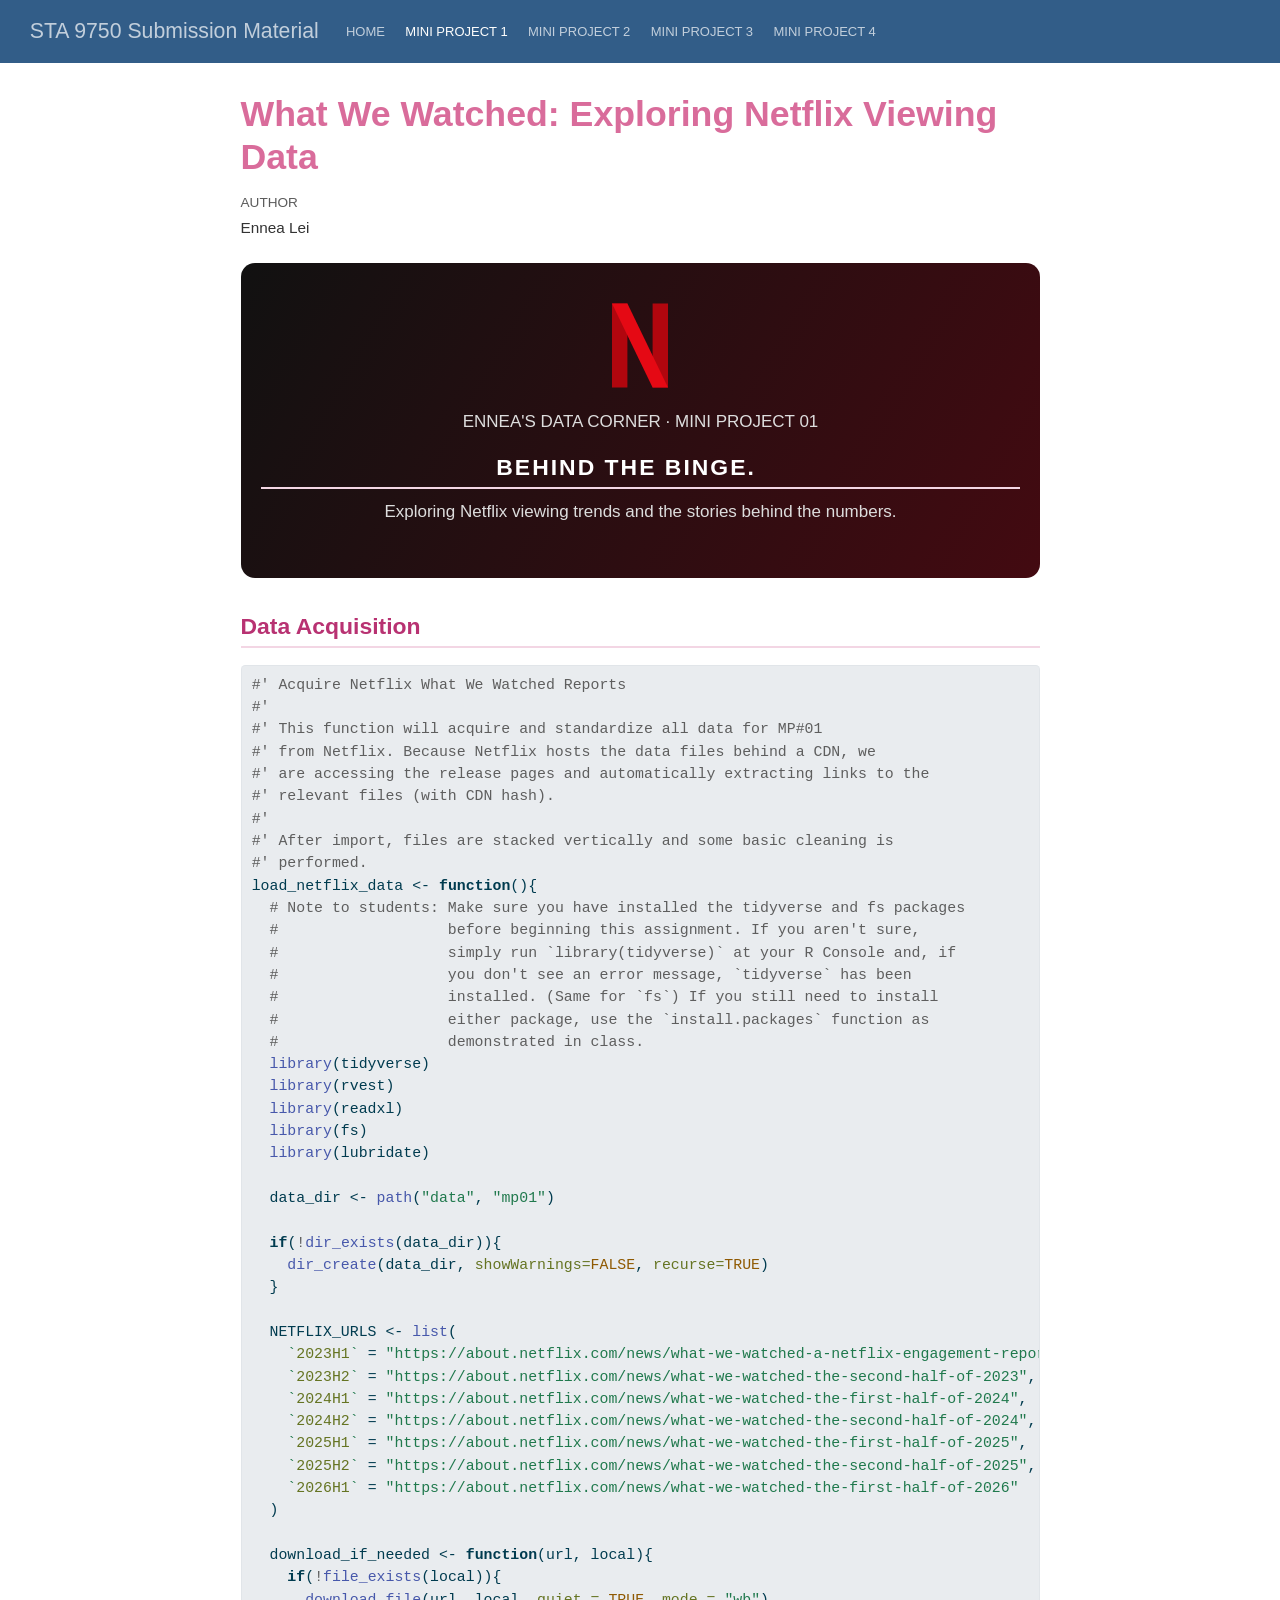
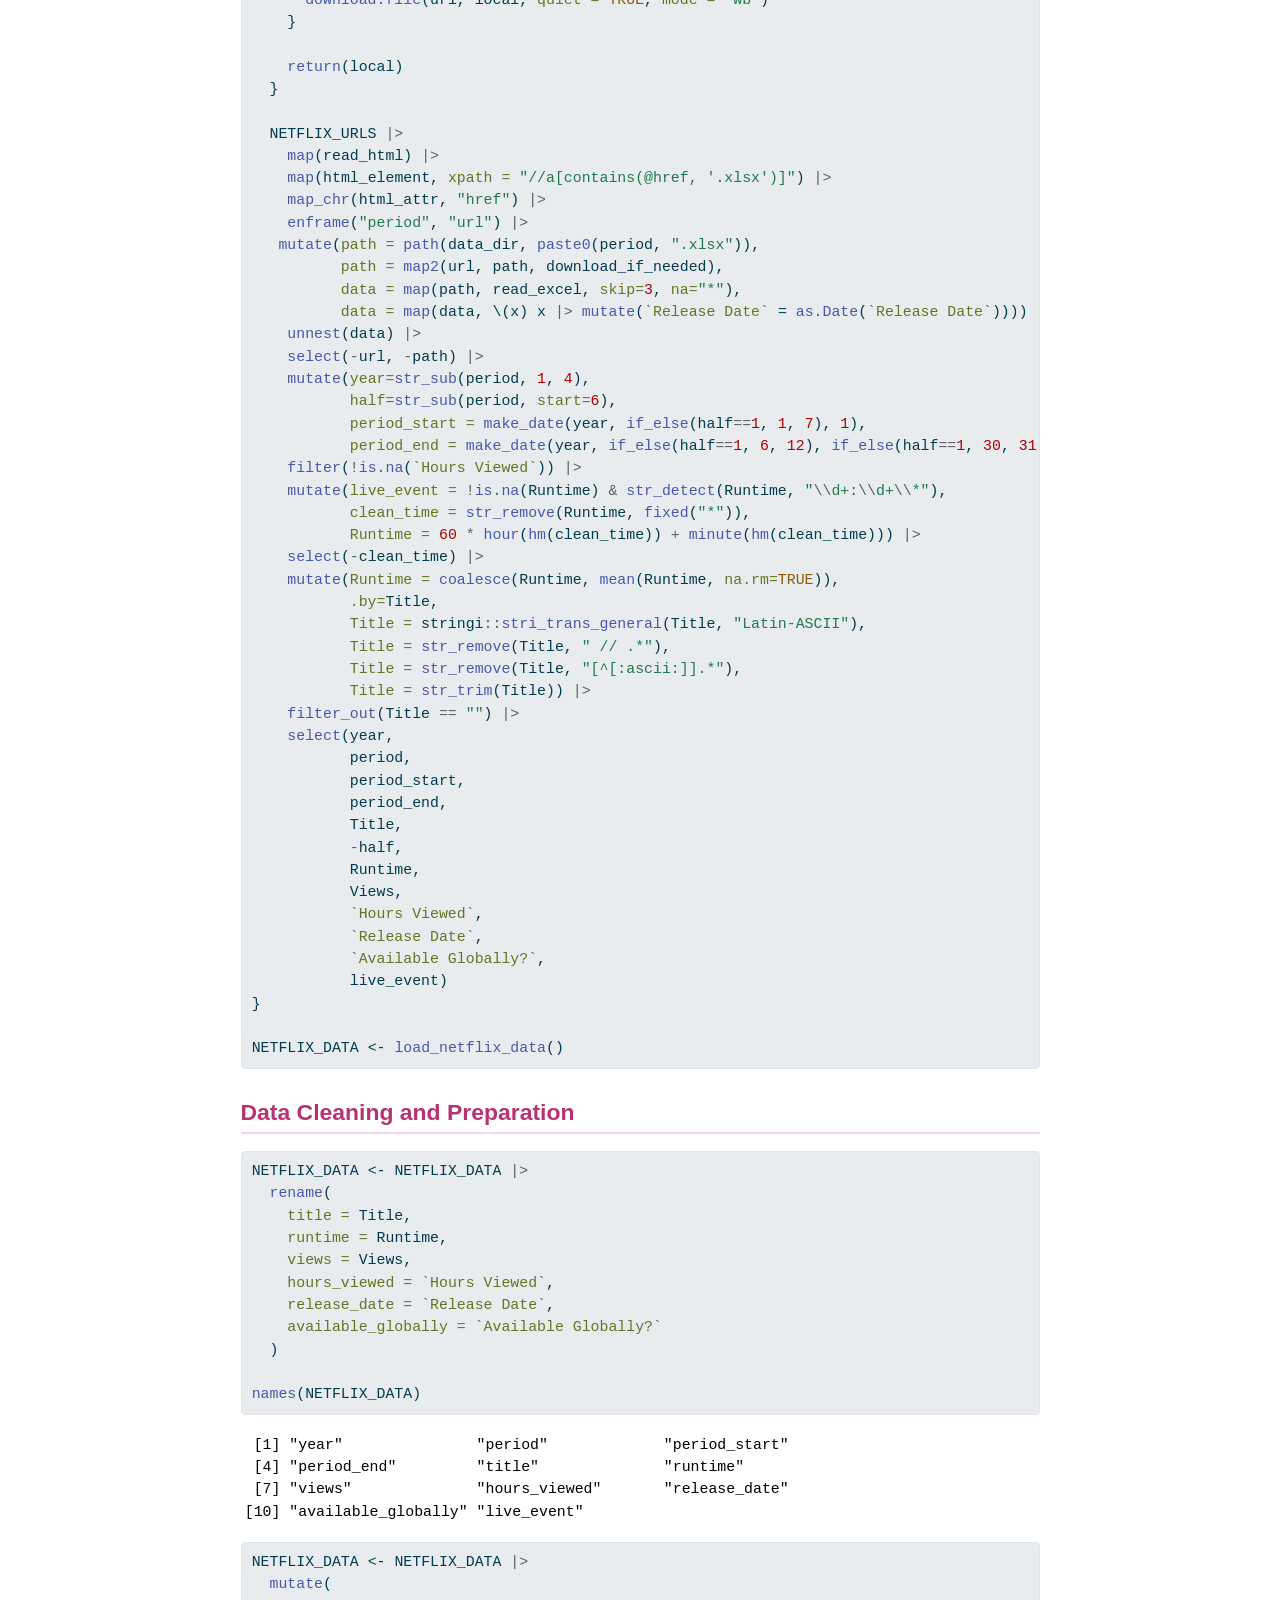
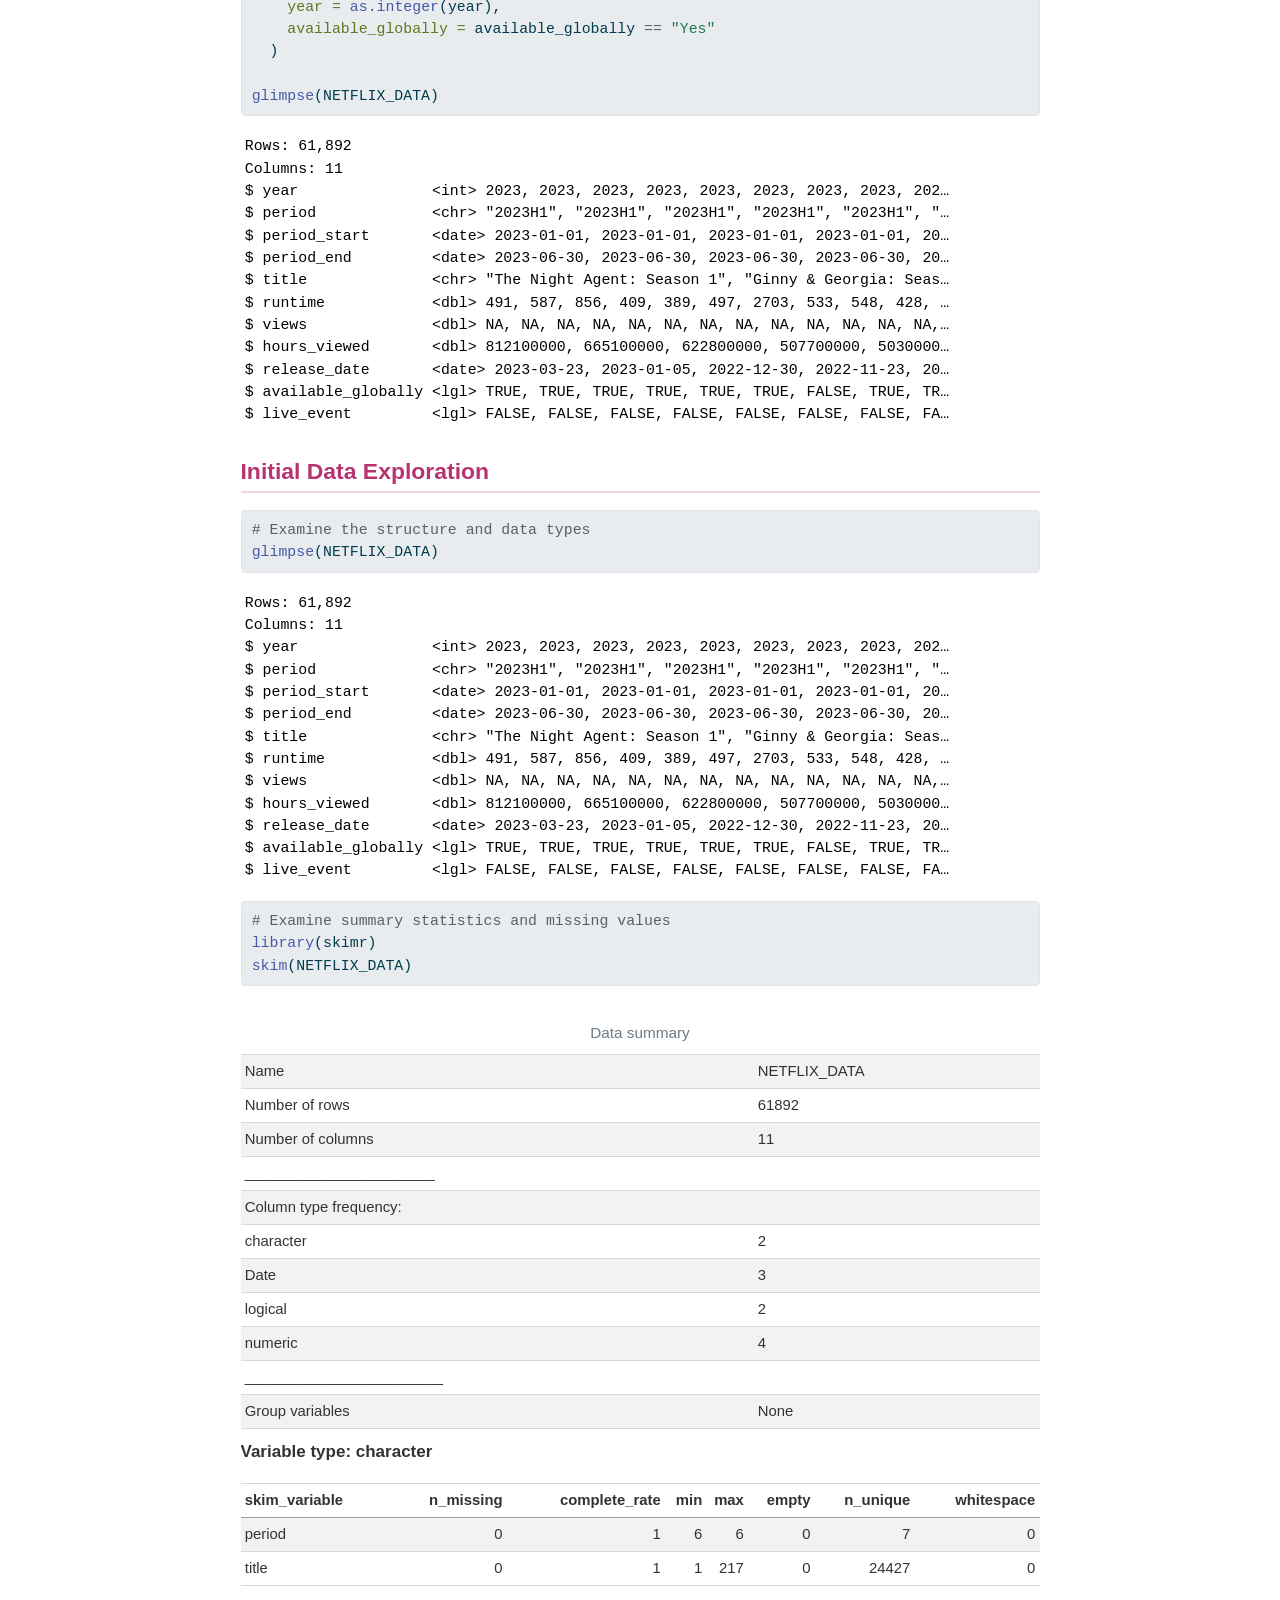
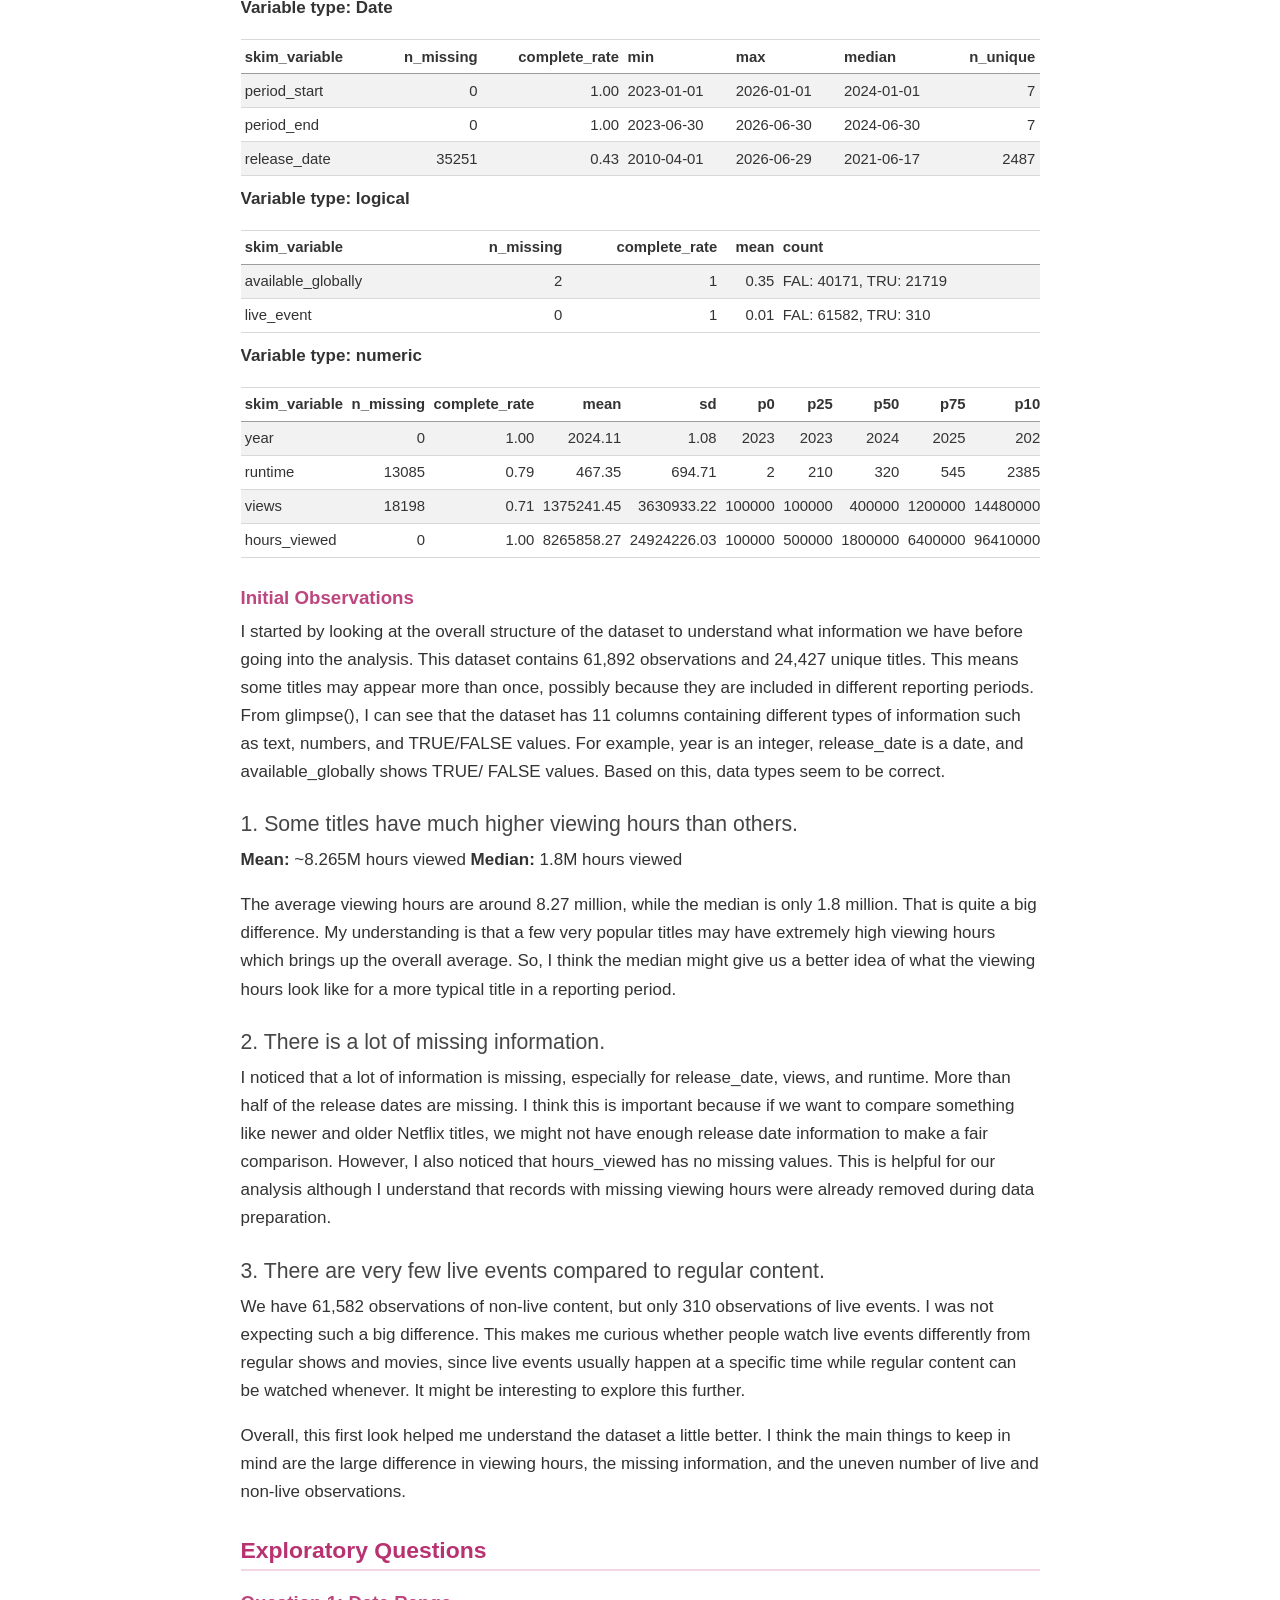
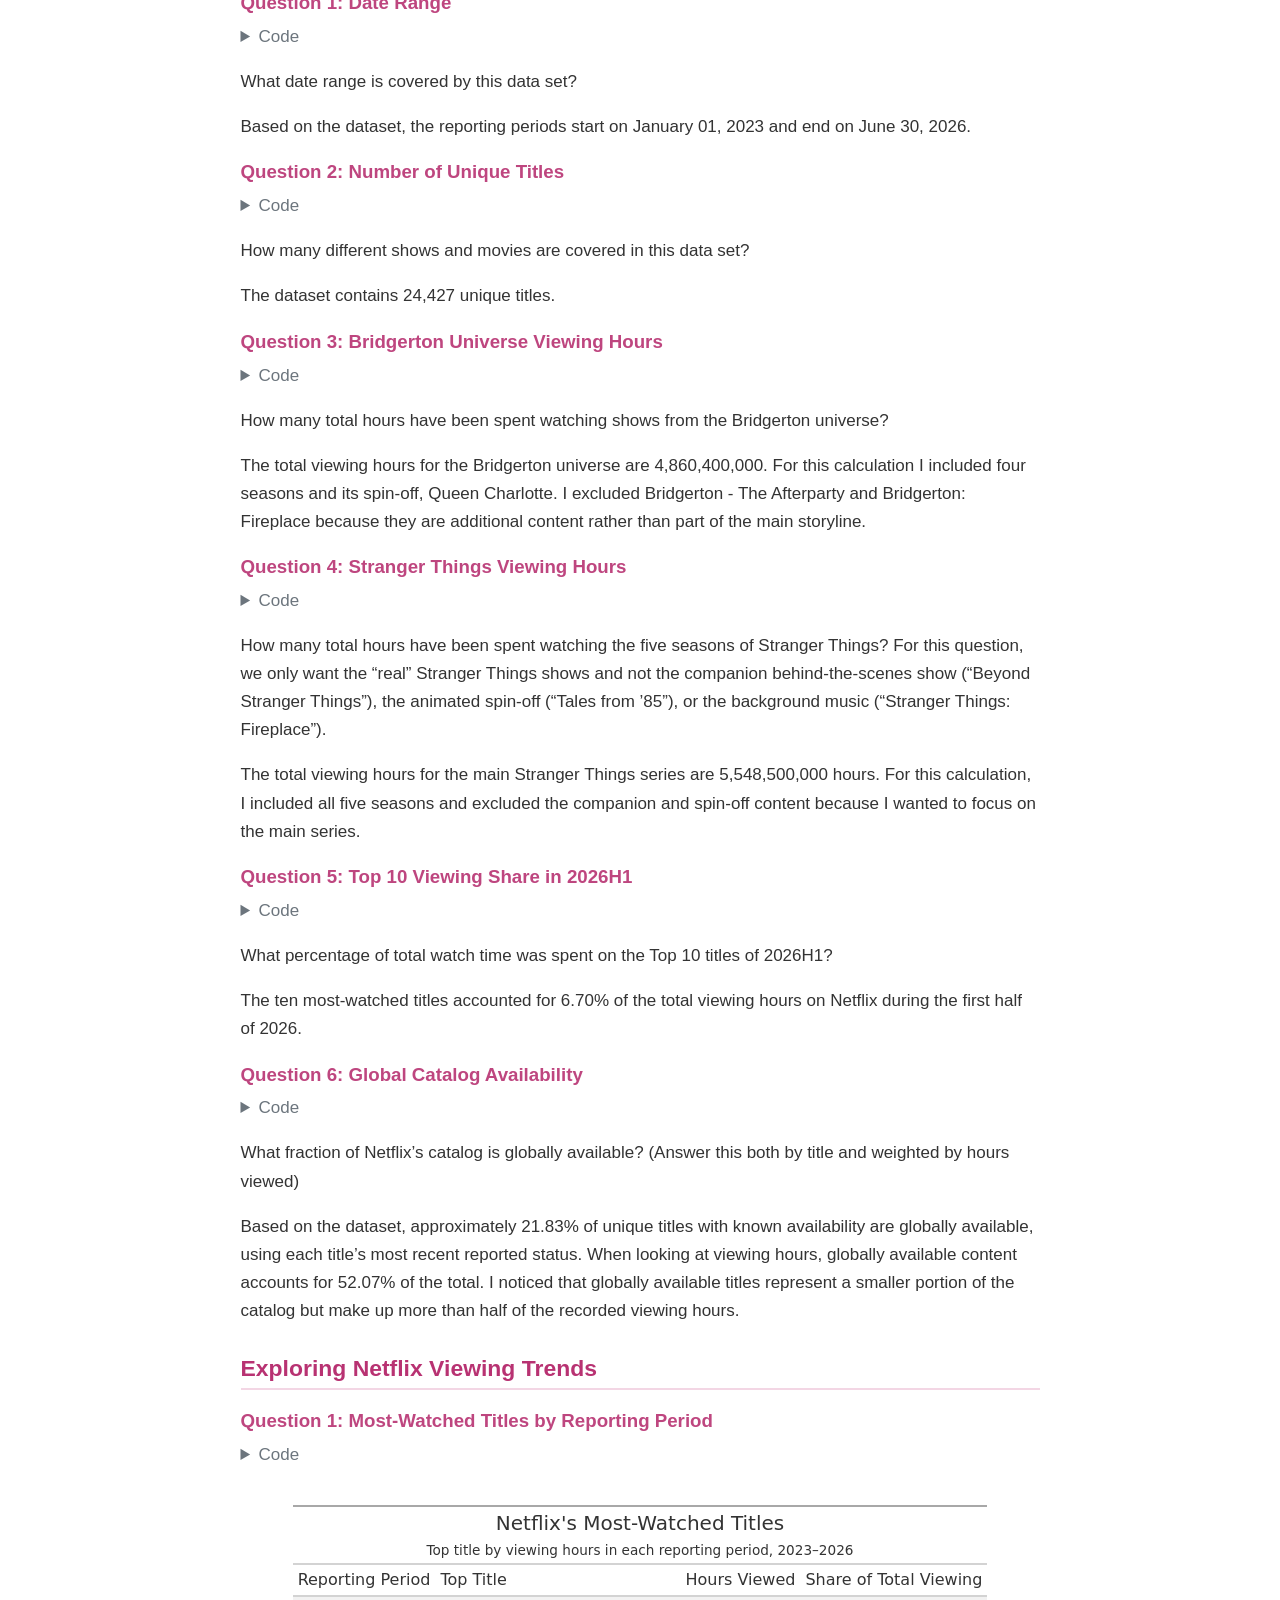
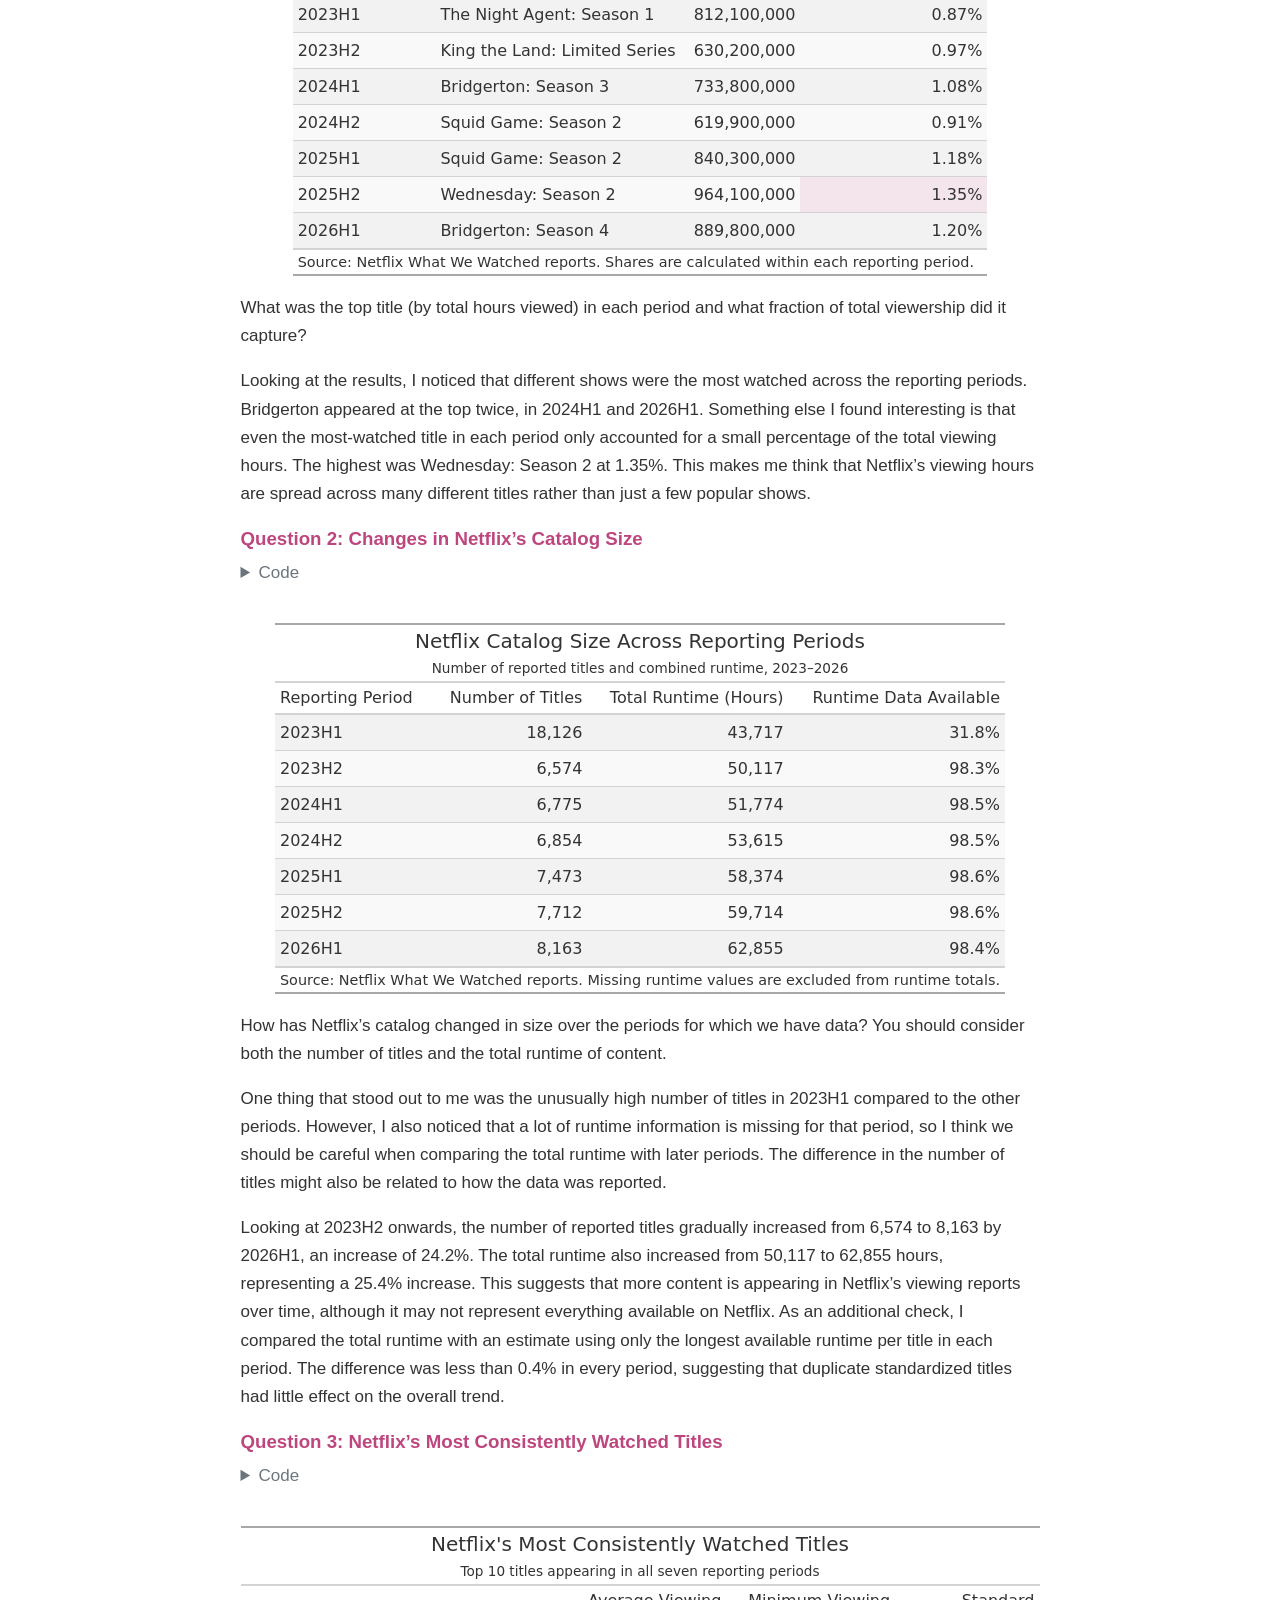
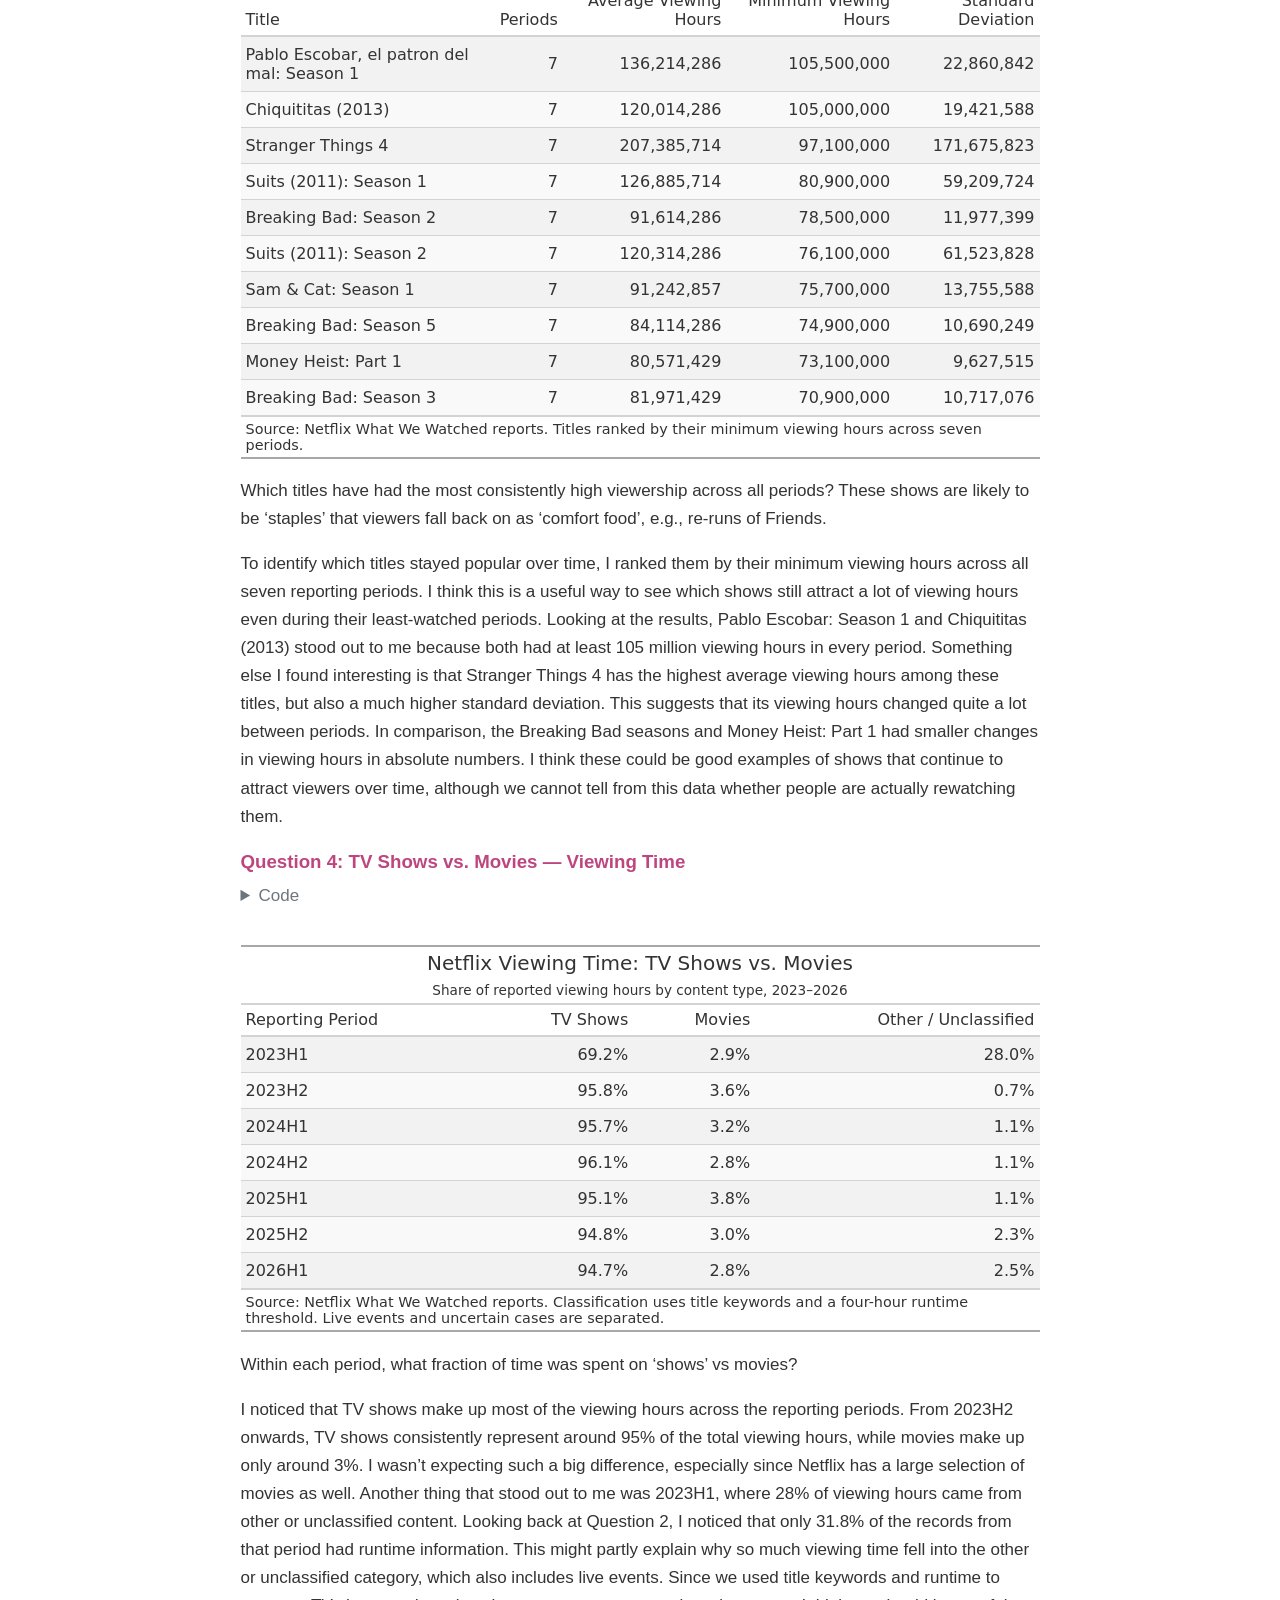
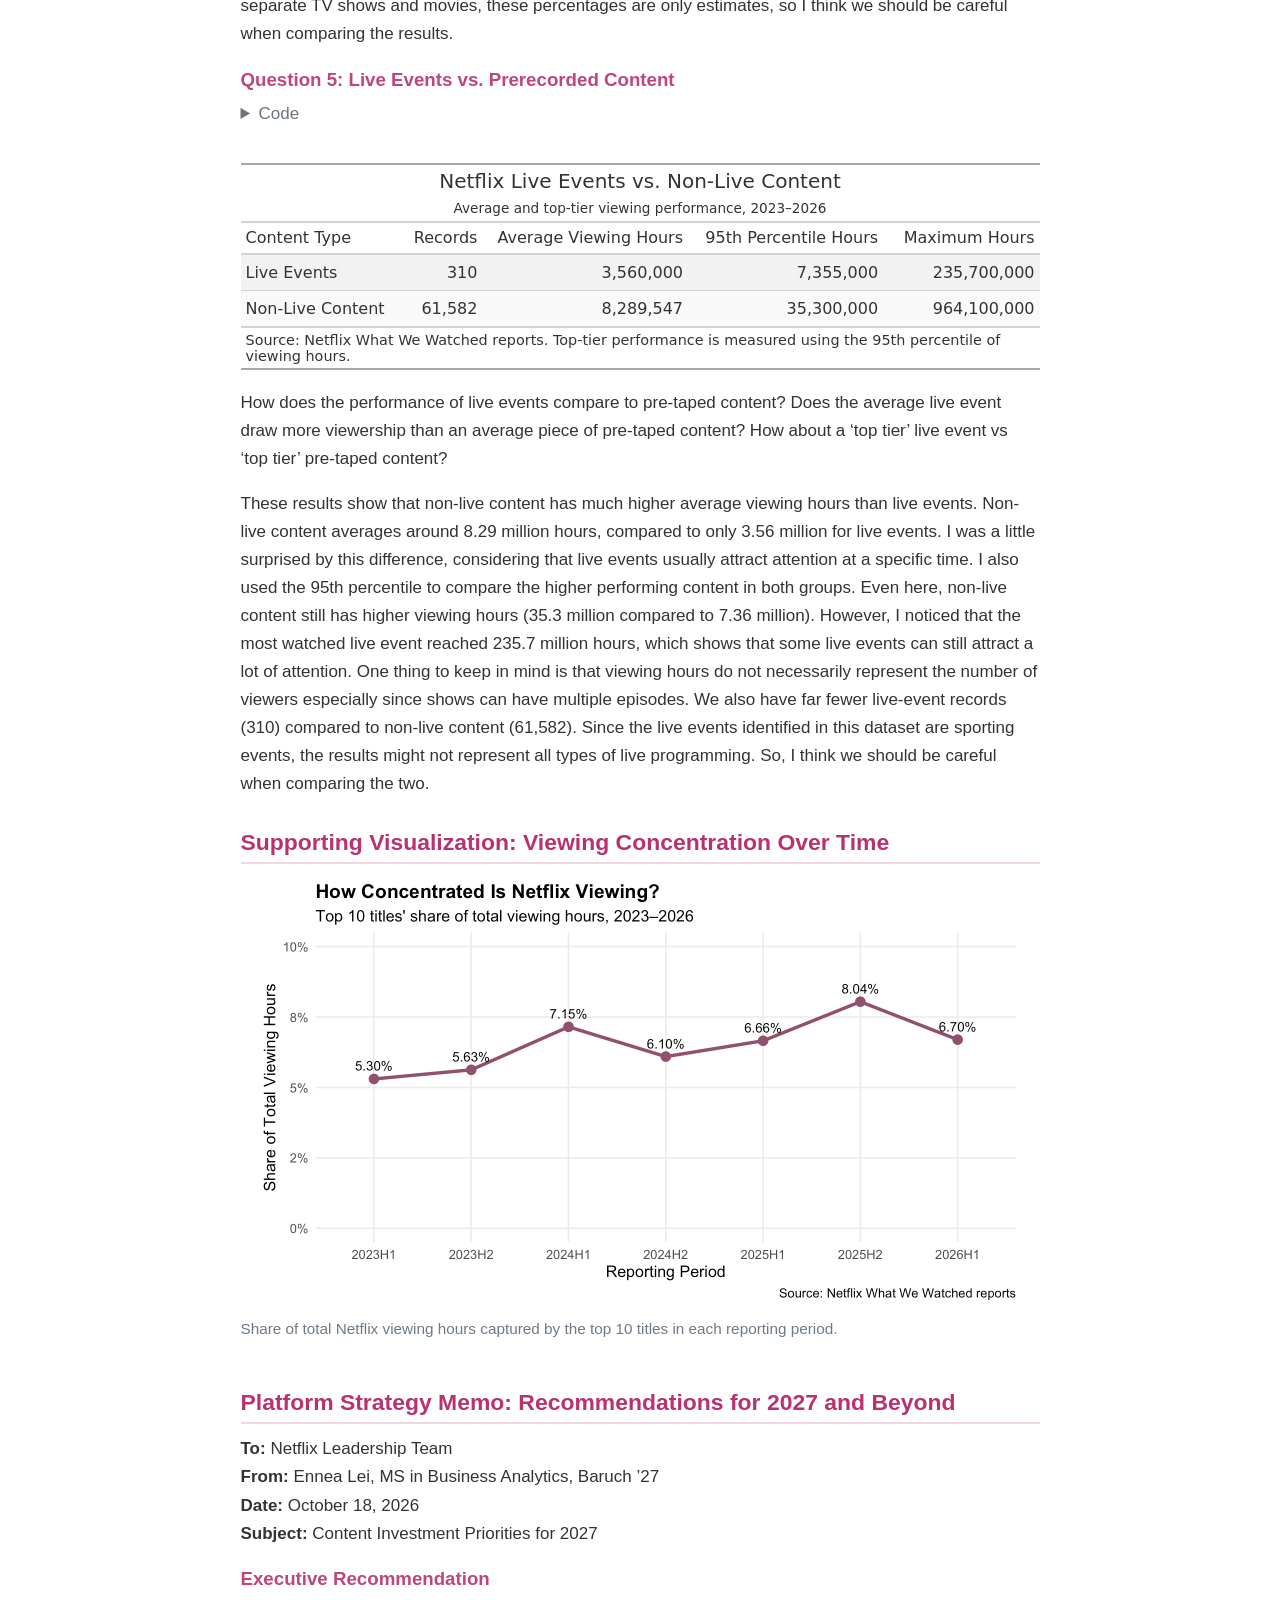
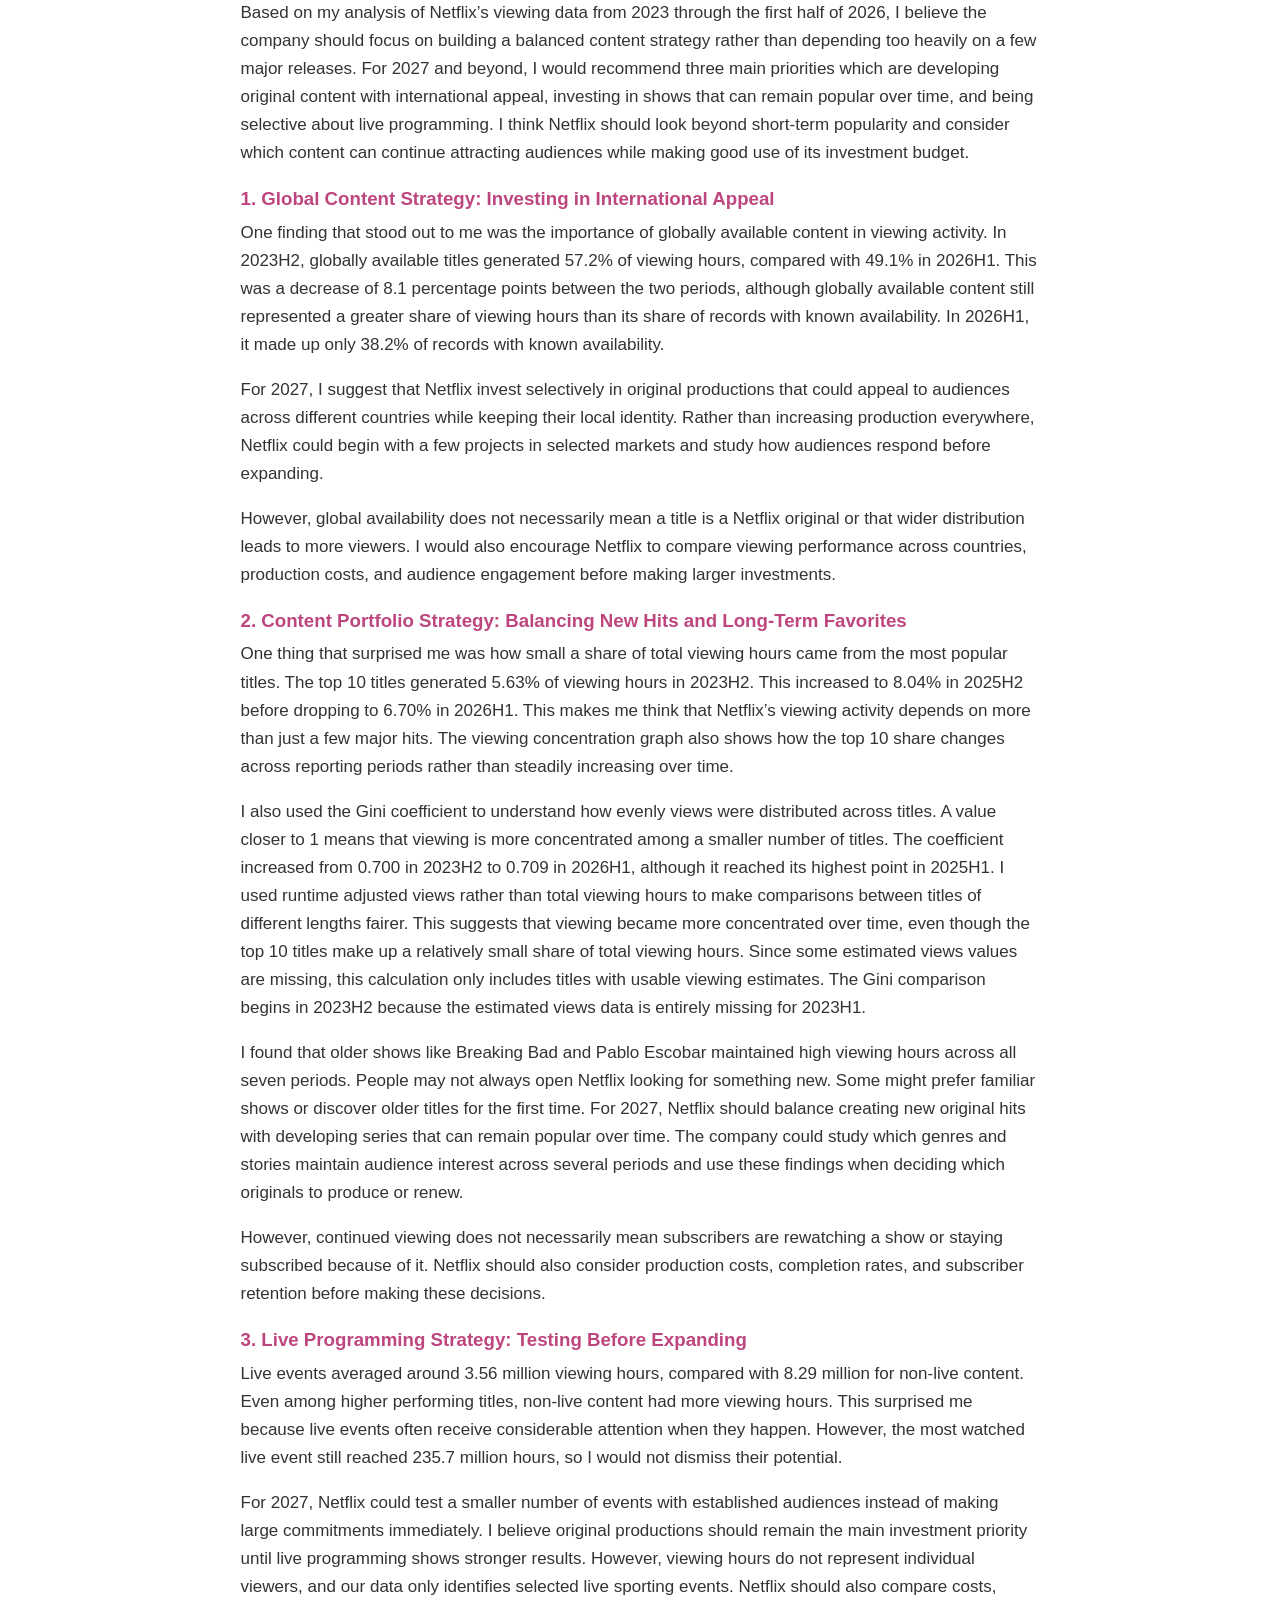
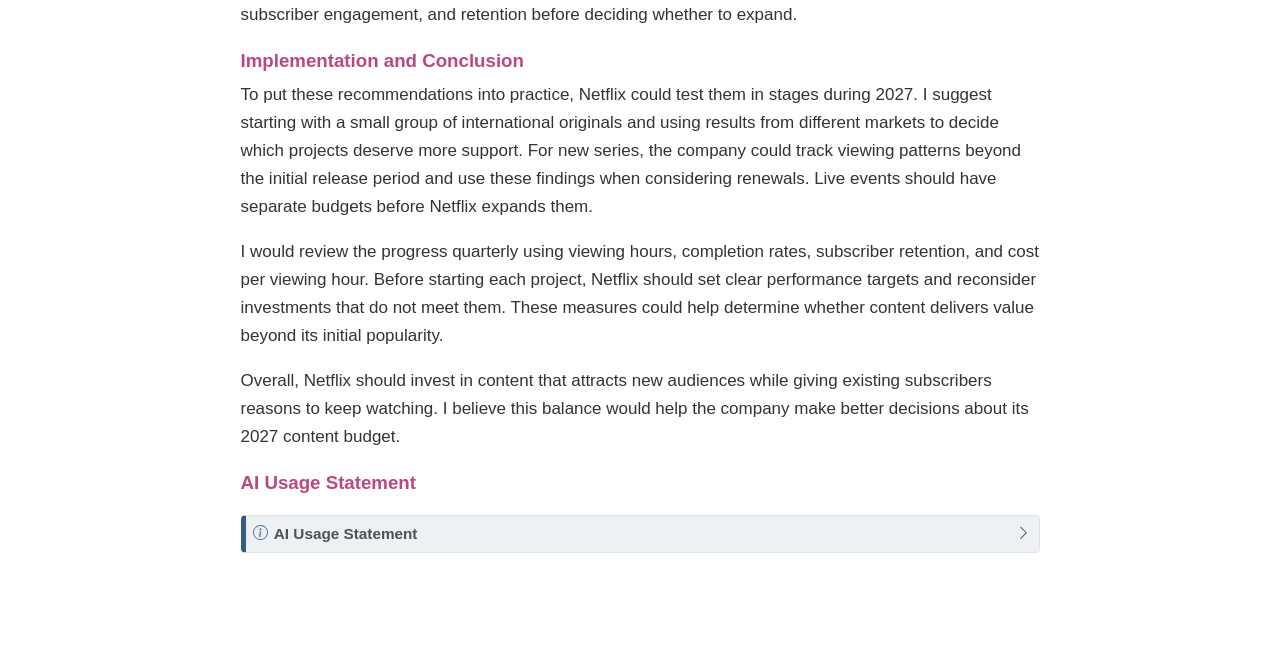
<file: docs/mp01.html>
<!DOCTYPE html>
<html xmlns="http://www.w3.org/1999/xhtml" lang="en" xml:lang="en"><head>

<meta charset="utf-8">
<meta name="generator" content="quarto-1.10.18">

<meta name="viewport" content="width=device-width, initial-scale=1.0, user-scalable=yes">

<meta name="author" content="Ennea Lei">

<title>What We Watched: Exploring Netflix Viewing Data – STA 9750 Submission Material</title>
<style>
/* Default styles provided by pandoc.
** See https://pandoc.org/MANUAL.html#variables-for-html for config info.
*/
span.smallcaps{font-variant: small-caps;}
div.columns{display: flex; gap: 1.5em;}
div.column{flex: auto;}
@media screen {
div.columns{gap: min(4vw, 1.5em);}
div.column{overflow-x: auto;}
}
div.hanging-indent{margin-left: 1.5em; text-indent: -1.5em;}
ul.task-list{list-style: none;}
ul.task-list li input[type="checkbox"] {
  width: 0.8em;
  margin: 0 0.8em 0.2em -1em; /* quarto-specific, see https://github.com/quarto-dev/quarto-cli/issues/4556 */ 
  vertical-align: middle;
}
/* CSS for syntax highlighting */
html { -webkit-text-size-adjust: 100%; }
pre > code.sourceCode { white-space: pre; position: relative; }
pre > code.sourceCode > span { display: inline-block; line-height: 1.25; }
pre > code.sourceCode > span:empty { height: 1.2em; }
.sourceCode { overflow: visible; }
code.sourceCode > span { color: inherit; text-decoration: inherit; }
div.sourceCode { margin: 1em 0; }
pre.sourceCode { margin: 0; }
@media screen {
div.sourceCode { overflow: auto; }
}
@media print {
pre > code.sourceCode { white-space: pre-wrap; }
pre > code.sourceCode > span { text-indent: -5em; padding-left: 5em; }
}
pre.numberSource code
  { counter-reset: source-line 0; }
pre.numberSource code > span
  { position: relative; left: -4em; counter-increment: source-line; }
pre.numberSource code > span > a:first-child::before
  { content: counter(source-line);
    position: relative; left: -1em; text-align: right; vertical-align: baseline;
    border: none; display: inline-block;
    -webkit-touch-callout: none; -webkit-user-select: none;
    -khtml-user-select: none; -moz-user-select: none;
    -ms-user-select: none; user-select: none;
    padding: 0 4px; width: 4em;
  }
pre.numberSource { margin-left: 3em;  padding-left: 4px; }
div.sourceCode
  {   }
@media screen {
pre > code.sourceCode > span > a:first-child::before { text-decoration: underline; }
}
</style>


<script src="site_libs/quarto-nav/quarto-nav.js"></script>
<script src="site_libs/quarto-nav/headroom.min.js"></script>
<script src="site_libs/clipboard/clipboard.min.js"></script>
<script src="site_libs/quarto-search/autocomplete.umd.js"></script>
<script src="site_libs/quarto-search/fuse.min.js"></script>
<script src="site_libs/quarto-search/quarto-search.js"></script>
<meta name="quarto:offset" content="./">
<script src="site_libs/quarto-html/quarto.js" type="module"></script>
<script src="site_libs/quarto-html/tabsets/tabsets.js" type="module"></script>
<script src="site_libs/quarto-html/popper.min.js"></script>
<script src="site_libs/quarto-html/tippy.umd.min.js"></script>
<script src="site_libs/quarto-html/anchor.min.js"></script>
<link href="site_libs/quarto-html/tippy.css" rel="stylesheet">
<link href="site_libs/quarto-html/quarto-syntax-highlighting-64a204ab8560d761af7679ceaba22944.css" rel="stylesheet" id="quarto-text-highlighting-styles">
<script src="site_libs/bootstrap/bootstrap.min.js"></script>
<link href="site_libs/bootstrap/bootstrap-icons.css" rel="stylesheet">
<link href="site_libs/bootstrap/bootstrap-ecffb29ab86c51f33a5c8b4be15da6e0.min.css" rel="stylesheet" append-hash="true" id="quarto-bootstrap" data-mode="light">
<script id="quarto-search-options" type="application/json">{
  "location": "navbar",
  "copy-button": false,
  "collapse-after": 3,
  "panel-placement": "end",
  "type": "overlay",
  "limit": 50,
  "keyboard-shortcut": [
    "f",
    "/",
    "s"
  ],
  "show-item-context": false,
  "language": {
    "search-no-results-text": "No results",
    "search-matching-documents-text": "matching documents",
    "search-copy-link-title": "Copy link to search",
    "search-hide-matches-text": "Hide additional matches",
    "search-more-match-text": "more match in this document",
    "search-more-matches-text": "more matches in this document",
    "search-clear-button-title": "Clear",
    "search-text-placeholder": "",
    "search-detached-cancel-button-title": "Cancel",
    "search-submit-button-title": "Submit",
    "search-label": "Search"
  }
}</script>


<link rel="stylesheet" href="styles.css">
</head>

<body class="nav-fixed fullcontent quarto-light">

<div id="quarto-search-results"></div>
  <header id="quarto-header" class="headroom fixed-top">
    <nav class="navbar navbar-expand-lg " data-bs-theme="dark">
      <div class="navbar-container container-fluid">
      <div class="navbar-brand-container mx-auto">
    <a class="navbar-brand" href="./index.html">
    <span class="navbar-title">STA 9750 Submission Material</span>
    </a>
  </div>
          <button class="navbar-toggler" type="button" data-bs-toggle="collapse" data-bs-target="#navbarCollapse" aria-controls="navbarCollapse" role="menu" aria-expanded="false" aria-label="Toggle navigation" onclick="if (window.quartoToggleHeadroom) { window.quartoToggleHeadroom(); }">
  <span class="navbar-toggler-icon"></span>
</button>
          <div class="collapse navbar-collapse" id="navbarCollapse">
            <ul class="navbar-nav navbar-nav-scroll me-auto">
  <li class="nav-item">
    <a class="nav-link" href="./index.html"> 
<span class="menu-text">Home</span></a>
  </li>  
  <li class="nav-item">
    <a class="nav-link active" href="./mp01.html" aria-current="page"> 
<span class="menu-text">Mini Project 1</span></a>
  </li>  
  <li class="nav-item">
    <a class="nav-link" href="./mp02.html"> 
<span class="menu-text">Mini Project 2</span></a>
  </li>  
  <li class="nav-item">
    <a class="nav-link" href="./mp03.html"> 
<span class="menu-text">Mini Project 3</span></a>
  </li>  
  <li class="nav-item">
    <a class="nav-link" href="./mp04.html"> 
<span class="menu-text">Mini Project 4</span></a>
  </li>  
</ul>
          </div> <!-- /navcollapse -->
            <div class="quarto-navbar-tools">
</div>
      </div> <!-- /container-fluid -->
    </nav>
</header>
<!-- content -->
<div id="quarto-content" class="quarto-container page-columns page-rows-contents page-layout-article page-navbar">
<!-- sidebar -->
<!-- margin-sidebar -->
    
<!-- main -->
<main class="content" id="quarto-document-content">

<header id="title-block-header" class="quarto-title-block default">
<div class="quarto-title">
<h1 class="title">What We Watched: Exploring Netflix Viewing Data</h1>
</div>



<div class="quarto-title-meta">

    <div>
    <div class="quarto-title-meta-heading">Author</div>
    <div class="quarto-title-meta-contents">
             <p>Ennea Lei </p>
          </div>
  </div>
    
  
    
  </div>
  


</header>


<style>
.netflix-hero {
  background: linear-gradient(120deg, #111111, #430a11);
  color: white;
  text-align: center;
  padding: 35px 20px;
  border-radius: 14px;
  margin: 22px 0 35px;
  overflow: hidden;
}

.netflix-n {
  width: 70px;
  height: 95px;
  margin-bottom: 15px;
  animation: netflix-reveal 1.3s ease-out both;
}

.netflix-hero h2 {
  color: white;
  font-weight: 800;
  letter-spacing: 2px;
  margin: 10px 0;
  animation: netflix-reveal 1s ease-out .6s both;
}

.netflix-hero p {
  color: #ddd;
  animation: netflix-reveal 1s ease-out 1s both;
}

@keyframes netflix-reveal {
  from {
    opacity: 0;
    transform: scale(.7) translateY(15px);
  }
  to {
    opacity: 1;
    transform: scale(1) translateY(0);
  }
}

@media (prefers-reduced-motion: reduce), print {
  .netflix-hero * { animation: none !important; }
}
</style>

<div class="netflix-hero">
  <svg class="netflix-n" viewbox="0 0 100 130" role="img" aria-label="Red letter N">
    <path d="M10 5 H32 V125 H10 Z" fill="#B1060E"></path>
    <path d="M68 5 H90 V125 H68 Z" fill="#B1060E"></path>
    <path d="M10 5 H32 L90 125 H68 Z" fill="#E50914"></path>
  </svg>
  <p>ENNEA'S DATA CORNER · MINI PROJECT 01</p>
  <h2 class="anchored">BEHIND THE BINGE.</h2>
  <p>Exploring Netflix viewing trends and the stories behind the numbers.</p>
</div>
<section id="data-acquisition" class="level2">
<h2 class="anchored" data-anchor-id="data-acquisition">Data Acquisition</h2>
<div class="cell">
<div class="code-copy-outer-scaffold"><div class="sourceCode cell-code" id="cb1"><pre class="sourceCode r code-with-copy"><code class="sourceCode r"><span id="cb1-1"><a href="#cb1-1" aria-hidden="true" tabindex="-1"></a><span class="co">#' Acquire Netflix What We Watched Reports</span></span>
<span id="cb1-2"><a href="#cb1-2" aria-hidden="true" tabindex="-1"></a><span class="co">#' </span></span>
<span id="cb1-3"><a href="#cb1-3" aria-hidden="true" tabindex="-1"></a><span class="co">#' This function will acquire and standardize all data for MP#01</span></span>
<span id="cb1-4"><a href="#cb1-4" aria-hidden="true" tabindex="-1"></a><span class="co">#' from Netflix. Because Netflix hosts the data files behind a CDN, we</span></span>
<span id="cb1-5"><a href="#cb1-5" aria-hidden="true" tabindex="-1"></a><span class="co">#' are accessing the release pages and automatically extracting links to the</span></span>
<span id="cb1-6"><a href="#cb1-6" aria-hidden="true" tabindex="-1"></a><span class="co">#' relevant files (with CDN hash). </span></span>
<span id="cb1-7"><a href="#cb1-7" aria-hidden="true" tabindex="-1"></a><span class="co">#' </span></span>
<span id="cb1-8"><a href="#cb1-8" aria-hidden="true" tabindex="-1"></a><span class="co">#' After import, files are stacked vertically and some basic cleaning is</span></span>
<span id="cb1-9"><a href="#cb1-9" aria-hidden="true" tabindex="-1"></a><span class="co">#' performed. </span></span>
<span id="cb1-10"><a href="#cb1-10" aria-hidden="true" tabindex="-1"></a>load_netflix_data <span class="ot">&lt;-</span> <span class="cf">function</span>(){</span>
<span id="cb1-11"><a href="#cb1-11" aria-hidden="true" tabindex="-1"></a>  <span class="co"># Note to students: Make sure you have installed the tidyverse and fs packages</span></span>
<span id="cb1-12"><a href="#cb1-12" aria-hidden="true" tabindex="-1"></a>  <span class="co">#                   before beginning this assignment. If you aren't sure,</span></span>
<span id="cb1-13"><a href="#cb1-13" aria-hidden="true" tabindex="-1"></a>  <span class="co">#                   simply run `library(tidyverse)` at your R Console and, if</span></span>
<span id="cb1-14"><a href="#cb1-14" aria-hidden="true" tabindex="-1"></a>  <span class="co">#                   you don't see an error message, `tidyverse` has been </span></span>
<span id="cb1-15"><a href="#cb1-15" aria-hidden="true" tabindex="-1"></a>  <span class="co">#                   installed. (Same for `fs`) If you still need to install</span></span>
<span id="cb1-16"><a href="#cb1-16" aria-hidden="true" tabindex="-1"></a>  <span class="co">#                   either package, use the `install.packages` function as </span></span>
<span id="cb1-17"><a href="#cb1-17" aria-hidden="true" tabindex="-1"></a>  <span class="co">#                   demonstrated in class.</span></span>
<span id="cb1-18"><a href="#cb1-18" aria-hidden="true" tabindex="-1"></a>  <span class="fu">library</span>(tidyverse)</span>
<span id="cb1-19"><a href="#cb1-19" aria-hidden="true" tabindex="-1"></a>  <span class="fu">library</span>(rvest)</span>
<span id="cb1-20"><a href="#cb1-20" aria-hidden="true" tabindex="-1"></a>  <span class="fu">library</span>(readxl)</span>
<span id="cb1-21"><a href="#cb1-21" aria-hidden="true" tabindex="-1"></a>  <span class="fu">library</span>(fs)</span>
<span id="cb1-22"><a href="#cb1-22" aria-hidden="true" tabindex="-1"></a>  <span class="fu">library</span>(lubridate)</span>
<span id="cb1-23"><a href="#cb1-23" aria-hidden="true" tabindex="-1"></a>  </span>
<span id="cb1-24"><a href="#cb1-24" aria-hidden="true" tabindex="-1"></a>  data_dir <span class="ot">&lt;-</span> <span class="fu">path</span>(<span class="st">"data"</span>, <span class="st">"mp01"</span>)</span>
<span id="cb1-25"><a href="#cb1-25" aria-hidden="true" tabindex="-1"></a>    </span>
<span id="cb1-26"><a href="#cb1-26" aria-hidden="true" tabindex="-1"></a>  <span class="cf">if</span>(<span class="sc">!</span><span class="fu">dir_exists</span>(data_dir)){</span>
<span id="cb1-27"><a href="#cb1-27" aria-hidden="true" tabindex="-1"></a>    <span class="fu">dir_create</span>(data_dir, <span class="at">showWarnings=</span><span class="cn">FALSE</span>, <span class="at">recurse=</span><span class="cn">TRUE</span>)</span>
<span id="cb1-28"><a href="#cb1-28" aria-hidden="true" tabindex="-1"></a>  }</span>
<span id="cb1-29"><a href="#cb1-29" aria-hidden="true" tabindex="-1"></a>  </span>
<span id="cb1-30"><a href="#cb1-30" aria-hidden="true" tabindex="-1"></a>  NETFLIX_URLS <span class="ot">&lt;-</span> <span class="fu">list</span>(</span>
<span id="cb1-31"><a href="#cb1-31" aria-hidden="true" tabindex="-1"></a>    <span class="st">`</span><span class="at">2023H1</span><span class="st">`</span> <span class="ot">=</span> <span class="st">"https://about.netflix.com/news/what-we-watched-a-netflix-engagement-report"</span>,</span>
<span id="cb1-32"><a href="#cb1-32" aria-hidden="true" tabindex="-1"></a>    <span class="st">`</span><span class="at">2023H2</span><span class="st">`</span> <span class="ot">=</span> <span class="st">"https://about.netflix.com/news/what-we-watched-the-second-half-of-2023"</span>,</span>
<span id="cb1-33"><a href="#cb1-33" aria-hidden="true" tabindex="-1"></a>    <span class="st">`</span><span class="at">2024H1</span><span class="st">`</span> <span class="ot">=</span> <span class="st">"https://about.netflix.com/news/what-we-watched-the-first-half-of-2024"</span>,</span>
<span id="cb1-34"><a href="#cb1-34" aria-hidden="true" tabindex="-1"></a>    <span class="st">`</span><span class="at">2024H2</span><span class="st">`</span> <span class="ot">=</span> <span class="st">"https://about.netflix.com/news/what-we-watched-the-second-half-of-2024"</span>,</span>
<span id="cb1-35"><a href="#cb1-35" aria-hidden="true" tabindex="-1"></a>    <span class="st">`</span><span class="at">2025H1</span><span class="st">`</span> <span class="ot">=</span> <span class="st">"https://about.netflix.com/news/what-we-watched-the-first-half-of-2025"</span>,</span>
<span id="cb1-36"><a href="#cb1-36" aria-hidden="true" tabindex="-1"></a>    <span class="st">`</span><span class="at">2025H2</span><span class="st">`</span> <span class="ot">=</span> <span class="st">"https://about.netflix.com/news/what-we-watched-the-second-half-of-2025"</span>,</span>
<span id="cb1-37"><a href="#cb1-37" aria-hidden="true" tabindex="-1"></a>    <span class="st">`</span><span class="at">2026H1</span><span class="st">`</span> <span class="ot">=</span> <span class="st">"https://about.netflix.com/news/what-we-watched-the-first-half-of-2026"</span></span>
<span id="cb1-38"><a href="#cb1-38" aria-hidden="true" tabindex="-1"></a>  )</span>
<span id="cb1-39"><a href="#cb1-39" aria-hidden="true" tabindex="-1"></a>  </span>
<span id="cb1-40"><a href="#cb1-40" aria-hidden="true" tabindex="-1"></a>  download_if_needed <span class="ot">&lt;-</span> <span class="cf">function</span>(url, local){</span>
<span id="cb1-41"><a href="#cb1-41" aria-hidden="true" tabindex="-1"></a>    <span class="cf">if</span>(<span class="sc">!</span><span class="fu">file_exists</span>(local)){</span>
<span id="cb1-42"><a href="#cb1-42" aria-hidden="true" tabindex="-1"></a>      <span class="fu">download.file</span>(url, local, <span class="at">quiet =</span> <span class="cn">TRUE</span>, <span class="at">mode =</span> <span class="st">"wb"</span>)</span>
<span id="cb1-43"><a href="#cb1-43" aria-hidden="true" tabindex="-1"></a>    }</span>
<span id="cb1-44"><a href="#cb1-44" aria-hidden="true" tabindex="-1"></a>    </span>
<span id="cb1-45"><a href="#cb1-45" aria-hidden="true" tabindex="-1"></a>    <span class="fu">return</span>(local)</span>
<span id="cb1-46"><a href="#cb1-46" aria-hidden="true" tabindex="-1"></a>  }</span>
<span id="cb1-47"><a href="#cb1-47" aria-hidden="true" tabindex="-1"></a>    </span>
<span id="cb1-48"><a href="#cb1-48" aria-hidden="true" tabindex="-1"></a>  NETFLIX_URLS <span class="sc">|&gt;</span> </span>
<span id="cb1-49"><a href="#cb1-49" aria-hidden="true" tabindex="-1"></a>    <span class="fu">map</span>(read_html) <span class="sc">|&gt;</span> </span>
<span id="cb1-50"><a href="#cb1-50" aria-hidden="true" tabindex="-1"></a>    <span class="fu">map</span>(html_element, <span class="at">xpath =</span> <span class="st">"//a[contains(@href, '.xlsx')]"</span>) <span class="sc">|&gt;</span> </span>
<span id="cb1-51"><a href="#cb1-51" aria-hidden="true" tabindex="-1"></a>    <span class="fu">map_chr</span>(html_attr, <span class="st">"href"</span>) <span class="sc">|&gt;</span> </span>
<span id="cb1-52"><a href="#cb1-52" aria-hidden="true" tabindex="-1"></a>    <span class="fu">enframe</span>(<span class="st">"period"</span>, <span class="st">"url"</span>) <span class="sc">|&gt;</span> </span>
<span id="cb1-53"><a href="#cb1-53" aria-hidden="true" tabindex="-1"></a>   <span class="fu">mutate</span>(<span class="at">path =</span> <span class="fu">path</span>(data_dir, <span class="fu">paste0</span>(period, <span class="st">".xlsx"</span>)), </span>
<span id="cb1-54"><a href="#cb1-54" aria-hidden="true" tabindex="-1"></a>          <span class="at">path =</span> <span class="fu">map2</span>(url, path, download_if_needed), </span>
<span id="cb1-55"><a href="#cb1-55" aria-hidden="true" tabindex="-1"></a>          <span class="at">data =</span> <span class="fu">map</span>(path, read_excel, <span class="at">skip=</span><span class="dv">3</span>, <span class="at">na=</span><span class="st">"*"</span>), </span>
<span id="cb1-56"><a href="#cb1-56" aria-hidden="true" tabindex="-1"></a>          <span class="at">data =</span> <span class="fu">map</span>(data, \(x) x <span class="sc">|&gt;</span> <span class="fu">mutate</span>(<span class="st">`</span><span class="at">Release Date</span><span class="st">`</span> <span class="ot">=</span> <span class="fu">as.Date</span>(<span class="st">`</span><span class="at">Release Date</span><span class="st">`</span>)))) <span class="sc">|&gt;</span></span>
<span id="cb1-57"><a href="#cb1-57" aria-hidden="true" tabindex="-1"></a>    <span class="fu">unnest</span>(data) <span class="sc">|&gt;</span> </span>
<span id="cb1-58"><a href="#cb1-58" aria-hidden="true" tabindex="-1"></a>    <span class="fu">select</span>(<span class="sc">-</span>url, <span class="sc">-</span>path) <span class="sc">|&gt;</span> </span>
<span id="cb1-59"><a href="#cb1-59" aria-hidden="true" tabindex="-1"></a>    <span class="fu">mutate</span>(<span class="at">year=</span><span class="fu">str_sub</span>(period, <span class="dv">1</span>, <span class="dv">4</span>), </span>
<span id="cb1-60"><a href="#cb1-60" aria-hidden="true" tabindex="-1"></a>           <span class="at">half=</span><span class="fu">str_sub</span>(period, <span class="at">start=</span><span class="dv">6</span>), </span>
<span id="cb1-61"><a href="#cb1-61" aria-hidden="true" tabindex="-1"></a>           <span class="at">period_start =</span> <span class="fu">make_date</span>(year, <span class="fu">if_else</span>(half<span class="sc">==</span><span class="dv">1</span>, <span class="dv">1</span>, <span class="dv">7</span>), <span class="dv">1</span>), </span>
<span id="cb1-62"><a href="#cb1-62" aria-hidden="true" tabindex="-1"></a>           <span class="at">period_end =</span> <span class="fu">make_date</span>(year, <span class="fu">if_else</span>(half<span class="sc">==</span><span class="dv">1</span>, <span class="dv">6</span>, <span class="dv">12</span>), <span class="fu">if_else</span>(half<span class="sc">==</span><span class="dv">1</span>, <span class="dv">30</span>, <span class="dv">31</span>))) <span class="sc">|&gt;</span> </span>
<span id="cb1-63"><a href="#cb1-63" aria-hidden="true" tabindex="-1"></a>    <span class="fu">filter</span>(<span class="sc">!</span><span class="fu">is.na</span>(<span class="st">`</span><span class="at">Hours Viewed</span><span class="st">`</span>)) <span class="sc">|&gt;</span> </span>
<span id="cb1-64"><a href="#cb1-64" aria-hidden="true" tabindex="-1"></a>    <span class="fu">mutate</span>(<span class="at">live_event =</span> <span class="sc">!</span><span class="fu">is.na</span>(Runtime) <span class="sc">&amp;</span> <span class="fu">str_detect</span>(Runtime, <span class="st">"</span><span class="sc">\\</span><span class="st">d+:</span><span class="sc">\\</span><span class="st">d+</span><span class="sc">\\</span><span class="st">*"</span>), </span>
<span id="cb1-65"><a href="#cb1-65" aria-hidden="true" tabindex="-1"></a>           <span class="at">clean_time =</span> <span class="fu">str_remove</span>(Runtime, <span class="fu">fixed</span>(<span class="st">"*"</span>)),</span>
<span id="cb1-66"><a href="#cb1-66" aria-hidden="true" tabindex="-1"></a>           <span class="at">Runtime =</span> <span class="dv">60</span> <span class="sc">*</span> <span class="fu">hour</span>(<span class="fu">hm</span>(clean_time)) <span class="sc">+</span> <span class="fu">minute</span>(<span class="fu">hm</span>(clean_time))) <span class="sc">|&gt;</span></span>
<span id="cb1-67"><a href="#cb1-67" aria-hidden="true" tabindex="-1"></a>    <span class="fu">select</span>(<span class="sc">-</span>clean_time) <span class="sc">|&gt;</span></span>
<span id="cb1-68"><a href="#cb1-68" aria-hidden="true" tabindex="-1"></a>    <span class="fu">mutate</span>(<span class="at">Runtime =</span> <span class="fu">coalesce</span>(Runtime, <span class="fu">mean</span>(Runtime, <span class="at">na.rm=</span><span class="cn">TRUE</span>)), </span>
<span id="cb1-69"><a href="#cb1-69" aria-hidden="true" tabindex="-1"></a>           <span class="at">.by=</span>Title, </span>
<span id="cb1-70"><a href="#cb1-70" aria-hidden="true" tabindex="-1"></a>           <span class="at">Title =</span> stringi<span class="sc">::</span><span class="fu">stri_trans_general</span>(Title, <span class="st">"Latin-ASCII"</span>),</span>
<span id="cb1-71"><a href="#cb1-71" aria-hidden="true" tabindex="-1"></a>           <span class="at">Title =</span> <span class="fu">str_remove</span>(Title, <span class="st">" // .*"</span>), </span>
<span id="cb1-72"><a href="#cb1-72" aria-hidden="true" tabindex="-1"></a>           <span class="at">Title =</span> <span class="fu">str_remove</span>(Title, <span class="st">"[^[:ascii:]].*"</span>), </span>
<span id="cb1-73"><a href="#cb1-73" aria-hidden="true" tabindex="-1"></a>           <span class="at">Title =</span> <span class="fu">str_trim</span>(Title)) <span class="sc">|&gt;</span></span>
<span id="cb1-74"><a href="#cb1-74" aria-hidden="true" tabindex="-1"></a>    <span class="fu">filter_out</span>(Title <span class="sc">==</span> <span class="st">""</span>) <span class="sc">|&gt;</span></span>
<span id="cb1-75"><a href="#cb1-75" aria-hidden="true" tabindex="-1"></a>    <span class="fu">select</span>(year, </span>
<span id="cb1-76"><a href="#cb1-76" aria-hidden="true" tabindex="-1"></a>           period, </span>
<span id="cb1-77"><a href="#cb1-77" aria-hidden="true" tabindex="-1"></a>           period_start, </span>
<span id="cb1-78"><a href="#cb1-78" aria-hidden="true" tabindex="-1"></a>           period_end, </span>
<span id="cb1-79"><a href="#cb1-79" aria-hidden="true" tabindex="-1"></a>           Title, </span>
<span id="cb1-80"><a href="#cb1-80" aria-hidden="true" tabindex="-1"></a>           <span class="sc">-</span>half, </span>
<span id="cb1-81"><a href="#cb1-81" aria-hidden="true" tabindex="-1"></a>           Runtime, </span>
<span id="cb1-82"><a href="#cb1-82" aria-hidden="true" tabindex="-1"></a>           Views, </span>
<span id="cb1-83"><a href="#cb1-83" aria-hidden="true" tabindex="-1"></a>           <span class="st">`</span><span class="at">Hours Viewed</span><span class="st">`</span>, </span>
<span id="cb1-84"><a href="#cb1-84" aria-hidden="true" tabindex="-1"></a>           <span class="st">`</span><span class="at">Release Date</span><span class="st">`</span>,</span>
<span id="cb1-85"><a href="#cb1-85" aria-hidden="true" tabindex="-1"></a>           <span class="st">`</span><span class="at">Available Globally?</span><span class="st">`</span>, </span>
<span id="cb1-86"><a href="#cb1-86" aria-hidden="true" tabindex="-1"></a>           live_event)</span>
<span id="cb1-87"><a href="#cb1-87" aria-hidden="true" tabindex="-1"></a>}</span>
<span id="cb1-88"><a href="#cb1-88" aria-hidden="true" tabindex="-1"></a></span>
<span id="cb1-89"><a href="#cb1-89" aria-hidden="true" tabindex="-1"></a>NETFLIX_DATA <span class="ot">&lt;-</span> <span class="fu">load_netflix_data</span>()</span></code></pre></div><button title="Copy to Clipboard" class="code-copy-button"><i class="bi"></i></button></div>
</div>
</section>
<section id="data-cleaning-and-preparation" class="level2">
<h2 class="anchored" data-anchor-id="data-cleaning-and-preparation">Data Cleaning and Preparation</h2>
<div class="cell">
<div class="code-copy-outer-scaffold"><div class="sourceCode cell-code" id="cb2"><pre class="sourceCode r code-with-copy"><code class="sourceCode r"><span id="cb2-1"><a href="#cb2-1" aria-hidden="true" tabindex="-1"></a>NETFLIX_DATA <span class="ot">&lt;-</span> NETFLIX_DATA <span class="sc">|&gt;</span></span>
<span id="cb2-2"><a href="#cb2-2" aria-hidden="true" tabindex="-1"></a>  <span class="fu">rename</span>(</span>
<span id="cb2-3"><a href="#cb2-3" aria-hidden="true" tabindex="-1"></a>    <span class="at">title =</span> Title,</span>
<span id="cb2-4"><a href="#cb2-4" aria-hidden="true" tabindex="-1"></a>    <span class="at">runtime =</span> Runtime,</span>
<span id="cb2-5"><a href="#cb2-5" aria-hidden="true" tabindex="-1"></a>    <span class="at">views =</span> Views,</span>
<span id="cb2-6"><a href="#cb2-6" aria-hidden="true" tabindex="-1"></a>    <span class="at">hours_viewed =</span> <span class="st">`</span><span class="at">Hours Viewed</span><span class="st">`</span>,</span>
<span id="cb2-7"><a href="#cb2-7" aria-hidden="true" tabindex="-1"></a>    <span class="at">release_date =</span> <span class="st">`</span><span class="at">Release Date</span><span class="st">`</span>,</span>
<span id="cb2-8"><a href="#cb2-8" aria-hidden="true" tabindex="-1"></a>    <span class="at">available_globally =</span> <span class="st">`</span><span class="at">Available Globally?</span><span class="st">`</span></span>
<span id="cb2-9"><a href="#cb2-9" aria-hidden="true" tabindex="-1"></a>  )</span>
<span id="cb2-10"><a href="#cb2-10" aria-hidden="true" tabindex="-1"></a></span>
<span id="cb2-11"><a href="#cb2-11" aria-hidden="true" tabindex="-1"></a><span class="fu">names</span>(NETFLIX_DATA)</span></code></pre></div><button title="Copy to Clipboard" class="code-copy-button"><i class="bi"></i></button></div>
<div class="cell-output cell-output-stdout">
<pre><code> [1] "year"               "period"             "period_start"      
 [4] "period_end"         "title"              "runtime"           
 [7] "views"              "hours_viewed"       "release_date"      
[10] "available_globally" "live_event"        </code></pre>
</div>
</div>
<div class="cell">
<div class="code-copy-outer-scaffold"><div class="sourceCode cell-code" id="cb4"><pre class="sourceCode r code-with-copy"><code class="sourceCode r"><span id="cb4-1"><a href="#cb4-1" aria-hidden="true" tabindex="-1"></a>NETFLIX_DATA <span class="ot">&lt;-</span> NETFLIX_DATA <span class="sc">|&gt;</span></span>
<span id="cb4-2"><a href="#cb4-2" aria-hidden="true" tabindex="-1"></a>  <span class="fu">mutate</span>(</span>
<span id="cb4-3"><a href="#cb4-3" aria-hidden="true" tabindex="-1"></a>    <span class="at">year =</span> <span class="fu">as.integer</span>(year),</span>
<span id="cb4-4"><a href="#cb4-4" aria-hidden="true" tabindex="-1"></a>    <span class="at">available_globally =</span> available_globally <span class="sc">==</span> <span class="st">"Yes"</span></span>
<span id="cb4-5"><a href="#cb4-5" aria-hidden="true" tabindex="-1"></a>  )</span>
<span id="cb4-6"><a href="#cb4-6" aria-hidden="true" tabindex="-1"></a></span>
<span id="cb4-7"><a href="#cb4-7" aria-hidden="true" tabindex="-1"></a><span class="fu">glimpse</span>(NETFLIX_DATA)</span></code></pre></div><button title="Copy to Clipboard" class="code-copy-button"><i class="bi"></i></button></div>
<div class="cell-output cell-output-stdout">
<pre><code>Rows: 61,892
Columns: 11
$ year               &lt;int&gt; 2023, 2023, 2023, 2023, 2023, 2023, 2023, 2023, 202…
$ period             &lt;chr&gt; "2023H1", "2023H1", "2023H1", "2023H1", "2023H1", "…
$ period_start       &lt;date&gt; 2023-01-01, 2023-01-01, 2023-01-01, 2023-01-01, 20…
$ period_end         &lt;date&gt; 2023-06-30, 2023-06-30, 2023-06-30, 2023-06-30, 20…
$ title              &lt;chr&gt; "The Night Agent: Season 1", "Ginny &amp; Georgia: Seas…
$ runtime            &lt;dbl&gt; 491, 587, 856, 409, 389, 497, 2703, 533, 548, 428, …
$ views              &lt;dbl&gt; NA, NA, NA, NA, NA, NA, NA, NA, NA, NA, NA, NA, NA,…
$ hours_viewed       &lt;dbl&gt; 812100000, 665100000, 622800000, 507700000, 5030000…
$ release_date       &lt;date&gt; 2023-03-23, 2023-01-05, 2022-12-30, 2022-11-23, 20…
$ available_globally &lt;lgl&gt; TRUE, TRUE, TRUE, TRUE, TRUE, TRUE, FALSE, TRUE, TR…
$ live_event         &lt;lgl&gt; FALSE, FALSE, FALSE, FALSE, FALSE, FALSE, FALSE, FA…</code></pre>
</div>
</div>
</section>
<section id="initial-data-exploration" class="level2">
<h2 class="anchored" data-anchor-id="initial-data-exploration">Initial Data Exploration</h2>
<div class="cell">
<div class="code-copy-outer-scaffold"><div class="sourceCode cell-code" id="cb6"><pre class="sourceCode r code-with-copy"><code class="sourceCode r"><span id="cb6-1"><a href="#cb6-1" aria-hidden="true" tabindex="-1"></a><span class="co"># Examine the structure and data types</span></span>
<span id="cb6-2"><a href="#cb6-2" aria-hidden="true" tabindex="-1"></a><span class="fu">glimpse</span>(NETFLIX_DATA)</span></code></pre></div><button title="Copy to Clipboard" class="code-copy-button"><i class="bi"></i></button></div>
<div class="cell-output cell-output-stdout">
<pre><code>Rows: 61,892
Columns: 11
$ year               &lt;int&gt; 2023, 2023, 2023, 2023, 2023, 2023, 2023, 2023, 202…
$ period             &lt;chr&gt; "2023H1", "2023H1", "2023H1", "2023H1", "2023H1", "…
$ period_start       &lt;date&gt; 2023-01-01, 2023-01-01, 2023-01-01, 2023-01-01, 20…
$ period_end         &lt;date&gt; 2023-06-30, 2023-06-30, 2023-06-30, 2023-06-30, 20…
$ title              &lt;chr&gt; "The Night Agent: Season 1", "Ginny &amp; Georgia: Seas…
$ runtime            &lt;dbl&gt; 491, 587, 856, 409, 389, 497, 2703, 533, 548, 428, …
$ views              &lt;dbl&gt; NA, NA, NA, NA, NA, NA, NA, NA, NA, NA, NA, NA, NA,…
$ hours_viewed       &lt;dbl&gt; 812100000, 665100000, 622800000, 507700000, 5030000…
$ release_date       &lt;date&gt; 2023-03-23, 2023-01-05, 2022-12-30, 2022-11-23, 20…
$ available_globally &lt;lgl&gt; TRUE, TRUE, TRUE, TRUE, TRUE, TRUE, FALSE, TRUE, TR…
$ live_event         &lt;lgl&gt; FALSE, FALSE, FALSE, FALSE, FALSE, FALSE, FALSE, FA…</code></pre>
</div>
<div class="code-copy-outer-scaffold"><div class="sourceCode cell-code" id="cb8"><pre class="sourceCode r code-with-copy"><code class="sourceCode r"><span id="cb8-1"><a href="#cb8-1" aria-hidden="true" tabindex="-1"></a><span class="co"># Examine summary statistics and missing values</span></span>
<span id="cb8-2"><a href="#cb8-2" aria-hidden="true" tabindex="-1"></a><span class="fu">library</span>(skimr)</span>
<span id="cb8-3"><a href="#cb8-3" aria-hidden="true" tabindex="-1"></a><span class="fu">skim</span>(NETFLIX_DATA)</span></code></pre></div><button title="Copy to Clipboard" class="code-copy-button"><i class="bi"></i></button></div>
<div class="cell-output-display">
<table class="caption-top table table-sm table-striped small">
<caption>Data summary</caption>
<tbody>
<tr class="odd">
<td style="text-align: left;">Name</td>
<td style="text-align: left;">NETFLIX_DATA</td>
</tr>
<tr class="even">
<td style="text-align: left;">Number of rows</td>
<td style="text-align: left;">61892</td>
</tr>
<tr class="odd">
<td style="text-align: left;">Number of columns</td>
<td style="text-align: left;">11</td>
</tr>
<tr class="even">
<td style="text-align: left;">_______________________</td>
<td style="text-align: left;"></td>
</tr>
<tr class="odd">
<td style="text-align: left;">Column type frequency:</td>
<td style="text-align: left;"></td>
</tr>
<tr class="even">
<td style="text-align: left;">character</td>
<td style="text-align: left;">2</td>
</tr>
<tr class="odd">
<td style="text-align: left;">Date</td>
<td style="text-align: left;">3</td>
</tr>
<tr class="even">
<td style="text-align: left;">logical</td>
<td style="text-align: left;">2</td>
</tr>
<tr class="odd">
<td style="text-align: left;">numeric</td>
<td style="text-align: left;">4</td>
</tr>
<tr class="even">
<td style="text-align: left;">________________________</td>
<td style="text-align: left;"></td>
</tr>
<tr class="odd">
<td style="text-align: left;">Group variables</td>
<td style="text-align: left;">None</td>
</tr>
</tbody>
</table>
<p><strong>Variable type: character</strong></p>
<table class="caption-top table table-sm table-striped small">
<colgroup>
<col style="width: 19%">
<col style="width: 13%">
<col style="width: 19%">
<col style="width: 5%">
<col style="width: 5%">
<col style="width: 8%">
<col style="width: 12%">
<col style="width: 15%">
</colgroup>
<thead>
<tr class="header">
<th style="text-align: left;">skim_variable</th>
<th style="text-align: right;">n_missing</th>
<th style="text-align: right;">complete_rate</th>
<th style="text-align: right;">min</th>
<th style="text-align: right;">max</th>
<th style="text-align: right;">empty</th>
<th style="text-align: right;">n_unique</th>
<th style="text-align: right;">whitespace</th>
</tr>
</thead>
<tbody>
<tr class="odd">
<td style="text-align: left;">period</td>
<td style="text-align: right;">0</td>
<td style="text-align: right;">1</td>
<td style="text-align: right;">6</td>
<td style="text-align: right;">6</td>
<td style="text-align: right;">0</td>
<td style="text-align: right;">7</td>
<td style="text-align: right;">0</td>
</tr>
<tr class="even">
<td style="text-align: left;">title</td>
<td style="text-align: right;">0</td>
<td style="text-align: right;">1</td>
<td style="text-align: right;">1</td>
<td style="text-align: right;">217</td>
<td style="text-align: right;">0</td>
<td style="text-align: right;">24427</td>
<td style="text-align: right;">0</td>
</tr>
</tbody>
</table>
<p><strong>Variable type: Date</strong></p>
<table class="caption-top table table-sm table-striped small">
<colgroup>
<col style="width: 17%">
<col style="width: 12%">
<col style="width: 17%">
<col style="width: 13%">
<col style="width: 13%">
<col style="width: 13%">
<col style="width: 11%">
</colgroup>
<thead>
<tr class="header">
<th style="text-align: left;">skim_variable</th>
<th style="text-align: right;">n_missing</th>
<th style="text-align: right;">complete_rate</th>
<th style="text-align: left;">min</th>
<th style="text-align: left;">max</th>
<th style="text-align: left;">median</th>
<th style="text-align: right;">n_unique</th>
</tr>
</thead>
<tbody>
<tr class="odd">
<td style="text-align: left;">period_start</td>
<td style="text-align: right;">0</td>
<td style="text-align: right;">1.00</td>
<td style="text-align: left;">2023-01-01</td>
<td style="text-align: left;">2026-01-01</td>
<td style="text-align: left;">2024-01-01</td>
<td style="text-align: right;">7</td>
</tr>
<tr class="even">
<td style="text-align: left;">period_end</td>
<td style="text-align: right;">0</td>
<td style="text-align: right;">1.00</td>
<td style="text-align: left;">2023-06-30</td>
<td style="text-align: left;">2026-06-30</td>
<td style="text-align: left;">2024-06-30</td>
<td style="text-align: right;">7</td>
</tr>
<tr class="odd">
<td style="text-align: left;">release_date</td>
<td style="text-align: right;">35251</td>
<td style="text-align: right;">0.43</td>
<td style="text-align: left;">2010-04-01</td>
<td style="text-align: left;">2026-06-29</td>
<td style="text-align: left;">2021-06-17</td>
<td style="text-align: right;">2487</td>
</tr>
</tbody>
</table>
<p><strong>Variable type: logical</strong></p>
<table class="caption-top table table-sm table-striped small">
<colgroup>
<col style="width: 26%">
<col style="width: 14%">
<col style="width: 19%">
<col style="width: 7%">
<col style="width: 32%">
</colgroup>
<thead>
<tr class="header">
<th style="text-align: left;">skim_variable</th>
<th style="text-align: right;">n_missing</th>
<th style="text-align: right;">complete_rate</th>
<th style="text-align: right;">mean</th>
<th style="text-align: left;">count</th>
</tr>
</thead>
<tbody>
<tr class="odd">
<td style="text-align: left;">available_globally</td>
<td style="text-align: right;">2</td>
<td style="text-align: right;">1</td>
<td style="text-align: right;">0.35</td>
<td style="text-align: left;">FAL: 40171, TRU: 21719</td>
</tr>
<tr class="even">
<td style="text-align: left;">live_event</td>
<td style="text-align: right;">0</td>
<td style="text-align: right;">1</td>
<td style="text-align: right;">0.01</td>
<td style="text-align: left;">FAL: 61582, TRU: 310</td>
</tr>
</tbody>
</table>
<p><strong>Variable type: numeric</strong></p>
<table class="caption-top table table-sm table-striped small">
<colgroup>
<col style="width: 13%">
<col style="width: 9%">
<col style="width: 13%">
<col style="width: 10%">
<col style="width: 11%">
<col style="width: 6%">
<col style="width: 6%">
<col style="width: 7%">
<col style="width: 7%">
<col style="width: 9%">
<col style="width: 5%">
</colgroup>
<thead>
<tr class="header">
<th style="text-align: left;">skim_variable</th>
<th style="text-align: right;">n_missing</th>
<th style="text-align: right;">complete_rate</th>
<th style="text-align: right;">mean</th>
<th style="text-align: right;">sd</th>
<th style="text-align: right;">p0</th>
<th style="text-align: right;">p25</th>
<th style="text-align: right;">p50</th>
<th style="text-align: right;">p75</th>
<th style="text-align: right;">p100</th>
<th style="text-align: left;">hist</th>
</tr>
</thead>
<tbody>
<tr class="odd">
<td style="text-align: left;">year</td>
<td style="text-align: right;">0</td>
<td style="text-align: right;">1.00</td>
<td style="text-align: right;">2024.11</td>
<td style="text-align: right;">1.08</td>
<td style="text-align: right;">2023</td>
<td style="text-align: right;">2023</td>
<td style="text-align: right;">2024</td>
<td style="text-align: right;">2025</td>
<td style="text-align: right;">2026</td>
<td style="text-align: left;">▇▅▁▅▂</td>
</tr>
<tr class="even">
<td style="text-align: left;">runtime</td>
<td style="text-align: right;">13085</td>
<td style="text-align: right;">0.79</td>
<td style="text-align: right;">467.35</td>
<td style="text-align: right;">694.71</td>
<td style="text-align: right;">2</td>
<td style="text-align: right;">210</td>
<td style="text-align: right;">320</td>
<td style="text-align: right;">545</td>
<td style="text-align: right;">23853</td>
<td style="text-align: left;">▇▁▁▁▁</td>
</tr>
<tr class="odd">
<td style="text-align: left;">views</td>
<td style="text-align: right;">18198</td>
<td style="text-align: right;">0.71</td>
<td style="text-align: right;">1375241.45</td>
<td style="text-align: right;">3630933.22</td>
<td style="text-align: right;">100000</td>
<td style="text-align: right;">100000</td>
<td style="text-align: right;">400000</td>
<td style="text-align: right;">1200000</td>
<td style="text-align: right;">144800000</td>
<td style="text-align: left;">▇▁▁▁▁</td>
</tr>
<tr class="even">
<td style="text-align: left;">hours_viewed</td>
<td style="text-align: right;">0</td>
<td style="text-align: right;">1.00</td>
<td style="text-align: right;">8265858.27</td>
<td style="text-align: right;">24924226.03</td>
<td style="text-align: right;">100000</td>
<td style="text-align: right;">500000</td>
<td style="text-align: right;">1800000</td>
<td style="text-align: right;">6400000</td>
<td style="text-align: right;">964100000</td>
<td style="text-align: left;">▇▁▁▁▁</td>
</tr>
</tbody>
</table>
</div>
</div>
<section id="initial-observations" class="level3">
<h3 class="anchored" data-anchor-id="initial-observations">Initial Observations</h3>
<p>I started by looking at the overall structure of the dataset to understand what information we have before going into the analysis. This dataset contains 61,892 observations and 24,427 unique titles. This means some titles may appear more than once, possibly because they are included in different reporting periods. From glimpse(), I can see that the dataset has 11 columns containing different types of information such as text, numbers, and TRUE/FALSE values. For example, year is an integer, release_date is a date, and available_globally shows TRUE/ FALSE values. Based on this, data types seem to be correct.</p>
<section id="some-titles-have-much-higher-viewing-hours-than-others." class="level4">
<h4 class="anchored" data-anchor-id="some-titles-have-much-higher-viewing-hours-than-others.">1. Some titles have much higher viewing hours than others.</h4>
<p><strong>Mean:</strong> ~8.265M hours viewed <strong>Median:</strong> 1.8M hours viewed</p>
<p>The average viewing hours are around 8.27 million, while the median is only 1.8 million. That is quite a big difference. My understanding is that a few very popular titles may have extremely high viewing hours which brings up the overall average. So, I think the median might give us a better idea of what the viewing hours look like for a more typical title in a reporting period.</p>
</section>
<section id="there-is-a-lot-of-missing-information." class="level4">
<h4 class="anchored" data-anchor-id="there-is-a-lot-of-missing-information.">2. There is a lot of missing information.</h4>
<p>I noticed that a lot of information is missing, especially for release_date, views, and runtime. More than half of the release dates are missing. I think this is important because if we want to compare something like newer and older Netflix titles, we might not have enough release date information to make a fair comparison. However, I also noticed that hours_viewed has no missing values. This is helpful for our analysis although I understand that records with missing viewing hours were already removed during data preparation.</p>
</section>
<section id="there-are-very-few-live-events-compared-to-regular-content." class="level4">
<h4 class="anchored" data-anchor-id="there-are-very-few-live-events-compared-to-regular-content.">3. There are very few live events compared to regular content.</h4>
<p>We have 61,582 observations of non-live content, but only 310 observations of live events. I was not expecting such a big difference. This makes me curious whether people watch live events differently from regular shows and movies, since live events usually happen at a specific time while regular content can be watched whenever. It might be interesting to explore this further.</p>
<p>Overall, this first look helped me understand the dataset a little better. I think the main things to keep in mind are the large difference in viewing hours, the missing information, and the uneven number of live and non-live observations.</p>
</section>
</section>
</section>
<section id="exploratory-questions" class="level2">
<h2 class="anchored" data-anchor-id="exploratory-questions">Exploratory Questions</h2>
<section id="question-1-date-range" class="level3">
<h3 class="anchored" data-anchor-id="question-1-date-range">Question 1: Date Range</h3>
<div class="cell">
<details class="code-fold">
<summary>Code</summary>
<div class="code-copy-outer-scaffold"><div class="sourceCode cell-code" id="cb9"><pre class="sourceCode r code-with-copy"><code class="sourceCode r"><span id="cb9-1"><a href="#cb9-1" aria-hidden="true" tabindex="-1"></a><span class="co"># Calculate the earliest and latest reporting dates</span></span>
<span id="cb9-2"><a href="#cb9-2" aria-hidden="true" tabindex="-1"></a>date_range <span class="ot">&lt;-</span> NETFLIX_DATA <span class="sc">|&gt;</span></span>
<span id="cb9-3"><a href="#cb9-3" aria-hidden="true" tabindex="-1"></a>  <span class="fu">summarise</span>(</span>
<span id="cb9-4"><a href="#cb9-4" aria-hidden="true" tabindex="-1"></a>    <span class="at">start_date =</span> <span class="fu">min</span>(period_start),</span>
<span id="cb9-5"><a href="#cb9-5" aria-hidden="true" tabindex="-1"></a>    <span class="at">end_date =</span> <span class="fu">max</span>(period_end)</span>
<span id="cb9-6"><a href="#cb9-6" aria-hidden="true" tabindex="-1"></a>  )</span></code></pre></div><button title="Copy to Clipboard" class="code-copy-button"><i class="bi"></i></button></div>
</details>
</div>
<p>What date range is covered by this data set?</p>
<p>Based on the dataset, the reporting periods start on January 01, 2023 and end on June 30, 2026.</p>
</section>
<section id="question-2-number-of-unique-titles" class="level3">
<h3 class="anchored" data-anchor-id="question-2-number-of-unique-titles">Question 2: Number of Unique Titles</h3>
<div class="cell">
<details class="code-fold">
<summary>Code</summary>
<div class="code-copy-outer-scaffold"><div class="sourceCode cell-code" id="cb10"><pre class="sourceCode r code-with-copy"><code class="sourceCode r"><span id="cb10-1"><a href="#cb10-1" aria-hidden="true" tabindex="-1"></a><span class="co"># Count the number of unique Netflix titles</span></span>
<span id="cb10-2"><a href="#cb10-2" aria-hidden="true" tabindex="-1"></a>unique_titles <span class="ot">&lt;-</span> NETFLIX_DATA <span class="sc">|&gt;</span></span>
<span id="cb10-3"><a href="#cb10-3" aria-hidden="true" tabindex="-1"></a>  <span class="fu">summarise</span>(<span class="at">n_titles =</span> <span class="fu">n_distinct</span>(title)) <span class="sc">|&gt;</span></span>
<span id="cb10-4"><a href="#cb10-4" aria-hidden="true" tabindex="-1"></a>  <span class="fu">pull</span>(n_titles)</span></code></pre></div><button title="Copy to Clipboard" class="code-copy-button"><i class="bi"></i></button></div>
</details>
</div>
<p>How many different shows and movies are covered in this data set?</p>
<p>The dataset contains 24,427 unique titles.</p>
</section>
<section id="question-3-bridgerton-universe-viewing-hours" class="level3">
<h3 class="anchored" data-anchor-id="question-3-bridgerton-universe-viewing-hours">Question 3: Bridgerton Universe Viewing Hours</h3>
<div class="cell">
<details class="code-fold">
<summary>Code</summary>
<div class="code-copy-outer-scaffold"><div class="sourceCode cell-code" id="cb11"><pre class="sourceCode r code-with-copy"><code class="sourceCode r"><span id="cb11-1"><a href="#cb11-1" aria-hidden="true" tabindex="-1"></a>bridgerton_titles <span class="ot">&lt;-</span> NETFLIX_DATA <span class="sc">|&gt;</span></span>
<span id="cb11-2"><a href="#cb11-2" aria-hidden="true" tabindex="-1"></a>  <span class="fu">filter</span>(</span>
<span id="cb11-3"><a href="#cb11-3" aria-hidden="true" tabindex="-1"></a>    <span class="fu">str_detect</span>(title, <span class="st">"^Bridgerton: Season [1-4]$"</span>) <span class="sc">|</span></span>
<span id="cb11-4"><a href="#cb11-4" aria-hidden="true" tabindex="-1"></a>      title <span class="sc">==</span> <span class="st">"Queen Charlotte: A Bridgerton Story"</span></span>
<span id="cb11-5"><a href="#cb11-5" aria-hidden="true" tabindex="-1"></a>  )</span>
<span id="cb11-6"><a href="#cb11-6" aria-hidden="true" tabindex="-1"></a></span>
<span id="cb11-7"><a href="#cb11-7" aria-hidden="true" tabindex="-1"></a><span class="co"># Check which titles are included</span></span>
<span id="cb11-8"><a href="#cb11-8" aria-hidden="true" tabindex="-1"></a>bridgerton_titles <span class="sc">|&gt;</span></span>
<span id="cb11-9"><a href="#cb11-9" aria-hidden="true" tabindex="-1"></a>  <span class="fu">distinct</span>(title) <span class="sc">|&gt;</span></span>
<span id="cb11-10"><a href="#cb11-10" aria-hidden="true" tabindex="-1"></a>  <span class="fu">arrange</span>(title)</span>
<span id="cb11-11"><a href="#cb11-11" aria-hidden="true" tabindex="-1"></a></span>
<span id="cb11-12"><a href="#cb11-12" aria-hidden="true" tabindex="-1"></a><span class="co"># Calculate total viewing hours</span></span>
<span id="cb11-13"><a href="#cb11-13" aria-hidden="true" tabindex="-1"></a>bridgerton_hours <span class="ot">&lt;-</span> bridgerton_titles <span class="sc">|&gt;</span></span>
<span id="cb11-14"><a href="#cb11-14" aria-hidden="true" tabindex="-1"></a>  <span class="fu">summarise</span>(<span class="at">total_hours =</span> <span class="fu">sum</span>(hours_viewed)) <span class="sc">|&gt;</span></span>
<span id="cb11-15"><a href="#cb11-15" aria-hidden="true" tabindex="-1"></a>  <span class="fu">pull</span>(total_hours)</span>
<span id="cb11-16"><a href="#cb11-16" aria-hidden="true" tabindex="-1"></a></span>
<span id="cb11-17"><a href="#cb11-17" aria-hidden="true" tabindex="-1"></a>bridgerton_hours</span></code></pre></div><button title="Copy to Clipboard" class="code-copy-button"><i class="bi"></i></button></div>
</details>
</div>
<p>How many total hours have been spent watching shows from the Bridgerton universe?</p>
<p>The total viewing hours for the Bridgerton universe are 4,860,400,000. For this calculation I included four seasons and its spin-off, Queen Charlotte. I excluded Bridgerton - The Afterparty and Bridgerton: Fireplace because they are additional content rather than part of the main storyline.</p>
</section>
<section id="question-4-stranger-things-viewing-hours" class="level3">
<h3 class="anchored" data-anchor-id="question-4-stranger-things-viewing-hours">Question 4: Stranger Things Viewing Hours</h3>
<div class="cell">
<details class="code-fold">
<summary>Code</summary>
<div class="code-copy-outer-scaffold"><div class="sourceCode cell-code" id="cb12"><pre class="sourceCode r code-with-copy"><code class="sourceCode r"><span id="cb12-1"><a href="#cb12-1" aria-hidden="true" tabindex="-1"></a>NETFLIX_DATA <span class="sc">|&gt;</span></span>
<span id="cb12-2"><a href="#cb12-2" aria-hidden="true" tabindex="-1"></a>  <span class="fu">filter</span>(<span class="fu">str_detect</span>(</span>
<span id="cb12-3"><a href="#cb12-3" aria-hidden="true" tabindex="-1"></a>    title,</span>
<span id="cb12-4"><a href="#cb12-4" aria-hidden="true" tabindex="-1"></a>    <span class="fu">regex</span>(<span class="st">"Stranger Things"</span>, <span class="at">ignore_case =</span> <span class="cn">TRUE</span>)</span>
<span id="cb12-5"><a href="#cb12-5" aria-hidden="true" tabindex="-1"></a>  )) <span class="sc">|&gt;</span></span>
<span id="cb12-6"><a href="#cb12-6" aria-hidden="true" tabindex="-1"></a>  <span class="fu">distinct</span>(title) <span class="sc">|&gt;</span></span>
<span id="cb12-7"><a href="#cb12-7" aria-hidden="true" tabindex="-1"></a>  <span class="fu">arrange</span>(title) <span class="sc">|&gt;</span></span>
<span id="cb12-8"><a href="#cb12-8" aria-hidden="true" tabindex="-1"></a>  <span class="fu">print</span>()</span>
<span id="cb12-9"><a href="#cb12-9" aria-hidden="true" tabindex="-1"></a></span>
<span id="cb12-10"><a href="#cb12-10" aria-hidden="true" tabindex="-1"></a><span class="co"># Select Stranger Things titles</span></span>
<span id="cb12-11"><a href="#cb12-11" aria-hidden="true" tabindex="-1"></a>stranger_things_titles <span class="ot">&lt;-</span> NETFLIX_DATA <span class="sc">|&gt;</span></span>
<span id="cb12-12"><a href="#cb12-12" aria-hidden="true" tabindex="-1"></a>  <span class="fu">filter</span>(<span class="fu">str_detect</span>(title, <span class="st">"Stranger Things"</span>)) <span class="sc">|&gt;</span></span>
<span id="cb12-13"><a href="#cb12-13" aria-hidden="true" tabindex="-1"></a>  <span class="fu">filter_out</span>(<span class="fu">str_detect</span>(title, <span class="st">"Beyond Stranger Things"</span>)) <span class="sc">|&gt;</span></span>
<span id="cb12-14"><a href="#cb12-14" aria-hidden="true" tabindex="-1"></a>  <span class="fu">filter_out</span>(<span class="fu">str_detect</span>(title, <span class="st">"Fireplace"</span>)) <span class="sc">|&gt;</span></span>
<span id="cb12-15"><a href="#cb12-15" aria-hidden="true" tabindex="-1"></a>  <span class="fu">filter_out</span>(<span class="fu">str_detect</span>(</span>
<span id="cb12-16"><a href="#cb12-16" aria-hidden="true" tabindex="-1"></a>  title,</span>
<span id="cb12-17"><a href="#cb12-17" aria-hidden="true" tabindex="-1"></a>  <span class="fu">regex</span>(<span class="st">"Tales from"</span>, <span class="at">ignore_case =</span> <span class="cn">TRUE</span>)</span>
<span id="cb12-18"><a href="#cb12-18" aria-hidden="true" tabindex="-1"></a>))</span>
<span id="cb12-19"><a href="#cb12-19" aria-hidden="true" tabindex="-1"></a></span>
<span id="cb12-20"><a href="#cb12-20" aria-hidden="true" tabindex="-1"></a><span class="co"># Check the remaining titles</span></span>
<span id="cb12-21"><a href="#cb12-21" aria-hidden="true" tabindex="-1"></a>stranger_things_titles <span class="sc">|&gt;</span></span>
<span id="cb12-22"><a href="#cb12-22" aria-hidden="true" tabindex="-1"></a>  <span class="fu">distinct</span>(title) <span class="sc">|&gt;</span></span>
<span id="cb12-23"><a href="#cb12-23" aria-hidden="true" tabindex="-1"></a>  <span class="fu">arrange</span>(title) <span class="sc">|&gt;</span></span>
<span id="cb12-24"><a href="#cb12-24" aria-hidden="true" tabindex="-1"></a>  <span class="fu">print</span>()</span>
<span id="cb12-25"><a href="#cb12-25" aria-hidden="true" tabindex="-1"></a></span>
<span id="cb12-26"><a href="#cb12-26" aria-hidden="true" tabindex="-1"></a><span class="co"># Calculate total viewing hours</span></span>
<span id="cb12-27"><a href="#cb12-27" aria-hidden="true" tabindex="-1"></a>stranger_things_hours <span class="ot">&lt;-</span> stranger_things_titles <span class="sc">|&gt;</span></span>
<span id="cb12-28"><a href="#cb12-28" aria-hidden="true" tabindex="-1"></a>  <span class="fu">summarise</span>(<span class="at">total_hours =</span> <span class="fu">sum</span>(hours_viewed)) <span class="sc">|&gt;</span></span>
<span id="cb12-29"><a href="#cb12-29" aria-hidden="true" tabindex="-1"></a>  <span class="fu">pull</span>(total_hours)</span>
<span id="cb12-30"><a href="#cb12-30" aria-hidden="true" tabindex="-1"></a></span>
<span id="cb12-31"><a href="#cb12-31" aria-hidden="true" tabindex="-1"></a>stranger_things_hours</span></code></pre></div><button title="Copy to Clipboard" class="code-copy-button"><i class="bi"></i></button></div>
</details>
</div>
<p>How many total hours have been spent watching the five seasons of Stranger Things? For this question, we only want the “real” Stranger Things shows and not the companion behind-the-scenes show (“Beyond Stranger Things”), the animated spin-off (“Tales from ’85”), or the background music (“Stranger Things: Fireplace”).</p>
<p>The total viewing hours for the main Stranger Things series are 5,548,500,000 hours. For this calculation, I included all five seasons and excluded the companion and spin-off content because I wanted to focus on the main series.</p>
</section>
<section id="question-5-top-10-viewing-share-in-2026h1" class="level3">
<h3 class="anchored" data-anchor-id="question-5-top-10-viewing-share-in-2026h1">Question 5: Top 10 Viewing Share in 2026H1</h3>
<div class="cell">
<details class="code-fold">
<summary>Code</summary>
<div class="code-copy-outer-scaffold"><div class="sourceCode cell-code" id="cb13"><pre class="sourceCode r code-with-copy"><code class="sourceCode r"><span id="cb13-1"><a href="#cb13-1" aria-hidden="true" tabindex="-1"></a><span class="co"># Select Netflix viewing data for the first half of 2026</span></span>
<span id="cb13-2"><a href="#cb13-2" aria-hidden="true" tabindex="-1"></a>data_2026h1 <span class="ot">&lt;-</span> NETFLIX_DATA <span class="sc">|&gt;</span></span>
<span id="cb13-3"><a href="#cb13-3" aria-hidden="true" tabindex="-1"></a>  <span class="fu">filter</span>(period <span class="sc">==</span> <span class="st">"2026H1"</span>)</span>
<span id="cb13-4"><a href="#cb13-4" aria-hidden="true" tabindex="-1"></a></span>
<span id="cb13-5"><a href="#cb13-5" aria-hidden="true" tabindex="-1"></a><span class="co"># Calculate the total viewing hours for all titles</span></span>
<span id="cb13-6"><a href="#cb13-6" aria-hidden="true" tabindex="-1"></a>total_hours_2026h1 <span class="ot">&lt;-</span> data_2026h1 <span class="sc">|&gt;</span></span>
<span id="cb13-7"><a href="#cb13-7" aria-hidden="true" tabindex="-1"></a>  <span class="fu">summarise</span>(<span class="at">total =</span> <span class="fu">sum</span>(hours_viewed)) <span class="sc">|&gt;</span></span>
<span id="cb13-8"><a href="#cb13-8" aria-hidden="true" tabindex="-1"></a>  <span class="fu">pull</span>(total)</span>
<span id="cb13-9"><a href="#cb13-9" aria-hidden="true" tabindex="-1"></a></span>
<span id="cb13-10"><a href="#cb13-10" aria-hidden="true" tabindex="-1"></a><span class="co"># Identify the 10 titles with the most viewing hours</span></span>
<span id="cb13-11"><a href="#cb13-11" aria-hidden="true" tabindex="-1"></a>top10_2026h1 <span class="ot">&lt;-</span> data_2026h1 <span class="sc">|&gt;</span></span>
<span id="cb13-12"><a href="#cb13-12" aria-hidden="true" tabindex="-1"></a>  <span class="fu">slice_max</span>(<span class="at">order_by =</span> hours_viewed, <span class="at">n =</span> <span class="dv">10</span>, <span class="at">with_ties =</span> <span class="cn">FALSE</span>)</span>
<span id="cb13-13"><a href="#cb13-13" aria-hidden="true" tabindex="-1"></a></span>
<span id="cb13-14"><a href="#cb13-14" aria-hidden="true" tabindex="-1"></a><span class="co"># Calculate viewing hours for these top 10 titles</span></span>
<span id="cb13-15"><a href="#cb13-15" aria-hidden="true" tabindex="-1"></a>top10_hours <span class="ot">&lt;-</span> top10_2026h1 <span class="sc">|&gt;</span></span>
<span id="cb13-16"><a href="#cb13-16" aria-hidden="true" tabindex="-1"></a>  <span class="fu">summarise</span>(<span class="at">total =</span> <span class="fu">sum</span>(hours_viewed)) <span class="sc">|&gt;</span></span>
<span id="cb13-17"><a href="#cb13-17" aria-hidden="true" tabindex="-1"></a>  <span class="fu">pull</span>(total)</span>
<span id="cb13-18"><a href="#cb13-18" aria-hidden="true" tabindex="-1"></a></span>
<span id="cb13-19"><a href="#cb13-19" aria-hidden="true" tabindex="-1"></a><span class="co"># Calculate the proportion of total watch time</span></span>
<span id="cb13-20"><a href="#cb13-20" aria-hidden="true" tabindex="-1"></a>top10_share <span class="ot">&lt;-</span> top10_hours <span class="sc">/</span> total_hours_2026h1</span>
<span id="cb13-21"><a href="#cb13-21" aria-hidden="true" tabindex="-1"></a></span>
<span id="cb13-22"><a href="#cb13-22" aria-hidden="true" tabindex="-1"></a>top10_share</span>
<span id="cb13-23"><a href="#cb13-23" aria-hidden="true" tabindex="-1"></a></span>
<span id="cb13-24"><a href="#cb13-24" aria-hidden="true" tabindex="-1"></a>top10_2026h1 <span class="sc">|&gt;</span></span>
<span id="cb13-25"><a href="#cb13-25" aria-hidden="true" tabindex="-1"></a>  <span class="fu">select</span>(title, hours_viewed) <span class="sc">|&gt;</span></span>
<span id="cb13-26"><a href="#cb13-26" aria-hidden="true" tabindex="-1"></a>  <span class="fu">arrange</span>(<span class="fu">desc</span>(hours_viewed))</span>
<span id="cb13-27"><a href="#cb13-27" aria-hidden="true" tabindex="-1"></a></span>
<span id="cb13-28"><a href="#cb13-28" aria-hidden="true" tabindex="-1"></a>scales<span class="sc">::</span><span class="fu">percent</span>(top10_share, <span class="at">accuracy =</span> <span class="fl">0.01</span>)</span>
<span id="cb13-29"><a href="#cb13-29" aria-hidden="true" tabindex="-1"></a></span>
<span id="cb13-30"><a href="#cb13-30" aria-hidden="true" tabindex="-1"></a><span class="fu">n_distinct</span>(top10_2026h1<span class="sc">$</span>title)</span></code></pre></div><button title="Copy to Clipboard" class="code-copy-button"><i class="bi"></i></button></div>
</details>
</div>
<p>What percentage of total watch time was spent on the Top 10 titles of 2026H1?</p>
<p>The ten most-watched titles accounted for 6.70% of the total viewing hours on Netflix during the first half of 2026.</p>
</section>
<section id="question-6-global-catalog-availability" class="level3">
<h3 class="anchored" data-anchor-id="question-6-global-catalog-availability">Question 6: Global Catalog Availability</h3>
<div class="cell">
<details class="code-fold">
<summary>Code</summary>
<div class="code-copy-outer-scaffold"><div class="sourceCode cell-code" id="cb14"><pre class="sourceCode r code-with-copy"><code class="sourceCode r"><span id="cb14-1"><a href="#cb14-1" aria-hidden="true" tabindex="-1"></a><span class="co"># Exclude records with unknown global availability</span></span>
<span id="cb14-2"><a href="#cb14-2" aria-hidden="true" tabindex="-1"></a>global_data <span class="ot">&lt;-</span> NETFLIX_DATA <span class="sc">|&gt;</span></span>
<span id="cb14-3"><a href="#cb14-3" aria-hidden="true" tabindex="-1"></a>  <span class="fu">filter</span>(<span class="sc">!</span><span class="fu">is.na</span>(available_globally))</span>
<span id="cb14-4"><a href="#cb14-4" aria-hidden="true" tabindex="-1"></a></span>
<span id="cb14-5"><a href="#cb14-5" aria-hidden="true" tabindex="-1"></a><span class="co"># Calculate global availability in two ways</span></span>
<span id="cb14-6"><a href="#cb14-6" aria-hidden="true" tabindex="-1"></a>global_share <span class="ot">&lt;-</span> global_data <span class="sc">|&gt;</span></span>
<span id="cb14-7"><a href="#cb14-7" aria-hidden="true" tabindex="-1"></a>  <span class="fu">summarise</span>(</span>
<span id="cb14-8"><a href="#cb14-8" aria-hidden="true" tabindex="-1"></a>    <span class="at">by_title =</span> <span class="fu">mean</span>(available_globally),</span>
<span id="cb14-9"><a href="#cb14-9" aria-hidden="true" tabindex="-1"></a>    <span class="at">by_hours =</span> <span class="fu">sum</span>(hours_viewed[available_globally]) <span class="sc">/</span></span>
<span id="cb14-10"><a href="#cb14-10" aria-hidden="true" tabindex="-1"></a>               <span class="fu">sum</span>(hours_viewed)</span>
<span id="cb14-11"><a href="#cb14-11" aria-hidden="true" tabindex="-1"></a>  )</span>
<span id="cb14-12"><a href="#cb14-12" aria-hidden="true" tabindex="-1"></a></span>
<span id="cb14-13"><a href="#cb14-13" aria-hidden="true" tabindex="-1"></a>global_share</span>
<span id="cb14-14"><a href="#cb14-14" aria-hidden="true" tabindex="-1"></a></span>
<span id="cb14-15"><a href="#cb14-15" aria-hidden="true" tabindex="-1"></a><span class="co"># Calculate global availability by unique title</span></span>
<span id="cb14-16"><a href="#cb14-16" aria-hidden="true" tabindex="-1"></a>unique_title_availability <span class="ot">&lt;-</span> NETFLIX_DATA <span class="sc">|&gt;</span></span>
<span id="cb14-17"><a href="#cb14-17" aria-hidden="true" tabindex="-1"></a>  <span class="fu">filter</span>(<span class="sc">!</span><span class="fu">is.na</span>(available_globally)) <span class="sc">|&gt;</span></span>
<span id="cb14-18"><a href="#cb14-18" aria-hidden="true" tabindex="-1"></a>  <span class="fu">arrange</span>(title, <span class="fu">desc</span>(period)) <span class="sc">|&gt;</span></span>
<span id="cb14-19"><a href="#cb14-19" aria-hidden="true" tabindex="-1"></a>  <span class="fu">distinct</span>(title, <span class="at">.keep_all =</span> <span class="cn">TRUE</span>)</span>
<span id="cb14-20"><a href="#cb14-20" aria-hidden="true" tabindex="-1"></a></span>
<span id="cb14-21"><a href="#cb14-21" aria-hidden="true" tabindex="-1"></a>global_title_share <span class="ot">&lt;-</span> unique_title_availability <span class="sc">|&gt;</span></span>
<span id="cb14-22"><a href="#cb14-22" aria-hidden="true" tabindex="-1"></a>  <span class="fu">summarise</span>(</span>
<span id="cb14-23"><a href="#cb14-23" aria-hidden="true" tabindex="-1"></a>    <span class="at">share =</span> <span class="fu">mean</span>(available_globally)</span>
<span id="cb14-24"><a href="#cb14-24" aria-hidden="true" tabindex="-1"></a>  ) <span class="sc">|&gt;</span></span>
<span id="cb14-25"><a href="#cb14-25" aria-hidden="true" tabindex="-1"></a>  <span class="fu">pull</span>(share)</span></code></pre></div><button title="Copy to Clipboard" class="code-copy-button"><i class="bi"></i></button></div>
</details>
</div>
<p>What fraction of Netflix’s catalog is globally available? (Answer this both by title and weighted by hours viewed)</p>
<p>Based on the dataset, approximately 21.83% of unique titles with known availability are globally available, using each title’s most recent reported status. When looking at viewing hours, globally available content accounts for 52.07% of the total. I noticed that globally available titles represent a smaller portion of the catalog but make up more than half of the recorded viewing hours.</p>
</section>
</section>
<section id="exploring-netflix-viewing-trends" class="level2">
<h2 class="anchored" data-anchor-id="exploring-netflix-viewing-trends">Exploring Netflix Viewing Trends</h2>
<section id="question-1-most-watched-titles-by-reporting-period" class="level3">
<h3 class="anchored" data-anchor-id="question-1-most-watched-titles-by-reporting-period">Question 1: Most-Watched Titles by Reporting Period</h3>
<div class="cell">
<details class="code-fold">
<summary>Code</summary>
<div class="code-copy-outer-scaffold"><div class="sourceCode cell-code" id="cb15"><pre class="sourceCode r code-with-copy"><code class="sourceCode r"><span id="cb15-1"><a href="#cb15-1" aria-hidden="true" tabindex="-1"></a><span class="fu">library</span>(gt)</span>
<span id="cb15-2"><a href="#cb15-2" aria-hidden="true" tabindex="-1"></a></span>
<span id="cb15-3"><a href="#cb15-3" aria-hidden="true" tabindex="-1"></a><span class="co"># Calculate total viewing hours within each reporting period</span></span>
<span id="cb15-4"><a href="#cb15-4" aria-hidden="true" tabindex="-1"></a>period_totals <span class="ot">&lt;-</span> NETFLIX_DATA <span class="sc">|&gt;</span></span>
<span id="cb15-5"><a href="#cb15-5" aria-hidden="true" tabindex="-1"></a>  <span class="fu">group_by</span>(period) <span class="sc">|&gt;</span></span>
<span id="cb15-6"><a href="#cb15-6" aria-hidden="true" tabindex="-1"></a>  <span class="fu">summarise</span>(</span>
<span id="cb15-7"><a href="#cb15-7" aria-hidden="true" tabindex="-1"></a>    <span class="at">period_total =</span> <span class="fu">sum</span>(hours_viewed),</span>
<span id="cb15-8"><a href="#cb15-8" aria-hidden="true" tabindex="-1"></a>    <span class="at">.groups =</span> <span class="st">"drop"</span></span>
<span id="cb15-9"><a href="#cb15-9" aria-hidden="true" tabindex="-1"></a>  )</span>
<span id="cb15-10"><a href="#cb15-10" aria-hidden="true" tabindex="-1"></a></span>
<span id="cb15-11"><a href="#cb15-11" aria-hidden="true" tabindex="-1"></a><span class="co"># Calculate viewing hours for each title in each period</span></span>
<span id="cb15-12"><a href="#cb15-12" aria-hidden="true" tabindex="-1"></a>title_totals <span class="ot">&lt;-</span> NETFLIX_DATA <span class="sc">|&gt;</span></span>
<span id="cb15-13"><a href="#cb15-13" aria-hidden="true" tabindex="-1"></a>  <span class="fu">group_by</span>(period, title) <span class="sc">|&gt;</span></span>
<span id="cb15-14"><a href="#cb15-14" aria-hidden="true" tabindex="-1"></a>  <span class="fu">summarise</span>(</span>
<span id="cb15-15"><a href="#cb15-15" aria-hidden="true" tabindex="-1"></a>    <span class="at">hours_viewed =</span> <span class="fu">sum</span>(hours_viewed),</span>
<span id="cb15-16"><a href="#cb15-16" aria-hidden="true" tabindex="-1"></a>    <span class="at">.groups =</span> <span class="st">"drop"</span></span>
<span id="cb15-17"><a href="#cb15-17" aria-hidden="true" tabindex="-1"></a>  )</span>
<span id="cb15-18"><a href="#cb15-18" aria-hidden="true" tabindex="-1"></a></span>
<span id="cb15-19"><a href="#cb15-19" aria-hidden="true" tabindex="-1"></a><span class="co"># Identify the highest-viewed title in each period</span></span>
<span id="cb15-20"><a href="#cb15-20" aria-hidden="true" tabindex="-1"></a>top_titles_by_period <span class="ot">&lt;-</span> title_totals <span class="sc">|&gt;</span></span>
<span id="cb15-21"><a href="#cb15-21" aria-hidden="true" tabindex="-1"></a>  <span class="fu">left_join</span>(period_totals, <span class="at">by =</span> <span class="st">"period"</span>) <span class="sc">|&gt;</span></span>
<span id="cb15-22"><a href="#cb15-22" aria-hidden="true" tabindex="-1"></a>  <span class="fu">mutate</span>(</span>
<span id="cb15-23"><a href="#cb15-23" aria-hidden="true" tabindex="-1"></a>    <span class="at">viewing_share =</span> hours_viewed <span class="sc">/</span> period_total</span>
<span id="cb15-24"><a href="#cb15-24" aria-hidden="true" tabindex="-1"></a>  ) <span class="sc">|&gt;</span></span>
<span id="cb15-25"><a href="#cb15-25" aria-hidden="true" tabindex="-1"></a>  <span class="fu">group_by</span>(period) <span class="sc">|&gt;</span></span>
<span id="cb15-26"><a href="#cb15-26" aria-hidden="true" tabindex="-1"></a>  <span class="fu">slice_max</span>(</span>
<span id="cb15-27"><a href="#cb15-27" aria-hidden="true" tabindex="-1"></a>    <span class="at">order_by =</span> hours_viewed,</span>
<span id="cb15-28"><a href="#cb15-28" aria-hidden="true" tabindex="-1"></a>    <span class="at">n =</span> <span class="dv">1</span>,</span>
<span id="cb15-29"><a href="#cb15-29" aria-hidden="true" tabindex="-1"></a>    <span class="at">with_ties =</span> <span class="cn">FALSE</span></span>
<span id="cb15-30"><a href="#cb15-30" aria-hidden="true" tabindex="-1"></a>  ) <span class="sc">|&gt;</span></span>
<span id="cb15-31"><a href="#cb15-31" aria-hidden="true" tabindex="-1"></a>  <span class="fu">ungroup</span>() <span class="sc">|&gt;</span></span>
<span id="cb15-32"><a href="#cb15-32" aria-hidden="true" tabindex="-1"></a>  <span class="fu">arrange</span>(period)</span>
<span id="cb15-33"><a href="#cb15-33" aria-hidden="true" tabindex="-1"></a></span>
<span id="cb15-34"><a href="#cb15-34" aria-hidden="true" tabindex="-1"></a><span class="co"># Create a publication-quality table</span></span>
<span id="cb15-35"><a href="#cb15-35" aria-hidden="true" tabindex="-1"></a>top_titles_by_period <span class="sc">|&gt;</span></span>
<span id="cb15-36"><a href="#cb15-36" aria-hidden="true" tabindex="-1"></a>  <span class="fu">select</span>(period, title, hours_viewed, viewing_share) <span class="sc">|&gt;</span></span>
<span id="cb15-37"><a href="#cb15-37" aria-hidden="true" tabindex="-1"></a>  <span class="fu">gt</span>() <span class="sc">|&gt;</span></span>
<span id="cb15-38"><a href="#cb15-38" aria-hidden="true" tabindex="-1"></a>  <span class="fu">tab_header</span>(</span>
<span id="cb15-39"><a href="#cb15-39" aria-hidden="true" tabindex="-1"></a>    <span class="at">title =</span> <span class="st">"Netflix's Most-Watched Titles"</span>,</span>
<span id="cb15-40"><a href="#cb15-40" aria-hidden="true" tabindex="-1"></a>    <span class="at">subtitle =</span> <span class="st">"Top title by viewing hours in each reporting period, 2023–2026"</span></span>
<span id="cb15-41"><a href="#cb15-41" aria-hidden="true" tabindex="-1"></a>  ) <span class="sc">|&gt;</span></span>
<span id="cb15-42"><a href="#cb15-42" aria-hidden="true" tabindex="-1"></a>  <span class="fu">cols_label</span>(</span>
<span id="cb15-43"><a href="#cb15-43" aria-hidden="true" tabindex="-1"></a>    <span class="at">period =</span> <span class="st">"Reporting Period"</span>,</span>
<span id="cb15-44"><a href="#cb15-44" aria-hidden="true" tabindex="-1"></a>    <span class="at">title =</span> <span class="st">"Top Title"</span>,</span>
<span id="cb15-45"><a href="#cb15-45" aria-hidden="true" tabindex="-1"></a>    <span class="at">hours_viewed =</span> <span class="st">"Hours Viewed"</span>,</span>
<span id="cb15-46"><a href="#cb15-46" aria-hidden="true" tabindex="-1"></a>    <span class="at">viewing_share =</span> <span class="st">"Share of Total Viewing"</span></span>
<span id="cb15-47"><a href="#cb15-47" aria-hidden="true" tabindex="-1"></a>  ) <span class="sc">|&gt;</span></span>
<span id="cb15-48"><a href="#cb15-48" aria-hidden="true" tabindex="-1"></a>  <span class="fu">fmt_number</span>(</span>
<span id="cb15-49"><a href="#cb15-49" aria-hidden="true" tabindex="-1"></a>    <span class="at">columns =</span> hours_viewed,</span>
<span id="cb15-50"><a href="#cb15-50" aria-hidden="true" tabindex="-1"></a>    <span class="at">decimals =</span> <span class="dv">0</span></span>
<span id="cb15-51"><a href="#cb15-51" aria-hidden="true" tabindex="-1"></a>  ) <span class="sc">|&gt;</span></span>
<span id="cb15-52"><a href="#cb15-52" aria-hidden="true" tabindex="-1"></a>  <span class="fu">fmt_percent</span>(</span>
<span id="cb15-53"><a href="#cb15-53" aria-hidden="true" tabindex="-1"></a>    <span class="at">columns =</span> viewing_share,</span>
<span id="cb15-54"><a href="#cb15-54" aria-hidden="true" tabindex="-1"></a>    <span class="at">decimals =</span> <span class="dv">2</span></span>
<span id="cb15-55"><a href="#cb15-55" aria-hidden="true" tabindex="-1"></a>  ) <span class="sc">|&gt;</span></span>
<span id="cb15-56"><a href="#cb15-56" aria-hidden="true" tabindex="-1"></a>  <span class="fu">opt_row_striping</span>() <span class="sc">|&gt;</span></span>
<span id="cb15-57"><a href="#cb15-57" aria-hidden="true" tabindex="-1"></a><span class="fu">tab_style</span>(</span>
<span id="cb15-58"><a href="#cb15-58" aria-hidden="true" tabindex="-1"></a>  <span class="at">style =</span> <span class="fu">cell_fill</span>(<span class="at">color =</span> <span class="st">"#F4E4EB"</span>),</span>
<span id="cb15-59"><a href="#cb15-59" aria-hidden="true" tabindex="-1"></a>  <span class="at">locations =</span> <span class="fu">cells_body</span>(</span>
<span id="cb15-60"><a href="#cb15-60" aria-hidden="true" tabindex="-1"></a>    <span class="at">columns =</span> viewing_share,</span>
<span id="cb15-61"><a href="#cb15-61" aria-hidden="true" tabindex="-1"></a>    <span class="at">rows =</span> period <span class="sc">==</span> <span class="st">"2025H2"</span></span>
<span id="cb15-62"><a href="#cb15-62" aria-hidden="true" tabindex="-1"></a>  )</span>
<span id="cb15-63"><a href="#cb15-63" aria-hidden="true" tabindex="-1"></a>) <span class="sc">|&gt;</span></span>
<span id="cb15-64"><a href="#cb15-64" aria-hidden="true" tabindex="-1"></a><span class="fu">tab_source_note</span>(</span>
<span id="cb15-65"><a href="#cb15-65" aria-hidden="true" tabindex="-1"></a>    <span class="at">source_note =</span> <span class="st">"Source: Netflix What We Watched reports. Shares are calculated within each reporting period."</span></span>
<span id="cb15-66"><a href="#cb15-66" aria-hidden="true" tabindex="-1"></a>  )</span></code></pre></div><button title="Copy to Clipboard" class="code-copy-button"><i class="bi"></i></button></div>
</details>
<div class="cell-output-display">
<div id="bkxqyttdyl" style="padding-left:0px;padding-right:0px;padding-top:10px;padding-bottom:10px;overflow-x:auto;overflow-y:auto;width:auto;height:auto;">
<style>#bkxqyttdyl table {
  font-family: system-ui, 'Segoe UI', Roboto, Helvetica, Arial, sans-serif, 'Apple Color Emoji', 'Segoe UI Emoji', 'Segoe UI Symbol', 'Noto Color Emoji';
  -webkit-font-smoothing: antialiased;
  -moz-osx-font-smoothing: grayscale;
}

#bkxqyttdyl thead, #bkxqyttdyl tbody, #bkxqyttdyl tfoot, #bkxqyttdyl tr, #bkxqyttdyl td, #bkxqyttdyl th {
  border-style: none;
}

#bkxqyttdyl p {
  margin: 0;
  padding: 0;
}

#bkxqyttdyl .gt_table {
  display: table;
  border-collapse: collapse;
  line-height: normal;
  margin-left: auto;
  margin-right: auto;
  color: #333333;
  font-size: 16px;
  font-weight: normal;
  font-style: normal;
  background-color: #FFFFFF;
  width: auto;
  border-top-style: solid;
  border-top-width: 2px;
  border-top-color: #A8A8A8;
  border-right-style: none;
  border-right-width: 2px;
  border-right-color: #D3D3D3;
  border-bottom-style: solid;
  border-bottom-width: 2px;
  border-bottom-color: #A8A8A8;
  border-left-style: none;
  border-left-width: 2px;
  border-left-color: #D3D3D3;
}

#bkxqyttdyl .gt_caption {
  padding-top: 4px;
  padding-bottom: 4px;
}

#bkxqyttdyl .gt_title {
  color: #333333;
  font-size: 125%;
  font-weight: initial;
  padding-top: 4px;
  padding-bottom: 4px;
  padding-left: 5px;
  padding-right: 5px;
  border-bottom-color: #FFFFFF;
  border-bottom-width: 0;
}

#bkxqyttdyl .gt_subtitle {
  color: #333333;
  font-size: 85%;
  font-weight: initial;
  padding-top: 3px;
  padding-bottom: 5px;
  padding-left: 5px;
  padding-right: 5px;
  border-top-color: #FFFFFF;
  border-top-width: 0;
}

#bkxqyttdyl .gt_heading {
  background-color: #FFFFFF;
  text-align: center;
  border-bottom-color: #FFFFFF;
  border-left-style: none;
  border-left-width: 1px;
  border-left-color: #D3D3D3;
  border-right-style: none;
  border-right-width: 1px;
  border-right-color: #D3D3D3;
}

#bkxqyttdyl .gt_bottom_border {
  border-bottom-style: solid;
  border-bottom-width: 2px;
  border-bottom-color: #D3D3D3;
}

#bkxqyttdyl .gt_col_headings {
  border-top-style: solid;
  border-top-width: 2px;
  border-top-color: #D3D3D3;
  border-bottom-style: solid;
  border-bottom-width: 2px;
  border-bottom-color: #D3D3D3;
  border-left-style: none;
  border-left-width: 1px;
  border-left-color: #D3D3D3;
  border-right-style: none;
  border-right-width: 1px;
  border-right-color: #D3D3D3;
}

#bkxqyttdyl .gt_col_heading {
  color: #333333;
  background-color: #FFFFFF;
  font-size: 100%;
  font-weight: normal;
  text-transform: inherit;
  border-left-style: none;
  border-left-width: 1px;
  border-left-color: #D3D3D3;
  border-right-style: none;
  border-right-width: 1px;
  border-right-color: #D3D3D3;
  vertical-align: bottom;
  padding-top: 5px;
  padding-bottom: 6px;
  padding-left: 5px;
  padding-right: 5px;
  overflow-x: hidden;
}

#bkxqyttdyl .gt_column_spanner_outer {
  color: #333333;
  background-color: #FFFFFF;
  font-size: 100%;
  font-weight: normal;
  text-transform: inherit;
  padding-top: 0;
  padding-bottom: 0;
  padding-left: 4px;
  padding-right: 4px;
}

#bkxqyttdyl .gt_column_spanner_outer:first-child {
  padding-left: 0;
}

#bkxqyttdyl .gt_column_spanner_outer:last-child {
  padding-right: 0;
}

#bkxqyttdyl .gt_column_spanner {
  border-bottom-style: solid;
  border-bottom-width: 2px;
  border-bottom-color: #D3D3D3;
  vertical-align: bottom;
  padding-top: 5px;
  padding-bottom: 5px;
  overflow-x: hidden;
  display: inline-block;
  width: 100%;
}

#bkxqyttdyl .gt_spanner_row {
  border-bottom-style: hidden;
}

#bkxqyttdyl .gt_group_heading {
  padding-top: 8px;
  padding-bottom: 8px;
  padding-left: 5px;
  padding-right: 5px;
  color: #333333;
  background-color: #FFFFFF;
  font-size: 100%;
  font-weight: initial;
  text-transform: inherit;
  border-top-style: solid;
  border-top-width: 2px;
  border-top-color: #D3D3D3;
  border-bottom-style: solid;
  border-bottom-width: 2px;
  border-bottom-color: #D3D3D3;
  border-left-style: none;
  border-left-width: 1px;
  border-left-color: #D3D3D3;
  border-right-style: none;
  border-right-width: 1px;
  border-right-color: #D3D3D3;
  vertical-align: middle;
  text-align: left;
}

#bkxqyttdyl .gt_empty_group_heading {
  padding: 0.5px;
  color: #333333;
  background-color: #FFFFFF;
  font-size: 100%;
  font-weight: initial;
  border-top-style: solid;
  border-top-width: 2px;
  border-top-color: #D3D3D3;
  border-bottom-style: solid;
  border-bottom-width: 2px;
  border-bottom-color: #D3D3D3;
  vertical-align: middle;
}

#bkxqyttdyl .gt_from_md > :first-child {
  margin-top: 0;
}

#bkxqyttdyl .gt_from_md > :last-child {
  margin-bottom: 0;
}

#bkxqyttdyl .gt_row {
  padding-top: 8px;
  padding-bottom: 8px;
  padding-left: 5px;
  padding-right: 5px;
  margin: 10px;
  border-top-style: solid;
  border-top-width: 1px;
  border-top-color: #D3D3D3;
  border-left-style: none;
  border-left-width: 1px;
  border-left-color: #D3D3D3;
  border-right-style: none;
  border-right-width: 1px;
  border-right-color: #D3D3D3;
  vertical-align: middle;
  overflow-x: hidden;
}

#bkxqyttdyl .gt_stub {
  color: #333333;
  background-color: #FFFFFF;
  font-size: 100%;
  font-weight: initial;
  text-transform: inherit;
  border-right-style: solid;
  border-right-width: 2px;
  border-right-color: #D3D3D3;
  padding-left: 5px;
  padding-right: 5px;
}

#bkxqyttdyl .gt_stub_row_group {
  color: #333333;
  background-color: #FFFFFF;
  font-size: 100%;
  font-weight: initial;
  text-transform: inherit;
  border-right-style: solid;
  border-right-width: 2px;
  border-right-color: #D3D3D3;
  padding-left: 5px;
  padding-right: 5px;
  vertical-align: top;
}

#bkxqyttdyl .gt_row_group_first td {
  border-top-width: 2px;
}

#bkxqyttdyl .gt_row_group_first th {
  border-top-width: 2px;
}

#bkxqyttdyl .gt_summary_row {
  color: #333333;
  background-color: #FFFFFF;
  text-transform: inherit;
  padding-top: 8px;
  padding-bottom: 8px;
  padding-left: 5px;
  padding-right: 5px;
}

#bkxqyttdyl .gt_first_summary_row {
  border-top-style: solid;
  border-top-color: #D3D3D3;
}

#bkxqyttdyl .gt_first_summary_row.thick {
  border-top-width: 2px;
}

#bkxqyttdyl .gt_last_summary_row {
  padding-top: 8px;
  padding-bottom: 8px;
  padding-left: 5px;
  padding-right: 5px;
  border-bottom-style: solid;
  border-bottom-width: 2px;
  border-bottom-color: #D3D3D3;
}

#bkxqyttdyl .gt_grand_summary_row {
  color: #333333;
  background-color: #FFFFFF;
  text-transform: inherit;
  padding-top: 8px;
  padding-bottom: 8px;
  padding-left: 5px;
  padding-right: 5px;
}

#bkxqyttdyl .gt_first_grand_summary_row {
  padding-top: 8px;
  padding-bottom: 8px;
  padding-left: 5px;
  padding-right: 5px;
  border-top-style: double;
  border-top-width: 6px;
  border-top-color: #D3D3D3;
}

#bkxqyttdyl .gt_last_grand_summary_row_top {
  padding-top: 8px;
  padding-bottom: 8px;
  padding-left: 5px;
  padding-right: 5px;
  border-bottom-style: double;
  border-bottom-width: 6px;
  border-bottom-color: #D3D3D3;
}

#bkxqyttdyl .gt_striped {
  background-color: rgba(128, 128, 128, 0.05);
}

#bkxqyttdyl .gt_table_body {
  border-top-style: solid;
  border-top-width: 2px;
  border-top-color: #D3D3D3;
  border-bottom-style: solid;
  border-bottom-width: 2px;
  border-bottom-color: #D3D3D3;
}

#bkxqyttdyl .gt_footnotes {
  color: #333333;
  background-color: #FFFFFF;
  border-bottom-style: none;
  border-bottom-width: 2px;
  border-bottom-color: #D3D3D3;
  border-left-style: none;
  border-left-width: 2px;
  border-left-color: #D3D3D3;
  border-right-style: none;
  border-right-width: 2px;
  border-right-color: #D3D3D3;
}

#bkxqyttdyl .gt_footnote {
  margin: 0px;
  font-size: 90%;
  padding-top: 4px;
  padding-bottom: 4px;
  padding-left: 5px;
  padding-right: 5px;
}

#bkxqyttdyl .gt_sourcenotes {
  color: #333333;
  background-color: #FFFFFF;
  border-bottom-style: none;
  border-bottom-width: 2px;
  border-bottom-color: #D3D3D3;
  border-left-style: none;
  border-left-width: 2px;
  border-left-color: #D3D3D3;
  border-right-style: none;
  border-right-width: 2px;
  border-right-color: #D3D3D3;
}

#bkxqyttdyl .gt_sourcenote {
  font-size: 90%;
  padding-top: 4px;
  padding-bottom: 4px;
  padding-left: 5px;
  padding-right: 5px;
}

#bkxqyttdyl .gt_left {
  text-align: left;
}

#bkxqyttdyl .gt_center {
  text-align: center;
}

#bkxqyttdyl .gt_right {
  text-align: right;
  font-variant-numeric: tabular-nums;
}

#bkxqyttdyl .gt_font_normal {
  font-weight: normal;
}

#bkxqyttdyl .gt_font_bold {
  font-weight: bold;
}

#bkxqyttdyl .gt_font_italic {
  font-style: italic;
}

#bkxqyttdyl .gt_super {
  font-size: 65%;
}

#bkxqyttdyl .gt_footnote_marks {
  font-size: 75%;
  vertical-align: 0.4em;
  position: initial;
}

#bkxqyttdyl .gt_asterisk {
  font-size: 100%;
  vertical-align: 0;
}

#bkxqyttdyl .gt_indent_1 {
  text-indent: 5px;
}

#bkxqyttdyl .gt_indent_2 {
  text-indent: 10px;
}

#bkxqyttdyl .gt_indent_3 {
  text-indent: 15px;
}

#bkxqyttdyl .gt_indent_4 {
  text-indent: 20px;
}

#bkxqyttdyl .gt_indent_5 {
  text-indent: 25px;
}

#bkxqyttdyl .katex-display {
  display: inline-flex !important;
  margin-bottom: 0.75em !important;
}

#bkxqyttdyl div.Reactable > div.rt-table > div.rt-thead > div.rt-tr.rt-tr-group-header > div.rt-th-group:after {
  height: 0px !important;
}
</style>

<table class="gt_table caption-top table table-sm table-striped small" data-quarto-bootstrap="false">
<thead>
<tr class="gt_heading header">
<td colspan="4" class="gt_heading gt_title gt_font_normal">Netflix's Most-Watched Titles</td>
</tr>
<tr class="gt_heading even">
<td colspan="4" class="gt_heading gt_subtitle gt_font_normal gt_bottom_border">Top title by viewing hours in each reporting period, 2023–2026</td>
</tr>
<tr class="gt_col_headings header">
<th id="period" class="gt_col_heading gt_columns_bottom_border gt_left" data-quarto-table-cell-role="th" scope="col">Reporting Period</th>
<th id="title" class="gt_col_heading gt_columns_bottom_border gt_left" data-quarto-table-cell-role="th" scope="col">Top Title</th>
<th id="hours_viewed" class="gt_col_heading gt_columns_bottom_border gt_right" data-quarto-table-cell-role="th" scope="col">Hours Viewed</th>
<th id="viewing_share" class="gt_col_heading gt_columns_bottom_border gt_right" data-quarto-table-cell-role="th" scope="col">Share of Total Viewing</th>
</tr>
</thead>
<tbody class="gt_table_body">
<tr class="odd">
<td class="gt_row gt_left" headers="period">2023H1</td>
<td class="gt_row gt_left" headers="title">The Night Agent: Season 1</td>
<td class="gt_row gt_right" headers="hours_viewed">812,100,000</td>
<td class="gt_row gt_right" headers="viewing_share">0.87%</td>
</tr>
<tr class="even">
<td class="gt_row gt_left gt_striped" headers="period">2023H2</td>
<td class="gt_row gt_left gt_striped" headers="title">King the Land: Limited Series</td>
<td class="gt_row gt_right gt_striped" headers="hours_viewed">630,200,000</td>
<td class="gt_row gt_right gt_striped" headers="viewing_share">0.97%</td>
</tr>
<tr class="odd">
<td class="gt_row gt_left" headers="period">2024H1</td>
<td class="gt_row gt_left" headers="title">Bridgerton: Season 3</td>
<td class="gt_row gt_right" headers="hours_viewed">733,800,000</td>
<td class="gt_row gt_right" headers="viewing_share">1.08%</td>
</tr>
<tr class="even">
<td class="gt_row gt_left gt_striped" headers="period">2024H2</td>
<td class="gt_row gt_left gt_striped" headers="title">Squid Game: Season 2</td>
<td class="gt_row gt_right gt_striped" headers="hours_viewed">619,900,000</td>
<td class="gt_row gt_right gt_striped" headers="viewing_share">0.91%</td>
</tr>
<tr class="odd">
<td class="gt_row gt_left" headers="period">2025H1</td>
<td class="gt_row gt_left" headers="title">Squid Game: Season 2</td>
<td class="gt_row gt_right" headers="hours_viewed">840,300,000</td>
<td class="gt_row gt_right" headers="viewing_share">1.18%</td>
</tr>
<tr class="even">
<td class="gt_row gt_left gt_striped" headers="period">2025H2</td>
<td class="gt_row gt_left gt_striped" headers="title">Wednesday: Season 2</td>
<td class="gt_row gt_right gt_striped" headers="hours_viewed">964,100,000</td>
<td class="gt_row gt_right gt_striped" headers="viewing_share" style="background-color: #F4E4EB">1.35%</td>
</tr>
<tr class="odd">
<td class="gt_row gt_left" headers="period">2026H1</td>
<td class="gt_row gt_left" headers="title">Bridgerton: Season 4</td>
<td class="gt_row gt_right" headers="hours_viewed">889,800,000</td>
<td class="gt_row gt_right" headers="viewing_share">1.20%</td>
</tr>
</tbody><tfoot>
<tr class="gt_sourcenotes odd">
<td colspan="4" class="gt_sourcenote">Source: Netflix What We Watched reports. Shares are calculated within each reporting period.</td>
</tr>
</tfoot>

</table>

</div>
</div>
</div>
<p>What was the top title (by total hours viewed) in each period and what fraction of total viewership did it capture?</p>
<p>Looking at the results, I noticed that different shows were the most watched across the reporting periods. Bridgerton appeared at the top twice, in 2024H1 and 2026H1. Something else I found interesting is that even the most-watched title in each period only accounted for a small percentage of the total viewing hours. The highest was Wednesday: Season 2 at 1.35%. This makes me think that Netflix’s viewing hours are spread across many different titles rather than just a few popular shows.</p>
</section>
<section id="question-2-changes-in-netflixs-catalog-size" class="level3">
<h3 class="anchored" data-anchor-id="question-2-changes-in-netflixs-catalog-size">Question 2: Changes in Netflix’s Catalog Size</h3>
<div class="cell">
<details class="code-fold">
<summary>Code</summary>
<div class="code-copy-outer-scaffold"><div class="sourceCode cell-code" id="cb16"><pre class="sourceCode r code-with-copy"><code class="sourceCode r"><span id="cb16-1"><a href="#cb16-1" aria-hidden="true" tabindex="-1"></a><span class="co"># Summarize the number of titles and runtime in each period</span></span>
<span id="cb16-2"><a href="#cb16-2" aria-hidden="true" tabindex="-1"></a>catalog_size <span class="ot">&lt;-</span> NETFLIX_DATA <span class="sc">|&gt;</span></span>
<span id="cb16-3"><a href="#cb16-3" aria-hidden="true" tabindex="-1"></a>  <span class="fu">group_by</span>(period) <span class="sc">|&gt;</span></span>
<span id="cb16-4"><a href="#cb16-4" aria-hidden="true" tabindex="-1"></a>  <span class="fu">summarise</span>(</span>
<span id="cb16-5"><a href="#cb16-5" aria-hidden="true" tabindex="-1"></a>    <span class="at">number_of_titles =</span> <span class="fu">n_distinct</span>(title),</span>
<span id="cb16-6"><a href="#cb16-6" aria-hidden="true" tabindex="-1"></a>    <span class="at">total_runtime_hours =</span> <span class="fu">sum</span>(runtime, <span class="at">na.rm =</span> <span class="cn">TRUE</span>) <span class="sc">/</span> <span class="dv">60</span>,</span>
<span id="cb16-7"><a href="#cb16-7" aria-hidden="true" tabindex="-1"></a>    <span class="at">runtime_coverage =</span> <span class="fu">mean</span>(<span class="sc">!</span><span class="fu">is.na</span>(runtime)),</span>
<span id="cb16-8"><a href="#cb16-8" aria-hidden="true" tabindex="-1"></a>    <span class="at">.groups =</span> <span class="st">"drop"</span></span>
<span id="cb16-9"><a href="#cb16-9" aria-hidden="true" tabindex="-1"></a>  ) <span class="sc">|&gt;</span></span>
<span id="cb16-10"><a href="#cb16-10" aria-hidden="true" tabindex="-1"></a>  <span class="fu">arrange</span>(period)</span>
<span id="cb16-11"><a href="#cb16-11" aria-hidden="true" tabindex="-1"></a></span>
<span id="cb16-12"><a href="#cb16-12" aria-hidden="true" tabindex="-1"></a><span class="co"># Create a publication-quality table</span></span>
<span id="cb16-13"><a href="#cb16-13" aria-hidden="true" tabindex="-1"></a>catalog_size <span class="sc">|&gt;</span></span>
<span id="cb16-14"><a href="#cb16-14" aria-hidden="true" tabindex="-1"></a>  <span class="fu">gt</span>() <span class="sc">|&gt;</span></span>
<span id="cb16-15"><a href="#cb16-15" aria-hidden="true" tabindex="-1"></a>  <span class="fu">tab_header</span>(</span>
<span id="cb16-16"><a href="#cb16-16" aria-hidden="true" tabindex="-1"></a>    <span class="at">title =</span> <span class="st">"Netflix Catalog Size Across Reporting Periods"</span>,</span>
<span id="cb16-17"><a href="#cb16-17" aria-hidden="true" tabindex="-1"></a>    <span class="at">subtitle =</span> <span class="st">"Number of reported titles and combined runtime, 2023–2026"</span></span>
<span id="cb16-18"><a href="#cb16-18" aria-hidden="true" tabindex="-1"></a>  ) <span class="sc">|&gt;</span></span>
<span id="cb16-19"><a href="#cb16-19" aria-hidden="true" tabindex="-1"></a>  <span class="fu">cols_label</span>(</span>
<span id="cb16-20"><a href="#cb16-20" aria-hidden="true" tabindex="-1"></a>    <span class="at">period =</span> <span class="st">"Reporting Period"</span>,</span>
<span id="cb16-21"><a href="#cb16-21" aria-hidden="true" tabindex="-1"></a>    <span class="at">number_of_titles =</span> <span class="st">"Number of Titles"</span>,</span>
<span id="cb16-22"><a href="#cb16-22" aria-hidden="true" tabindex="-1"></a>    <span class="at">total_runtime_hours =</span> <span class="st">"Total Runtime (Hours)"</span>,</span>
<span id="cb16-23"><a href="#cb16-23" aria-hidden="true" tabindex="-1"></a>    <span class="at">runtime_coverage =</span> <span class="st">"Runtime Data Available"</span></span>
<span id="cb16-24"><a href="#cb16-24" aria-hidden="true" tabindex="-1"></a>  ) <span class="sc">|&gt;</span></span>
<span id="cb16-25"><a href="#cb16-25" aria-hidden="true" tabindex="-1"></a>  <span class="fu">fmt_number</span>(</span>
<span id="cb16-26"><a href="#cb16-26" aria-hidden="true" tabindex="-1"></a>    <span class="at">columns =</span> <span class="fu">c</span>(number_of_titles, total_runtime_hours),</span>
<span id="cb16-27"><a href="#cb16-27" aria-hidden="true" tabindex="-1"></a>    <span class="at">decimals =</span> <span class="dv">0</span></span>
<span id="cb16-28"><a href="#cb16-28" aria-hidden="true" tabindex="-1"></a>  ) <span class="sc">|&gt;</span></span>
<span id="cb16-29"><a href="#cb16-29" aria-hidden="true" tabindex="-1"></a>  <span class="fu">fmt_percent</span>(</span>
<span id="cb16-30"><a href="#cb16-30" aria-hidden="true" tabindex="-1"></a>    <span class="at">columns =</span> runtime_coverage,</span>
<span id="cb16-31"><a href="#cb16-31" aria-hidden="true" tabindex="-1"></a>    <span class="at">decimals =</span> <span class="dv">1</span></span>
<span id="cb16-32"><a href="#cb16-32" aria-hidden="true" tabindex="-1"></a>  ) <span class="sc">|&gt;</span></span>
<span id="cb16-33"><a href="#cb16-33" aria-hidden="true" tabindex="-1"></a>  <span class="fu">opt_row_striping</span>() <span class="sc">|&gt;</span></span>
<span id="cb16-34"><a href="#cb16-34" aria-hidden="true" tabindex="-1"></a>  <span class="fu">tab_source_note</span>(</span>
<span id="cb16-35"><a href="#cb16-35" aria-hidden="true" tabindex="-1"></a>    <span class="at">source_note =</span> <span class="st">"Source: Netflix What We Watched reports. Missing runtime values are excluded from runtime totals."</span></span>
<span id="cb16-36"><a href="#cb16-36" aria-hidden="true" tabindex="-1"></a>  )</span></code></pre></div><button title="Copy to Clipboard" class="code-copy-button"><i class="bi"></i></button></div>
</details>
<div class="cell-output-display">
<div id="obftsilkil" style="padding-left:0px;padding-right:0px;padding-top:10px;padding-bottom:10px;overflow-x:auto;overflow-y:auto;width:auto;height:auto;">
<style>#obftsilkil table {
  font-family: system-ui, 'Segoe UI', Roboto, Helvetica, Arial, sans-serif, 'Apple Color Emoji', 'Segoe UI Emoji', 'Segoe UI Symbol', 'Noto Color Emoji';
  -webkit-font-smoothing: antialiased;
  -moz-osx-font-smoothing: grayscale;
}

#obftsilkil thead, #obftsilkil tbody, #obftsilkil tfoot, #obftsilkil tr, #obftsilkil td, #obftsilkil th {
  border-style: none;
}

#obftsilkil p {
  margin: 0;
  padding: 0;
}

#obftsilkil .gt_table {
  display: table;
  border-collapse: collapse;
  line-height: normal;
  margin-left: auto;
  margin-right: auto;
  color: #333333;
  font-size: 16px;
  font-weight: normal;
  font-style: normal;
  background-color: #FFFFFF;
  width: auto;
  border-top-style: solid;
  border-top-width: 2px;
  border-top-color: #A8A8A8;
  border-right-style: none;
  border-right-width: 2px;
  border-right-color: #D3D3D3;
  border-bottom-style: solid;
  border-bottom-width: 2px;
  border-bottom-color: #A8A8A8;
  border-left-style: none;
  border-left-width: 2px;
  border-left-color: #D3D3D3;
}

#obftsilkil .gt_caption {
  padding-top: 4px;
  padding-bottom: 4px;
}

#obftsilkil .gt_title {
  color: #333333;
  font-size: 125%;
  font-weight: initial;
  padding-top: 4px;
  padding-bottom: 4px;
  padding-left: 5px;
  padding-right: 5px;
  border-bottom-color: #FFFFFF;
  border-bottom-width: 0;
}

#obftsilkil .gt_subtitle {
  color: #333333;
  font-size: 85%;
  font-weight: initial;
  padding-top: 3px;
  padding-bottom: 5px;
  padding-left: 5px;
  padding-right: 5px;
  border-top-color: #FFFFFF;
  border-top-width: 0;
}

#obftsilkil .gt_heading {
  background-color: #FFFFFF;
  text-align: center;
  border-bottom-color: #FFFFFF;
  border-left-style: none;
  border-left-width: 1px;
  border-left-color: #D3D3D3;
  border-right-style: none;
  border-right-width: 1px;
  border-right-color: #D3D3D3;
}

#obftsilkil .gt_bottom_border {
  border-bottom-style: solid;
  border-bottom-width: 2px;
  border-bottom-color: #D3D3D3;
}

#obftsilkil .gt_col_headings {
  border-top-style: solid;
  border-top-width: 2px;
  border-top-color: #D3D3D3;
  border-bottom-style: solid;
  border-bottom-width: 2px;
  border-bottom-color: #D3D3D3;
  border-left-style: none;
  border-left-width: 1px;
  border-left-color: #D3D3D3;
  border-right-style: none;
  border-right-width: 1px;
  border-right-color: #D3D3D3;
}

#obftsilkil .gt_col_heading {
  color: #333333;
  background-color: #FFFFFF;
  font-size: 100%;
  font-weight: normal;
  text-transform: inherit;
  border-left-style: none;
  border-left-width: 1px;
  border-left-color: #D3D3D3;
  border-right-style: none;
  border-right-width: 1px;
  border-right-color: #D3D3D3;
  vertical-align: bottom;
  padding-top: 5px;
  padding-bottom: 6px;
  padding-left: 5px;
  padding-right: 5px;
  overflow-x: hidden;
}

#obftsilkil .gt_column_spanner_outer {
  color: #333333;
  background-color: #FFFFFF;
  font-size: 100%;
  font-weight: normal;
  text-transform: inherit;
  padding-top: 0;
  padding-bottom: 0;
  padding-left: 4px;
  padding-right: 4px;
}

#obftsilkil .gt_column_spanner_outer:first-child {
  padding-left: 0;
}

#obftsilkil .gt_column_spanner_outer:last-child {
  padding-right: 0;
}

#obftsilkil .gt_column_spanner {
  border-bottom-style: solid;
  border-bottom-width: 2px;
  border-bottom-color: #D3D3D3;
  vertical-align: bottom;
  padding-top: 5px;
  padding-bottom: 5px;
  overflow-x: hidden;
  display: inline-block;
  width: 100%;
}

#obftsilkil .gt_spanner_row {
  border-bottom-style: hidden;
}

#obftsilkil .gt_group_heading {
  padding-top: 8px;
  padding-bottom: 8px;
  padding-left: 5px;
  padding-right: 5px;
  color: #333333;
  background-color: #FFFFFF;
  font-size: 100%;
  font-weight: initial;
  text-transform: inherit;
  border-top-style: solid;
  border-top-width: 2px;
  border-top-color: #D3D3D3;
  border-bottom-style: solid;
  border-bottom-width: 2px;
  border-bottom-color: #D3D3D3;
  border-left-style: none;
  border-left-width: 1px;
  border-left-color: #D3D3D3;
  border-right-style: none;
  border-right-width: 1px;
  border-right-color: #D3D3D3;
  vertical-align: middle;
  text-align: left;
}

#obftsilkil .gt_empty_group_heading {
  padding: 0.5px;
  color: #333333;
  background-color: #FFFFFF;
  font-size: 100%;
  font-weight: initial;
  border-top-style: solid;
  border-top-width: 2px;
  border-top-color: #D3D3D3;
  border-bottom-style: solid;
  border-bottom-width: 2px;
  border-bottom-color: #D3D3D3;
  vertical-align: middle;
}

#obftsilkil .gt_from_md > :first-child {
  margin-top: 0;
}

#obftsilkil .gt_from_md > :last-child {
  margin-bottom: 0;
}

#obftsilkil .gt_row {
  padding-top: 8px;
  padding-bottom: 8px;
  padding-left: 5px;
  padding-right: 5px;
  margin: 10px;
  border-top-style: solid;
  border-top-width: 1px;
  border-top-color: #D3D3D3;
  border-left-style: none;
  border-left-width: 1px;
  border-left-color: #D3D3D3;
  border-right-style: none;
  border-right-width: 1px;
  border-right-color: #D3D3D3;
  vertical-align: middle;
  overflow-x: hidden;
}

#obftsilkil .gt_stub {
  color: #333333;
  background-color: #FFFFFF;
  font-size: 100%;
  font-weight: initial;
  text-transform: inherit;
  border-right-style: solid;
  border-right-width: 2px;
  border-right-color: #D3D3D3;
  padding-left: 5px;
  padding-right: 5px;
}

#obftsilkil .gt_stub_row_group {
  color: #333333;
  background-color: #FFFFFF;
  font-size: 100%;
  font-weight: initial;
  text-transform: inherit;
  border-right-style: solid;
  border-right-width: 2px;
  border-right-color: #D3D3D3;
  padding-left: 5px;
  padding-right: 5px;
  vertical-align: top;
}

#obftsilkil .gt_row_group_first td {
  border-top-width: 2px;
}

#obftsilkil .gt_row_group_first th {
  border-top-width: 2px;
}

#obftsilkil .gt_summary_row {
  color: #333333;
  background-color: #FFFFFF;
  text-transform: inherit;
  padding-top: 8px;
  padding-bottom: 8px;
  padding-left: 5px;
  padding-right: 5px;
}

#obftsilkil .gt_first_summary_row {
  border-top-style: solid;
  border-top-color: #D3D3D3;
}

#obftsilkil .gt_first_summary_row.thick {
  border-top-width: 2px;
}

#obftsilkil .gt_last_summary_row {
  padding-top: 8px;
  padding-bottom: 8px;
  padding-left: 5px;
  padding-right: 5px;
  border-bottom-style: solid;
  border-bottom-width: 2px;
  border-bottom-color: #D3D3D3;
}

#obftsilkil .gt_grand_summary_row {
  color: #333333;
  background-color: #FFFFFF;
  text-transform: inherit;
  padding-top: 8px;
  padding-bottom: 8px;
  padding-left: 5px;
  padding-right: 5px;
}

#obftsilkil .gt_first_grand_summary_row {
  padding-top: 8px;
  padding-bottom: 8px;
  padding-left: 5px;
  padding-right: 5px;
  border-top-style: double;
  border-top-width: 6px;
  border-top-color: #D3D3D3;
}

#obftsilkil .gt_last_grand_summary_row_top {
  padding-top: 8px;
  padding-bottom: 8px;
  padding-left: 5px;
  padding-right: 5px;
  border-bottom-style: double;
  border-bottom-width: 6px;
  border-bottom-color: #D3D3D3;
}

#obftsilkil .gt_striped {
  background-color: rgba(128, 128, 128, 0.05);
}

#obftsilkil .gt_table_body {
  border-top-style: solid;
  border-top-width: 2px;
  border-top-color: #D3D3D3;
  border-bottom-style: solid;
  border-bottom-width: 2px;
  border-bottom-color: #D3D3D3;
}

#obftsilkil .gt_footnotes {
  color: #333333;
  background-color: #FFFFFF;
  border-bottom-style: none;
  border-bottom-width: 2px;
  border-bottom-color: #D3D3D3;
  border-left-style: none;
  border-left-width: 2px;
  border-left-color: #D3D3D3;
  border-right-style: none;
  border-right-width: 2px;
  border-right-color: #D3D3D3;
}

#obftsilkil .gt_footnote {
  margin: 0px;
  font-size: 90%;
  padding-top: 4px;
  padding-bottom: 4px;
  padding-left: 5px;
  padding-right: 5px;
}

#obftsilkil .gt_sourcenotes {
  color: #333333;
  background-color: #FFFFFF;
  border-bottom-style: none;
  border-bottom-width: 2px;
  border-bottom-color: #D3D3D3;
  border-left-style: none;
  border-left-width: 2px;
  border-left-color: #D3D3D3;
  border-right-style: none;
  border-right-width: 2px;
  border-right-color: #D3D3D3;
}

#obftsilkil .gt_sourcenote {
  font-size: 90%;
  padding-top: 4px;
  padding-bottom: 4px;
  padding-left: 5px;
  padding-right: 5px;
}

#obftsilkil .gt_left {
  text-align: left;
}

#obftsilkil .gt_center {
  text-align: center;
}

#obftsilkil .gt_right {
  text-align: right;
  font-variant-numeric: tabular-nums;
}

#obftsilkil .gt_font_normal {
  font-weight: normal;
}

#obftsilkil .gt_font_bold {
  font-weight: bold;
}

#obftsilkil .gt_font_italic {
  font-style: italic;
}

#obftsilkil .gt_super {
  font-size: 65%;
}

#obftsilkil .gt_footnote_marks {
  font-size: 75%;
  vertical-align: 0.4em;
  position: initial;
}

#obftsilkil .gt_asterisk {
  font-size: 100%;
  vertical-align: 0;
}

#obftsilkil .gt_indent_1 {
  text-indent: 5px;
}

#obftsilkil .gt_indent_2 {
  text-indent: 10px;
}

#obftsilkil .gt_indent_3 {
  text-indent: 15px;
}

#obftsilkil .gt_indent_4 {
  text-indent: 20px;
}

#obftsilkil .gt_indent_5 {
  text-indent: 25px;
}

#obftsilkil .katex-display {
  display: inline-flex !important;
  margin-bottom: 0.75em !important;
}

#obftsilkil div.Reactable > div.rt-table > div.rt-thead > div.rt-tr.rt-tr-group-header > div.rt-th-group:after {
  height: 0px !important;
}
</style>

<table class="gt_table caption-top table table-sm table-striped small" data-quarto-bootstrap="false">
<thead>
<tr class="gt_heading header">
<td colspan="4" class="gt_heading gt_title gt_font_normal">Netflix Catalog Size Across Reporting Periods</td>
</tr>
<tr class="gt_heading even">
<td colspan="4" class="gt_heading gt_subtitle gt_font_normal gt_bottom_border">Number of reported titles and combined runtime, 2023–2026</td>
</tr>
<tr class="gt_col_headings header">
<th id="period" class="gt_col_heading gt_columns_bottom_border gt_left" data-quarto-table-cell-role="th" scope="col">Reporting Period</th>
<th id="number_of_titles" class="gt_col_heading gt_columns_bottom_border gt_right" data-quarto-table-cell-role="th" scope="col">Number of Titles</th>
<th id="total_runtime_hours" class="gt_col_heading gt_columns_bottom_border gt_right" data-quarto-table-cell-role="th" scope="col">Total Runtime (Hours)</th>
<th id="runtime_coverage" class="gt_col_heading gt_columns_bottom_border gt_right" data-quarto-table-cell-role="th" scope="col">Runtime Data Available</th>
</tr>
</thead>
<tbody class="gt_table_body">
<tr class="odd">
<td class="gt_row gt_left" headers="period">2023H1</td>
<td class="gt_row gt_right" headers="number_of_titles">18,126</td>
<td class="gt_row gt_right" headers="total_runtime_hours">43,717</td>
<td class="gt_row gt_right" headers="runtime_coverage">31.8%</td>
</tr>
<tr class="even">
<td class="gt_row gt_left gt_striped" headers="period">2023H2</td>
<td class="gt_row gt_right gt_striped" headers="number_of_titles">6,574</td>
<td class="gt_row gt_right gt_striped" headers="total_runtime_hours">50,117</td>
<td class="gt_row gt_right gt_striped" headers="runtime_coverage">98.3%</td>
</tr>
<tr class="odd">
<td class="gt_row gt_left" headers="period">2024H1</td>
<td class="gt_row gt_right" headers="number_of_titles">6,775</td>
<td class="gt_row gt_right" headers="total_runtime_hours">51,774</td>
<td class="gt_row gt_right" headers="runtime_coverage">98.5%</td>
</tr>
<tr class="even">
<td class="gt_row gt_left gt_striped" headers="period">2024H2</td>
<td class="gt_row gt_right gt_striped" headers="number_of_titles">6,854</td>
<td class="gt_row gt_right gt_striped" headers="total_runtime_hours">53,615</td>
<td class="gt_row gt_right gt_striped" headers="runtime_coverage">98.5%</td>
</tr>
<tr class="odd">
<td class="gt_row gt_left" headers="period">2025H1</td>
<td class="gt_row gt_right" headers="number_of_titles">7,473</td>
<td class="gt_row gt_right" headers="total_runtime_hours">58,374</td>
<td class="gt_row gt_right" headers="runtime_coverage">98.6%</td>
</tr>
<tr class="even">
<td class="gt_row gt_left gt_striped" headers="period">2025H2</td>
<td class="gt_row gt_right gt_striped" headers="number_of_titles">7,712</td>
<td class="gt_row gt_right gt_striped" headers="total_runtime_hours">59,714</td>
<td class="gt_row gt_right gt_striped" headers="runtime_coverage">98.6%</td>
</tr>
<tr class="odd">
<td class="gt_row gt_left" headers="period">2026H1</td>
<td class="gt_row gt_right" headers="number_of_titles">8,163</td>
<td class="gt_row gt_right" headers="total_runtime_hours">62,855</td>
<td class="gt_row gt_right" headers="runtime_coverage">98.4%</td>
</tr>
</tbody><tfoot>
<tr class="gt_sourcenotes odd">
<td colspan="4" class="gt_sourcenote">Source: Netflix What We Watched reports. Missing runtime values are excluded from runtime totals.</td>
</tr>
</tfoot>

</table>

</div>
</div>
</div>
<p>How has Netflix’s catalog changed in size over the periods for which we have data? You should consider both the number of titles and the total runtime of content.</p>
<p>One thing that stood out to me was the unusually high number of titles in 2023H1 compared to the other periods. However, I also noticed that a lot of runtime information is missing for that period, so I think we should be careful when comparing the total runtime with later periods. The difference in the number of titles might also be related to how the data was reported.</p>
<p>Looking at 2023H2 onwards, the number of reported titles gradually increased from 6,574 to 8,163 by 2026H1, an increase of 24.2%. The total runtime also increased from 50,117 to 62,855 hours, representing a 25.4% increase. This suggests that more content is appearing in Netflix’s viewing reports over time, although it may not represent everything available on Netflix. As an additional check, I compared the total runtime with an estimate using only the longest available runtime per title in each period. The difference was less than 0.4% in every period, suggesting that duplicate standardized titles had little effect on the overall trend.</p>
</section>
<section id="question-3-netflixs-most-consistently-watched-titles" class="level3">
<h3 class="anchored" data-anchor-id="question-3-netflixs-most-consistently-watched-titles">Question 3: Netflix’s Most Consistently Watched Titles</h3>
<div class="cell">
<details class="code-fold">
<summary>Code</summary>
<div class="code-copy-outer-scaffold"><div class="sourceCode cell-code" id="cb17"><pre class="sourceCode r code-with-copy"><code class="sourceCode r"><span id="cb17-1"><a href="#cb17-1" aria-hidden="true" tabindex="-1"></a><span class="co"># Calculate viewing hours for each title in each period</span></span>
<span id="cb17-2"><a href="#cb17-2" aria-hidden="true" tabindex="-1"></a>title_period_hours <span class="ot">&lt;-</span> NETFLIX_DATA <span class="sc">|&gt;</span></span>
<span id="cb17-3"><a href="#cb17-3" aria-hidden="true" tabindex="-1"></a>  <span class="fu">group_by</span>(title, period) <span class="sc">|&gt;</span></span>
<span id="cb17-4"><a href="#cb17-4" aria-hidden="true" tabindex="-1"></a>  <span class="fu">summarise</span>(</span>
<span id="cb17-5"><a href="#cb17-5" aria-hidden="true" tabindex="-1"></a>    <span class="at">hours_viewed =</span> <span class="fu">sum</span>(hours_viewed),</span>
<span id="cb17-6"><a href="#cb17-6" aria-hidden="true" tabindex="-1"></a>    <span class="at">.groups =</span> <span class="st">"drop"</span></span>
<span id="cb17-7"><a href="#cb17-7" aria-hidden="true" tabindex="-1"></a>  )</span>
<span id="cb17-8"><a href="#cb17-8" aria-hidden="true" tabindex="-1"></a></span>
<span id="cb17-9"><a href="#cb17-9" aria-hidden="true" tabindex="-1"></a><span class="co"># Count the reporting periods</span></span>
<span id="cb17-10"><a href="#cb17-10" aria-hidden="true" tabindex="-1"></a>total_periods <span class="ot">&lt;-</span> <span class="fu">n_distinct</span>(NETFLIX_DATA<span class="sc">$</span>period)</span>
<span id="cb17-11"><a href="#cb17-11" aria-hidden="true" tabindex="-1"></a></span>
<span id="cb17-12"><a href="#cb17-12" aria-hidden="true" tabindex="-1"></a><span class="co"># Identify titles with consistently high viewing hours</span></span>
<span id="cb17-13"><a href="#cb17-13" aria-hidden="true" tabindex="-1"></a>consistent_titles <span class="ot">&lt;-</span> title_period_hours <span class="sc">|&gt;</span></span>
<span id="cb17-14"><a href="#cb17-14" aria-hidden="true" tabindex="-1"></a>  <span class="fu">group_by</span>(title) <span class="sc">|&gt;</span></span>
<span id="cb17-15"><a href="#cb17-15" aria-hidden="true" tabindex="-1"></a>  <span class="fu">summarise</span>(</span>
<span id="cb17-16"><a href="#cb17-16" aria-hidden="true" tabindex="-1"></a>    <span class="at">periods_present =</span> <span class="fu">n_distinct</span>(period),</span>
<span id="cb17-17"><a href="#cb17-17" aria-hidden="true" tabindex="-1"></a>    <span class="at">average_hours =</span> <span class="fu">mean</span>(hours_viewed),</span>
<span id="cb17-18"><a href="#cb17-18" aria-hidden="true" tabindex="-1"></a>    <span class="at">minimum_hours =</span> <span class="fu">min</span>(hours_viewed),</span>
<span id="cb17-19"><a href="#cb17-19" aria-hidden="true" tabindex="-1"></a>    <span class="at">sd_hours =</span> <span class="fu">sd</span>(hours_viewed),</span>
<span id="cb17-20"><a href="#cb17-20" aria-hidden="true" tabindex="-1"></a>    <span class="at">.groups =</span> <span class="st">"drop"</span></span>
<span id="cb17-21"><a href="#cb17-21" aria-hidden="true" tabindex="-1"></a>  ) <span class="sc">|&gt;</span></span>
<span id="cb17-22"><a href="#cb17-22" aria-hidden="true" tabindex="-1"></a>  <span class="fu">filter</span>(periods_present <span class="sc">==</span> total_periods) <span class="sc">|&gt;</span></span>
<span id="cb17-23"><a href="#cb17-23" aria-hidden="true" tabindex="-1"></a>  <span class="fu">arrange</span>(<span class="fu">desc</span>(minimum_hours), <span class="fu">desc</span>(average_hours)) <span class="sc">|&gt;</span></span>
<span id="cb17-24"><a href="#cb17-24" aria-hidden="true" tabindex="-1"></a>  <span class="fu">slice_head</span>(<span class="at">n =</span> <span class="dv">10</span>)</span>
<span id="cb17-25"><a href="#cb17-25" aria-hidden="true" tabindex="-1"></a></span>
<span id="cb17-26"><a href="#cb17-26" aria-hidden="true" tabindex="-1"></a><span class="co"># Format results in a publication-quality table</span></span>
<span id="cb17-27"><a href="#cb17-27" aria-hidden="true" tabindex="-1"></a>consistent_titles <span class="sc">|&gt;</span></span>
<span id="cb17-28"><a href="#cb17-28" aria-hidden="true" tabindex="-1"></a>  <span class="fu">gt</span>() <span class="sc">|&gt;</span></span>
<span id="cb17-29"><a href="#cb17-29" aria-hidden="true" tabindex="-1"></a>  <span class="fu">tab_header</span>(</span>
<span id="cb17-30"><a href="#cb17-30" aria-hidden="true" tabindex="-1"></a>    <span class="at">title =</span> <span class="st">"Netflix's Most Consistently Watched Titles"</span>,</span>
<span id="cb17-31"><a href="#cb17-31" aria-hidden="true" tabindex="-1"></a>    <span class="at">subtitle =</span> <span class="st">"Top 10 titles appearing in all seven reporting periods"</span></span>
<span id="cb17-32"><a href="#cb17-32" aria-hidden="true" tabindex="-1"></a>  ) <span class="sc">|&gt;</span></span>
<span id="cb17-33"><a href="#cb17-33" aria-hidden="true" tabindex="-1"></a>  <span class="fu">cols_label</span>(</span>
<span id="cb17-34"><a href="#cb17-34" aria-hidden="true" tabindex="-1"></a>    <span class="at">title =</span> <span class="st">"Title"</span>,</span>
<span id="cb17-35"><a href="#cb17-35" aria-hidden="true" tabindex="-1"></a>    <span class="at">periods_present =</span> <span class="st">"Periods"</span>,</span>
<span id="cb17-36"><a href="#cb17-36" aria-hidden="true" tabindex="-1"></a>    <span class="at">average_hours =</span> <span class="st">"Average Viewing Hours"</span>,</span>
<span id="cb17-37"><a href="#cb17-37" aria-hidden="true" tabindex="-1"></a>    <span class="at">minimum_hours =</span> <span class="st">"Minimum Viewing Hours"</span>,</span>
<span id="cb17-38"><a href="#cb17-38" aria-hidden="true" tabindex="-1"></a>    <span class="at">sd_hours =</span> <span class="st">"Standard Deviation"</span></span>
<span id="cb17-39"><a href="#cb17-39" aria-hidden="true" tabindex="-1"></a>  ) <span class="sc">|&gt;</span></span>
<span id="cb17-40"><a href="#cb17-40" aria-hidden="true" tabindex="-1"></a>  <span class="fu">fmt_number</span>(</span>
<span id="cb17-41"><a href="#cb17-41" aria-hidden="true" tabindex="-1"></a>    <span class="at">columns =</span> <span class="fu">c</span>(average_hours, minimum_hours, sd_hours),</span>
<span id="cb17-42"><a href="#cb17-42" aria-hidden="true" tabindex="-1"></a>    <span class="at">decimals =</span> <span class="dv">0</span></span>
<span id="cb17-43"><a href="#cb17-43" aria-hidden="true" tabindex="-1"></a>  ) <span class="sc">|&gt;</span></span>
<span id="cb17-44"><a href="#cb17-44" aria-hidden="true" tabindex="-1"></a>  <span class="fu">opt_row_striping</span>() <span class="sc">|&gt;</span></span>
<span id="cb17-45"><a href="#cb17-45" aria-hidden="true" tabindex="-1"></a>  <span class="fu">tab_source_note</span>(</span>
<span id="cb17-46"><a href="#cb17-46" aria-hidden="true" tabindex="-1"></a>    <span class="at">source_note =</span> <span class="st">"Source: Netflix What We Watched reports. Titles ranked by their minimum viewing hours across seven periods."</span></span>
<span id="cb17-47"><a href="#cb17-47" aria-hidden="true" tabindex="-1"></a>  )</span></code></pre></div><button title="Copy to Clipboard" class="code-copy-button"><i class="bi"></i></button></div>
</details>
<div class="cell-output-display">
<div id="lvqpernxmd" style="padding-left:0px;padding-right:0px;padding-top:10px;padding-bottom:10px;overflow-x:auto;overflow-y:auto;width:auto;height:auto;">
<style>#lvqpernxmd table {
  font-family: system-ui, 'Segoe UI', Roboto, Helvetica, Arial, sans-serif, 'Apple Color Emoji', 'Segoe UI Emoji', 'Segoe UI Symbol', 'Noto Color Emoji';
  -webkit-font-smoothing: antialiased;
  -moz-osx-font-smoothing: grayscale;
}

#lvqpernxmd thead, #lvqpernxmd tbody, #lvqpernxmd tfoot, #lvqpernxmd tr, #lvqpernxmd td, #lvqpernxmd th {
  border-style: none;
}

#lvqpernxmd p {
  margin: 0;
  padding: 0;
}

#lvqpernxmd .gt_table {
  display: table;
  border-collapse: collapse;
  line-height: normal;
  margin-left: auto;
  margin-right: auto;
  color: #333333;
  font-size: 16px;
  font-weight: normal;
  font-style: normal;
  background-color: #FFFFFF;
  width: auto;
  border-top-style: solid;
  border-top-width: 2px;
  border-top-color: #A8A8A8;
  border-right-style: none;
  border-right-width: 2px;
  border-right-color: #D3D3D3;
  border-bottom-style: solid;
  border-bottom-width: 2px;
  border-bottom-color: #A8A8A8;
  border-left-style: none;
  border-left-width: 2px;
  border-left-color: #D3D3D3;
}

#lvqpernxmd .gt_caption {
  padding-top: 4px;
  padding-bottom: 4px;
}

#lvqpernxmd .gt_title {
  color: #333333;
  font-size: 125%;
  font-weight: initial;
  padding-top: 4px;
  padding-bottom: 4px;
  padding-left: 5px;
  padding-right: 5px;
  border-bottom-color: #FFFFFF;
  border-bottom-width: 0;
}

#lvqpernxmd .gt_subtitle {
  color: #333333;
  font-size: 85%;
  font-weight: initial;
  padding-top: 3px;
  padding-bottom: 5px;
  padding-left: 5px;
  padding-right: 5px;
  border-top-color: #FFFFFF;
  border-top-width: 0;
}

#lvqpernxmd .gt_heading {
  background-color: #FFFFFF;
  text-align: center;
  border-bottom-color: #FFFFFF;
  border-left-style: none;
  border-left-width: 1px;
  border-left-color: #D3D3D3;
  border-right-style: none;
  border-right-width: 1px;
  border-right-color: #D3D3D3;
}

#lvqpernxmd .gt_bottom_border {
  border-bottom-style: solid;
  border-bottom-width: 2px;
  border-bottom-color: #D3D3D3;
}

#lvqpernxmd .gt_col_headings {
  border-top-style: solid;
  border-top-width: 2px;
  border-top-color: #D3D3D3;
  border-bottom-style: solid;
  border-bottom-width: 2px;
  border-bottom-color: #D3D3D3;
  border-left-style: none;
  border-left-width: 1px;
  border-left-color: #D3D3D3;
  border-right-style: none;
  border-right-width: 1px;
  border-right-color: #D3D3D3;
}

#lvqpernxmd .gt_col_heading {
  color: #333333;
  background-color: #FFFFFF;
  font-size: 100%;
  font-weight: normal;
  text-transform: inherit;
  border-left-style: none;
  border-left-width: 1px;
  border-left-color: #D3D3D3;
  border-right-style: none;
  border-right-width: 1px;
  border-right-color: #D3D3D3;
  vertical-align: bottom;
  padding-top: 5px;
  padding-bottom: 6px;
  padding-left: 5px;
  padding-right: 5px;
  overflow-x: hidden;
}

#lvqpernxmd .gt_column_spanner_outer {
  color: #333333;
  background-color: #FFFFFF;
  font-size: 100%;
  font-weight: normal;
  text-transform: inherit;
  padding-top: 0;
  padding-bottom: 0;
  padding-left: 4px;
  padding-right: 4px;
}

#lvqpernxmd .gt_column_spanner_outer:first-child {
  padding-left: 0;
}

#lvqpernxmd .gt_column_spanner_outer:last-child {
  padding-right: 0;
}

#lvqpernxmd .gt_column_spanner {
  border-bottom-style: solid;
  border-bottom-width: 2px;
  border-bottom-color: #D3D3D3;
  vertical-align: bottom;
  padding-top: 5px;
  padding-bottom: 5px;
  overflow-x: hidden;
  display: inline-block;
  width: 100%;
}

#lvqpernxmd .gt_spanner_row {
  border-bottom-style: hidden;
}

#lvqpernxmd .gt_group_heading {
  padding-top: 8px;
  padding-bottom: 8px;
  padding-left: 5px;
  padding-right: 5px;
  color: #333333;
  background-color: #FFFFFF;
  font-size: 100%;
  font-weight: initial;
  text-transform: inherit;
  border-top-style: solid;
  border-top-width: 2px;
  border-top-color: #D3D3D3;
  border-bottom-style: solid;
  border-bottom-width: 2px;
  border-bottom-color: #D3D3D3;
  border-left-style: none;
  border-left-width: 1px;
  border-left-color: #D3D3D3;
  border-right-style: none;
  border-right-width: 1px;
  border-right-color: #D3D3D3;
  vertical-align: middle;
  text-align: left;
}

#lvqpernxmd .gt_empty_group_heading {
  padding: 0.5px;
  color: #333333;
  background-color: #FFFFFF;
  font-size: 100%;
  font-weight: initial;
  border-top-style: solid;
  border-top-width: 2px;
  border-top-color: #D3D3D3;
  border-bottom-style: solid;
  border-bottom-width: 2px;
  border-bottom-color: #D3D3D3;
  vertical-align: middle;
}

#lvqpernxmd .gt_from_md > :first-child {
  margin-top: 0;
}

#lvqpernxmd .gt_from_md > :last-child {
  margin-bottom: 0;
}

#lvqpernxmd .gt_row {
  padding-top: 8px;
  padding-bottom: 8px;
  padding-left: 5px;
  padding-right: 5px;
  margin: 10px;
  border-top-style: solid;
  border-top-width: 1px;
  border-top-color: #D3D3D3;
  border-left-style: none;
  border-left-width: 1px;
  border-left-color: #D3D3D3;
  border-right-style: none;
  border-right-width: 1px;
  border-right-color: #D3D3D3;
  vertical-align: middle;
  overflow-x: hidden;
}

#lvqpernxmd .gt_stub {
  color: #333333;
  background-color: #FFFFFF;
  font-size: 100%;
  font-weight: initial;
  text-transform: inherit;
  border-right-style: solid;
  border-right-width: 2px;
  border-right-color: #D3D3D3;
  padding-left: 5px;
  padding-right: 5px;
}

#lvqpernxmd .gt_stub_row_group {
  color: #333333;
  background-color: #FFFFFF;
  font-size: 100%;
  font-weight: initial;
  text-transform: inherit;
  border-right-style: solid;
  border-right-width: 2px;
  border-right-color: #D3D3D3;
  padding-left: 5px;
  padding-right: 5px;
  vertical-align: top;
}

#lvqpernxmd .gt_row_group_first td {
  border-top-width: 2px;
}

#lvqpernxmd .gt_row_group_first th {
  border-top-width: 2px;
}

#lvqpernxmd .gt_summary_row {
  color: #333333;
  background-color: #FFFFFF;
  text-transform: inherit;
  padding-top: 8px;
  padding-bottom: 8px;
  padding-left: 5px;
  padding-right: 5px;
}

#lvqpernxmd .gt_first_summary_row {
  border-top-style: solid;
  border-top-color: #D3D3D3;
}

#lvqpernxmd .gt_first_summary_row.thick {
  border-top-width: 2px;
}

#lvqpernxmd .gt_last_summary_row {
  padding-top: 8px;
  padding-bottom: 8px;
  padding-left: 5px;
  padding-right: 5px;
  border-bottom-style: solid;
  border-bottom-width: 2px;
  border-bottom-color: #D3D3D3;
}

#lvqpernxmd .gt_grand_summary_row {
  color: #333333;
  background-color: #FFFFFF;
  text-transform: inherit;
  padding-top: 8px;
  padding-bottom: 8px;
  padding-left: 5px;
  padding-right: 5px;
}

#lvqpernxmd .gt_first_grand_summary_row {
  padding-top: 8px;
  padding-bottom: 8px;
  padding-left: 5px;
  padding-right: 5px;
  border-top-style: double;
  border-top-width: 6px;
  border-top-color: #D3D3D3;
}

#lvqpernxmd .gt_last_grand_summary_row_top {
  padding-top: 8px;
  padding-bottom: 8px;
  padding-left: 5px;
  padding-right: 5px;
  border-bottom-style: double;
  border-bottom-width: 6px;
  border-bottom-color: #D3D3D3;
}

#lvqpernxmd .gt_striped {
  background-color: rgba(128, 128, 128, 0.05);
}

#lvqpernxmd .gt_table_body {
  border-top-style: solid;
  border-top-width: 2px;
  border-top-color: #D3D3D3;
  border-bottom-style: solid;
  border-bottom-width: 2px;
  border-bottom-color: #D3D3D3;
}

#lvqpernxmd .gt_footnotes {
  color: #333333;
  background-color: #FFFFFF;
  border-bottom-style: none;
  border-bottom-width: 2px;
  border-bottom-color: #D3D3D3;
  border-left-style: none;
  border-left-width: 2px;
  border-left-color: #D3D3D3;
  border-right-style: none;
  border-right-width: 2px;
  border-right-color: #D3D3D3;
}

#lvqpernxmd .gt_footnote {
  margin: 0px;
  font-size: 90%;
  padding-top: 4px;
  padding-bottom: 4px;
  padding-left: 5px;
  padding-right: 5px;
}

#lvqpernxmd .gt_sourcenotes {
  color: #333333;
  background-color: #FFFFFF;
  border-bottom-style: none;
  border-bottom-width: 2px;
  border-bottom-color: #D3D3D3;
  border-left-style: none;
  border-left-width: 2px;
  border-left-color: #D3D3D3;
  border-right-style: none;
  border-right-width: 2px;
  border-right-color: #D3D3D3;
}

#lvqpernxmd .gt_sourcenote {
  font-size: 90%;
  padding-top: 4px;
  padding-bottom: 4px;
  padding-left: 5px;
  padding-right: 5px;
}

#lvqpernxmd .gt_left {
  text-align: left;
}

#lvqpernxmd .gt_center {
  text-align: center;
}

#lvqpernxmd .gt_right {
  text-align: right;
  font-variant-numeric: tabular-nums;
}

#lvqpernxmd .gt_font_normal {
  font-weight: normal;
}

#lvqpernxmd .gt_font_bold {
  font-weight: bold;
}

#lvqpernxmd .gt_font_italic {
  font-style: italic;
}

#lvqpernxmd .gt_super {
  font-size: 65%;
}

#lvqpernxmd .gt_footnote_marks {
  font-size: 75%;
  vertical-align: 0.4em;
  position: initial;
}

#lvqpernxmd .gt_asterisk {
  font-size: 100%;
  vertical-align: 0;
}

#lvqpernxmd .gt_indent_1 {
  text-indent: 5px;
}

#lvqpernxmd .gt_indent_2 {
  text-indent: 10px;
}

#lvqpernxmd .gt_indent_3 {
  text-indent: 15px;
}

#lvqpernxmd .gt_indent_4 {
  text-indent: 20px;
}

#lvqpernxmd .gt_indent_5 {
  text-indent: 25px;
}

#lvqpernxmd .katex-display {
  display: inline-flex !important;
  margin-bottom: 0.75em !important;
}

#lvqpernxmd div.Reactable > div.rt-table > div.rt-thead > div.rt-tr.rt-tr-group-header > div.rt-th-group:after {
  height: 0px !important;
}
</style>

<table class="gt_table caption-top table table-sm table-striped small" data-quarto-bootstrap="false">
<thead>
<tr class="gt_heading header">
<td colspan="5" class="gt_heading gt_title gt_font_normal">Netflix's Most Consistently Watched Titles</td>
</tr>
<tr class="gt_heading even">
<td colspan="5" class="gt_heading gt_subtitle gt_font_normal gt_bottom_border">Top 10 titles appearing in all seven reporting periods</td>
</tr>
<tr class="gt_col_headings header">
<th id="title" class="gt_col_heading gt_columns_bottom_border gt_left" data-quarto-table-cell-role="th" scope="col">Title</th>
<th id="periods_present" class="gt_col_heading gt_columns_bottom_border gt_right" data-quarto-table-cell-role="th" scope="col">Periods</th>
<th id="average_hours" class="gt_col_heading gt_columns_bottom_border gt_right" data-quarto-table-cell-role="th" scope="col">Average Viewing Hours</th>
<th id="minimum_hours" class="gt_col_heading gt_columns_bottom_border gt_right" data-quarto-table-cell-role="th" scope="col">Minimum Viewing Hours</th>
<th id="sd_hours" class="gt_col_heading gt_columns_bottom_border gt_right" data-quarto-table-cell-role="th" scope="col">Standard Deviation</th>
</tr>
</thead>
<tbody class="gt_table_body">
<tr class="odd">
<td class="gt_row gt_left" headers="title">Pablo Escobar, el patron del mal: Season 1</td>
<td class="gt_row gt_right" headers="periods_present">7</td>
<td class="gt_row gt_right" headers="average_hours">136,214,286</td>
<td class="gt_row gt_right" headers="minimum_hours">105,500,000</td>
<td class="gt_row gt_right" headers="sd_hours">22,860,842</td>
</tr>
<tr class="even">
<td class="gt_row gt_left gt_striped" headers="title">Chiquititas (2013)</td>
<td class="gt_row gt_right gt_striped" headers="periods_present">7</td>
<td class="gt_row gt_right gt_striped" headers="average_hours">120,014,286</td>
<td class="gt_row gt_right gt_striped" headers="minimum_hours">105,000,000</td>
<td class="gt_row gt_right gt_striped" headers="sd_hours">19,421,588</td>
</tr>
<tr class="odd">
<td class="gt_row gt_left" headers="title">Stranger Things 4</td>
<td class="gt_row gt_right" headers="periods_present">7</td>
<td class="gt_row gt_right" headers="average_hours">207,385,714</td>
<td class="gt_row gt_right" headers="minimum_hours">97,100,000</td>
<td class="gt_row gt_right" headers="sd_hours">171,675,823</td>
</tr>
<tr class="even">
<td class="gt_row gt_left gt_striped" headers="title">Suits (2011): Season 1</td>
<td class="gt_row gt_right gt_striped" headers="periods_present">7</td>
<td class="gt_row gt_right gt_striped" headers="average_hours">126,885,714</td>
<td class="gt_row gt_right gt_striped" headers="minimum_hours">80,900,000</td>
<td class="gt_row gt_right gt_striped" headers="sd_hours">59,209,724</td>
</tr>
<tr class="odd">
<td class="gt_row gt_left" headers="title">Breaking Bad: Season 2</td>
<td class="gt_row gt_right" headers="periods_present">7</td>
<td class="gt_row gt_right" headers="average_hours">91,614,286</td>
<td class="gt_row gt_right" headers="minimum_hours">78,500,000</td>
<td class="gt_row gt_right" headers="sd_hours">11,977,399</td>
</tr>
<tr class="even">
<td class="gt_row gt_left gt_striped" headers="title">Suits (2011): Season 2</td>
<td class="gt_row gt_right gt_striped" headers="periods_present">7</td>
<td class="gt_row gt_right gt_striped" headers="average_hours">120,314,286</td>
<td class="gt_row gt_right gt_striped" headers="minimum_hours">76,100,000</td>
<td class="gt_row gt_right gt_striped" headers="sd_hours">61,523,828</td>
</tr>
<tr class="odd">
<td class="gt_row gt_left" headers="title">Sam &amp; Cat: Season 1</td>
<td class="gt_row gt_right" headers="periods_present">7</td>
<td class="gt_row gt_right" headers="average_hours">91,242,857</td>
<td class="gt_row gt_right" headers="minimum_hours">75,700,000</td>
<td class="gt_row gt_right" headers="sd_hours">13,755,588</td>
</tr>
<tr class="even">
<td class="gt_row gt_left gt_striped" headers="title">Breaking Bad: Season 5</td>
<td class="gt_row gt_right gt_striped" headers="periods_present">7</td>
<td class="gt_row gt_right gt_striped" headers="average_hours">84,114,286</td>
<td class="gt_row gt_right gt_striped" headers="minimum_hours">74,900,000</td>
<td class="gt_row gt_right gt_striped" headers="sd_hours">10,690,249</td>
</tr>
<tr class="odd">
<td class="gt_row gt_left" headers="title">Money Heist: Part 1</td>
<td class="gt_row gt_right" headers="periods_present">7</td>
<td class="gt_row gt_right" headers="average_hours">80,571,429</td>
<td class="gt_row gt_right" headers="minimum_hours">73,100,000</td>
<td class="gt_row gt_right" headers="sd_hours">9,627,515</td>
</tr>
<tr class="even">
<td class="gt_row gt_left gt_striped" headers="title">Breaking Bad: Season 3</td>
<td class="gt_row gt_right gt_striped" headers="periods_present">7</td>
<td class="gt_row gt_right gt_striped" headers="average_hours">81,971,429</td>
<td class="gt_row gt_right gt_striped" headers="minimum_hours">70,900,000</td>
<td class="gt_row gt_right gt_striped" headers="sd_hours">10,717,076</td>
</tr>
</tbody><tfoot>
<tr class="gt_sourcenotes odd">
<td colspan="5" class="gt_sourcenote">Source: Netflix What We Watched reports. Titles ranked by their minimum viewing hours across seven periods.</td>
</tr>
</tfoot>

</table>

</div>
</div>
</div>
<p>Which titles have had the most consistently high viewership across all periods? These shows are likely to be ‘staples’ that viewers fall back on as ‘comfort food’, e.g., re-runs of Friends.</p>
<p>To identify which titles stayed popular over time, I ranked them by their minimum viewing hours across all seven reporting periods. I think this is a useful way to see which shows still attract a lot of viewing hours even during their least-watched periods. Looking at the results, Pablo Escobar: Season 1 and Chiquititas (2013) stood out to me because both had at least 105 million viewing hours in every period. Something else I found interesting is that Stranger Things 4 has the highest average viewing hours among these titles, but also a much higher standard deviation. This suggests that its viewing hours changed quite a lot between periods. In comparison, the Breaking Bad seasons and Money Heist: Part 1 had smaller changes in viewing hours in absolute numbers. I think these could be good examples of shows that continue to attract viewers over time, although we cannot tell from this data whether people are actually rewatching them.</p>
</section>
<section id="question-4-tv-shows-vs.-movies-viewing-time" class="level3">
<h3 class="anchored" data-anchor-id="question-4-tv-shows-vs.-movies-viewing-time">Question 4: TV Shows vs.&nbsp;Movies — Viewing Time</h3>
<div class="cell">
<details class="code-fold">
<summary>Code</summary>
<div class="code-copy-outer-scaffold"><div class="sourceCode cell-code" id="cb18"><pre class="sourceCode r code-with-copy"><code class="sourceCode r"><span id="cb18-1"><a href="#cb18-1" aria-hidden="true" tabindex="-1"></a><span class="co"># Classify Netflix titles using runtime and title information</span></span>
<span id="cb18-2"><a href="#cb18-2" aria-hidden="true" tabindex="-1"></a>content_mix_data <span class="ot">&lt;-</span> NETFLIX_DATA <span class="sc">|&gt;</span></span>
<span id="cb18-3"><a href="#cb18-3" aria-hidden="true" tabindex="-1"></a>  <span class="fu">mutate</span>(</span>
<span id="cb18-4"><a href="#cb18-4" aria-hidden="true" tabindex="-1"></a>    <span class="at">content_type =</span> <span class="fu">case_when</span>(</span>
<span id="cb18-5"><a href="#cb18-5" aria-hidden="true" tabindex="-1"></a>      live_event <span class="sc">~</span> <span class="st">"Other / Unclassified"</span>,</span>
<span id="cb18-6"><a href="#cb18-6" aria-hidden="true" tabindex="-1"></a>      <span class="fu">str_detect</span>(title, <span class="fu">regex</span>(<span class="st">"</span><span class="sc">\\</span><span class="st">bSeason</span><span class="sc">\\</span><span class="st">b"</span>, <span class="at">ignore_case =</span> <span class="cn">TRUE</span>)) <span class="sc">~</span> <span class="st">"TV Show"</span>,</span>
<span id="cb18-7"><a href="#cb18-7" aria-hidden="true" tabindex="-1"></a>      <span class="sc">!</span><span class="fu">is.na</span>(runtime) <span class="sc">&amp;</span> runtime <span class="sc">&gt;</span> <span class="dv">240</span> <span class="sc">~</span> <span class="st">"TV Show"</span>,</span>
<span id="cb18-8"><a href="#cb18-8" aria-hidden="true" tabindex="-1"></a>      <span class="sc">!</span><span class="fu">is.na</span>(runtime) <span class="sc">~</span> <span class="st">"Movie"</span>,</span>
<span id="cb18-9"><a href="#cb18-9" aria-hidden="true" tabindex="-1"></a>      <span class="cn">TRUE</span> <span class="sc">~</span> <span class="st">"Other / Unclassified"</span></span>
<span id="cb18-10"><a href="#cb18-10" aria-hidden="true" tabindex="-1"></a>    )</span>
<span id="cb18-11"><a href="#cb18-11" aria-hidden="true" tabindex="-1"></a>  )</span>
<span id="cb18-12"><a href="#cb18-12" aria-hidden="true" tabindex="-1"></a></span>
<span id="cb18-13"><a href="#cb18-13" aria-hidden="true" tabindex="-1"></a><span class="co"># Calculate viewing hours by content type and period</span></span>
<span id="cb18-14"><a href="#cb18-14" aria-hidden="true" tabindex="-1"></a>content_mix <span class="ot">&lt;-</span> content_mix_data <span class="sc">|&gt;</span></span>
<span id="cb18-15"><a href="#cb18-15" aria-hidden="true" tabindex="-1"></a>  <span class="fu">group_by</span>(period) <span class="sc">|&gt;</span></span>
<span id="cb18-16"><a href="#cb18-16" aria-hidden="true" tabindex="-1"></a>  <span class="fu">summarise</span>(</span>
<span id="cb18-17"><a href="#cb18-17" aria-hidden="true" tabindex="-1"></a>    <span class="at">show_hours =</span> <span class="fu">sum</span>(hours_viewed[content_type <span class="sc">==</span> <span class="st">"TV Show"</span>]),</span>
<span id="cb18-18"><a href="#cb18-18" aria-hidden="true" tabindex="-1"></a>    <span class="at">movie_hours =</span> <span class="fu">sum</span>(hours_viewed[content_type <span class="sc">==</span> <span class="st">"Movie"</span>]),</span>
<span id="cb18-19"><a href="#cb18-19" aria-hidden="true" tabindex="-1"></a>    <span class="at">other_hours =</span> <span class="fu">sum</span>(hours_viewed[content_type <span class="sc">==</span> <span class="st">"Other / Unclassified"</span>]),</span>
<span id="cb18-20"><a href="#cb18-20" aria-hidden="true" tabindex="-1"></a>    <span class="at">.groups =</span> <span class="st">"drop"</span></span>
<span id="cb18-21"><a href="#cb18-21" aria-hidden="true" tabindex="-1"></a>  ) <span class="sc">|&gt;</span></span>
<span id="cb18-22"><a href="#cb18-22" aria-hidden="true" tabindex="-1"></a>  <span class="fu">mutate</span>(</span>
<span id="cb18-23"><a href="#cb18-23" aria-hidden="true" tabindex="-1"></a>    <span class="at">total_hours =</span> show_hours <span class="sc">+</span> movie_hours <span class="sc">+</span> other_hours,</span>
<span id="cb18-24"><a href="#cb18-24" aria-hidden="true" tabindex="-1"></a>    <span class="at">show_share =</span> show_hours <span class="sc">/</span> total_hours,</span>
<span id="cb18-25"><a href="#cb18-25" aria-hidden="true" tabindex="-1"></a>    <span class="at">movie_share =</span> movie_hours <span class="sc">/</span> total_hours,</span>
<span id="cb18-26"><a href="#cb18-26" aria-hidden="true" tabindex="-1"></a>    <span class="at">other_share =</span> other_hours <span class="sc">/</span> total_hours</span>
<span id="cb18-27"><a href="#cb18-27" aria-hidden="true" tabindex="-1"></a>  ) <span class="sc">|&gt;</span></span>
<span id="cb18-28"><a href="#cb18-28" aria-hidden="true" tabindex="-1"></a>  <span class="fu">select</span>(period, show_share, movie_share, other_share) <span class="sc">|&gt;</span></span>
<span id="cb18-29"><a href="#cb18-29" aria-hidden="true" tabindex="-1"></a>  <span class="fu">arrange</span>(period)</span>
<span id="cb18-30"><a href="#cb18-30" aria-hidden="true" tabindex="-1"></a></span>
<span id="cb18-31"><a href="#cb18-31" aria-hidden="true" tabindex="-1"></a><span class="co"># Create a publication-quality table</span></span>
<span id="cb18-32"><a href="#cb18-32" aria-hidden="true" tabindex="-1"></a>content_mix <span class="sc">|&gt;</span></span>
<span id="cb18-33"><a href="#cb18-33" aria-hidden="true" tabindex="-1"></a>  <span class="fu">gt</span>() <span class="sc">|&gt;</span></span>
<span id="cb18-34"><a href="#cb18-34" aria-hidden="true" tabindex="-1"></a>  <span class="fu">tab_header</span>(</span>
<span id="cb18-35"><a href="#cb18-35" aria-hidden="true" tabindex="-1"></a>    <span class="at">title =</span> <span class="st">"Netflix Viewing Time: TV Shows vs. Movies"</span>,</span>
<span id="cb18-36"><a href="#cb18-36" aria-hidden="true" tabindex="-1"></a>    <span class="at">subtitle =</span> <span class="st">"Share of reported viewing hours by content type, 2023–2026"</span></span>
<span id="cb18-37"><a href="#cb18-37" aria-hidden="true" tabindex="-1"></a>  ) <span class="sc">|&gt;</span></span>
<span id="cb18-38"><a href="#cb18-38" aria-hidden="true" tabindex="-1"></a>  <span class="fu">cols_label</span>(</span>
<span id="cb18-39"><a href="#cb18-39" aria-hidden="true" tabindex="-1"></a>    <span class="at">period =</span> <span class="st">"Reporting Period"</span>,</span>
<span id="cb18-40"><a href="#cb18-40" aria-hidden="true" tabindex="-1"></a>    <span class="at">show_share =</span> <span class="st">"TV Shows"</span>,</span>
<span id="cb18-41"><a href="#cb18-41" aria-hidden="true" tabindex="-1"></a>    <span class="at">movie_share =</span> <span class="st">"Movies"</span>,</span>
<span id="cb18-42"><a href="#cb18-42" aria-hidden="true" tabindex="-1"></a>    <span class="at">other_share =</span> <span class="st">"Other / Unclassified"</span></span>
<span id="cb18-43"><a href="#cb18-43" aria-hidden="true" tabindex="-1"></a>  ) <span class="sc">|&gt;</span></span>
<span id="cb18-44"><a href="#cb18-44" aria-hidden="true" tabindex="-1"></a>  <span class="fu">fmt_percent</span>(</span>
<span id="cb18-45"><a href="#cb18-45" aria-hidden="true" tabindex="-1"></a>    <span class="at">columns =</span> <span class="fu">c</span>(show_share, movie_share, other_share),</span>
<span id="cb18-46"><a href="#cb18-46" aria-hidden="true" tabindex="-1"></a>    <span class="at">decimals =</span> <span class="dv">1</span></span>
<span id="cb18-47"><a href="#cb18-47" aria-hidden="true" tabindex="-1"></a>  ) <span class="sc">|&gt;</span></span>
<span id="cb18-48"><a href="#cb18-48" aria-hidden="true" tabindex="-1"></a>  <span class="fu">opt_row_striping</span>() <span class="sc">|&gt;</span></span>
<span id="cb18-49"><a href="#cb18-49" aria-hidden="true" tabindex="-1"></a>  <span class="fu">tab_source_note</span>(</span>
<span id="cb18-50"><a href="#cb18-50" aria-hidden="true" tabindex="-1"></a>    <span class="at">source_note =</span> <span class="st">"Source: Netflix What We Watched reports. Classification uses title keywords and a four-hour runtime threshold. Live events and uncertain cases are separated."</span></span>
<span id="cb18-51"><a href="#cb18-51" aria-hidden="true" tabindex="-1"></a>  )</span></code></pre></div><button title="Copy to Clipboard" class="code-copy-button"><i class="bi"></i></button></div>
</details>
<div class="cell-output-display">
<div id="ilizpitoui" style="padding-left:0px;padding-right:0px;padding-top:10px;padding-bottom:10px;overflow-x:auto;overflow-y:auto;width:auto;height:auto;">
<style>#ilizpitoui table {
  font-family: system-ui, 'Segoe UI', Roboto, Helvetica, Arial, sans-serif, 'Apple Color Emoji', 'Segoe UI Emoji', 'Segoe UI Symbol', 'Noto Color Emoji';
  -webkit-font-smoothing: antialiased;
  -moz-osx-font-smoothing: grayscale;
}

#ilizpitoui thead, #ilizpitoui tbody, #ilizpitoui tfoot, #ilizpitoui tr, #ilizpitoui td, #ilizpitoui th {
  border-style: none;
}

#ilizpitoui p {
  margin: 0;
  padding: 0;
}

#ilizpitoui .gt_table {
  display: table;
  border-collapse: collapse;
  line-height: normal;
  margin-left: auto;
  margin-right: auto;
  color: #333333;
  font-size: 16px;
  font-weight: normal;
  font-style: normal;
  background-color: #FFFFFF;
  width: auto;
  border-top-style: solid;
  border-top-width: 2px;
  border-top-color: #A8A8A8;
  border-right-style: none;
  border-right-width: 2px;
  border-right-color: #D3D3D3;
  border-bottom-style: solid;
  border-bottom-width: 2px;
  border-bottom-color: #A8A8A8;
  border-left-style: none;
  border-left-width: 2px;
  border-left-color: #D3D3D3;
}

#ilizpitoui .gt_caption {
  padding-top: 4px;
  padding-bottom: 4px;
}

#ilizpitoui .gt_title {
  color: #333333;
  font-size: 125%;
  font-weight: initial;
  padding-top: 4px;
  padding-bottom: 4px;
  padding-left: 5px;
  padding-right: 5px;
  border-bottom-color: #FFFFFF;
  border-bottom-width: 0;
}

#ilizpitoui .gt_subtitle {
  color: #333333;
  font-size: 85%;
  font-weight: initial;
  padding-top: 3px;
  padding-bottom: 5px;
  padding-left: 5px;
  padding-right: 5px;
  border-top-color: #FFFFFF;
  border-top-width: 0;
}

#ilizpitoui .gt_heading {
  background-color: #FFFFFF;
  text-align: center;
  border-bottom-color: #FFFFFF;
  border-left-style: none;
  border-left-width: 1px;
  border-left-color: #D3D3D3;
  border-right-style: none;
  border-right-width: 1px;
  border-right-color: #D3D3D3;
}

#ilizpitoui .gt_bottom_border {
  border-bottom-style: solid;
  border-bottom-width: 2px;
  border-bottom-color: #D3D3D3;
}

#ilizpitoui .gt_col_headings {
  border-top-style: solid;
  border-top-width: 2px;
  border-top-color: #D3D3D3;
  border-bottom-style: solid;
  border-bottom-width: 2px;
  border-bottom-color: #D3D3D3;
  border-left-style: none;
  border-left-width: 1px;
  border-left-color: #D3D3D3;
  border-right-style: none;
  border-right-width: 1px;
  border-right-color: #D3D3D3;
}

#ilizpitoui .gt_col_heading {
  color: #333333;
  background-color: #FFFFFF;
  font-size: 100%;
  font-weight: normal;
  text-transform: inherit;
  border-left-style: none;
  border-left-width: 1px;
  border-left-color: #D3D3D3;
  border-right-style: none;
  border-right-width: 1px;
  border-right-color: #D3D3D3;
  vertical-align: bottom;
  padding-top: 5px;
  padding-bottom: 6px;
  padding-left: 5px;
  padding-right: 5px;
  overflow-x: hidden;
}

#ilizpitoui .gt_column_spanner_outer {
  color: #333333;
  background-color: #FFFFFF;
  font-size: 100%;
  font-weight: normal;
  text-transform: inherit;
  padding-top: 0;
  padding-bottom: 0;
  padding-left: 4px;
  padding-right: 4px;
}

#ilizpitoui .gt_column_spanner_outer:first-child {
  padding-left: 0;
}

#ilizpitoui .gt_column_spanner_outer:last-child {
  padding-right: 0;
}

#ilizpitoui .gt_column_spanner {
  border-bottom-style: solid;
  border-bottom-width: 2px;
  border-bottom-color: #D3D3D3;
  vertical-align: bottom;
  padding-top: 5px;
  padding-bottom: 5px;
  overflow-x: hidden;
  display: inline-block;
  width: 100%;
}

#ilizpitoui .gt_spanner_row {
  border-bottom-style: hidden;
}

#ilizpitoui .gt_group_heading {
  padding-top: 8px;
  padding-bottom: 8px;
  padding-left: 5px;
  padding-right: 5px;
  color: #333333;
  background-color: #FFFFFF;
  font-size: 100%;
  font-weight: initial;
  text-transform: inherit;
  border-top-style: solid;
  border-top-width: 2px;
  border-top-color: #D3D3D3;
  border-bottom-style: solid;
  border-bottom-width: 2px;
  border-bottom-color: #D3D3D3;
  border-left-style: none;
  border-left-width: 1px;
  border-left-color: #D3D3D3;
  border-right-style: none;
  border-right-width: 1px;
  border-right-color: #D3D3D3;
  vertical-align: middle;
  text-align: left;
}

#ilizpitoui .gt_empty_group_heading {
  padding: 0.5px;
  color: #333333;
  background-color: #FFFFFF;
  font-size: 100%;
  font-weight: initial;
  border-top-style: solid;
  border-top-width: 2px;
  border-top-color: #D3D3D3;
  border-bottom-style: solid;
  border-bottom-width: 2px;
  border-bottom-color: #D3D3D3;
  vertical-align: middle;
}

#ilizpitoui .gt_from_md > :first-child {
  margin-top: 0;
}

#ilizpitoui .gt_from_md > :last-child {
  margin-bottom: 0;
}

#ilizpitoui .gt_row {
  padding-top: 8px;
  padding-bottom: 8px;
  padding-left: 5px;
  padding-right: 5px;
  margin: 10px;
  border-top-style: solid;
  border-top-width: 1px;
  border-top-color: #D3D3D3;
  border-left-style: none;
  border-left-width: 1px;
  border-left-color: #D3D3D3;
  border-right-style: none;
  border-right-width: 1px;
  border-right-color: #D3D3D3;
  vertical-align: middle;
  overflow-x: hidden;
}

#ilizpitoui .gt_stub {
  color: #333333;
  background-color: #FFFFFF;
  font-size: 100%;
  font-weight: initial;
  text-transform: inherit;
  border-right-style: solid;
  border-right-width: 2px;
  border-right-color: #D3D3D3;
  padding-left: 5px;
  padding-right: 5px;
}

#ilizpitoui .gt_stub_row_group {
  color: #333333;
  background-color: #FFFFFF;
  font-size: 100%;
  font-weight: initial;
  text-transform: inherit;
  border-right-style: solid;
  border-right-width: 2px;
  border-right-color: #D3D3D3;
  padding-left: 5px;
  padding-right: 5px;
  vertical-align: top;
}

#ilizpitoui .gt_row_group_first td {
  border-top-width: 2px;
}

#ilizpitoui .gt_row_group_first th {
  border-top-width: 2px;
}

#ilizpitoui .gt_summary_row {
  color: #333333;
  background-color: #FFFFFF;
  text-transform: inherit;
  padding-top: 8px;
  padding-bottom: 8px;
  padding-left: 5px;
  padding-right: 5px;
}

#ilizpitoui .gt_first_summary_row {
  border-top-style: solid;
  border-top-color: #D3D3D3;
}

#ilizpitoui .gt_first_summary_row.thick {
  border-top-width: 2px;
}

#ilizpitoui .gt_last_summary_row {
  padding-top: 8px;
  padding-bottom: 8px;
  padding-left: 5px;
  padding-right: 5px;
  border-bottom-style: solid;
  border-bottom-width: 2px;
  border-bottom-color: #D3D3D3;
}

#ilizpitoui .gt_grand_summary_row {
  color: #333333;
  background-color: #FFFFFF;
  text-transform: inherit;
  padding-top: 8px;
  padding-bottom: 8px;
  padding-left: 5px;
  padding-right: 5px;
}

#ilizpitoui .gt_first_grand_summary_row {
  padding-top: 8px;
  padding-bottom: 8px;
  padding-left: 5px;
  padding-right: 5px;
  border-top-style: double;
  border-top-width: 6px;
  border-top-color: #D3D3D3;
}

#ilizpitoui .gt_last_grand_summary_row_top {
  padding-top: 8px;
  padding-bottom: 8px;
  padding-left: 5px;
  padding-right: 5px;
  border-bottom-style: double;
  border-bottom-width: 6px;
  border-bottom-color: #D3D3D3;
}

#ilizpitoui .gt_striped {
  background-color: rgba(128, 128, 128, 0.05);
}

#ilizpitoui .gt_table_body {
  border-top-style: solid;
  border-top-width: 2px;
  border-top-color: #D3D3D3;
  border-bottom-style: solid;
  border-bottom-width: 2px;
  border-bottom-color: #D3D3D3;
}

#ilizpitoui .gt_footnotes {
  color: #333333;
  background-color: #FFFFFF;
  border-bottom-style: none;
  border-bottom-width: 2px;
  border-bottom-color: #D3D3D3;
  border-left-style: none;
  border-left-width: 2px;
  border-left-color: #D3D3D3;
  border-right-style: none;
  border-right-width: 2px;
  border-right-color: #D3D3D3;
}

#ilizpitoui .gt_footnote {
  margin: 0px;
  font-size: 90%;
  padding-top: 4px;
  padding-bottom: 4px;
  padding-left: 5px;
  padding-right: 5px;
}

#ilizpitoui .gt_sourcenotes {
  color: #333333;
  background-color: #FFFFFF;
  border-bottom-style: none;
  border-bottom-width: 2px;
  border-bottom-color: #D3D3D3;
  border-left-style: none;
  border-left-width: 2px;
  border-left-color: #D3D3D3;
  border-right-style: none;
  border-right-width: 2px;
  border-right-color: #D3D3D3;
}

#ilizpitoui .gt_sourcenote {
  font-size: 90%;
  padding-top: 4px;
  padding-bottom: 4px;
  padding-left: 5px;
  padding-right: 5px;
}

#ilizpitoui .gt_left {
  text-align: left;
}

#ilizpitoui .gt_center {
  text-align: center;
}

#ilizpitoui .gt_right {
  text-align: right;
  font-variant-numeric: tabular-nums;
}

#ilizpitoui .gt_font_normal {
  font-weight: normal;
}

#ilizpitoui .gt_font_bold {
  font-weight: bold;
}

#ilizpitoui .gt_font_italic {
  font-style: italic;
}

#ilizpitoui .gt_super {
  font-size: 65%;
}

#ilizpitoui .gt_footnote_marks {
  font-size: 75%;
  vertical-align: 0.4em;
  position: initial;
}

#ilizpitoui .gt_asterisk {
  font-size: 100%;
  vertical-align: 0;
}

#ilizpitoui .gt_indent_1 {
  text-indent: 5px;
}

#ilizpitoui .gt_indent_2 {
  text-indent: 10px;
}

#ilizpitoui .gt_indent_3 {
  text-indent: 15px;
}

#ilizpitoui .gt_indent_4 {
  text-indent: 20px;
}

#ilizpitoui .gt_indent_5 {
  text-indent: 25px;
}

#ilizpitoui .katex-display {
  display: inline-flex !important;
  margin-bottom: 0.75em !important;
}

#ilizpitoui div.Reactable > div.rt-table > div.rt-thead > div.rt-tr.rt-tr-group-header > div.rt-th-group:after {
  height: 0px !important;
}
</style>

<table class="gt_table caption-top table table-sm table-striped small" data-quarto-bootstrap="false">
<thead>
<tr class="gt_heading header">
<td colspan="4" class="gt_heading gt_title gt_font_normal">Netflix Viewing Time: TV Shows vs. Movies</td>
</tr>
<tr class="gt_heading even">
<td colspan="4" class="gt_heading gt_subtitle gt_font_normal gt_bottom_border">Share of reported viewing hours by content type, 2023–2026</td>
</tr>
<tr class="gt_col_headings header">
<th id="period" class="gt_col_heading gt_columns_bottom_border gt_left" data-quarto-table-cell-role="th" scope="col">Reporting Period</th>
<th id="show_share" class="gt_col_heading gt_columns_bottom_border gt_right" data-quarto-table-cell-role="th" scope="col">TV Shows</th>
<th id="movie_share" class="gt_col_heading gt_columns_bottom_border gt_right" data-quarto-table-cell-role="th" scope="col">Movies</th>
<th id="other_share" class="gt_col_heading gt_columns_bottom_border gt_right" data-quarto-table-cell-role="th" scope="col">Other / Unclassified</th>
</tr>
</thead>
<tbody class="gt_table_body">
<tr class="odd">
<td class="gt_row gt_left" headers="period">2023H1</td>
<td class="gt_row gt_right" headers="show_share">69.2%</td>
<td class="gt_row gt_right" headers="movie_share">2.9%</td>
<td class="gt_row gt_right" headers="other_share">28.0%</td>
</tr>
<tr class="even">
<td class="gt_row gt_left gt_striped" headers="period">2023H2</td>
<td class="gt_row gt_right gt_striped" headers="show_share">95.8%</td>
<td class="gt_row gt_right gt_striped" headers="movie_share">3.6%</td>
<td class="gt_row gt_right gt_striped" headers="other_share">0.7%</td>
</tr>
<tr class="odd">
<td class="gt_row gt_left" headers="period">2024H1</td>
<td class="gt_row gt_right" headers="show_share">95.7%</td>
<td class="gt_row gt_right" headers="movie_share">3.2%</td>
<td class="gt_row gt_right" headers="other_share">1.1%</td>
</tr>
<tr class="even">
<td class="gt_row gt_left gt_striped" headers="period">2024H2</td>
<td class="gt_row gt_right gt_striped" headers="show_share">96.1%</td>
<td class="gt_row gt_right gt_striped" headers="movie_share">2.8%</td>
<td class="gt_row gt_right gt_striped" headers="other_share">1.1%</td>
</tr>
<tr class="odd">
<td class="gt_row gt_left" headers="period">2025H1</td>
<td class="gt_row gt_right" headers="show_share">95.1%</td>
<td class="gt_row gt_right" headers="movie_share">3.8%</td>
<td class="gt_row gt_right" headers="other_share">1.1%</td>
</tr>
<tr class="even">
<td class="gt_row gt_left gt_striped" headers="period">2025H2</td>
<td class="gt_row gt_right gt_striped" headers="show_share">94.8%</td>
<td class="gt_row gt_right gt_striped" headers="movie_share">3.0%</td>
<td class="gt_row gt_right gt_striped" headers="other_share">2.3%</td>
</tr>
<tr class="odd">
<td class="gt_row gt_left" headers="period">2026H1</td>
<td class="gt_row gt_right" headers="show_share">94.7%</td>
<td class="gt_row gt_right" headers="movie_share">2.8%</td>
<td class="gt_row gt_right" headers="other_share">2.5%</td>
</tr>
</tbody><tfoot>
<tr class="gt_sourcenotes odd">
<td colspan="4" class="gt_sourcenote">Source: Netflix What We Watched reports. Classification uses title keywords and a four-hour runtime threshold. Live events and uncertain cases are separated.</td>
</tr>
</tfoot>

</table>

</div>
</div>
</div>
<p>Within each period, what fraction of time was spent on ‘shows’ vs movies?</p>
<p>I noticed that TV shows make up most of the viewing hours across the reporting periods. From 2023H2 onwards, TV shows consistently represent around 95% of the total viewing hours, while movies make up only around 3%. I wasn’t expecting such a big difference, especially since Netflix has a large selection of movies as well. Another thing that stood out to me was 2023H1, where 28% of viewing hours came from other or unclassified content. Looking back at Question 2, I noticed that only 31.8% of the records from that period had runtime information. This might partly explain why so much viewing time fell into the other or unclassified category, which also includes live events. Since we used title keywords and runtime to separate TV shows and movies, these percentages are only estimates, so I think we should be careful when comparing the results.</p>
</section>
<section id="question-5-live-events-vs.-prerecorded-content" class="level3">
<h3 class="anchored" data-anchor-id="question-5-live-events-vs.-prerecorded-content">Question 5: Live Events vs.&nbsp;Prerecorded Content</h3>
<div class="cell">
<details class="code-fold">
<summary>Code</summary>
<div class="code-copy-outer-scaffold"><div class="sourceCode cell-code" id="cb19"><pre class="sourceCode r code-with-copy"><code class="sourceCode r"><span id="cb19-1"><a href="#cb19-1" aria-hidden="true" tabindex="-1"></a><span class="fu">library</span>(gt)</span>
<span id="cb19-2"><a href="#cb19-2" aria-hidden="true" tabindex="-1"></a></span>
<span id="cb19-3"><a href="#cb19-3" aria-hidden="true" tabindex="-1"></a><span class="co"># Classify content based on Netflix's live-event indicator</span></span>
<span id="cb19-4"><a href="#cb19-4" aria-hidden="true" tabindex="-1"></a>live_comparison_data <span class="ot">&lt;-</span> NETFLIX_DATA <span class="sc">|&gt;</span></span>
<span id="cb19-5"><a href="#cb19-5" aria-hidden="true" tabindex="-1"></a>  <span class="fu">mutate</span>(</span>
<span id="cb19-6"><a href="#cb19-6" aria-hidden="true" tabindex="-1"></a>    <span class="at">content_type =</span> <span class="fu">if_else</span>(</span>
<span id="cb19-7"><a href="#cb19-7" aria-hidden="true" tabindex="-1"></a>      live_event,</span>
<span id="cb19-8"><a href="#cb19-8" aria-hidden="true" tabindex="-1"></a>      <span class="st">"Live Events"</span>,</span>
<span id="cb19-9"><a href="#cb19-9" aria-hidden="true" tabindex="-1"></a>      <span class="st">"Non-Live Content"</span></span>
<span id="cb19-10"><a href="#cb19-10" aria-hidden="true" tabindex="-1"></a>    )</span>
<span id="cb19-11"><a href="#cb19-11" aria-hidden="true" tabindex="-1"></a>  )</span>
<span id="cb19-12"><a href="#cb19-12" aria-hidden="true" tabindex="-1"></a></span>
<span id="cb19-13"><a href="#cb19-13" aria-hidden="true" tabindex="-1"></a><span class="co"># Compare average and top-tier viewing performance</span></span>
<span id="cb19-14"><a href="#cb19-14" aria-hidden="true" tabindex="-1"></a>live_performance <span class="ot">&lt;-</span> live_comparison_data <span class="sc">|&gt;</span></span>
<span id="cb19-15"><a href="#cb19-15" aria-hidden="true" tabindex="-1"></a>  <span class="fu">group_by</span>(content_type) <span class="sc">|&gt;</span></span>
<span id="cb19-16"><a href="#cb19-16" aria-hidden="true" tabindex="-1"></a>  <span class="fu">summarise</span>(</span>
<span id="cb19-17"><a href="#cb19-17" aria-hidden="true" tabindex="-1"></a>    <span class="at">records =</span> <span class="fu">n</span>(),</span>
<span id="cb19-18"><a href="#cb19-18" aria-hidden="true" tabindex="-1"></a>    <span class="at">average_hours =</span> <span class="fu">mean</span>(hours_viewed),</span>
<span id="cb19-19"><a href="#cb19-19" aria-hidden="true" tabindex="-1"></a>    <span class="at">top_tier_hours =</span> <span class="fu">quantile</span>(hours_viewed, <span class="fl">0.95</span>),</span>
<span id="cb19-20"><a href="#cb19-20" aria-hidden="true" tabindex="-1"></a>    <span class="at">highest_hours =</span> <span class="fu">max</span>(hours_viewed),</span>
<span id="cb19-21"><a href="#cb19-21" aria-hidden="true" tabindex="-1"></a>    <span class="at">.groups =</span> <span class="st">"drop"</span></span>
<span id="cb19-22"><a href="#cb19-22" aria-hidden="true" tabindex="-1"></a>  )</span>
<span id="cb19-23"><a href="#cb19-23" aria-hidden="true" tabindex="-1"></a></span>
<span id="cb19-24"><a href="#cb19-24" aria-hidden="true" tabindex="-1"></a><span class="co"># Create a publication-quality comparison table</span></span>
<span id="cb19-25"><a href="#cb19-25" aria-hidden="true" tabindex="-1"></a>live_performance <span class="sc">|&gt;</span></span>
<span id="cb19-26"><a href="#cb19-26" aria-hidden="true" tabindex="-1"></a>  <span class="fu">gt</span>() <span class="sc">|&gt;</span></span>
<span id="cb19-27"><a href="#cb19-27" aria-hidden="true" tabindex="-1"></a>  <span class="fu">tab_header</span>(</span>
<span id="cb19-28"><a href="#cb19-28" aria-hidden="true" tabindex="-1"></a>    <span class="at">title =</span> <span class="st">"Netflix Live Events vs. Non-Live Content"</span>,</span>
<span id="cb19-29"><a href="#cb19-29" aria-hidden="true" tabindex="-1"></a>    <span class="at">subtitle =</span> <span class="st">"Average and top-tier viewing performance, 2023–2026"</span></span>
<span id="cb19-30"><a href="#cb19-30" aria-hidden="true" tabindex="-1"></a>  ) <span class="sc">|&gt;</span></span>
<span id="cb19-31"><a href="#cb19-31" aria-hidden="true" tabindex="-1"></a>  <span class="fu">cols_label</span>(</span>
<span id="cb19-32"><a href="#cb19-32" aria-hidden="true" tabindex="-1"></a>    <span class="at">content_type =</span> <span class="st">"Content Type"</span>,</span>
<span id="cb19-33"><a href="#cb19-33" aria-hidden="true" tabindex="-1"></a>    <span class="at">records =</span> <span class="st">"Records"</span>,</span>
<span id="cb19-34"><a href="#cb19-34" aria-hidden="true" tabindex="-1"></a>    <span class="at">average_hours =</span> <span class="st">"Average Viewing Hours"</span>,</span>
<span id="cb19-35"><a href="#cb19-35" aria-hidden="true" tabindex="-1"></a>    <span class="at">top_tier_hours =</span> <span class="st">"95th Percentile Hours"</span>,</span>
<span id="cb19-36"><a href="#cb19-36" aria-hidden="true" tabindex="-1"></a>    <span class="at">highest_hours =</span> <span class="st">"Maximum Hours"</span></span>
<span id="cb19-37"><a href="#cb19-37" aria-hidden="true" tabindex="-1"></a>  ) <span class="sc">|&gt;</span></span>
<span id="cb19-38"><a href="#cb19-38" aria-hidden="true" tabindex="-1"></a>  <span class="fu">fmt_number</span>(</span>
<span id="cb19-39"><a href="#cb19-39" aria-hidden="true" tabindex="-1"></a>    <span class="at">columns =</span> <span class="fu">c</span>(</span>
<span id="cb19-40"><a href="#cb19-40" aria-hidden="true" tabindex="-1"></a>      records,</span>
<span id="cb19-41"><a href="#cb19-41" aria-hidden="true" tabindex="-1"></a>      average_hours,</span>
<span id="cb19-42"><a href="#cb19-42" aria-hidden="true" tabindex="-1"></a>      top_tier_hours,</span>
<span id="cb19-43"><a href="#cb19-43" aria-hidden="true" tabindex="-1"></a>      highest_hours</span>
<span id="cb19-44"><a href="#cb19-44" aria-hidden="true" tabindex="-1"></a>    ),</span>
<span id="cb19-45"><a href="#cb19-45" aria-hidden="true" tabindex="-1"></a>    <span class="at">decimals =</span> <span class="dv">0</span></span>
<span id="cb19-46"><a href="#cb19-46" aria-hidden="true" tabindex="-1"></a>  ) <span class="sc">|&gt;</span></span>
<span id="cb19-47"><a href="#cb19-47" aria-hidden="true" tabindex="-1"></a>  <span class="fu">opt_row_striping</span>() <span class="sc">|&gt;</span></span>
<span id="cb19-48"><a href="#cb19-48" aria-hidden="true" tabindex="-1"></a>  <span class="fu">tab_source_note</span>(</span>
<span id="cb19-49"><a href="#cb19-49" aria-hidden="true" tabindex="-1"></a>    <span class="at">source_note =</span> <span class="st">"Source: Netflix What We Watched reports. Top-tier performance is measured using the 95th percentile of viewing hours."</span></span>
<span id="cb19-50"><a href="#cb19-50" aria-hidden="true" tabindex="-1"></a>  )</span></code></pre></div><button title="Copy to Clipboard" class="code-copy-button"><i class="bi"></i></button></div>
</details>
<div class="cell-output-display">
<div id="nnzwjxktfm" style="padding-left:0px;padding-right:0px;padding-top:10px;padding-bottom:10px;overflow-x:auto;overflow-y:auto;width:auto;height:auto;">
<style>#nnzwjxktfm table {
  font-family: system-ui, 'Segoe UI', Roboto, Helvetica, Arial, sans-serif, 'Apple Color Emoji', 'Segoe UI Emoji', 'Segoe UI Symbol', 'Noto Color Emoji';
  -webkit-font-smoothing: antialiased;
  -moz-osx-font-smoothing: grayscale;
}

#nnzwjxktfm thead, #nnzwjxktfm tbody, #nnzwjxktfm tfoot, #nnzwjxktfm tr, #nnzwjxktfm td, #nnzwjxktfm th {
  border-style: none;
}

#nnzwjxktfm p {
  margin: 0;
  padding: 0;
}

#nnzwjxktfm .gt_table {
  display: table;
  border-collapse: collapse;
  line-height: normal;
  margin-left: auto;
  margin-right: auto;
  color: #333333;
  font-size: 16px;
  font-weight: normal;
  font-style: normal;
  background-color: #FFFFFF;
  width: auto;
  border-top-style: solid;
  border-top-width: 2px;
  border-top-color: #A8A8A8;
  border-right-style: none;
  border-right-width: 2px;
  border-right-color: #D3D3D3;
  border-bottom-style: solid;
  border-bottom-width: 2px;
  border-bottom-color: #A8A8A8;
  border-left-style: none;
  border-left-width: 2px;
  border-left-color: #D3D3D3;
}

#nnzwjxktfm .gt_caption {
  padding-top: 4px;
  padding-bottom: 4px;
}

#nnzwjxktfm .gt_title {
  color: #333333;
  font-size: 125%;
  font-weight: initial;
  padding-top: 4px;
  padding-bottom: 4px;
  padding-left: 5px;
  padding-right: 5px;
  border-bottom-color: #FFFFFF;
  border-bottom-width: 0;
}

#nnzwjxktfm .gt_subtitle {
  color: #333333;
  font-size: 85%;
  font-weight: initial;
  padding-top: 3px;
  padding-bottom: 5px;
  padding-left: 5px;
  padding-right: 5px;
  border-top-color: #FFFFFF;
  border-top-width: 0;
}

#nnzwjxktfm .gt_heading {
  background-color: #FFFFFF;
  text-align: center;
  border-bottom-color: #FFFFFF;
  border-left-style: none;
  border-left-width: 1px;
  border-left-color: #D3D3D3;
  border-right-style: none;
  border-right-width: 1px;
  border-right-color: #D3D3D3;
}

#nnzwjxktfm .gt_bottom_border {
  border-bottom-style: solid;
  border-bottom-width: 2px;
  border-bottom-color: #D3D3D3;
}

#nnzwjxktfm .gt_col_headings {
  border-top-style: solid;
  border-top-width: 2px;
  border-top-color: #D3D3D3;
  border-bottom-style: solid;
  border-bottom-width: 2px;
  border-bottom-color: #D3D3D3;
  border-left-style: none;
  border-left-width: 1px;
  border-left-color: #D3D3D3;
  border-right-style: none;
  border-right-width: 1px;
  border-right-color: #D3D3D3;
}

#nnzwjxktfm .gt_col_heading {
  color: #333333;
  background-color: #FFFFFF;
  font-size: 100%;
  font-weight: normal;
  text-transform: inherit;
  border-left-style: none;
  border-left-width: 1px;
  border-left-color: #D3D3D3;
  border-right-style: none;
  border-right-width: 1px;
  border-right-color: #D3D3D3;
  vertical-align: bottom;
  padding-top: 5px;
  padding-bottom: 6px;
  padding-left: 5px;
  padding-right: 5px;
  overflow-x: hidden;
}

#nnzwjxktfm .gt_column_spanner_outer {
  color: #333333;
  background-color: #FFFFFF;
  font-size: 100%;
  font-weight: normal;
  text-transform: inherit;
  padding-top: 0;
  padding-bottom: 0;
  padding-left: 4px;
  padding-right: 4px;
}

#nnzwjxktfm .gt_column_spanner_outer:first-child {
  padding-left: 0;
}

#nnzwjxktfm .gt_column_spanner_outer:last-child {
  padding-right: 0;
}

#nnzwjxktfm .gt_column_spanner {
  border-bottom-style: solid;
  border-bottom-width: 2px;
  border-bottom-color: #D3D3D3;
  vertical-align: bottom;
  padding-top: 5px;
  padding-bottom: 5px;
  overflow-x: hidden;
  display: inline-block;
  width: 100%;
}

#nnzwjxktfm .gt_spanner_row {
  border-bottom-style: hidden;
}

#nnzwjxktfm .gt_group_heading {
  padding-top: 8px;
  padding-bottom: 8px;
  padding-left: 5px;
  padding-right: 5px;
  color: #333333;
  background-color: #FFFFFF;
  font-size: 100%;
  font-weight: initial;
  text-transform: inherit;
  border-top-style: solid;
  border-top-width: 2px;
  border-top-color: #D3D3D3;
  border-bottom-style: solid;
  border-bottom-width: 2px;
  border-bottom-color: #D3D3D3;
  border-left-style: none;
  border-left-width: 1px;
  border-left-color: #D3D3D3;
  border-right-style: none;
  border-right-width: 1px;
  border-right-color: #D3D3D3;
  vertical-align: middle;
  text-align: left;
}

#nnzwjxktfm .gt_empty_group_heading {
  padding: 0.5px;
  color: #333333;
  background-color: #FFFFFF;
  font-size: 100%;
  font-weight: initial;
  border-top-style: solid;
  border-top-width: 2px;
  border-top-color: #D3D3D3;
  border-bottom-style: solid;
  border-bottom-width: 2px;
  border-bottom-color: #D3D3D3;
  vertical-align: middle;
}

#nnzwjxktfm .gt_from_md > :first-child {
  margin-top: 0;
}

#nnzwjxktfm .gt_from_md > :last-child {
  margin-bottom: 0;
}

#nnzwjxktfm .gt_row {
  padding-top: 8px;
  padding-bottom: 8px;
  padding-left: 5px;
  padding-right: 5px;
  margin: 10px;
  border-top-style: solid;
  border-top-width: 1px;
  border-top-color: #D3D3D3;
  border-left-style: none;
  border-left-width: 1px;
  border-left-color: #D3D3D3;
  border-right-style: none;
  border-right-width: 1px;
  border-right-color: #D3D3D3;
  vertical-align: middle;
  overflow-x: hidden;
}

#nnzwjxktfm .gt_stub {
  color: #333333;
  background-color: #FFFFFF;
  font-size: 100%;
  font-weight: initial;
  text-transform: inherit;
  border-right-style: solid;
  border-right-width: 2px;
  border-right-color: #D3D3D3;
  padding-left: 5px;
  padding-right: 5px;
}

#nnzwjxktfm .gt_stub_row_group {
  color: #333333;
  background-color: #FFFFFF;
  font-size: 100%;
  font-weight: initial;
  text-transform: inherit;
  border-right-style: solid;
  border-right-width: 2px;
  border-right-color: #D3D3D3;
  padding-left: 5px;
  padding-right: 5px;
  vertical-align: top;
}

#nnzwjxktfm .gt_row_group_first td {
  border-top-width: 2px;
}

#nnzwjxktfm .gt_row_group_first th {
  border-top-width: 2px;
}

#nnzwjxktfm .gt_summary_row {
  color: #333333;
  background-color: #FFFFFF;
  text-transform: inherit;
  padding-top: 8px;
  padding-bottom: 8px;
  padding-left: 5px;
  padding-right: 5px;
}

#nnzwjxktfm .gt_first_summary_row {
  border-top-style: solid;
  border-top-color: #D3D3D3;
}

#nnzwjxktfm .gt_first_summary_row.thick {
  border-top-width: 2px;
}

#nnzwjxktfm .gt_last_summary_row {
  padding-top: 8px;
  padding-bottom: 8px;
  padding-left: 5px;
  padding-right: 5px;
  border-bottom-style: solid;
  border-bottom-width: 2px;
  border-bottom-color: #D3D3D3;
}

#nnzwjxktfm .gt_grand_summary_row {
  color: #333333;
  background-color: #FFFFFF;
  text-transform: inherit;
  padding-top: 8px;
  padding-bottom: 8px;
  padding-left: 5px;
  padding-right: 5px;
}

#nnzwjxktfm .gt_first_grand_summary_row {
  padding-top: 8px;
  padding-bottom: 8px;
  padding-left: 5px;
  padding-right: 5px;
  border-top-style: double;
  border-top-width: 6px;
  border-top-color: #D3D3D3;
}

#nnzwjxktfm .gt_last_grand_summary_row_top {
  padding-top: 8px;
  padding-bottom: 8px;
  padding-left: 5px;
  padding-right: 5px;
  border-bottom-style: double;
  border-bottom-width: 6px;
  border-bottom-color: #D3D3D3;
}

#nnzwjxktfm .gt_striped {
  background-color: rgba(128, 128, 128, 0.05);
}

#nnzwjxktfm .gt_table_body {
  border-top-style: solid;
  border-top-width: 2px;
  border-top-color: #D3D3D3;
  border-bottom-style: solid;
  border-bottom-width: 2px;
  border-bottom-color: #D3D3D3;
}

#nnzwjxktfm .gt_footnotes {
  color: #333333;
  background-color: #FFFFFF;
  border-bottom-style: none;
  border-bottom-width: 2px;
  border-bottom-color: #D3D3D3;
  border-left-style: none;
  border-left-width: 2px;
  border-left-color: #D3D3D3;
  border-right-style: none;
  border-right-width: 2px;
  border-right-color: #D3D3D3;
}

#nnzwjxktfm .gt_footnote {
  margin: 0px;
  font-size: 90%;
  padding-top: 4px;
  padding-bottom: 4px;
  padding-left: 5px;
  padding-right: 5px;
}

#nnzwjxktfm .gt_sourcenotes {
  color: #333333;
  background-color: #FFFFFF;
  border-bottom-style: none;
  border-bottom-width: 2px;
  border-bottom-color: #D3D3D3;
  border-left-style: none;
  border-left-width: 2px;
  border-left-color: #D3D3D3;
  border-right-style: none;
  border-right-width: 2px;
  border-right-color: #D3D3D3;
}

#nnzwjxktfm .gt_sourcenote {
  font-size: 90%;
  padding-top: 4px;
  padding-bottom: 4px;
  padding-left: 5px;
  padding-right: 5px;
}

#nnzwjxktfm .gt_left {
  text-align: left;
}

#nnzwjxktfm .gt_center {
  text-align: center;
}

#nnzwjxktfm .gt_right {
  text-align: right;
  font-variant-numeric: tabular-nums;
}

#nnzwjxktfm .gt_font_normal {
  font-weight: normal;
}

#nnzwjxktfm .gt_font_bold {
  font-weight: bold;
}

#nnzwjxktfm .gt_font_italic {
  font-style: italic;
}

#nnzwjxktfm .gt_super {
  font-size: 65%;
}

#nnzwjxktfm .gt_footnote_marks {
  font-size: 75%;
  vertical-align: 0.4em;
  position: initial;
}

#nnzwjxktfm .gt_asterisk {
  font-size: 100%;
  vertical-align: 0;
}

#nnzwjxktfm .gt_indent_1 {
  text-indent: 5px;
}

#nnzwjxktfm .gt_indent_2 {
  text-indent: 10px;
}

#nnzwjxktfm .gt_indent_3 {
  text-indent: 15px;
}

#nnzwjxktfm .gt_indent_4 {
  text-indent: 20px;
}

#nnzwjxktfm .gt_indent_5 {
  text-indent: 25px;
}

#nnzwjxktfm .katex-display {
  display: inline-flex !important;
  margin-bottom: 0.75em !important;
}

#nnzwjxktfm div.Reactable > div.rt-table > div.rt-thead > div.rt-tr.rt-tr-group-header > div.rt-th-group:after {
  height: 0px !important;
}
</style>

<table class="gt_table caption-top table table-sm table-striped small" data-quarto-bootstrap="false">
<thead>
<tr class="gt_heading header">
<td colspan="5" class="gt_heading gt_title gt_font_normal">Netflix Live Events vs. Non-Live Content</td>
</tr>
<tr class="gt_heading even">
<td colspan="5" class="gt_heading gt_subtitle gt_font_normal gt_bottom_border">Average and top-tier viewing performance, 2023–2026</td>
</tr>
<tr class="gt_col_headings header">
<th id="content_type" class="gt_col_heading gt_columns_bottom_border gt_left" data-quarto-table-cell-role="th" scope="col">Content Type</th>
<th id="records" class="gt_col_heading gt_columns_bottom_border gt_right" data-quarto-table-cell-role="th" scope="col">Records</th>
<th id="average_hours" class="gt_col_heading gt_columns_bottom_border gt_right" data-quarto-table-cell-role="th" scope="col">Average Viewing Hours</th>
<th id="top_tier_hours" class="gt_col_heading gt_columns_bottom_border gt_right" data-quarto-table-cell-role="th" scope="col">95th Percentile Hours</th>
<th id="highest_hours" class="gt_col_heading gt_columns_bottom_border gt_right" data-quarto-table-cell-role="th" scope="col">Maximum Hours</th>
</tr>
</thead>
<tbody class="gt_table_body">
<tr class="odd">
<td class="gt_row gt_left" headers="content_type">Live Events</td>
<td class="gt_row gt_right" headers="records">310</td>
<td class="gt_row gt_right" headers="average_hours">3,560,000</td>
<td class="gt_row gt_right" headers="top_tier_hours">7,355,000</td>
<td class="gt_row gt_right" headers="highest_hours">235,700,000</td>
</tr>
<tr class="even">
<td class="gt_row gt_left gt_striped" headers="content_type">Non-Live Content</td>
<td class="gt_row gt_right gt_striped" headers="records">61,582</td>
<td class="gt_row gt_right gt_striped" headers="average_hours">8,289,547</td>
<td class="gt_row gt_right gt_striped" headers="top_tier_hours">35,300,000</td>
<td class="gt_row gt_right gt_striped" headers="highest_hours">964,100,000</td>
</tr>
</tbody><tfoot>
<tr class="gt_sourcenotes odd">
<td colspan="5" class="gt_sourcenote">Source: Netflix What We Watched reports. Top-tier performance is measured using the 95th percentile of viewing hours.</td>
</tr>
</tfoot>

</table>

</div>
</div>
</div>
<p>How does the performance of live events compare to pre-taped content? Does the average live event draw more viewership than an average piece of pre-taped content? How about a ‘top tier’ live event vs ‘top tier’ pre-taped content?</p>
<p>These results show that non-live content has much higher average viewing hours than live events. Non-live content averages around 8.29 million hours, compared to only 3.56 million for live events. I was a little surprised by this difference, considering that live events usually attract attention at a specific time. I also used the 95th percentile to compare the higher performing content in both groups. Even here, non-live content still has higher viewing hours (35.3 million compared to 7.36 million). However, I noticed that the most watched live event reached 235.7 million hours, which shows that some live events can still attract a lot of attention. One thing to keep in mind is that viewing hours do not necessarily represent the number of viewers especially since shows can have multiple episodes. We also have far fewer live-event records (310) compared to non-live content (61,582). Since the live events identified in this dataset are sporting events, the results might not represent all types of live programming. So, I think we should be careful when comparing the two.</p>
</section>
</section>
<section id="supporting-visualization-viewing-concentration-over-time" class="level2">
<h2 class="anchored" data-anchor-id="supporting-visualization-viewing-concentration-over-time">Supporting Visualization: Viewing Concentration Over Time</h2>
<div class="cell">
<div class="cell-output-display">
<div class="quarto-figure quarto-figure-center">
<figure class="figure">
<p><img src="mp01_files/figure-html/unnamed-chunk-19-1.png" class="img-fluid figure-img" width="768"></p>
<figcaption>Share of total Netflix viewing hours captured by the top 10 titles in each reporting period.</figcaption>
</figure>
</div>
</div>
</div>
</section>
<section id="platform-strategy-memo-recommendations-for-2027-and-beyond" class="level2">
<h2 class="anchored" data-anchor-id="platform-strategy-memo-recommendations-for-2027-and-beyond">Platform Strategy Memo: Recommendations for 2027 and Beyond</h2>
<p><strong>To:</strong> Netflix Leadership Team<br>
<strong>From:</strong> Ennea Lei, MS in Business Analytics, Baruch ’27<br>
<strong>Date:</strong> October 18, 2026<br>
<strong>Subject:</strong> Content Investment Priorities for 2027</p>
<section id="executive-recommendation" class="level3">
<h3 class="anchored" data-anchor-id="executive-recommendation">Executive Recommendation</h3>
<p>Based on my analysis of Netflix’s viewing data from 2023 through the first half of 2026, I believe the company should focus on building a balanced content strategy rather than depending too heavily on a few major releases. For 2027 and beyond, I would recommend three main priorities which are developing original content with international appeal, investing in shows that can remain popular over time, and being selective about live programming. I think Netflix should look beyond short-term popularity and consider which content can continue attracting audiences while making good use of its investment budget.</p>
</section>
<section id="global-content-strategy-investing-in-international-appeal" class="level3">
<h3 class="anchored" data-anchor-id="global-content-strategy-investing-in-international-appeal">1. Global Content Strategy: Investing in International Appeal</h3>
<p>One finding that stood out to me was the importance of globally available content in viewing activity. In 2023H2, globally available titles generated 57.2% of viewing hours, compared with 49.1% in 2026H1. This was a decrease of 8.1 percentage points between the two periods, although globally available content still represented a greater share of viewing hours than its share of records with known availability. In 2026H1, it made up only 38.2% of records with known availability.</p>
<p>For 2027, I suggest that Netflix invest selectively in original productions that could appeal to audiences across different countries while keeping their local identity. Rather than increasing production everywhere, Netflix could begin with a few projects in selected markets and study how audiences respond before expanding.</p>
<p>However, global availability does not necessarily mean a title is a Netflix original or that wider distribution leads to more viewers. I would also encourage Netflix to compare viewing performance across countries, production costs, and audience engagement before making larger investments.</p>
</section>
<section id="content-portfolio-strategy-balancing-new-hits-and-long-term-favorites" class="level3">
<h3 class="anchored" data-anchor-id="content-portfolio-strategy-balancing-new-hits-and-long-term-favorites">2. Content Portfolio Strategy: Balancing New Hits and Long-Term Favorites</h3>
<p>One thing that surprised me was how small a share of total viewing hours came from the most popular titles. The top 10 titles generated 5.63% of viewing hours in 2023H2. This increased to 8.04% in 2025H2 before dropping to 6.70% in 2026H1. This makes me think that Netflix’s viewing activity depends on more than just a few major hits. The viewing concentration graph also shows how the top 10 share changes across reporting periods rather than steadily increasing over time.</p>
<p>I also used the Gini coefficient to understand how evenly views were distributed across titles. A value closer to 1 means that viewing is more concentrated among a smaller number of titles. The coefficient increased from 0.700 in 2023H2 to 0.709 in 2026H1, although it reached its highest point in 2025H1. I used runtime adjusted views rather than total viewing hours to make comparisons between titles of different lengths fairer. This suggests that viewing became more concentrated over time, even though the top 10 titles make up a relatively small share of total viewing hours. Since some estimated views values are missing, this calculation only includes titles with usable viewing estimates. The Gini comparison begins in 2023H2 because the estimated views data is entirely missing for 2023H1.</p>
<p>I found that older shows like Breaking Bad and Pablo Escobar maintained high viewing hours across all seven periods. People may not always open Netflix looking for something new. Some might prefer familiar shows or discover older titles for the first time. For 2027, Netflix should balance creating new original hits with developing series that can remain popular over time. The company could study which genres and stories maintain audience interest across several periods and use these findings when deciding which originals to produce or renew.</p>
<p>However, continued viewing does not necessarily mean subscribers are rewatching a show or staying subscribed because of it. Netflix should also consider production costs, completion rates, and subscriber retention before making these decisions.</p>
</section>
<section id="live-programming-strategy-testing-before-expanding" class="level3">
<h3 class="anchored" data-anchor-id="live-programming-strategy-testing-before-expanding">3. Live Programming Strategy: Testing Before Expanding</h3>
<p>Live events averaged around 3.56 million viewing hours, compared with 8.29 million for non-live content. Even among higher performing titles, non-live content had more viewing hours. This surprised me because live events often receive considerable attention when they happen. However, the most watched live event still reached 235.7 million hours, so I would not dismiss their potential.</p>
<p>For 2027, Netflix could test a smaller number of events with established audiences instead of making large commitments immediately. I believe original productions should remain the main investment priority until live programming shows stronger results. However, viewing hours do not represent individual viewers, and our data only identifies selected live sporting events. Netflix should also compare costs, subscriber engagement, and retention before deciding whether to expand.</p>
</section>
<section id="implementation-and-conclusion" class="level3">
<h3 class="anchored" data-anchor-id="implementation-and-conclusion">Implementation and Conclusion</h3>
<p>To put these recommendations into practice, Netflix could test them in stages during 2027. I suggest starting with a small group of international originals and using results from different markets to decide which projects deserve more support. For new series, the company could track viewing patterns beyond the initial release period and use these findings when considering renewals. Live events should have separate budgets before Netflix expands them.</p>
<p>I would review the progress quarterly using viewing hours, completion rates, subscriber retention, and cost per viewing hour. Before starting each project, Netflix should set clear performance targets and reconsider investments that do not meet them. These measures could help determine whether content delivers value beyond its initial popularity.</p>
<p>Overall, Netflix should invest in content that attracts new audiences while giving existing subscribers reasons to keep watching. I believe this balance would help the company make better decisions about its 2027 content budget.</p>
</section>
<section id="ai-usage-statement" class="level3">
<h3 class="anchored" data-anchor-id="ai-usage-statement">AI Usage Statement</h3>
<div class="callout callout-style-default callout-note callout-titled" title="AI Usage Statement">
<div class="callout-header d-flex align-content-center collapsed" data-bs-toggle="collapse" data-bs-target=".callout-1-contents" aria-controls="callout-1" aria-expanded="false" aria-label="Toggle callout">
<div class="callout-icon-container">
<i class="callout-icon"></i>
</div>
<div class="callout-title-container flex-fill">
<span class="screen-reader-only">Note</span>AI Usage Statement
</div>
<div class="callout-btn-toggle d-inline-block border-0 py-1 ps-1 pe-0 float-end"><i class="callout-toggle"></i></div>
</div>
<div id="callout-1" class="callout-1-contents callout-collapse collapse">
<div class="callout-body-container callout-body">
<p>ChatGPT was used to help write the code in this project, but all non-code text was generated without the use of any Generative AI tools. Additionally, ChatGPT was used to provide additional background information on the topic and to brainstorm ideas for the final open-ended prompt.</p>
</div>
</div>
</div>


</section>
</section>

</main> <!-- /main -->
<script id="quarto-html-after-body" type="application/javascript">
  window.document.addEventListener("DOMContentLoaded", function (event) {
    const icon = "";
    const anchorJS = new window.AnchorJS();
    anchorJS.options = {
      placement: 'right',
      icon: icon
    };
    anchorJS.add('.anchored');
    const isCodeAnnotation = (el) => {
      for (const clz of el.classList) {
        if (clz.startsWith('code-annotation-')) {                     
          return true;
        }
      }
      return false;
    }
    const onCopySuccess = function(e) {
      // button target
      const button = e.trigger;
      // don't keep focus
      button.blur();
      // flash "checked"
      button.classList.add('code-copy-button-checked');
      var currentTitle = button.getAttribute("title");
      button.setAttribute("title", "Copied!");
      let tooltip;
      if (window.bootstrap) {
        button.setAttribute("data-bs-toggle", "tooltip");
        button.setAttribute("data-bs-placement", "left");
        button.setAttribute("data-bs-title", "Copied!");
        tooltip = new bootstrap.Tooltip(button, 
          { trigger: "manual", 
            customClass: "code-copy-button-tooltip",
            offset: [0, -8]});
        tooltip.show();    
      }
      setTimeout(function() {
        if (tooltip) {
          tooltip.hide();
          button.removeAttribute("data-bs-title");
          button.removeAttribute("data-bs-toggle");
          button.removeAttribute("data-bs-placement");
        }
        button.setAttribute("title", currentTitle);
        button.classList.remove('code-copy-button-checked');
      }, 1000);
      // clear code selection
      e.clearSelection();
    }
    const getTextToCopy = function(trigger) {
      const outerScaffold = trigger.parentElement.cloneNode(true);
      const codeEl = outerScaffold.querySelector('code');
      for (const childEl of codeEl.children) {
        if (isCodeAnnotation(childEl)) {
          childEl.remove();
        }
      }
      return codeEl.innerText;
    }
    const clipboard = new window.ClipboardJS('.code-copy-button:not([data-in-quarto-modal])', {
      text: getTextToCopy
    });
    clipboard.on('success', onCopySuccess);
    if (window.document.getElementById('quarto-embedded-source-code-modal')) {
      const clipboardModal = new window.ClipboardJS('.code-copy-button[data-in-quarto-modal]', {
        text: getTextToCopy,
        container: window.document.getElementById('quarto-embedded-source-code-modal')
      });
      clipboardModal.on('success', onCopySuccess);
    }
      var localhostRegex = new RegExp(/^(?:http|https):\/\/localhost\:?[0-9]*\//);
      var mailtoRegex = new RegExp(/^mailto:/);
        var filterRegex = new RegExp("https:\/\/kyalKyalLab\.github\.io\/STA9750-2026-FALL\/");
      var isInternal = (href) => {
          return filterRegex.test(href) || localhostRegex.test(href) || mailtoRegex.test(href);
      }
      // Inspect non-navigation links and adorn them if external
     var links = window.document.querySelectorAll('a[href]:not(.nav-link):not(.navbar-brand):not(.toc-action):not(.sidebar-link):not(.sidebar-item-toggle):not(.pagination-link):not(.no-external):not([aria-hidden]):not(.dropdown-item):not(.quarto-navigation-tool):not(.about-link)');
      for (var i=0; i<links.length; i++) {
        const link = links[i];
        if (!isInternal(link.href)) {
          // undo the damage that might have been done by quarto-nav.js in the case of
          // links that we want to consider external
          if (link.dataset.originalHref !== undefined) {
            link.href = link.dataset.originalHref;
          }
        }
      }
    function tippyHover(el, contentFn, onTriggerFn, onUntriggerFn) {
      const config = {
        allowHTML: true,
        maxWidth: 500,
        delay: 100,
        arrow: false,
        appendTo: function(el) {
            return el.parentElement;
        },
        interactive: true,
        interactiveBorder: 10,
        theme: 'quarto',
        placement: 'bottom-start',
      };
      if (contentFn) {
        config.content = contentFn;
      }
      if (onTriggerFn) {
        config.onTrigger = onTriggerFn;
      }
      if (onUntriggerFn) {
        config.onUntrigger = onUntriggerFn;
      }
      window.tippy(el, config); 
    }
    const noterefs = window.document.querySelectorAll('a[role="doc-noteref"]');
    for (var i=0; i<noterefs.length; i++) {
      const ref = noterefs[i];
      tippyHover(ref, function() {
        // use id or data attribute instead here
        let href = ref.getAttribute('data-footnote-href') || ref.getAttribute('href');
        try { href = new URL(href).hash; } catch {}
        const id = href.replace(/^#\/?/, "");
        const note = window.document.getElementById(id);
        if (note) {
          return note.innerHTML;
        } else {
          return "";
        }
      });
    }
    const xrefs = window.document.querySelectorAll('a.quarto-xref');
    const processXRef = (id, note) => {
      // Strip column container classes
      const stripColumnClz = (el) => {
        el.classList.remove("page-full", "page-columns");
        if (el.children) {
          for (const child of el.children) {
            stripColumnClz(child);
          }
        }
      }
      stripColumnClz(note)
      if (id === null || id.startsWith('sec-')) {
        // Special case sections, only their first couple elements
        const container = document.createElement("div");
        if (note.children && note.children.length > 2) {
          container.appendChild(note.children[0].cloneNode(true));
          for (let i = 1; i < note.children.length; i++) {
            const child = note.children[i];
            if (child.tagName === "P" && child.innerText === "") {
              continue;
            } else {
              container.appendChild(child.cloneNode(true));
              break;
            }
          }
          if (window.Quarto?.typesetMath) {
            window.Quarto.typesetMath(container);
          }
          return container.innerHTML
        } else {
          if (window.Quarto?.typesetMath) {
            window.Quarto.typesetMath(note);
          }
          return note.innerHTML;
        }
      } else {
        // Remove any anchor links if they are present
        const anchorLink = note.querySelector('a.anchorjs-link');
        if (anchorLink) {
          anchorLink.remove();
        }
        if (window.Quarto?.typesetMath) {
          window.Quarto.typesetMath(note);
        }
        if (note.classList.contains("callout")) {
          return note.outerHTML;
        } else {
          return note.innerHTML;
        }
      }
    }
    for (var i=0; i<xrefs.length; i++) {
      const xref = xrefs[i];
      tippyHover(xref, undefined, function(instance) {
        instance.disable();
        let url = xref.getAttribute('href');
        let hash = undefined; 
        if (url.startsWith('#')) {
          hash = url;
        } else {
          try { hash = new URL(url).hash; } catch {}
        }
        if (hash) {
          const id = hash.replace(/^#\/?/, "");
          const note = window.document.getElementById(id);
          if (note !== null) {
            try {
              const html = processXRef(id, note.cloneNode(true));
              instance.setContent(html);
            } finally {
              instance.enable();
              instance.show();
            }
          } else {
            // See if we can fetch this
            fetch(url.split('#')[0])
            .then(res => res.text())
            .then(html => {
              const parser = new DOMParser();
              const htmlDoc = parser.parseFromString(html, "text/html");
              const note = htmlDoc.getElementById(id);
              if (note !== null) {
                const html = processXRef(id, note);
                instance.setContent(html);
              } 
            }).finally(() => {
              instance.enable();
              instance.show();
            });
          }
        } else {
          // See if we can fetch a full url (with no hash to target)
          // This is a special case and we should probably do some content thinning / targeting
          fetch(url)
          .then(res => res.text())
          .then(html => {
            const parser = new DOMParser();
            const htmlDoc = parser.parseFromString(html, "text/html");
            const note = htmlDoc.querySelector('main.content');
            if (note !== null) {
              // This should only happen for chapter cross references
              // (since there is no id in the URL)
              // remove the first header
              if (note.children.length > 0 && note.children[0].tagName === "HEADER") {
                note.children[0].remove();
              }
              const html = processXRef(null, note);
              instance.setContent(html);
            } 
          }).finally(() => {
            instance.enable();
            instance.show();
          });
        }
      }, function(instance) {
      });
    }
        let selectedAnnoteEl;
        const selectorForAnnotation = ( cell, annotation) => {
          let cellAttr = 'data-code-cell="' + cell + '"';
          let lineAttr = 'data-code-annotation="' +  annotation + '"';
          const selector = 'span[' + cellAttr + '][' + lineAttr + ']';
          return selector;
        }
        const selectCodeLines = (annoteEl) => {
          const doc = window.document;
          const targetCell = annoteEl.getAttribute("data-target-cell");
          const targetAnnotation = annoteEl.getAttribute("data-target-annotation");
          const annoteSpan = window.document.querySelector(selectorForAnnotation(targetCell, targetAnnotation));
          const lines = annoteSpan.getAttribute("data-code-lines").split(",");
          const lineIds = lines.map((line) => {
            return targetCell + "-" + line;
          })
          let top = null;
          let height = null;
          let parent = null;
          if (lineIds.length > 0) {
              //compute the position of the single el (top and bottom and make a div)
              const el = window.document.getElementById(lineIds[0]);
              top = el.offsetTop;
              height = el.offsetHeight;
              parent = el.parentElement.parentElement;
            if (lineIds.length > 1) {
              const lastEl = window.document.getElementById(lineIds[lineIds.length - 1]);
              const bottom = lastEl.offsetTop + lastEl.offsetHeight;
              height = bottom - top;
            }
            if (top !== null && height !== null && parent !== null) {
              // cook up a div (if necessary) and position it 
              let div = window.document.getElementById("code-annotation-line-highlight");
              if (div === null) {
                div = window.document.createElement("div");
                div.setAttribute("id", "code-annotation-line-highlight");
                div.style.position = 'absolute';
                parent.appendChild(div);
              }
              div.style.top = top - 2 + "px";
              div.style.height = height + 4 + "px";
              div.style.left = 0;
              let gutterDiv = window.document.getElementById("code-annotation-line-highlight-gutter");
              if (gutterDiv === null) {
                gutterDiv = window.document.createElement("div");
                gutterDiv.setAttribute("id", "code-annotation-line-highlight-gutter");
                gutterDiv.style.position = 'absolute';
                const codeCell = window.document.getElementById(targetCell);
                const gutter = codeCell.querySelector('.code-annotation-gutter');
                gutter.appendChild(gutterDiv);
              }
              gutterDiv.style.top = top - 2 + "px";
              gutterDiv.style.height = height + 4 + "px";
            }
            selectedAnnoteEl = annoteEl;
          }
        };
        const unselectCodeLines = () => {
          const elementsIds = ["code-annotation-line-highlight", "code-annotation-line-highlight-gutter"];
          elementsIds.forEach((elId) => {
            const div = window.document.getElementById(elId);
            if (div) {
              div.remove();
            }
          });
          selectedAnnoteEl = undefined;
        };
          // Handle positioning of the toggle
      window.addEventListener(
        "resize",
        throttle(() => {
          elRect = undefined;
          if (selectedAnnoteEl) {
            selectCodeLines(selectedAnnoteEl);
          }
        }, 10)
      );
      function throttle(fn, ms) {
      let throttle = false;
      let timer;
        return (...args) => {
          if(!throttle) { // first call gets through
              fn.apply(this, args);
              throttle = true;
          } else { // all the others get throttled
              if(timer) clearTimeout(timer); // cancel #2
              timer = setTimeout(() => {
                fn.apply(this, args);
                timer = throttle = false;
              }, ms);
          }
        };
      }
        // Attach click handler to the DT
        const annoteDls = window.document.querySelectorAll('dt[data-target-cell]');
        for (const annoteDlNode of annoteDls) {
          annoteDlNode.addEventListener('click', (event) => {
            const clickedEl = event.target;
            if (clickedEl !== selectedAnnoteEl) {
              unselectCodeLines();
              const activeEl = window.document.querySelector('dt[data-target-cell].code-annotation-active');
              if (activeEl) {
                activeEl.classList.remove('code-annotation-active');
              }
              selectCodeLines(clickedEl);
              clickedEl.classList.add('code-annotation-active');
            } else {
              // Unselect the line
              unselectCodeLines();
              clickedEl.classList.remove('code-annotation-active');
            }
          });
        }
    const findCites = (el) => {
      const parentEl = el.parentElement;
      if (parentEl) {
        const cites = parentEl.dataset.cites;
        if (cites) {
          return {
            el,
            cites: cites.split(' ')
          };
        } else {
          return findCites(el.parentElement)
        }
      } else {
        return undefined;
      }
    };
    var bibliorefs = window.document.querySelectorAll('a[role="doc-biblioref"]');
    for (var i=0; i<bibliorefs.length; i++) {
      const ref = bibliorefs[i];
      const citeInfo = findCites(ref);
      if (citeInfo) {
        tippyHover(citeInfo.el, function() {
          var popup = window.document.createElement('div');
          citeInfo.cites.forEach(function(cite) {
            var citeDiv = window.document.createElement('div');
            citeDiv.classList.add('hanging-indent');
            citeDiv.classList.add('csl-entry');
            var biblioDiv = window.document.getElementById('ref-' + cite);
            if (biblioDiv) {
              citeDiv.innerHTML = biblioDiv.innerHTML;
            }
            popup.appendChild(citeDiv);
          });
          return popup.innerHTML;
        });
      }
    }
  });
  </script>
</div> <!-- /content -->




</body></html>
</file>
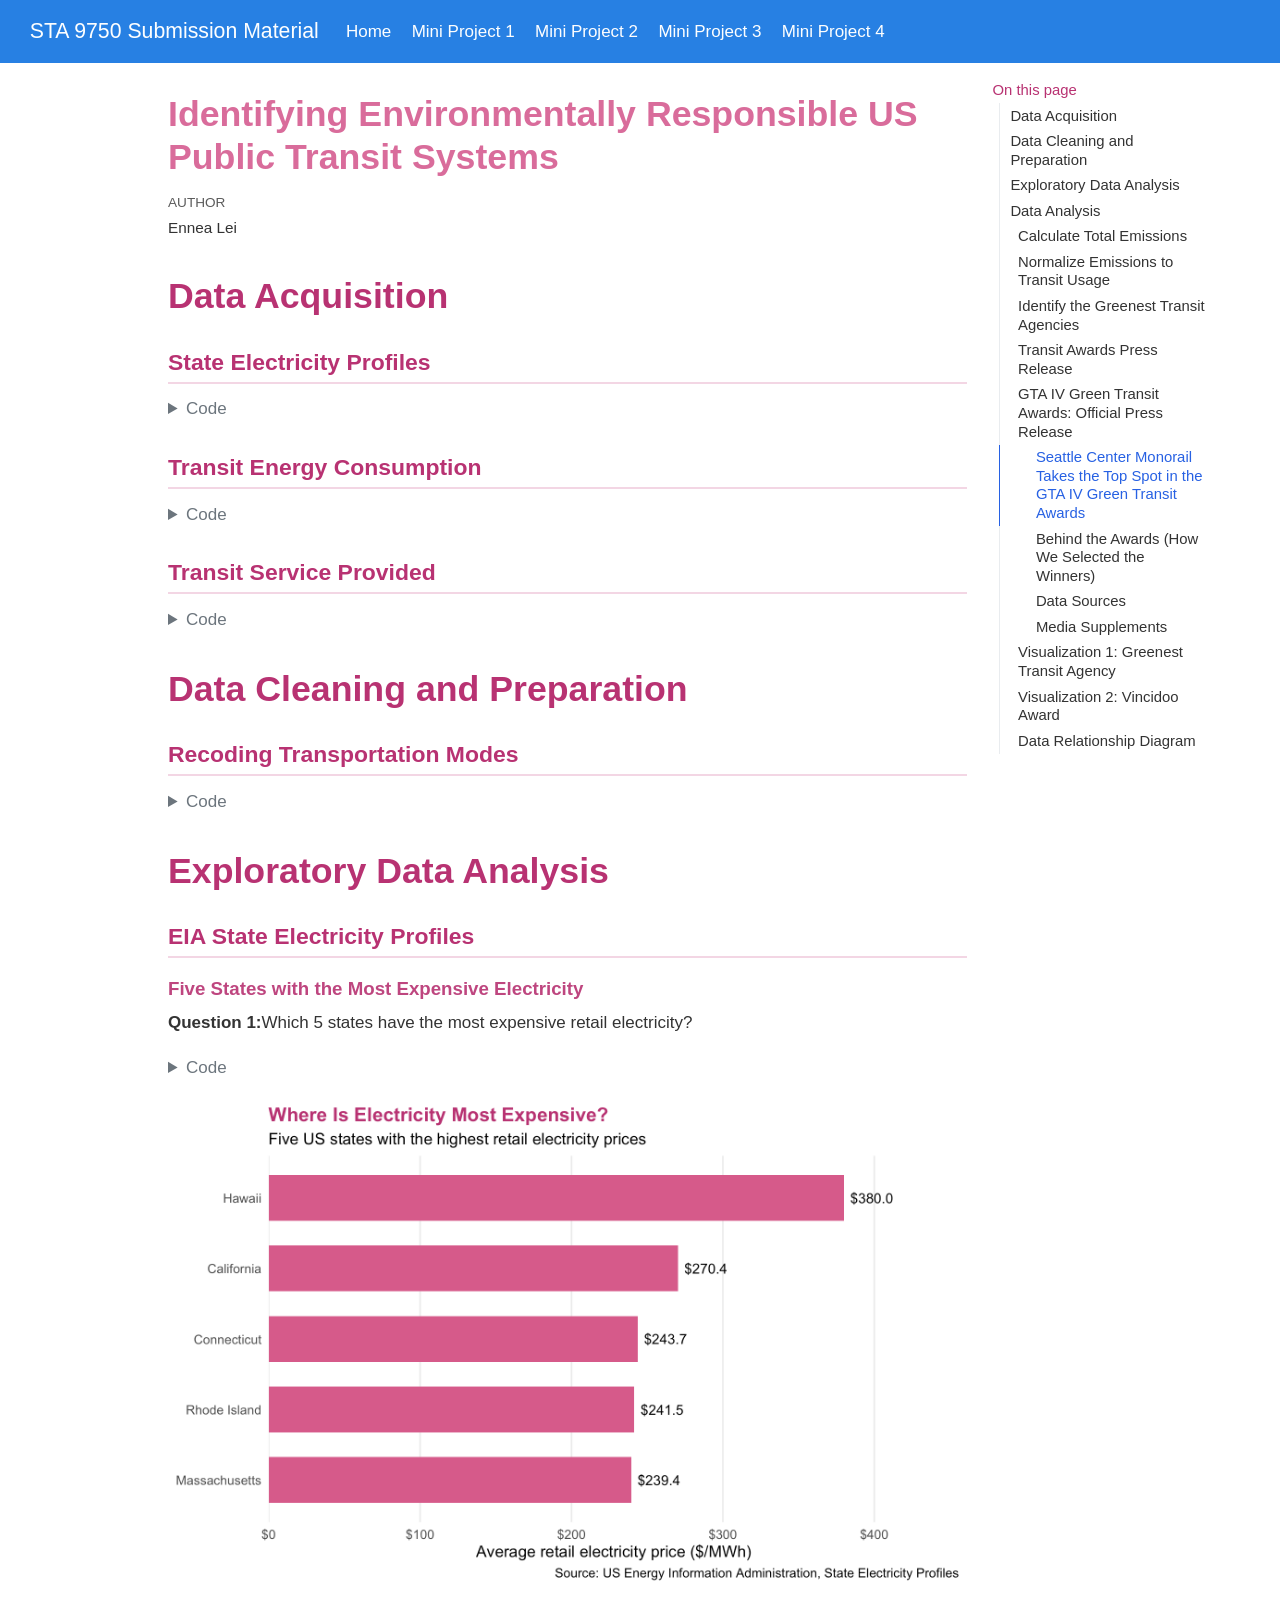
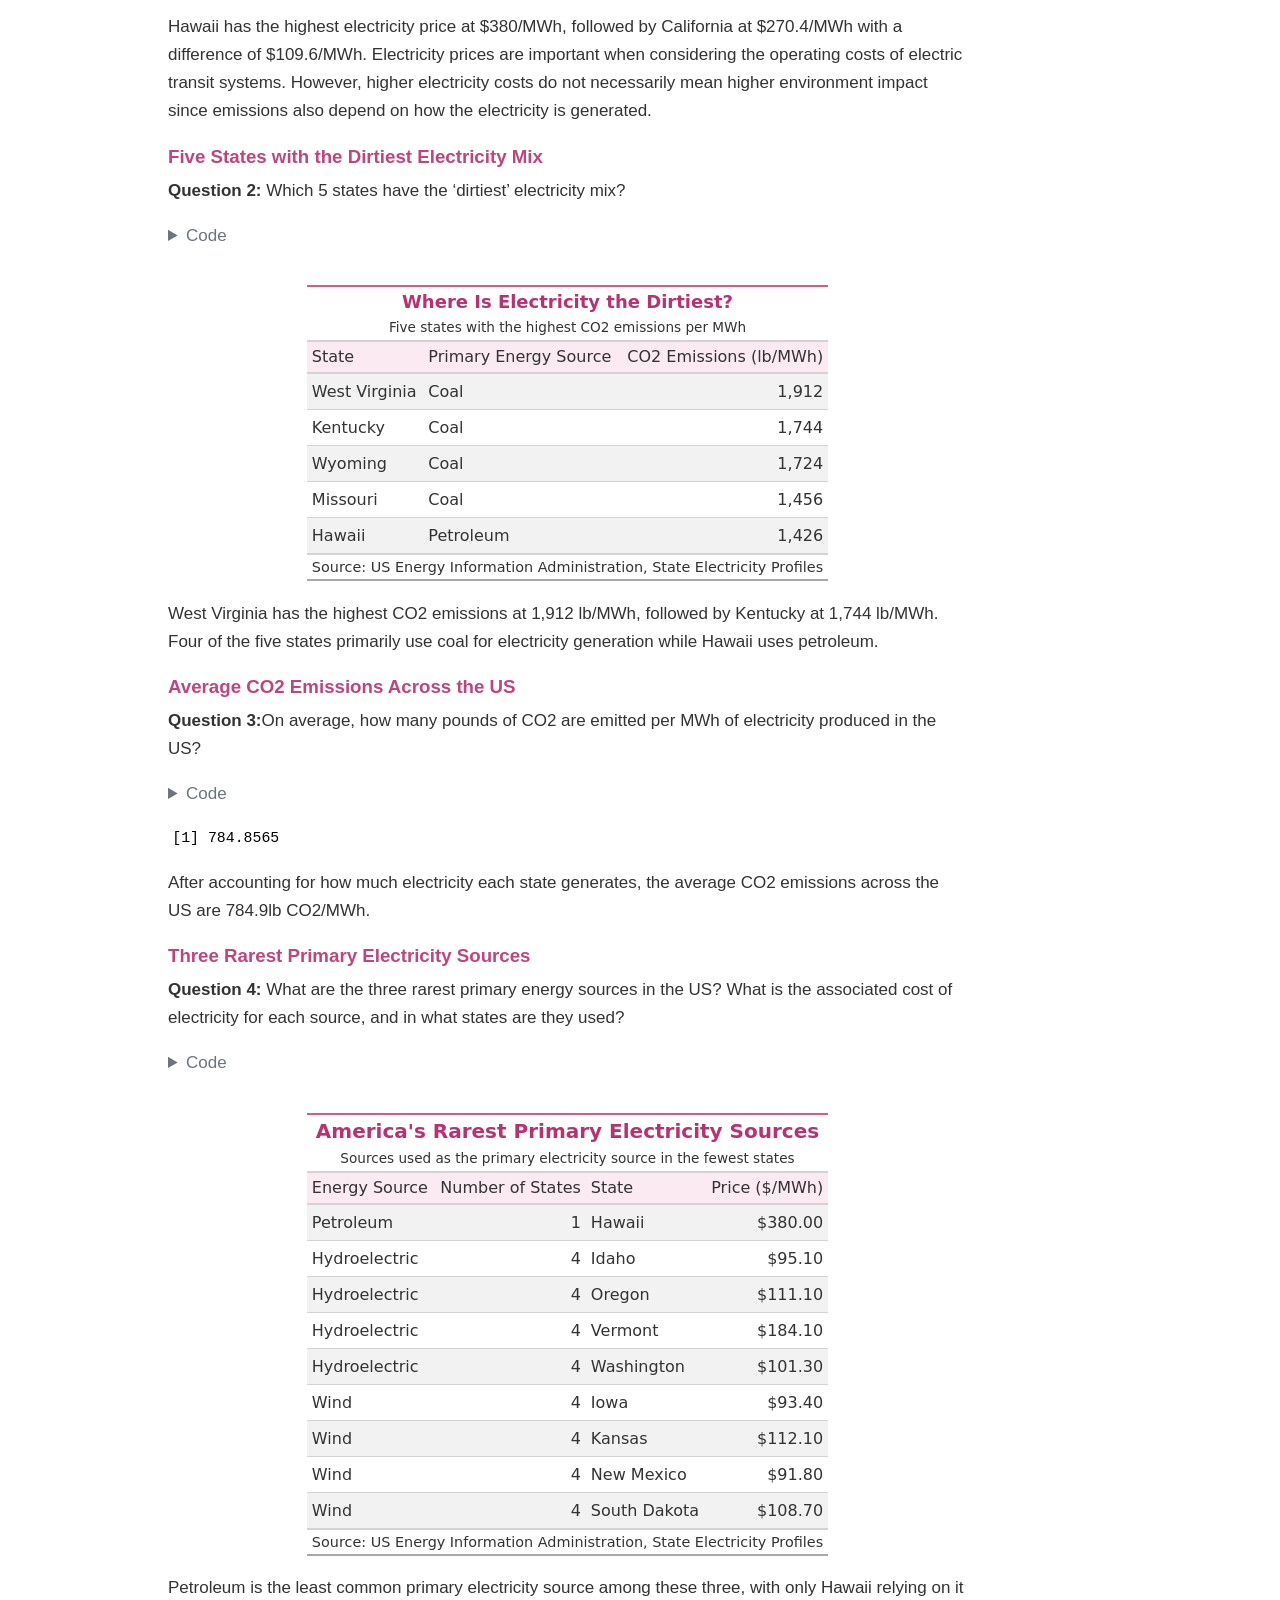
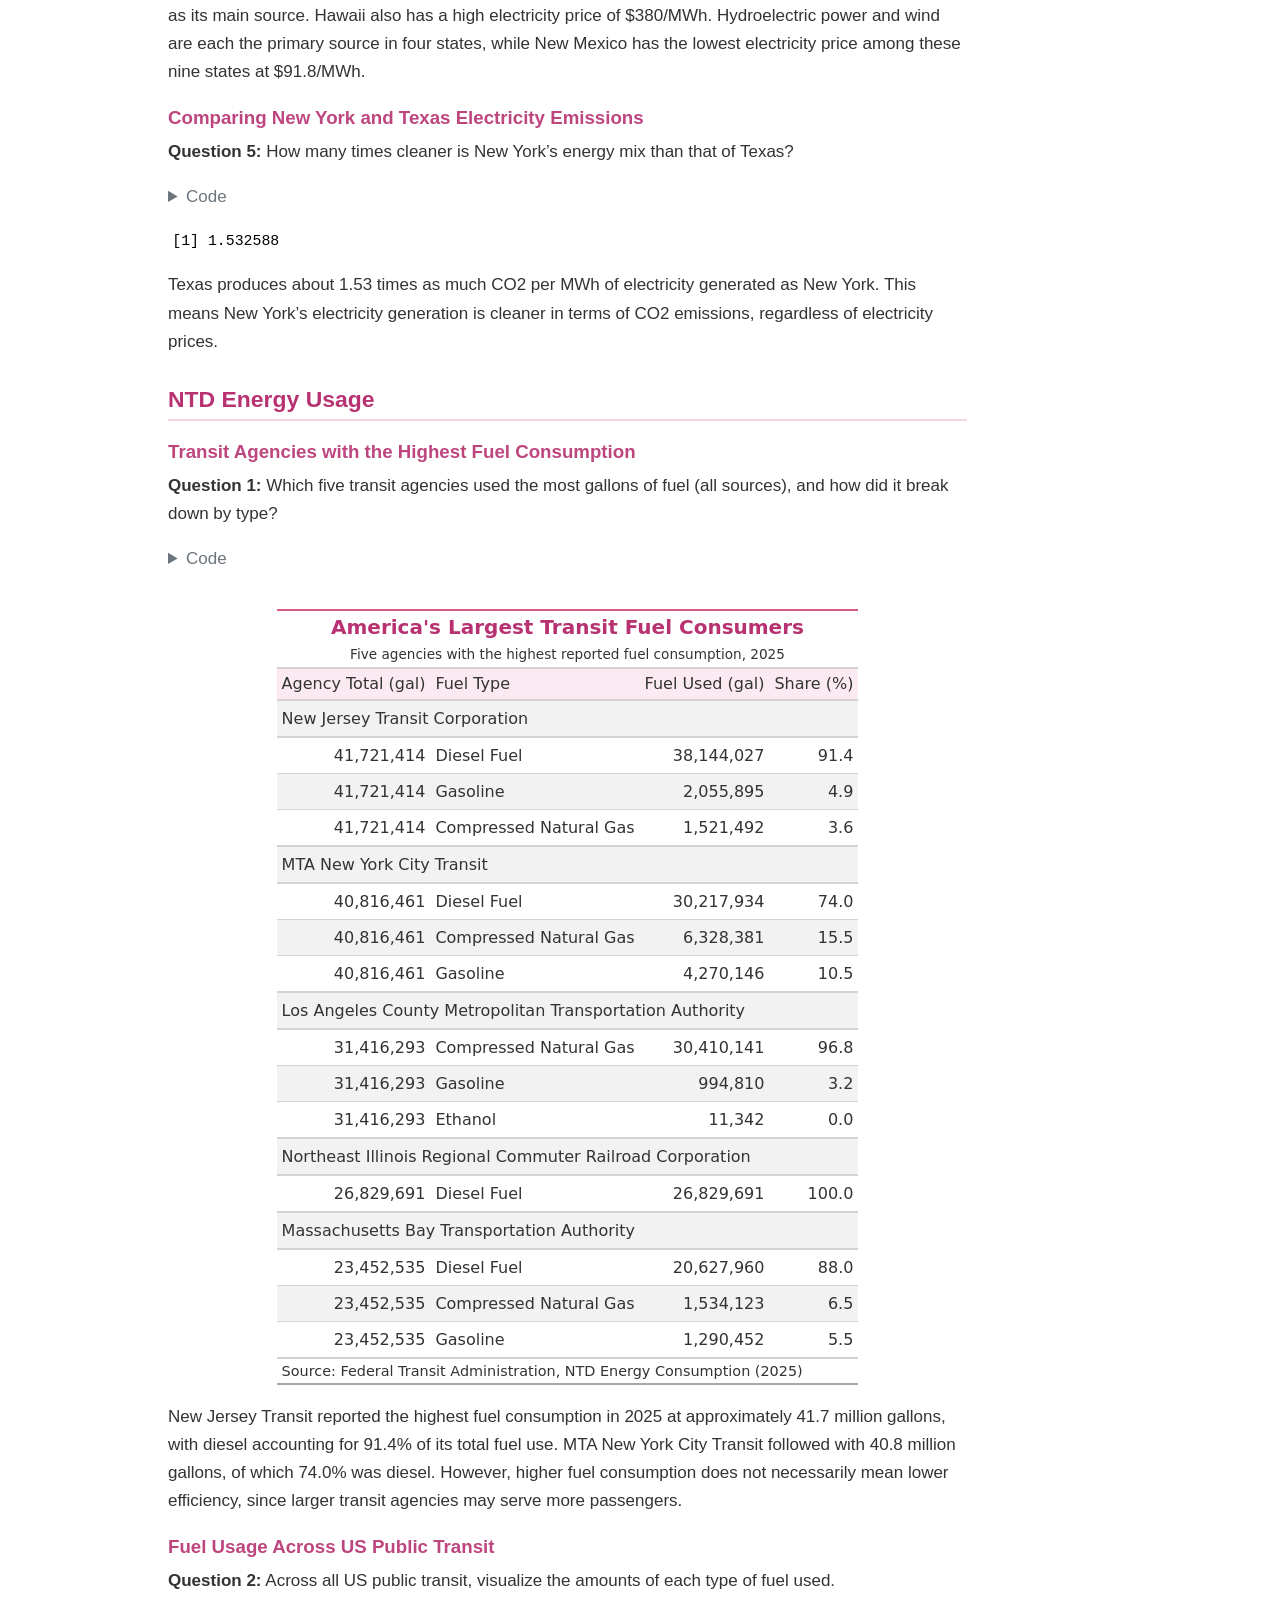
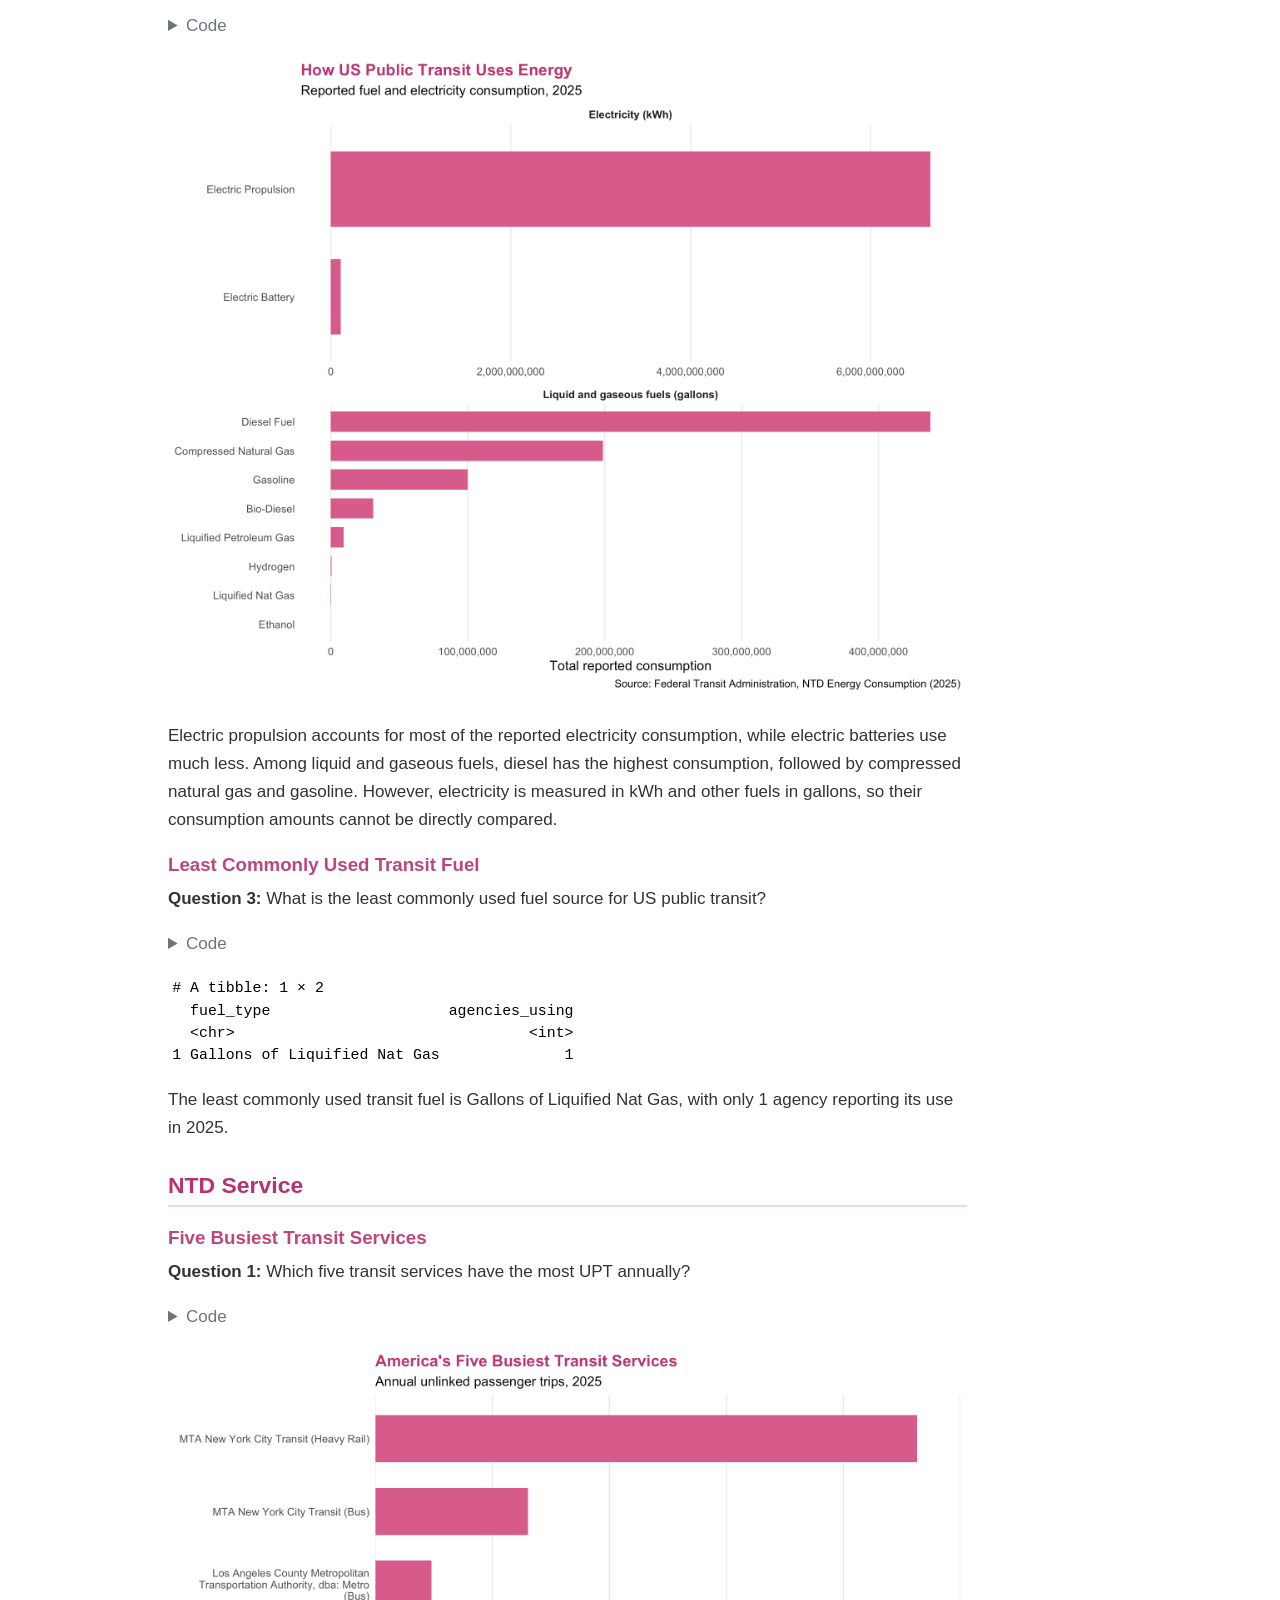
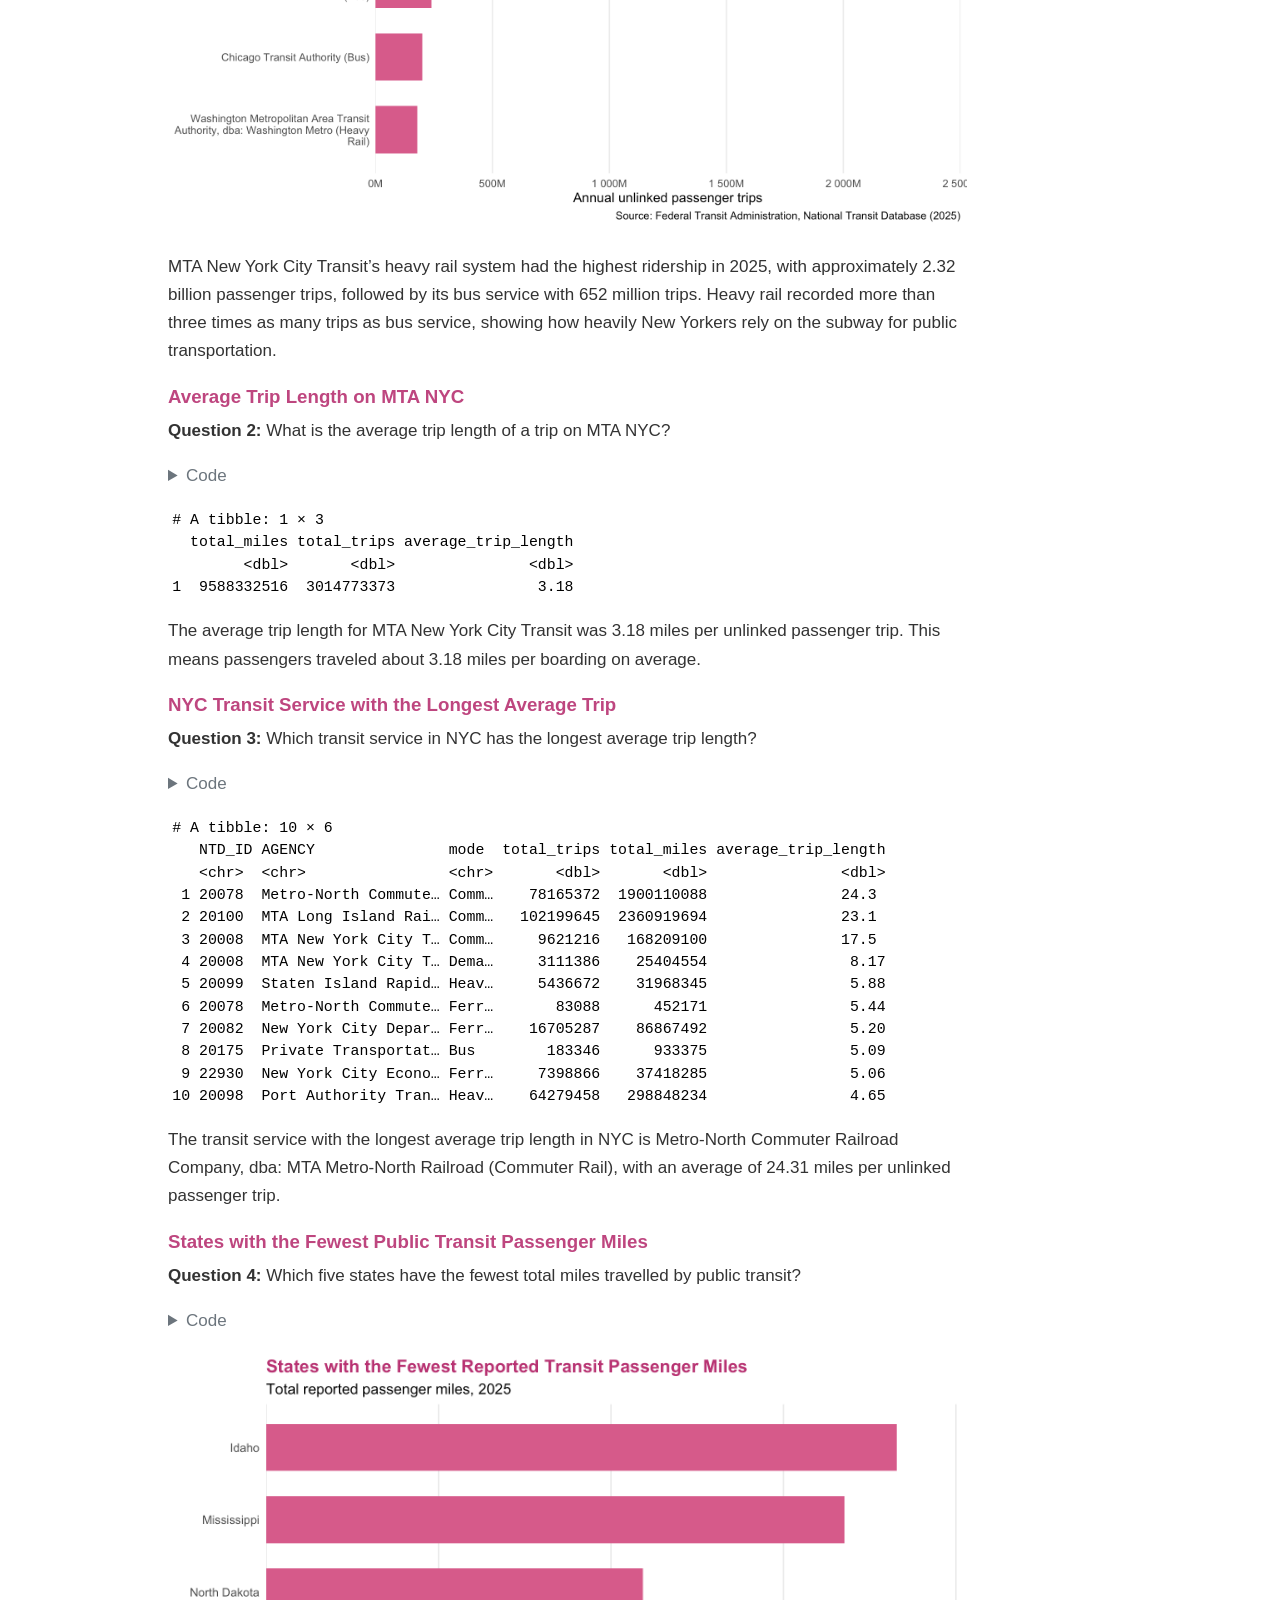
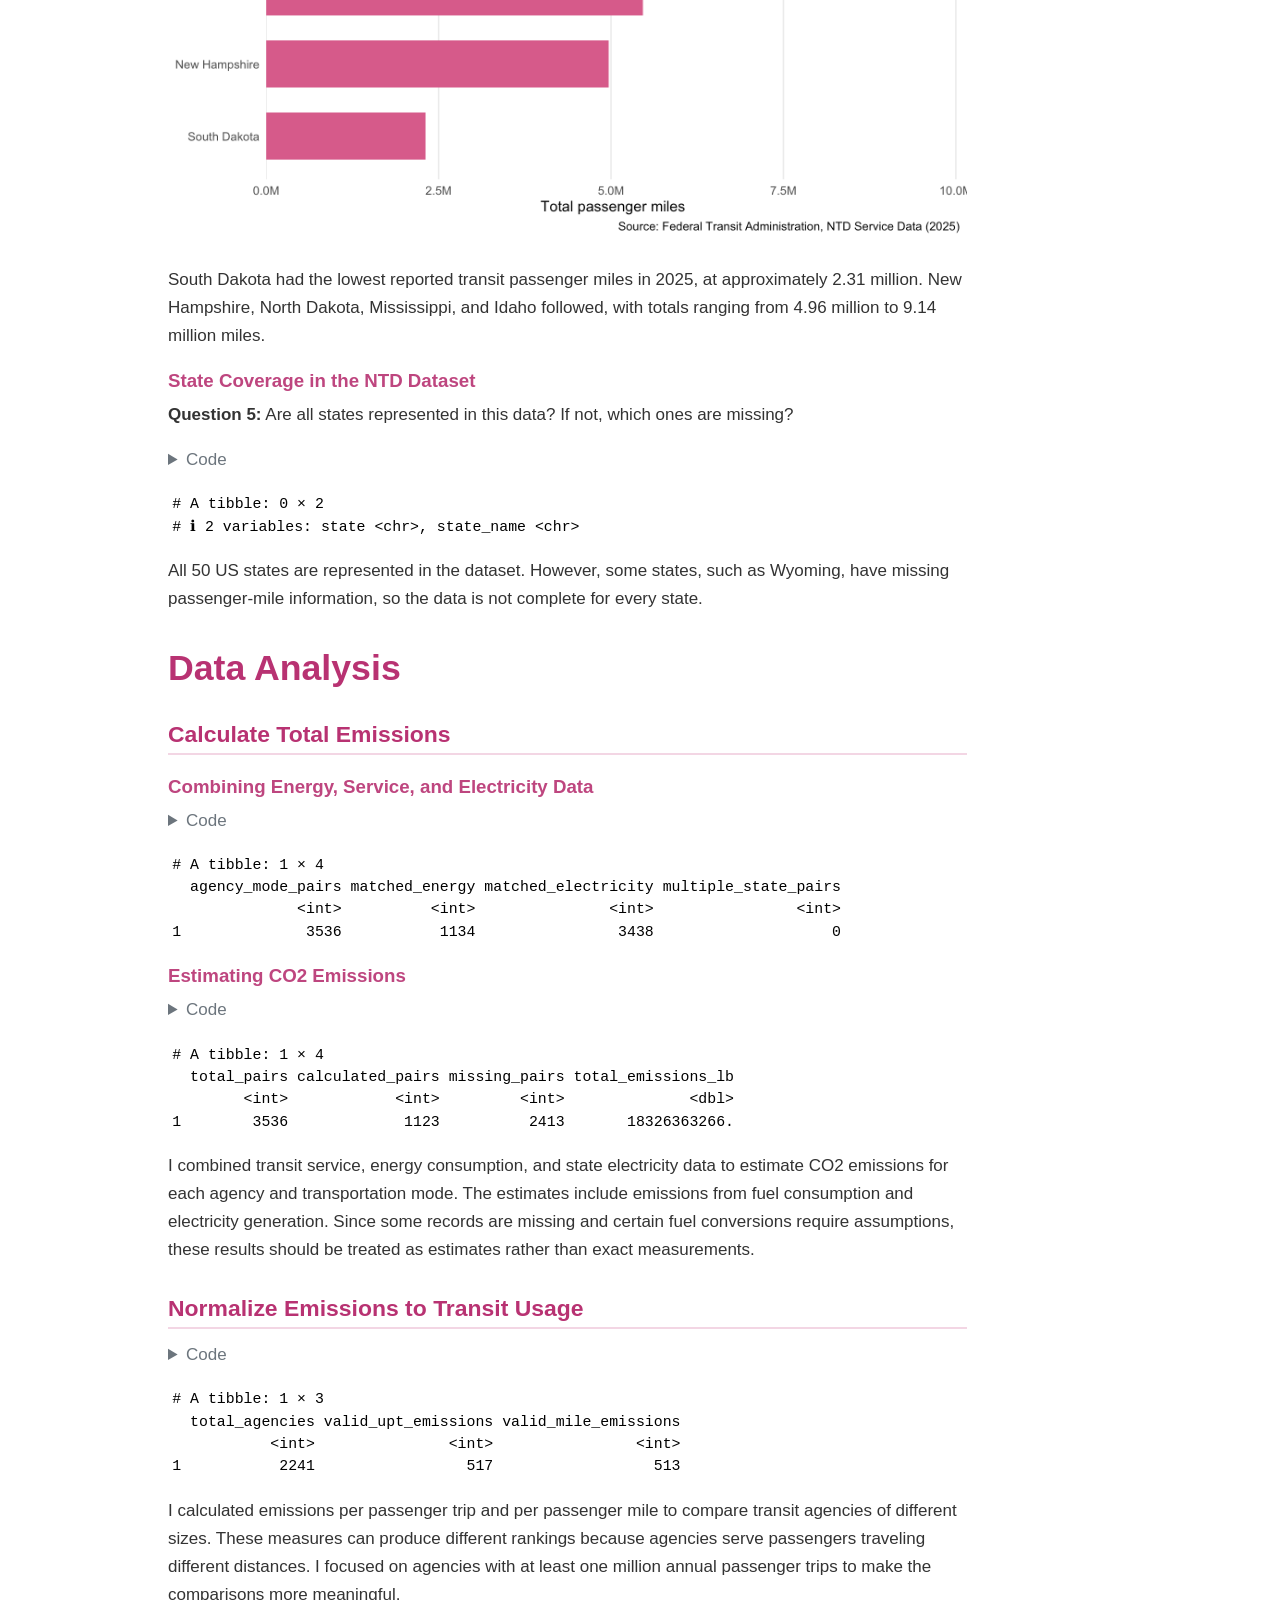
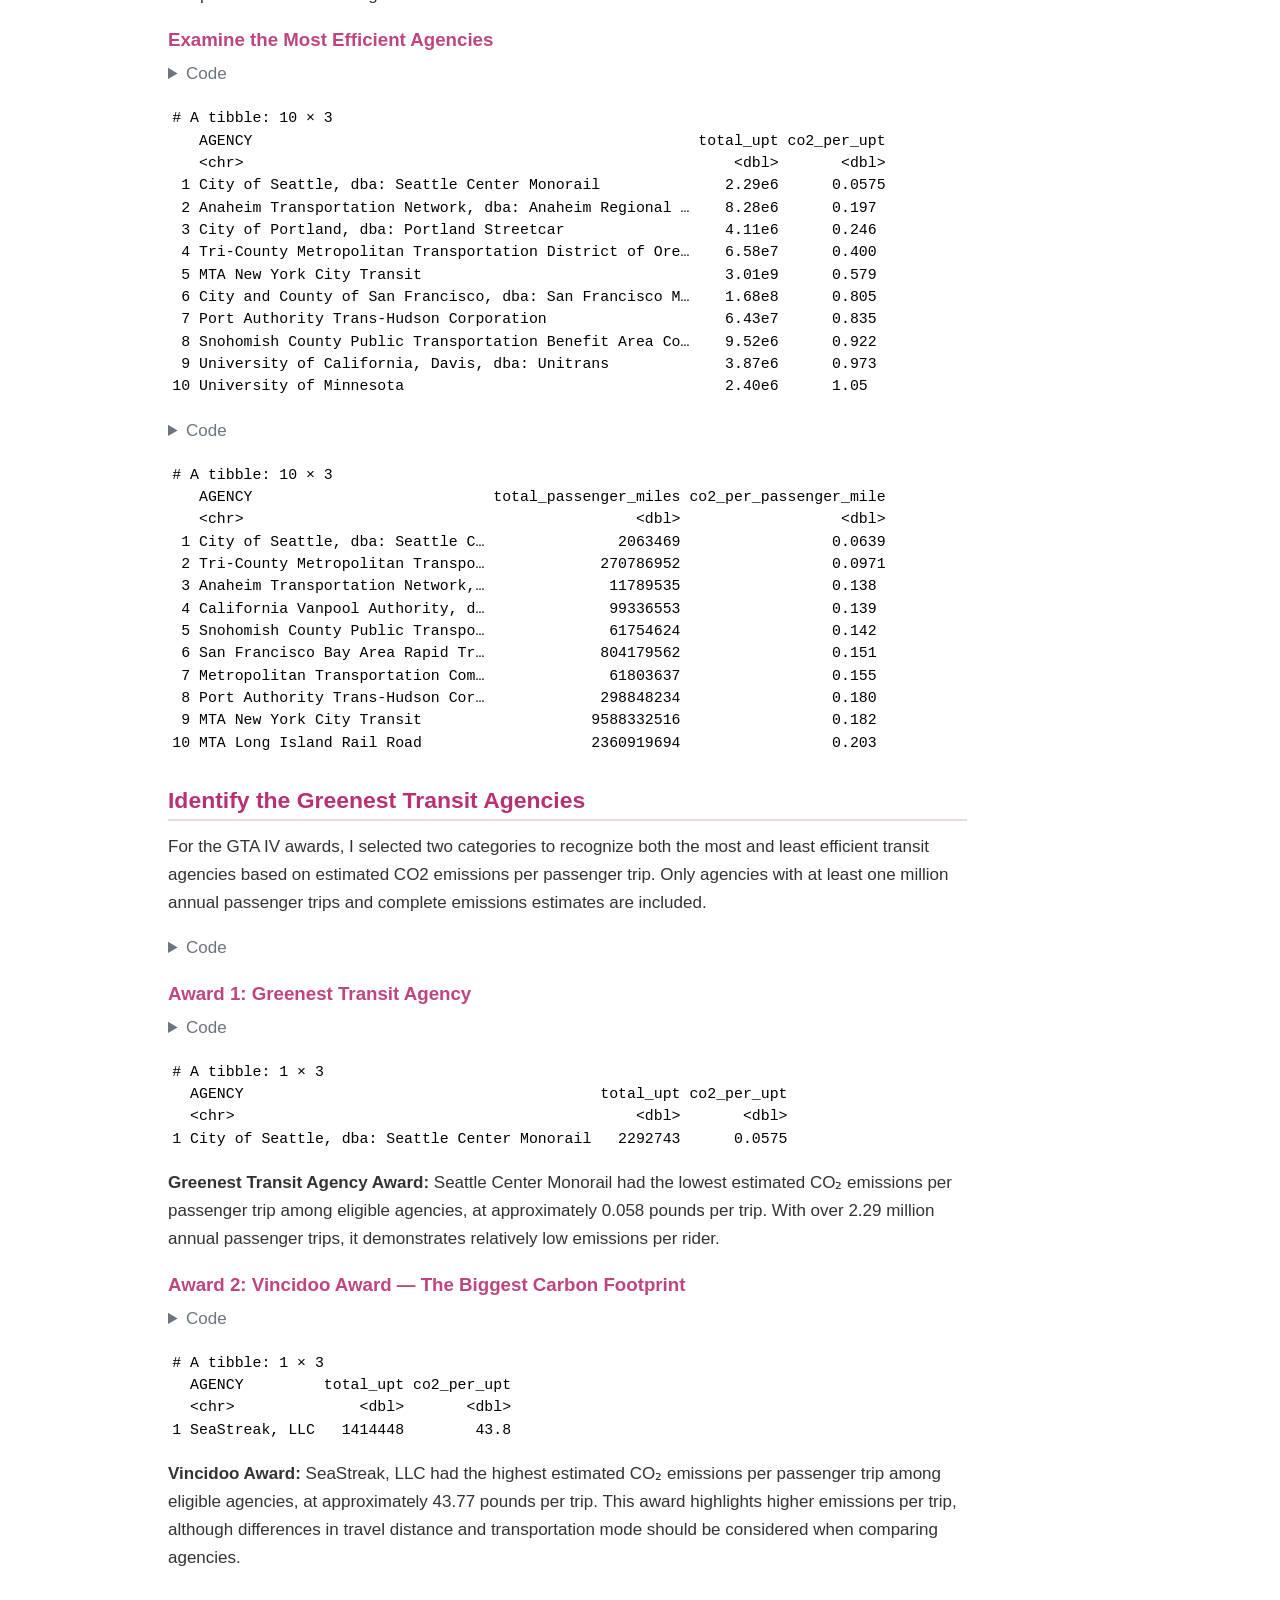
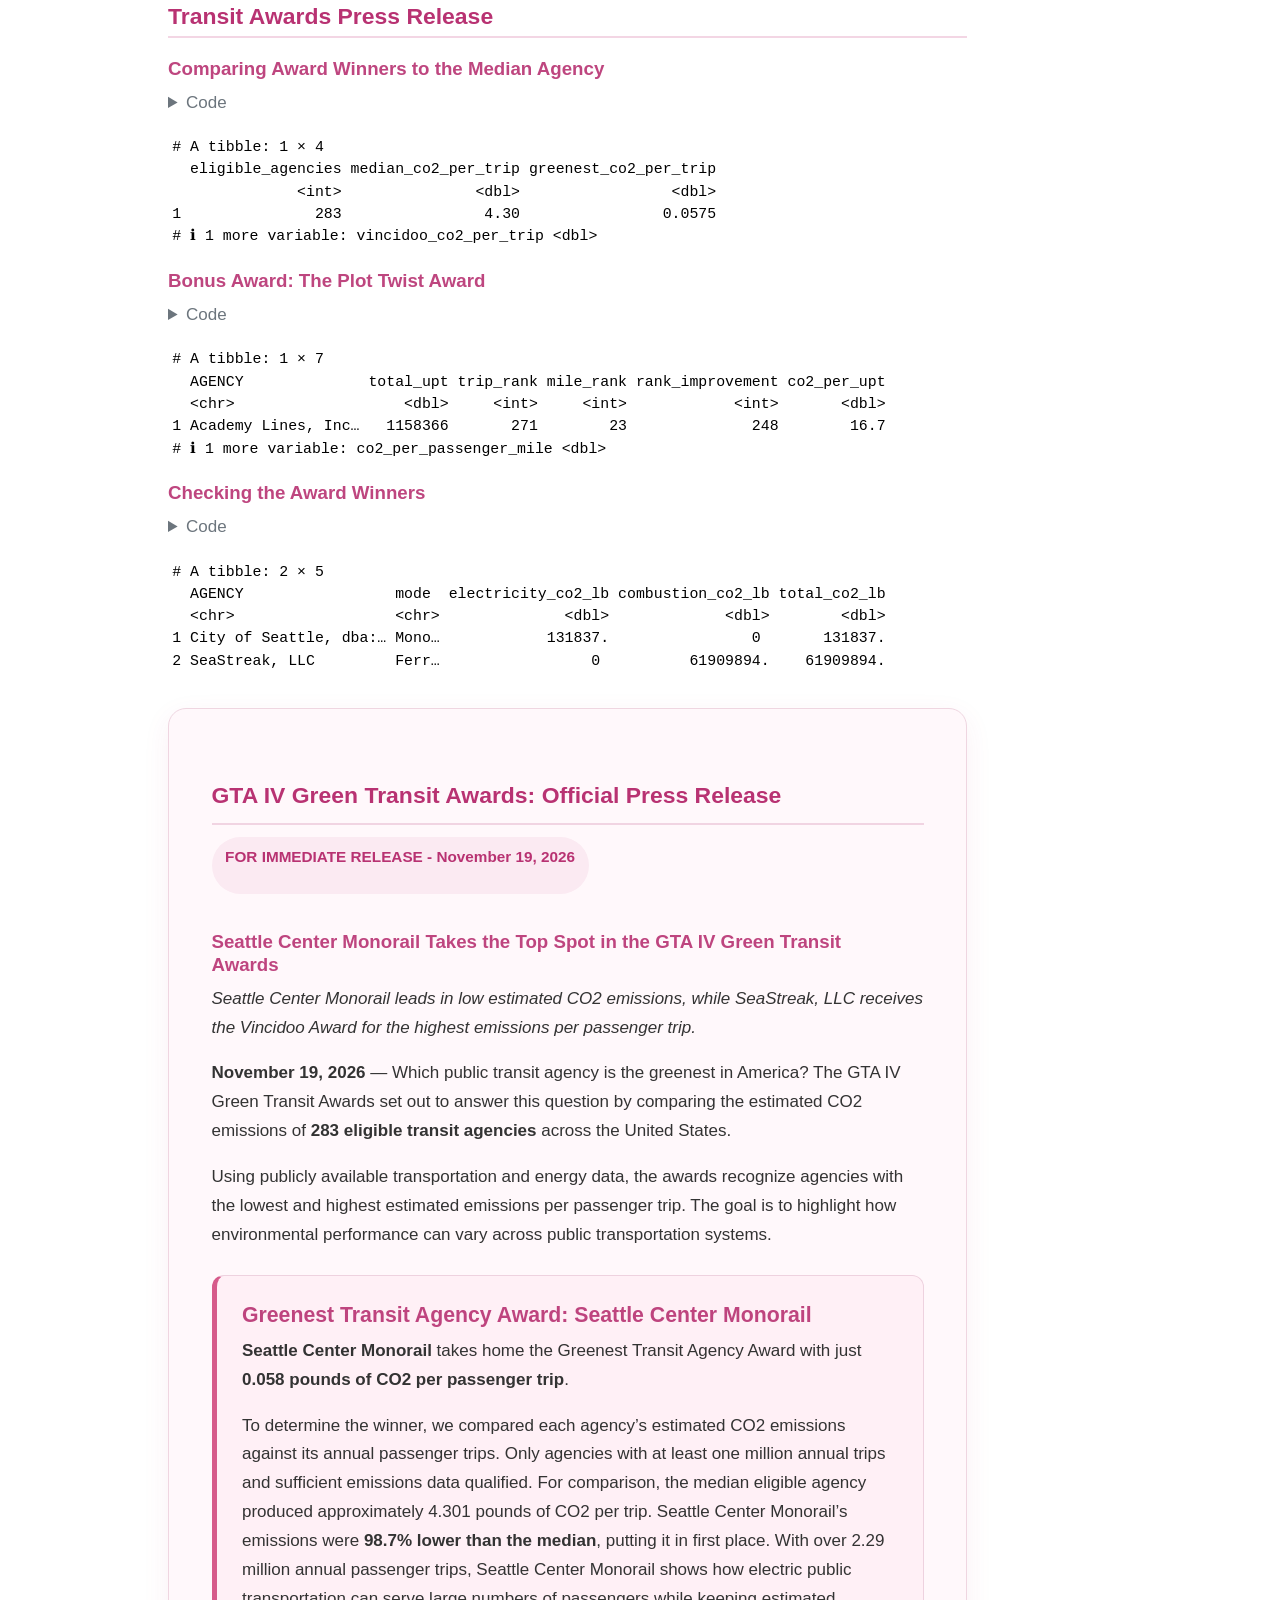
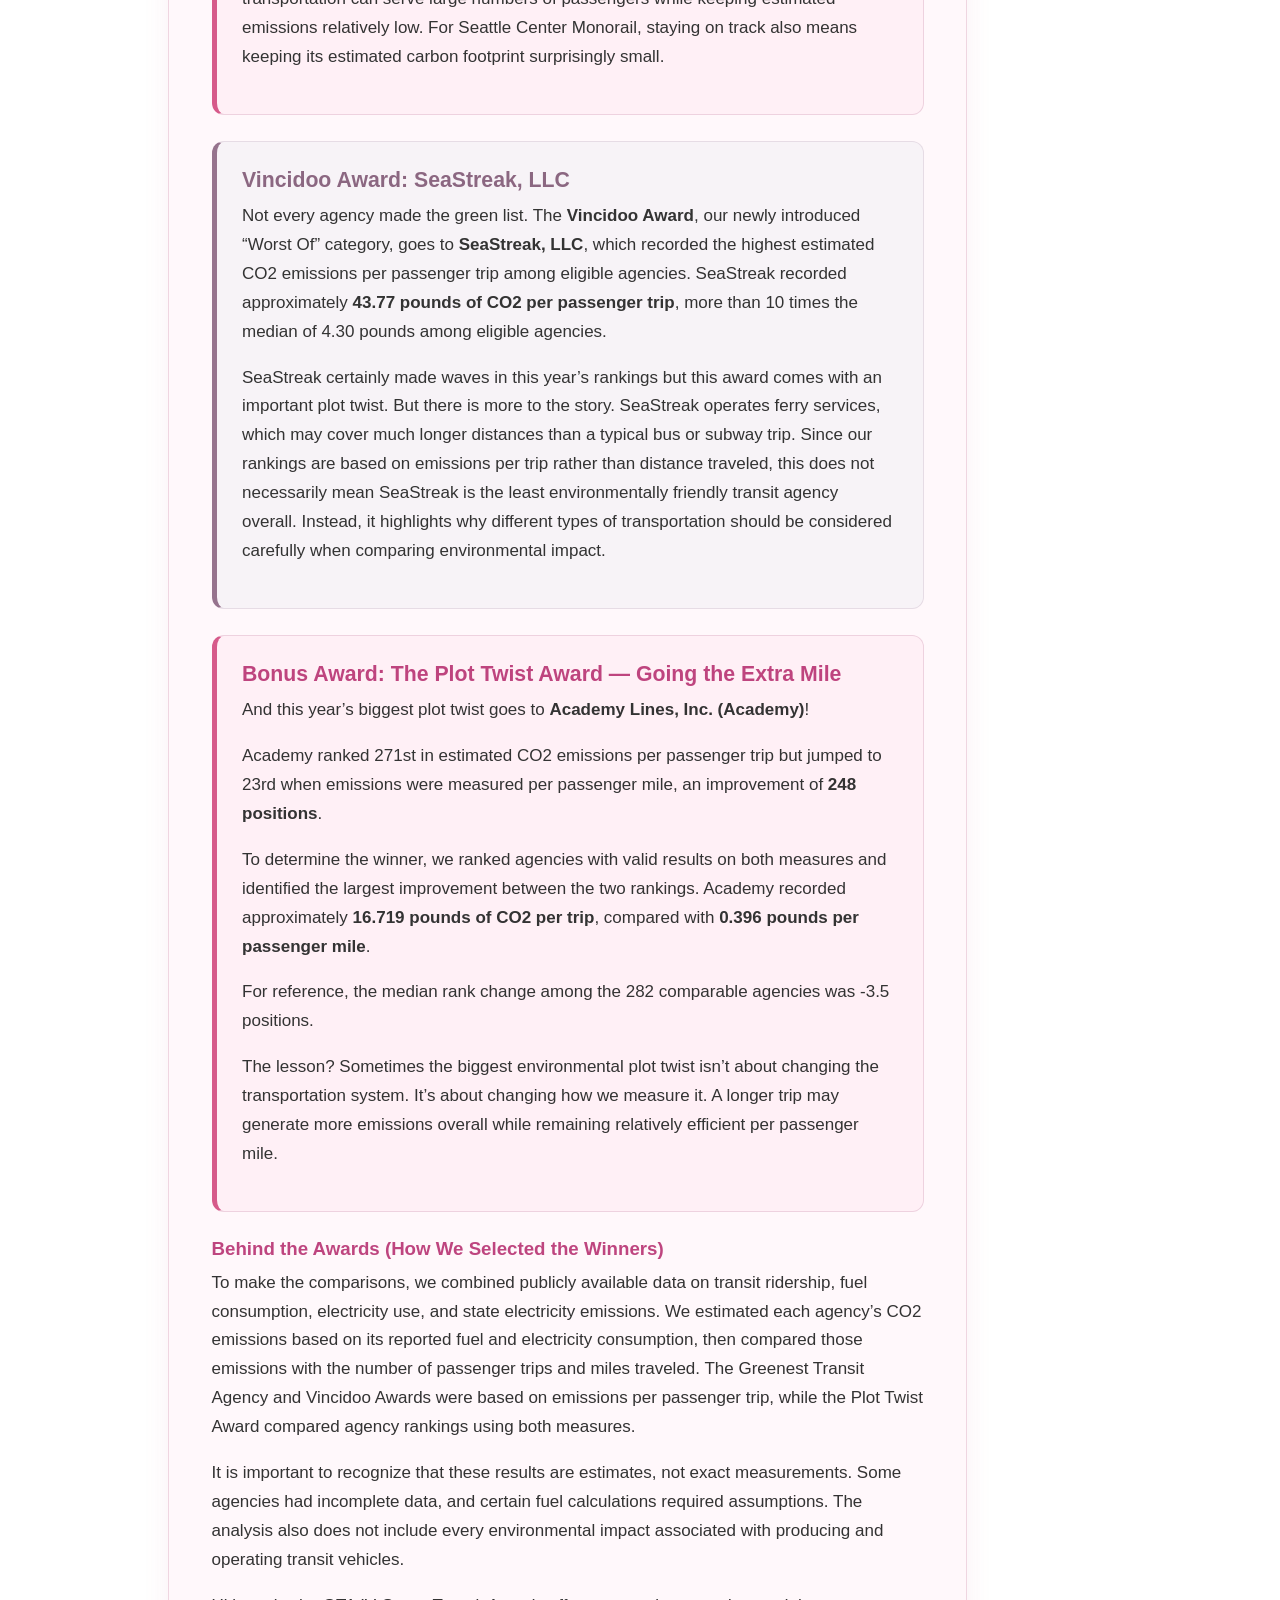
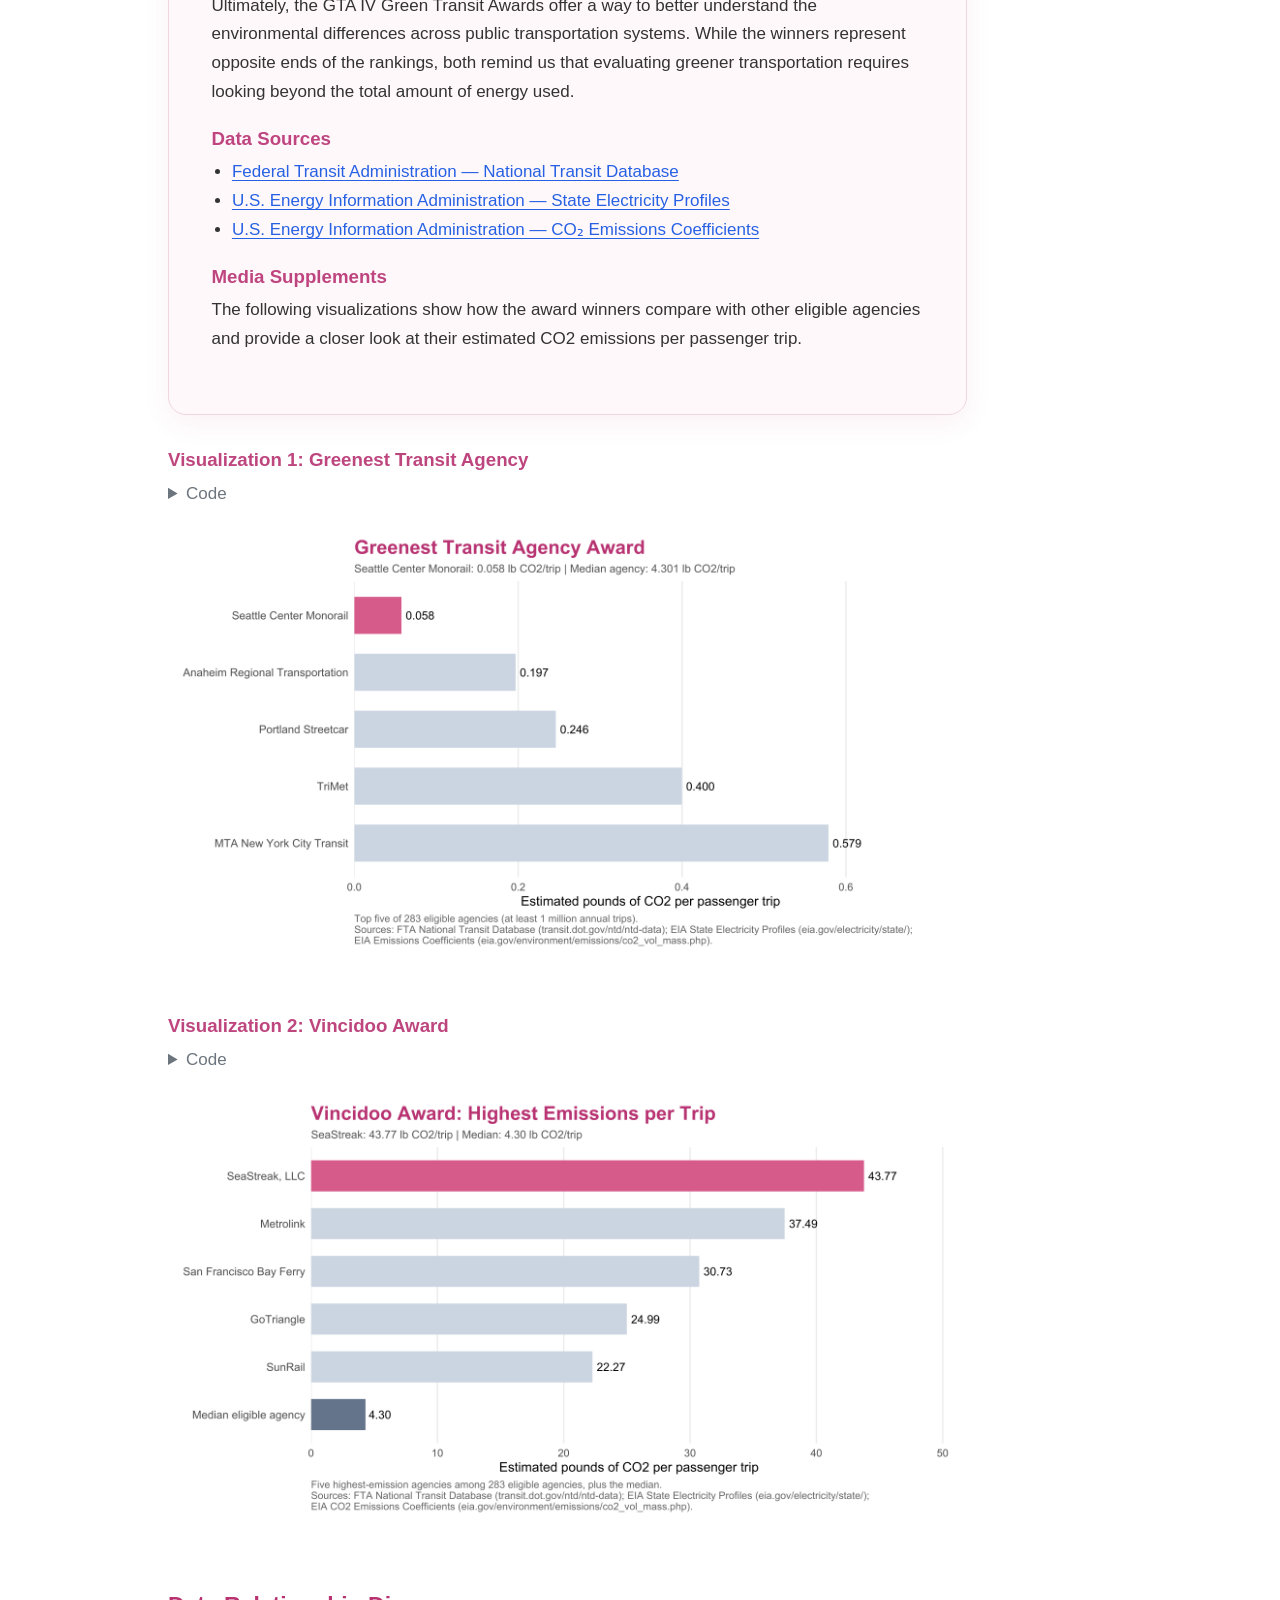
<file: docs/mp02.html>
<!DOCTYPE html>
<html xmlns="http://www.w3.org/1999/xhtml" lang="en" xml:lang="en"><head>

<meta charset="utf-8">
<meta name="generator" content="quarto-1.10.18">

<meta name="viewport" content="width=device-width, initial-scale=1.0, user-scalable=yes">

<meta name="author" content="Ennea Lei">

<title>Identifying Environmentally Responsible US Public Transit Systems – STA 9750 Submission Material</title>
<style>
/* Default styles provided by pandoc.
** See https://pandoc.org/MANUAL.html#variables-for-html for config info.
*/
span.smallcaps{font-variant: small-caps;}
div.columns{display: flex; gap: 1.5em;}
div.column{flex: auto;}
@media screen {
div.columns{gap: min(4vw, 1.5em);}
div.column{overflow-x: auto;}
}
div.hanging-indent{margin-left: 1.5em; text-indent: -1.5em;}
ul.task-list{list-style: none;}
ul.task-list li input[type="checkbox"] {
  width: 0.8em;
  margin: 0 0.8em 0.2em -1em; /* quarto-specific, see https://github.com/quarto-dev/quarto-cli/issues/4556 */ 
  vertical-align: middle;
}
/* CSS for syntax highlighting */
html { -webkit-text-size-adjust: 100%; }
pre > code.sourceCode { white-space: pre; position: relative; }
pre > code.sourceCode > span { display: inline-block; line-height: 1.25; }
pre > code.sourceCode > span:empty { height: 1.2em; }
.sourceCode { overflow: visible; }
code.sourceCode > span { color: inherit; text-decoration: inherit; }
div.sourceCode { margin: 1em 0; }
pre.sourceCode { margin: 0; }
@media screen {
div.sourceCode { overflow: auto; }
}
@media print {
pre > code.sourceCode { white-space: pre-wrap; }
pre > code.sourceCode > span { text-indent: -5em; padding-left: 5em; }
}
pre.numberSource code
  { counter-reset: source-line 0; }
pre.numberSource code > span
  { position: relative; left: -4em; counter-increment: source-line; }
pre.numberSource code > span > a:first-child::before
  { content: counter(source-line);
    position: relative; left: -1em; text-align: right; vertical-align: baseline;
    border: none; display: inline-block;
    -webkit-touch-callout: none; -webkit-user-select: none;
    -khtml-user-select: none; -moz-user-select: none;
    -ms-user-select: none; user-select: none;
    padding: 0 4px; width: 4em;
  }
pre.numberSource { margin-left: 3em;  padding-left: 4px; }
div.sourceCode
  {   }
@media screen {
pre > code.sourceCode > span > a:first-child::before { text-decoration: underline; }
}
</style>


<script src="site_libs/quarto-nav/quarto-nav.js"></script>
<script src="site_libs/quarto-nav/headroom.min.js"></script>
<script src="site_libs/clipboard/clipboard.min.js"></script>
<script src="site_libs/quarto-search/autocomplete.umd.js"></script>
<script src="site_libs/quarto-search/fuse.min.js"></script>
<script src="site_libs/quarto-search/quarto-search.js"></script>
<meta name="quarto:offset" content="./">
<script src="site_libs/quarto-html/quarto.js" type="module"></script>
<script src="site_libs/quarto-html/tabsets/tabsets.js" type="module"></script>
<script src="site_libs/quarto-html/popper.min.js"></script>
<script src="site_libs/quarto-html/tippy.umd.min.js"></script>
<script src="site_libs/quarto-html/anchor.min.js"></script>
<link href="site_libs/quarto-html/tippy.css" rel="stylesheet">
<link href="site_libs/quarto-html/quarto-syntax-highlighting-64a204ab8560d761af7679ceaba22944.css" rel="stylesheet" id="quarto-text-highlighting-styles">
<script src="site_libs/bootstrap/bootstrap.min.js"></script>
<link href="site_libs/bootstrap/bootstrap-icons.css" rel="stylesheet">
<link href="site_libs/bootstrap/bootstrap-6191c8c4c757b97205a8995aa6c30869.min.css" rel="stylesheet" append-hash="true" id="quarto-bootstrap" data-mode="light">
<script id="quarto-search-options" type="application/json">{
  "location": "navbar",
  "copy-button": false,
  "collapse-after": 3,
  "panel-placement": "end",
  "type": "overlay",
  "limit": 50,
  "keyboard-shortcut": [
    "f",
    "/",
    "s"
  ],
  "show-item-context": false,
  "language": {
    "search-no-results-text": "No results",
    "search-matching-documents-text": "matching documents",
    "search-copy-link-title": "Copy link to search",
    "search-hide-matches-text": "Hide additional matches",
    "search-more-match-text": "more match in this document",
    "search-more-matches-text": "more matches in this document",
    "search-clear-button-title": "Clear",
    "search-text-placeholder": "",
    "search-detached-cancel-button-title": "Cancel",
    "search-submit-button-title": "Submit",
    "search-label": "Search"
  }
}</script>
<script src="site_libs/quarto-diagram/mermaid.min.js"></script>
<script src="site_libs/quarto-diagram/mermaid-init.js"></script>
<link href="site_libs/quarto-diagram/mermaid.css" rel="stylesheet">


<link rel="stylesheet" href="styles.css">
</head>

<body class="nav-fixed quarto-light">

<div id="quarto-search-results"></div>
  <header id="quarto-header" class="headroom fixed-top">
    <nav class="navbar navbar-expand-lg " data-bs-theme="dark">
      <div class="navbar-container container-fluid">
      <div class="navbar-brand-container mx-auto">
    <a class="navbar-brand" href="./index.html">
    <span class="navbar-title">STA 9750 Submission Material</span>
    </a>
  </div>
          <button class="navbar-toggler" type="button" data-bs-toggle="collapse" data-bs-target="#navbarCollapse" aria-controls="navbarCollapse" role="menu" aria-expanded="false" aria-label="Toggle navigation" onclick="if (window.quartoToggleHeadroom) { window.quartoToggleHeadroom(); }">
  <span class="navbar-toggler-icon"></span>
</button>
          <div class="collapse navbar-collapse" id="navbarCollapse">
            <ul class="navbar-nav navbar-nav-scroll me-auto">
  <li class="nav-item">
    <a class="nav-link" href="./index.html"> 
<span class="menu-text">Home</span></a>
  </li>  
  <li class="nav-item">
    <a class="nav-link" href="./mp01.html"> 
<span class="menu-text">Mini Project 1</span></a>
  </li>  
  <li class="nav-item">
    <a class="nav-link active" href="./mp02.html" aria-current="page"> 
<span class="menu-text">Mini Project 2</span></a>
  </li>  
  <li class="nav-item">
    <a class="nav-link" href="./mp03.html"> 
<span class="menu-text">Mini Project 3</span></a>
  </li>  
  <li class="nav-item">
    <a class="nav-link" href="./mp04.html"> 
<span class="menu-text">Mini Project 4</span></a>
  </li>  
</ul>
          </div> <!-- /navcollapse -->
            <div class="quarto-navbar-tools">
</div>
      </div> <!-- /container-fluid -->
    </nav>
</header>
<!-- content -->
<div id="quarto-content" class="quarto-container page-columns page-rows-contents page-layout-article page-navbar">
<!-- sidebar -->
<!-- margin-sidebar -->
    <div id="quarto-margin-sidebar" class="sidebar margin-sidebar">
        <nav id="TOC" role="doc-toc" class="toc-active">
    <h2 id="toc-title">On this page</h2>
   
  <ul>
  <li><a href="#data-acquisition" id="toc-data-acquisition" class="nav-link active" data-scroll-target="#data-acquisition">Data Acquisition</a>
  <ul class="collapse">
  <li><a href="#state-electricity-profiles" id="toc-state-electricity-profiles" class="nav-link" data-scroll-target="#state-electricity-profiles">State Electricity Profiles</a></li>
  <li><a href="#transit-energy-consumption" id="toc-transit-energy-consumption" class="nav-link" data-scroll-target="#transit-energy-consumption">Transit Energy Consumption</a></li>
  <li><a href="#transit-service-provided" id="toc-transit-service-provided" class="nav-link" data-scroll-target="#transit-service-provided">Transit Service Provided</a></li>
  </ul></li>
  <li><a href="#data-cleaning-and-preparation" id="toc-data-cleaning-and-preparation" class="nav-link" data-scroll-target="#data-cleaning-and-preparation">Data Cleaning and Preparation</a>
  <ul class="collapse">
  <li><a href="#recoding-transportation-modes" id="toc-recoding-transportation-modes" class="nav-link" data-scroll-target="#recoding-transportation-modes">Recoding Transportation Modes</a></li>
  </ul></li>
  <li><a href="#exploratory-data-analysis" id="toc-exploratory-data-analysis" class="nav-link" data-scroll-target="#exploratory-data-analysis">Exploratory Data Analysis</a>
  <ul class="collapse">
  <li><a href="#eia-state-electricity-profiles" id="toc-eia-state-electricity-profiles" class="nav-link" data-scroll-target="#eia-state-electricity-profiles">EIA State Electricity Profiles</a>
  <ul class="collapse">
  <li><a href="#five-states-with-the-most-expensive-electricity" id="toc-five-states-with-the-most-expensive-electricity" class="nav-link" data-scroll-target="#five-states-with-the-most-expensive-electricity">Five States with the Most Expensive Electricity</a></li>
  <li><a href="#five-states-with-the-dirtiest-electricity-mix" id="toc-five-states-with-the-dirtiest-electricity-mix" class="nav-link" data-scroll-target="#five-states-with-the-dirtiest-electricity-mix">Five States with the Dirtiest Electricity Mix</a></li>
  <li><a href="#average-co2-emissions-across-the-us" id="toc-average-co2-emissions-across-the-us" class="nav-link" data-scroll-target="#average-co2-emissions-across-the-us">Average CO2 Emissions Across the US</a></li>
  <li><a href="#three-rarest-primary-electricity-sources" id="toc-three-rarest-primary-electricity-sources" class="nav-link" data-scroll-target="#three-rarest-primary-electricity-sources">Three Rarest Primary Electricity Sources</a></li>
  <li><a href="#comparing-new-york-and-texas-electricity-emissions" id="toc-comparing-new-york-and-texas-electricity-emissions" class="nav-link" data-scroll-target="#comparing-new-york-and-texas-electricity-emissions">Comparing New York and Texas Electricity Emissions</a></li>
  </ul></li>
  <li><a href="#ntd-energy-usage" id="toc-ntd-energy-usage" class="nav-link" data-scroll-target="#ntd-energy-usage">NTD Energy Usage</a>
  <ul class="collapse">
  <li><a href="#transit-agencies-with-the-highest-fuel-consumption" id="toc-transit-agencies-with-the-highest-fuel-consumption" class="nav-link" data-scroll-target="#transit-agencies-with-the-highest-fuel-consumption">Transit Agencies with the Highest Fuel Consumption</a></li>
  <li><a href="#fuel-usage-across-us-public-transit" id="toc-fuel-usage-across-us-public-transit" class="nav-link" data-scroll-target="#fuel-usage-across-us-public-transit">Fuel Usage Across US Public Transit</a></li>
  <li><a href="#least-commonly-used-transit-fuel" id="toc-least-commonly-used-transit-fuel" class="nav-link" data-scroll-target="#least-commonly-used-transit-fuel">Least Commonly Used Transit Fuel</a></li>
  </ul></li>
  <li><a href="#ntd-service" id="toc-ntd-service" class="nav-link" data-scroll-target="#ntd-service">NTD Service</a>
  <ul class="collapse">
  <li><a href="#five-busiest-transit-services" id="toc-five-busiest-transit-services" class="nav-link" data-scroll-target="#five-busiest-transit-services">Five Busiest Transit Services</a></li>
  <li><a href="#average-trip-length-on-mta-nyc" id="toc-average-trip-length-on-mta-nyc" class="nav-link" data-scroll-target="#average-trip-length-on-mta-nyc">Average Trip Length on MTA NYC</a></li>
  <li><a href="#nyc-transit-service-with-the-longest-average-trip" id="toc-nyc-transit-service-with-the-longest-average-trip" class="nav-link" data-scroll-target="#nyc-transit-service-with-the-longest-average-trip">NYC Transit Service with the Longest Average Trip</a></li>
  <li><a href="#states-with-the-fewest-public-transit-passenger-miles" id="toc-states-with-the-fewest-public-transit-passenger-miles" class="nav-link" data-scroll-target="#states-with-the-fewest-public-transit-passenger-miles">States with the Fewest Public Transit Passenger Miles</a></li>
  <li><a href="#state-coverage-in-the-ntd-dataset" id="toc-state-coverage-in-the-ntd-dataset" class="nav-link" data-scroll-target="#state-coverage-in-the-ntd-dataset">State Coverage in the NTD Dataset</a></li>
  </ul></li>
  </ul></li>
  <li><a href="#data-analysis" id="toc-data-analysis" class="nav-link" data-scroll-target="#data-analysis">Data Analysis</a>
  <ul class="collapse">
  <li><a href="#calculate-total-emissions" id="toc-calculate-total-emissions" class="nav-link" data-scroll-target="#calculate-total-emissions">Calculate Total Emissions</a>
  <ul class="collapse">
  <li><a href="#combining-energy-service-and-electricity-data" id="toc-combining-energy-service-and-electricity-data" class="nav-link" data-scroll-target="#combining-energy-service-and-electricity-data">Combining Energy, Service, and Electricity Data</a></li>
  <li><a href="#estimating-co2-emissions" id="toc-estimating-co2-emissions" class="nav-link" data-scroll-target="#estimating-co2-emissions">Estimating CO2 Emissions</a></li>
  </ul></li>
  <li><a href="#normalize-emissions-to-transit-usage" id="toc-normalize-emissions-to-transit-usage" class="nav-link" data-scroll-target="#normalize-emissions-to-transit-usage">Normalize Emissions to Transit Usage</a>
  <ul class="collapse">
  <li><a href="#examine-the-most-efficient-agencies" id="toc-examine-the-most-efficient-agencies" class="nav-link" data-scroll-target="#examine-the-most-efficient-agencies">Examine the Most Efficient Agencies</a></li>
  </ul></li>
  <li><a href="#identify-the-greenest-transit-agencies" id="toc-identify-the-greenest-transit-agencies" class="nav-link" data-scroll-target="#identify-the-greenest-transit-agencies">Identify the Greenest Transit Agencies</a>
  <ul class="collapse">
  <li><a href="#award-1-greenest-transit-agency" id="toc-award-1-greenest-transit-agency" class="nav-link" data-scroll-target="#award-1-greenest-transit-agency">Award 1: Greenest Transit Agency</a></li>
  <li><a href="#award-2-vincidoo-award-the-biggest-carbon-footprint" id="toc-award-2-vincidoo-award-the-biggest-carbon-footprint" class="nav-link" data-scroll-target="#award-2-vincidoo-award-the-biggest-carbon-footprint">Award 2: Vincidoo Award — The Biggest Carbon Footprint</a></li>
  </ul></li>
  <li><a href="#transit-awards-press-release" id="toc-transit-awards-press-release" class="nav-link" data-scroll-target="#transit-awards-press-release">Transit Awards Press Release</a>
  <ul class="collapse">
  <li><a href="#comparing-award-winners-to-the-median-agency" id="toc-comparing-award-winners-to-the-median-agency" class="nav-link" data-scroll-target="#comparing-award-winners-to-the-median-agency">Comparing Award Winners to the Median Agency</a></li>
  <li><a href="#bonus-award-the-plot-twist-award" id="toc-bonus-award-the-plot-twist-award" class="nav-link" data-scroll-target="#bonus-award-the-plot-twist-award">Bonus Award: The Plot Twist Award</a></li>
  <li><a href="#checking-the-award-winners" id="toc-checking-the-award-winners" class="nav-link" data-scroll-target="#checking-the-award-winners">Checking the Award Winners</a></li>
  </ul></li>
  <li><a href="#gta-iv-green-transit-awards-official-press-release" id="toc-gta-iv-green-transit-awards-official-press-release" class="nav-link" data-scroll-target="#gta-iv-green-transit-awards-official-press-release">GTA IV Green Transit Awards: Official Press Release</a>
  <ul class="collapse">
  <li><a href="#seattle-center-monorail-takes-the-top-spot-in-the-gta-iv-green-transit-awards" id="toc-seattle-center-monorail-takes-the-top-spot-in-the-gta-iv-green-transit-awards" class="nav-link" data-scroll-target="#seattle-center-monorail-takes-the-top-spot-in-the-gta-iv-green-transit-awards">Seattle Center Monorail Takes the Top Spot in the GTA IV Green Transit Awards</a></li>
  <li><a href="#behind-the-awards-how-we-selected-the-winners" id="toc-behind-the-awards-how-we-selected-the-winners" class="nav-link" data-scroll-target="#behind-the-awards-how-we-selected-the-winners">Behind the Awards (How We Selected the Winners)</a></li>
  <li><a href="#data-sources" id="toc-data-sources" class="nav-link" data-scroll-target="#data-sources">Data Sources</a></li>
  <li><a href="#media-supplements" id="toc-media-supplements" class="nav-link" data-scroll-target="#media-supplements">Media Supplements</a></li>
  </ul></li>
  <li><a href="#visualization-1-greenest-transit-agency" id="toc-visualization-1-greenest-transit-agency" class="nav-link" data-scroll-target="#visualization-1-greenest-transit-agency">Visualization 1: Greenest Transit Agency</a></li>
  <li><a href="#visualization-2-vincidoo-award" id="toc-visualization-2-vincidoo-award" class="nav-link" data-scroll-target="#visualization-2-vincidoo-award">Visualization 2: Vincidoo Award</a></li>
  <li><a href="#data-relationship-diagram" id="toc-data-relationship-diagram" class="nav-link" data-scroll-target="#data-relationship-diagram">Data Relationship Diagram</a>
  <ul class="collapse">
  <li><a href="#how-the-datasets-were-connected" id="toc-how-the-datasets-were-connected" class="nav-link" data-scroll-target="#how-the-datasets-were-connected">How the Datasets Were Connected</a></li>
  </ul></li>
  </ul></li>
  </ul>
</nav>
    </div>
<!-- main -->
<main class="content" id="quarto-document-content">

<header id="title-block-header" class="quarto-title-block default">
<div class="quarto-title">
<h1 class="title">Identifying Environmentally Responsible US Public Transit Systems</h1>
</div>



<div class="quarto-title-meta">

    <div>
    <div class="quarto-title-meta-heading">Author</div>
    <div class="quarto-title-meta-contents">
             <p>Ennea Lei </p>
          </div>
  </div>
    
  
    
  </div>
  


</header>


<section id="data-acquisition" class="level1">
<h1>Data Acquisition</h1>
<section id="state-electricity-profiles" class="level2">
<h2 class="anchored" data-anchor-id="state-electricity-profiles">State Electricity Profiles</h2>
<div class="cell">
<details class="code-fold">
<summary>Code</summary>
<div class="code-copy-outer-scaffold"><div class="sourceCode cell-code" id="cb1"><pre class="sourceCode r code-with-copy"><code class="sourceCode r"><span id="cb1-1"><a href="#cb1-1" aria-hidden="true" tabindex="-1"></a><span class="co"># source("https://michael-weylandt.com/STA9750/load_helpers.R")</span></span>
<span id="cb1-2"><a href="#cb1-2" aria-hidden="true" tabindex="-1"></a></span>
<span id="cb1-3"><a href="#cb1-3" aria-hidden="true" tabindex="-1"></a></span>
<span id="cb1-4"><a href="#cb1-4" aria-hidden="true" tabindex="-1"></a><span class="fu">library</span>(tidyverse)</span>
<span id="cb1-5"><a href="#cb1-5" aria-hidden="true" tabindex="-1"></a><span class="fu">library</span>(stringr)</span>
<span id="cb1-6"><a href="#cb1-6" aria-hidden="true" tabindex="-1"></a><span class="fu">library</span>(httr2)</span>
<span id="cb1-7"><a href="#cb1-7" aria-hidden="true" tabindex="-1"></a><span class="fu">library</span>(rvest)</span>
<span id="cb1-8"><a href="#cb1-8" aria-hidden="true" tabindex="-1"></a></span>
<span id="cb1-9"><a href="#cb1-9" aria-hidden="true" tabindex="-1"></a>get_eia_sep <span class="ot">&lt;-</span> <span class="cf">function</span>(state, abbr){</span>
<span id="cb1-10"><a href="#cb1-10" aria-hidden="true" tabindex="-1"></a>    <span class="fu">library</span>(tidyverse)</span>
<span id="cb1-11"><a href="#cb1-11" aria-hidden="true" tabindex="-1"></a>    <span class="fu">library</span>(stringr)</span>
<span id="cb1-12"><a href="#cb1-12" aria-hidden="true" tabindex="-1"></a>    <span class="fu">library</span>(httr2)</span>
<span id="cb1-13"><a href="#cb1-13" aria-hidden="true" tabindex="-1"></a>    <span class="fu">library</span>(rvest)</span>
<span id="cb1-14"><a href="#cb1-14" aria-hidden="true" tabindex="-1"></a>    <span class="fu">library</span>(fs)</span>
<span id="cb1-15"><a href="#cb1-15" aria-hidden="true" tabindex="-1"></a>  </span>
<span id="cb1-16"><a href="#cb1-16" aria-hidden="true" tabindex="-1"></a>    state_formatted <span class="ot">&lt;-</span> <span class="fu">str_to_lower</span>(state) <span class="sc">|&gt;</span> <span class="fu">str_replace_all</span>(<span class="st">"</span><span class="sc">\\</span><span class="st">s"</span>, <span class="st">""</span>)</span>
<span id="cb1-17"><a href="#cb1-17" aria-hidden="true" tabindex="-1"></a>    </span>
<span id="cb1-18"><a href="#cb1-18" aria-hidden="true" tabindex="-1"></a>    dir_name <span class="ot">&lt;-</span> fs<span class="sc">::</span><span class="fu">path</span>(<span class="st">"data"</span>, <span class="st">"mp02"</span>)</span>
<span id="cb1-19"><a href="#cb1-19" aria-hidden="true" tabindex="-1"></a>    file_name <span class="ot">&lt;-</span> fs<span class="sc">::</span><span class="fu">path</span>(dir_name, state_formatted)</span>
<span id="cb1-20"><a href="#cb1-20" aria-hidden="true" tabindex="-1"></a>    </span>
<span id="cb1-21"><a href="#cb1-21" aria-hidden="true" tabindex="-1"></a>    fs<span class="sc">::</span><span class="fu">dir_create</span>(dir_name, <span class="at">recurse=</span><span class="cn">TRUE</span>)</span>
<span id="cb1-22"><a href="#cb1-22" aria-hidden="true" tabindex="-1"></a>    </span>
<span id="cb1-23"><a href="#cb1-23" aria-hidden="true" tabindex="-1"></a>    <span class="cf">if</span>(<span class="sc">!</span>fs<span class="sc">::</span><span class="fu">file_exists</span>(file_name)){</span>
<span id="cb1-24"><a href="#cb1-24" aria-hidden="true" tabindex="-1"></a>        BASE_URL <span class="ot">&lt;-</span> <span class="st">"https://www.eia.gov"</span></span>
<span id="cb1-25"><a href="#cb1-25" aria-hidden="true" tabindex="-1"></a>        RESPONSE <span class="ot">&lt;-</span> <span class="fu">request</span>(BASE_URL) <span class="sc">|&gt;</span> </span>
<span id="cb1-26"><a href="#cb1-26" aria-hidden="true" tabindex="-1"></a>          <span class="fu">req_url_path</span>(<span class="st">"electricity"</span>, </span>
<span id="cb1-27"><a href="#cb1-27" aria-hidden="true" tabindex="-1"></a>                       <span class="st">"state"</span>, </span>
<span id="cb1-28"><a href="#cb1-28" aria-hidden="true" tabindex="-1"></a>                       state_formatted) <span class="sc">|&gt;</span></span>
<span id="cb1-29"><a href="#cb1-29" aria-hidden="true" tabindex="-1"></a>          <span class="fu">req_headers</span>(</span>
<span id="cb1-30"><a href="#cb1-30" aria-hidden="true" tabindex="-1"></a>            <span class="st">`</span><span class="at">User-Agent</span><span class="st">`</span> <span class="ot">=</span> <span class="st">"Mozilla/5.0 (Macintosh; Intel Mac OS X 10.15; rv:149.0) Gecko/20100101 Firefox/149.0"</span></span>
<span id="cb1-31"><a href="#cb1-31" aria-hidden="true" tabindex="-1"></a>            ) <span class="sc">|&gt;</span>   </span>
<span id="cb1-32"><a href="#cb1-32" aria-hidden="true" tabindex="-1"></a>          <span class="fu">req_retry</span>(</span>
<span id="cb1-33"><a href="#cb1-33" aria-hidden="true" tabindex="-1"></a>                <span class="at">max_tries =</span> <span class="dv">4</span>, </span>
<span id="cb1-34"><a href="#cb1-34" aria-hidden="true" tabindex="-1"></a>          ) <span class="sc">|&gt;</span></span>
<span id="cb1-35"><a href="#cb1-35" aria-hidden="true" tabindex="-1"></a>          <span class="fu">req_perform</span>(file_name)</span>
<span id="cb1-36"><a href="#cb1-36" aria-hidden="true" tabindex="-1"></a>    </span>
<span id="cb1-37"><a href="#cb1-37" aria-hidden="true" tabindex="-1"></a>        <span class="fu">resp_check_status</span>(RESPONSE)</span>
<span id="cb1-38"><a href="#cb1-38" aria-hidden="true" tabindex="-1"></a>    }</span>
<span id="cb1-39"><a href="#cb1-39" aria-hidden="true" tabindex="-1"></a>    </span>
<span id="cb1-40"><a href="#cb1-40" aria-hidden="true" tabindex="-1"></a>    TABLE <span class="ot">&lt;-</span> <span class="fu">read_html</span>(file_name) <span class="sc">|&gt;</span> </span>
<span id="cb1-41"><a href="#cb1-41" aria-hidden="true" tabindex="-1"></a>        <span class="fu">html_element</span>(<span class="st">"table"</span>) <span class="sc">|&gt;</span> </span>
<span id="cb1-42"><a href="#cb1-42" aria-hidden="true" tabindex="-1"></a>        <span class="fu">html_table</span>() <span class="sc">|&gt;</span></span>
<span id="cb1-43"><a href="#cb1-43" aria-hidden="true" tabindex="-1"></a>        <span class="fu">mutate</span>(<span class="at">Item =</span> <span class="fu">str_to_lower</span>(Item))</span>
<span id="cb1-44"><a href="#cb1-44" aria-hidden="true" tabindex="-1"></a>    </span>
<span id="cb1-45"><a href="#cb1-45" aria-hidden="true" tabindex="-1"></a>    <span class="cf">if</span>(<span class="st">"U.S. rank"</span> <span class="sc">%in%</span> <span class="fu">colnames</span>(TABLE)){</span>
<span id="cb1-46"><a href="#cb1-46" aria-hidden="true" tabindex="-1"></a>        TABLE <span class="ot">&lt;-</span> TABLE <span class="sc">|&gt;</span> <span class="fu">rename</span>(<span class="at">Rank =</span> <span class="st">`</span><span class="at">U.S. rank</span><span class="st">`</span>)</span>
<span id="cb1-47"><a href="#cb1-47" aria-hidden="true" tabindex="-1"></a>    }</span>
<span id="cb1-48"><a href="#cb1-48" aria-hidden="true" tabindex="-1"></a>    </span>
<span id="cb1-49"><a href="#cb1-49" aria-hidden="true" tabindex="-1"></a>    CO2_MWh <span class="ot">&lt;-</span> TABLE <span class="sc">|&gt;</span> </span>
<span id="cb1-50"><a href="#cb1-50" aria-hidden="true" tabindex="-1"></a>        <span class="fu">filter</span>(Item <span class="sc">==</span> <span class="st">"carbon dioxide (lbs/mwh)"</span>) <span class="sc">|&gt;</span></span>
<span id="cb1-51"><a href="#cb1-51" aria-hidden="true" tabindex="-1"></a>        <span class="fu">pull</span>(Value) <span class="sc">|&gt;</span> </span>
<span id="cb1-52"><a href="#cb1-52" aria-hidden="true" tabindex="-1"></a>        <span class="fu">str_replace_all</span>(<span class="st">","</span>, <span class="st">""</span>) <span class="sc">|&gt;</span></span>
<span id="cb1-53"><a href="#cb1-53" aria-hidden="true" tabindex="-1"></a>        <span class="fu">as.numeric</span>()</span>
<span id="cb1-54"><a href="#cb1-54" aria-hidden="true" tabindex="-1"></a>    </span>
<span id="cb1-55"><a href="#cb1-55" aria-hidden="true" tabindex="-1"></a>    PRIMARY <span class="ot">&lt;-</span> TABLE <span class="sc">|&gt;</span> </span>
<span id="cb1-56"><a href="#cb1-56" aria-hidden="true" tabindex="-1"></a>        <span class="fu">filter</span>(Item <span class="sc">==</span> <span class="st">"primary energy source"</span>) <span class="sc">|&gt;</span> </span>
<span id="cb1-57"><a href="#cb1-57" aria-hidden="true" tabindex="-1"></a>        <span class="fu">pull</span>(Rank)</span>
<span id="cb1-58"><a href="#cb1-58" aria-hidden="true" tabindex="-1"></a>    </span>
<span id="cb1-59"><a href="#cb1-59" aria-hidden="true" tabindex="-1"></a>    RATE <span class="ot">&lt;-</span> TABLE <span class="sc">|&gt;</span></span>
<span id="cb1-60"><a href="#cb1-60" aria-hidden="true" tabindex="-1"></a>        <span class="fu">filter</span>(Item <span class="sc">==</span> <span class="st">"average retail price (cents/kwh)"</span>) <span class="sc">|&gt;</span></span>
<span id="cb1-61"><a href="#cb1-61" aria-hidden="true" tabindex="-1"></a>        <span class="fu">pull</span>(Value) <span class="sc">|&gt;</span></span>
<span id="cb1-62"><a href="#cb1-62" aria-hidden="true" tabindex="-1"></a>        <span class="fu">as.numeric</span>()</span>
<span id="cb1-63"><a href="#cb1-63" aria-hidden="true" tabindex="-1"></a>    </span>
<span id="cb1-64"><a href="#cb1-64" aria-hidden="true" tabindex="-1"></a>    GENERATION_MWh <span class="ot">&lt;-</span> TABLE <span class="sc">|&gt;</span></span>
<span id="cb1-65"><a href="#cb1-65" aria-hidden="true" tabindex="-1"></a>        <span class="fu">filter</span>(Item <span class="sc">==</span> <span class="st">"net generation (megawatthours)"</span>) <span class="sc">|&gt;</span></span>
<span id="cb1-66"><a href="#cb1-66" aria-hidden="true" tabindex="-1"></a>        <span class="fu">pull</span>(Value) <span class="sc">|&gt;</span></span>
<span id="cb1-67"><a href="#cb1-67" aria-hidden="true" tabindex="-1"></a>        <span class="fu">str_replace_all</span>(<span class="st">","</span>, <span class="st">""</span>) <span class="sc">|&gt;</span></span>
<span id="cb1-68"><a href="#cb1-68" aria-hidden="true" tabindex="-1"></a>        <span class="fu">as.numeric</span>()</span>
<span id="cb1-69"><a href="#cb1-69" aria-hidden="true" tabindex="-1"></a>    </span>
<span id="cb1-70"><a href="#cb1-70" aria-hidden="true" tabindex="-1"></a>    <span class="fu">data.frame</span>(<span class="at">CO2_MWh               =</span> CO2_MWh, </span>
<span id="cb1-71"><a href="#cb1-71" aria-hidden="true" tabindex="-1"></a>               <span class="at">primary_source        =</span> PRIMARY,</span>
<span id="cb1-72"><a href="#cb1-72" aria-hidden="true" tabindex="-1"></a>               <span class="at">electricity_price_MWh =</span> RATE <span class="sc">*</span> <span class="dv">10</span>, <span class="co"># / 100 cents to dollars &amp;</span></span>
<span id="cb1-73"><a href="#cb1-73" aria-hidden="true" tabindex="-1"></a>               <span class="co"># * 1000 kWh to MWH </span></span>
<span id="cb1-74"><a href="#cb1-74" aria-hidden="true" tabindex="-1"></a>               <span class="at">generation_MWh        =</span> GENERATION_MWh, </span>
<span id="cb1-75"><a href="#cb1-75" aria-hidden="true" tabindex="-1"></a>               <span class="at">state                 =</span> state, </span>
<span id="cb1-76"><a href="#cb1-76" aria-hidden="true" tabindex="-1"></a>               <span class="at">abbreviation          =</span> abbr</span>
<span id="cb1-77"><a href="#cb1-77" aria-hidden="true" tabindex="-1"></a>    )</span>
<span id="cb1-78"><a href="#cb1-78" aria-hidden="true" tabindex="-1"></a>}</span>
<span id="cb1-79"><a href="#cb1-79" aria-hidden="true" tabindex="-1"></a></span>
<span id="cb1-80"><a href="#cb1-80" aria-hidden="true" tabindex="-1"></a>EIA_SEP_REPORT <span class="ot">&lt;-</span> <span class="fu">map2</span>(state.name, state.abb, get_eia_sep) <span class="sc">|&gt;</span> <span class="fu">list_rbind</span>()</span></code></pre></div><button title="Copy to Clipboard" class="code-copy-button"><i class="bi"></i></button></div>
</details>
</div>
</section>
<section id="transit-energy-consumption" class="level2">
<h2 class="anchored" data-anchor-id="transit-energy-consumption">Transit Energy Consumption</h2>
<div class="cell">
<details class="code-fold">
<summary>Code</summary>
<div class="code-copy-outer-scaffold"><div class="sourceCode cell-code" id="cb2"><pre class="sourceCode r code-with-copy"><code class="sourceCode r"><span id="cb2-1"><a href="#cb2-1" aria-hidden="true" tabindex="-1"></a>load_ntd_energy <span class="ot">&lt;-</span> <span class="cf">function</span>(){</span>
<span id="cb2-2"><a href="#cb2-2" aria-hidden="true" tabindex="-1"></a>  <span class="fu">library</span>(readxl)</span>
<span id="cb2-3"><a href="#cb2-3" aria-hidden="true" tabindex="-1"></a>  <span class="fu">library</span>(httr2)</span>
<span id="cb2-4"><a href="#cb2-4" aria-hidden="true" tabindex="-1"></a>  <span class="fu">library</span>(tidyverse)</span>
<span id="cb2-5"><a href="#cb2-5" aria-hidden="true" tabindex="-1"></a>  <span class="fu">library</span>(fs)</span>
<span id="cb2-6"><a href="#cb2-6" aria-hidden="true" tabindex="-1"></a>  </span>
<span id="cb2-7"><a href="#cb2-7" aria-hidden="true" tabindex="-1"></a>  <span class="co"># Create 'data/mp02' directory if not already present</span></span>
<span id="cb2-8"><a href="#cb2-8" aria-hidden="true" tabindex="-1"></a>  DATA_DIR <span class="ot">&lt;-</span> fs<span class="sc">::</span><span class="fu">path</span>(<span class="st">"data"</span>, <span class="st">"mp02"</span>)</span>
<span id="cb2-9"><a href="#cb2-9" aria-hidden="true" tabindex="-1"></a>  fs<span class="sc">::</span><span class="fu">dir_create</span>(DATA_DIR, <span class="at">recurse=</span><span class="cn">TRUE</span>)</span>
<span id="cb2-10"><a href="#cb2-10" aria-hidden="true" tabindex="-1"></a></span>
<span id="cb2-11"><a href="#cb2-11" aria-hidden="true" tabindex="-1"></a>  NTD_ENERGY_FILE <span class="ot">&lt;-</span> fs<span class="sc">::</span><span class="fu">path</span>(DATA_DIR, <span class="st">"2025_ntd_energy.xlsx"</span>)</span>
<span id="cb2-12"><a href="#cb2-12" aria-hidden="true" tabindex="-1"></a></span>
<span id="cb2-13"><a href="#cb2-13" aria-hidden="true" tabindex="-1"></a>  <span class="cf">if</span>(<span class="sc">!</span>fs<span class="sc">::</span><span class="fu">file_exists</span>(NTD_ENERGY_FILE)){</span>
<span id="cb2-14"><a href="#cb2-14" aria-hidden="true" tabindex="-1"></a>    <span class="fu">library</span>(httr2)</span>
<span id="cb2-15"><a href="#cb2-15" aria-hidden="true" tabindex="-1"></a>  </span>
<span id="cb2-16"><a href="#cb2-16" aria-hidden="true" tabindex="-1"></a>    <span class="fu">request</span>(<span class="st">"https://www.transit.dot.gov/"</span>) <span class="sc">|&gt;</span></span>
<span id="cb2-17"><a href="#cb2-17" aria-hidden="true" tabindex="-1"></a>      <span class="fu">req_url_path</span>(<span class="st">"sites"</span>,</span>
<span id="cb2-18"><a href="#cb2-18" aria-hidden="true" tabindex="-1"></a>                   <span class="st">"fta.dot.gov"</span>,</span>
<span id="cb2-19"><a href="#cb2-19" aria-hidden="true" tabindex="-1"></a>                   <span class="st">"files"</span>,</span>
<span id="cb2-20"><a href="#cb2-20" aria-hidden="true" tabindex="-1"></a>                   <span class="st">"2026-09"</span>,</span>
<span id="cb2-21"><a href="#cb2-21" aria-hidden="true" tabindex="-1"></a>                   <span class="st">"2025 Energy Consumption_260806.xlsx"</span>) <span class="sc">|&gt;</span> </span>
<span id="cb2-22"><a href="#cb2-22" aria-hidden="true" tabindex="-1"></a>      <span class="fu">req_headers</span>(</span>
<span id="cb2-23"><a href="#cb2-23" aria-hidden="true" tabindex="-1"></a>        <span class="st">`</span><span class="at">User-Agent</span><span class="st">`</span> <span class="ot">=</span> <span class="st">"Mozilla/5.0 (Macintosh; Intel Mac OS X 10.15; rv:149.0) Gecko/20100101 Firefox/149.0"</span>) <span class="sc">|&gt;</span> </span>
<span id="cb2-24"><a href="#cb2-24" aria-hidden="true" tabindex="-1"></a>      <span class="fu">req_perform</span>(NTD_ENERGY_FILE)</span>
<span id="cb2-25"><a href="#cb2-25" aria-hidden="true" tabindex="-1"></a>  }</span>
<span id="cb2-26"><a href="#cb2-26" aria-hidden="true" tabindex="-1"></a>  </span>
<span id="cb2-27"><a href="#cb2-27" aria-hidden="true" tabindex="-1"></a>  <span class="cf">if</span>(<span class="fu">file.info</span>(NTD_ENERGY_FILE)<span class="sc">$</span>size <span class="sc">&lt;</span> <span class="fl">1e4</span>){</span>
<span id="cb2-28"><a href="#cb2-28" aria-hidden="true" tabindex="-1"></a>        <span class="fu">cat</span>(<span class="st">"I was unable to download the NTD Energy File. Please try again.</span><span class="sc">\n</span><span class="st">"</span>)</span>
<span id="cb2-29"><a href="#cb2-29" aria-hidden="true" tabindex="-1"></a>        <span class="fu">stop</span>(<span class="st">"Download failed. Please delete the corrupted file by running `unlink('data/mp02/2025_ntd_energy.xlsx')` and try again."</span>)</span>
<span id="cb2-30"><a href="#cb2-30" aria-hidden="true" tabindex="-1"></a>    }</span>
<span id="cb2-31"><a href="#cb2-31" aria-hidden="true" tabindex="-1"></a></span>
<span id="cb2-32"><a href="#cb2-32" aria-hidden="true" tabindex="-1"></a>  to_numeric_fill_0 <span class="ot">&lt;-</span> <span class="cf">function</span>(x){</span>
<span id="cb2-33"><a href="#cb2-33" aria-hidden="true" tabindex="-1"></a>    x <span class="ot">&lt;-</span> <span class="fu">if_else</span>(x <span class="sc">==</span> <span class="st">"-"</span>, <span class="cn">NA</span>, x)</span>
<span id="cb2-34"><a href="#cb2-34" aria-hidden="true" tabindex="-1"></a>    <span class="fu">replace_na</span>(<span class="fu">as.numeric</span>(x), <span class="dv">0</span>)</span>
<span id="cb2-35"><a href="#cb2-35" aria-hidden="true" tabindex="-1"></a>  }</span>
<span id="cb2-36"><a href="#cb2-36" aria-hidden="true" tabindex="-1"></a></span>
<span id="cb2-37"><a href="#cb2-37" aria-hidden="true" tabindex="-1"></a>  <span class="fu">read_excel</span>(NTD_ENERGY_FILE) <span class="sc">|&gt;</span> </span>
<span id="cb2-38"><a href="#cb2-38" aria-hidden="true" tabindex="-1"></a>    <span class="fu">select</span>(<span class="sc">-</span><span class="fu">c</span>(<span class="st">`</span><span class="at">Reporter Type</span><span class="st">`</span>, </span>
<span id="cb2-39"><a href="#cb2-39" aria-hidden="true" tabindex="-1"></a>              <span class="st">`</span><span class="at">Reporting Module</span><span class="st">`</span>, </span>
<span id="cb2-40"><a href="#cb2-40" aria-hidden="true" tabindex="-1"></a>              <span class="st">`</span><span class="at">Gallons of Other Fuel</span><span class="st">`</span>, </span>
<span id="cb2-41"><a href="#cb2-41" aria-hidden="true" tabindex="-1"></a>              <span class="st">`</span><span class="at">Other Fuel Description</span><span class="st">`</span>)) <span class="sc">|&gt;</span></span>
<span id="cb2-42"><a href="#cb2-42" aria-hidden="true" tabindex="-1"></a>    <span class="fu">mutate</span>(<span class="fu">across</span>(<span class="sc">-</span><span class="fu">c</span>(<span class="st">`</span><span class="at">Agency Name</span><span class="st">`</span>, </span>
<span id="cb2-43"><a href="#cb2-43" aria-hidden="true" tabindex="-1"></a>                     <span class="st">`</span><span class="at">Mode</span><span class="st">`</span>,</span>
<span id="cb2-44"><a href="#cb2-44" aria-hidden="true" tabindex="-1"></a>                     <span class="st">`</span><span class="at">TOS</span><span class="st">`</span>), </span>
<span id="cb2-45"><a href="#cb2-45" aria-hidden="true" tabindex="-1"></a>                  to_numeric_fill_0)) <span class="sc">|&gt;</span></span>
<span id="cb2-46"><a href="#cb2-46" aria-hidden="true" tabindex="-1"></a>    <span class="fu">group_by</span>(<span class="st">`</span><span class="at">NTD ID</span><span class="st">`</span>, <span class="st">`</span><span class="at">Mode</span><span class="st">`</span>, <span class="st">`</span><span class="at">Agency Name</span><span class="st">`</span>) <span class="sc">|&gt;</span></span>
<span id="cb2-47"><a href="#cb2-47" aria-hidden="true" tabindex="-1"></a>    <span class="fu">summarize</span>(<span class="fu">across</span>(<span class="fu">where</span>(is.numeric), sum), </span>
<span id="cb2-48"><a href="#cb2-48" aria-hidden="true" tabindex="-1"></a>              <span class="at">.groups =</span> <span class="st">"keep"</span>) <span class="sc">|&gt;</span></span>
<span id="cb2-49"><a href="#cb2-49" aria-hidden="true" tabindex="-1"></a>    <span class="fu">mutate</span>(<span class="at">ENERGY =</span> <span class="fu">sum</span>(<span class="fu">c_across</span>(<span class="fu">c</span>(<span class="fu">where</span>(is.numeric))))) <span class="sc">|&gt;</span></span>
<span id="cb2-50"><a href="#cb2-50" aria-hidden="true" tabindex="-1"></a>    <span class="fu">filter</span>(ENERGY <span class="sc">&gt;</span> <span class="dv">0</span>) <span class="sc">|&gt;</span></span>
<span id="cb2-51"><a href="#cb2-51" aria-hidden="true" tabindex="-1"></a>    <span class="fu">select</span>(<span class="sc">-</span>ENERGY) <span class="sc">|&gt;</span></span>
<span id="cb2-52"><a href="#cb2-52" aria-hidden="true" tabindex="-1"></a>    <span class="fu">ungroup</span>()</span>
<span id="cb2-53"><a href="#cb2-53" aria-hidden="true" tabindex="-1"></a>}</span>
<span id="cb2-54"><a href="#cb2-54" aria-hidden="true" tabindex="-1"></a></span>
<span id="cb2-55"><a href="#cb2-55" aria-hidden="true" tabindex="-1"></a>NTD_ENERGY <span class="ot">&lt;-</span> <span class="fu">load_ntd_energy</span>()</span></code></pre></div><button title="Copy to Clipboard" class="code-copy-button"><i class="bi"></i></button></div>
</details>
</div>
</section>
<section id="transit-service-provided" class="level2">
<h2 class="anchored" data-anchor-id="transit-service-provided">Transit Service Provided</h2>
<div class="cell">
<details class="code-fold">
<summary>Code</summary>
<div class="code-copy-outer-scaffold"><div class="sourceCode cell-code" id="cb3"><pre class="sourceCode r code-with-copy"><code class="sourceCode r"><span id="cb3-1"><a href="#cb3-1" aria-hidden="true" tabindex="-1"></a>load_ntd_service <span class="ot">&lt;-</span> <span class="cf">function</span>(){</span>
<span id="cb3-2"><a href="#cb3-2" aria-hidden="true" tabindex="-1"></a>  <span class="fu">library</span>(httr2)</span>
<span id="cb3-3"><a href="#cb3-3" aria-hidden="true" tabindex="-1"></a>  <span class="fu">library</span>(tidyverse)</span>
<span id="cb3-4"><a href="#cb3-4" aria-hidden="true" tabindex="-1"></a>  <span class="fu">library</span>(fs)</span>
<span id="cb3-5"><a href="#cb3-5" aria-hidden="true" tabindex="-1"></a>  </span>
<span id="cb3-6"><a href="#cb3-6" aria-hidden="true" tabindex="-1"></a>  <span class="co"># Create 'data/mp02' directory if not already present</span></span>
<span id="cb3-7"><a href="#cb3-7" aria-hidden="true" tabindex="-1"></a>  DATA_DIR <span class="ot">&lt;-</span> fs<span class="sc">::</span><span class="fu">path</span>(<span class="st">"data"</span>, <span class="st">"mp02"</span>)</span>
<span id="cb3-8"><a href="#cb3-8" aria-hidden="true" tabindex="-1"></a>  fs<span class="sc">::</span><span class="fu">dir_create</span>(DATA_DIR, <span class="at">recurse=</span><span class="cn">TRUE</span>)</span>
<span id="cb3-9"><a href="#cb3-9" aria-hidden="true" tabindex="-1"></a></span>
<span id="cb3-10"><a href="#cb3-10" aria-hidden="true" tabindex="-1"></a>  NTD_SERVICE_FILE <span class="ot">&lt;-</span> fs<span class="sc">::</span><span class="fu">path</span>(DATA_DIR, <span class="st">"2025_ntd_service.csv"</span>)</span>
<span id="cb3-11"><a href="#cb3-11" aria-hidden="true" tabindex="-1"></a></span>
<span id="cb3-12"><a href="#cb3-12" aria-hidden="true" tabindex="-1"></a>  <span class="cf">if</span>(<span class="sc">!</span>fs<span class="sc">::</span><span class="fu">file_exists</span>(NTD_SERVICE_FILE)){</span>
<span id="cb3-13"><a href="#cb3-13" aria-hidden="true" tabindex="-1"></a>    <span class="fu">library</span>(httr2)</span>
<span id="cb3-14"><a href="#cb3-14" aria-hidden="true" tabindex="-1"></a>  </span>
<span id="cb3-15"><a href="#cb3-15" aria-hidden="true" tabindex="-1"></a>    <span class="fu">request</span>(<span class="st">"https://data.transportation.gov/resource/4fir-qbim.csv"</span>) <span class="sc">|&gt;</span></span>
<span id="cb3-16"><a href="#cb3-16" aria-hidden="true" tabindex="-1"></a>      <span class="fu">req_url_query</span>(<span class="st">`</span><span class="at">$query</span><span class="st">`</span><span class="ot">=</span><span class="fu">paste</span>(</span>
<span id="cb3-17"><a href="#cb3-17" aria-hidden="true" tabindex="-1"></a>        <span class="st">"SELECT  `_5_digit_ntd_id` AS `NTD_ID`"</span>, </span>
<span id="cb3-18"><a href="#cb3-18" aria-hidden="true" tabindex="-1"></a>        <span class="st">"`max_agency` AS `AGENCY`"</span>,</span>
<span id="cb3-19"><a href="#cb3-19" aria-hidden="true" tabindex="-1"></a>        <span class="st">"`max_reporter_type` AS `reporter_type`"</span>,</span>
<span id="cb3-20"><a href="#cb3-20" aria-hidden="true" tabindex="-1"></a>        <span class="st">"`max_organization_type` AS `organization_type`"</span>,</span>
<span id="cb3-21"><a href="#cb3-21" aria-hidden="true" tabindex="-1"></a>        <span class="st">"`max_city` AS `city`"</span>,</span>
<span id="cb3-22"><a href="#cb3-22" aria-hidden="true" tabindex="-1"></a>        <span class="st">"`max_state` AS `state`"</span>,</span>
<span id="cb3-23"><a href="#cb3-23" aria-hidden="true" tabindex="-1"></a>        <span class="st">"`mode`"</span>,</span>
<span id="cb3-24"><a href="#cb3-24" aria-hidden="true" tabindex="-1"></a>        <span class="st">"`type_of_service`"</span>,</span>
<span id="cb3-25"><a href="#cb3-25" aria-hidden="true" tabindex="-1"></a>        <span class="st">"`max_primary_uza_code` as `uza_code`"</span>,</span>
<span id="cb3-26"><a href="#cb3-26" aria-hidden="true" tabindex="-1"></a>        <span class="st">"`max_primary_uza_name` as `uza_name`"</span>,</span>
<span id="cb3-27"><a href="#cb3-27" aria-hidden="true" tabindex="-1"></a>        <span class="st">"`max_primary_uza_area_sq_miles` as `uza_sq_miles`"</span>,</span>
<span id="cb3-28"><a href="#cb3-28" aria-hidden="true" tabindex="-1"></a>        <span class="st">"`max_primary_uza_population` as `uza_population`"</span>,</span>
<span id="cb3-29"><a href="#cb3-29" aria-hidden="true" tabindex="-1"></a>        <span class="st">"`max_service_area_sq_miles` as `service_area_sq_miles`"</span>,</span>
<span id="cb3-30"><a href="#cb3-30" aria-hidden="true" tabindex="-1"></a>        <span class="st">"`max_service_area_population` as `service_area_population`"</span>,</span>
<span id="cb3-31"><a href="#cb3-31" aria-hidden="true" tabindex="-1"></a>        <span class="st">"`questionable_record` as `flagged_likely_inaccurate`"</span>,</span>
<span id="cb3-32"><a href="#cb3-32" aria-hidden="true" tabindex="-1"></a>        <span class="st">"`sum_unlinked_passenger_trips_upt` as `total_upt`"</span>,</span>
<span id="cb3-33"><a href="#cb3-33" aria-hidden="true" tabindex="-1"></a>        <span class="st">"`sum_passenger_miles` WHERE caseless_one_of(`report_year`, '2025') limit 50000"</span>, </span>
<span id="cb3-34"><a href="#cb3-34" aria-hidden="true" tabindex="-1"></a>        <span class="at">sep=</span><span class="st">","</span>)) <span class="sc">|&gt;</span></span>
<span id="cb3-35"><a href="#cb3-35" aria-hidden="true" tabindex="-1"></a>      <span class="fu">req_headers</span>(</span>
<span id="cb3-36"><a href="#cb3-36" aria-hidden="true" tabindex="-1"></a>        <span class="st">`</span><span class="at">User-Agent</span><span class="st">`</span> <span class="ot">=</span> <span class="st">"Mozilla/5.0 (Macintosh; Intel Mac OS X 10.15; rv:149.0) Gecko/20100101 Firefox/149.0"</span>) <span class="sc">|&gt;</span> </span>
<span id="cb3-37"><a href="#cb3-37" aria-hidden="true" tabindex="-1"></a>      <span class="fu">req_perform</span>(NTD_SERVICE_FILE)</span>
<span id="cb3-38"><a href="#cb3-38" aria-hidden="true" tabindex="-1"></a>  }</span>
<span id="cb3-39"><a href="#cb3-39" aria-hidden="true" tabindex="-1"></a>  </span>
<span id="cb3-40"><a href="#cb3-40" aria-hidden="true" tabindex="-1"></a>  <span class="cf">if</span>(<span class="fu">file.info</span>(NTD_SERVICE_FILE)<span class="sc">$</span>size <span class="sc">&lt;</span> <span class="fl">1e4</span>){</span>
<span id="cb3-41"><a href="#cb3-41" aria-hidden="true" tabindex="-1"></a>        <span class="fu">cat</span>(<span class="st">"I was unable to download the NTD Service File. Please try again.</span><span class="sc">\n</span><span class="st">"</span>)</span>
<span id="cb3-42"><a href="#cb3-42" aria-hidden="true" tabindex="-1"></a>        <span class="fu">stop</span>(<span class="st">"Download failed. Please delete the corrupted file by running `unlink('data/mp02/2025_ntd_service.xlsx')` and try again."</span>)</span>
<span id="cb3-43"><a href="#cb3-43" aria-hidden="true" tabindex="-1"></a>    }</span>
<span id="cb3-44"><a href="#cb3-44" aria-hidden="true" tabindex="-1"></a></span>
<span id="cb3-45"><a href="#cb3-45" aria-hidden="true" tabindex="-1"></a>  <span class="fu">read_csv</span>(NTD_SERVICE_FILE) <span class="sc">|&gt;</span></span>
<span id="cb3-46"><a href="#cb3-46" aria-hidden="true" tabindex="-1"></a>    <span class="fu">mutate</span>(<span class="at">flagged_likely_inaccurate =</span> <span class="sc">!</span><span class="fu">is.na</span>(flagged_likely_inaccurate))</span>
<span id="cb3-47"><a href="#cb3-47" aria-hidden="true" tabindex="-1"></a>}</span>
<span id="cb3-48"><a href="#cb3-48" aria-hidden="true" tabindex="-1"></a></span>
<span id="cb3-49"><a href="#cb3-49" aria-hidden="true" tabindex="-1"></a>NTD_SERVICE <span class="ot">&lt;-</span> <span class="fu">load_ntd_service</span>()</span></code></pre></div><button title="Copy to Clipboard" class="code-copy-button"><i class="bi"></i></button></div>
</details>
</div>
</section>
</section>
<section id="data-cleaning-and-preparation" class="level1">
<h1>Data Cleaning and Preparation</h1>
<section id="recoding-transportation-modes" class="level2">
<h2 class="anchored" data-anchor-id="recoding-transportation-modes">Recoding Transportation Modes</h2>
<div class="cell">
<details class="code-fold">
<summary>Code</summary>
<div class="code-copy-outer-scaffold"><div class="sourceCode cell-code" id="cb4"><pre class="sourceCode r code-with-copy"><code class="sourceCode r"><span id="cb4-1"><a href="#cb4-1" aria-hidden="true" tabindex="-1"></a><span class="co"># Convert mode codes to descriptive transportation names</span></span>
<span id="cb4-2"><a href="#cb4-2" aria-hidden="true" tabindex="-1"></a>NTD_ENERGY <span class="ot">&lt;-</span> NTD_ENERGY <span class="sc">|&gt;</span></span>
<span id="cb4-3"><a href="#cb4-3" aria-hidden="true" tabindex="-1"></a>  <span class="fu">mutate</span>(<span class="at">Mode =</span> <span class="fu">recode_values</span>(Mode,</span>
<span id="cb4-4"><a href="#cb4-4" aria-hidden="true" tabindex="-1"></a>    <span class="st">"AR"</span> <span class="sc">~</span> <span class="st">"Alaska Railroad"</span>,</span>
<span id="cb4-5"><a href="#cb4-5" aria-hidden="true" tabindex="-1"></a>    <span class="st">"CB"</span> <span class="sc">~</span> <span class="st">"Commuter Bus"</span>,</span>
<span id="cb4-6"><a href="#cb4-6" aria-hidden="true" tabindex="-1"></a>    <span class="st">"CC"</span> <span class="sc">~</span> <span class="st">"Cable Car"</span>,</span>
<span id="cb4-7"><a href="#cb4-7" aria-hidden="true" tabindex="-1"></a>    <span class="st">"CR"</span> <span class="sc">~</span> <span class="st">"Commuter Rail"</span>,</span>
<span id="cb4-8"><a href="#cb4-8" aria-hidden="true" tabindex="-1"></a>    <span class="st">"DR"</span> <span class="sc">~</span> <span class="st">"Demand Response"</span>,</span>
<span id="cb4-9"><a href="#cb4-9" aria-hidden="true" tabindex="-1"></a>    <span class="st">"FB"</span> <span class="sc">~</span> <span class="st">"Ferryboat"</span>,</span>
<span id="cb4-10"><a href="#cb4-10" aria-hidden="true" tabindex="-1"></a>    <span class="st">"HR"</span> <span class="sc">~</span> <span class="st">"Heavy Rail"</span>,</span>
<span id="cb4-11"><a href="#cb4-11" aria-hidden="true" tabindex="-1"></a>    <span class="st">"IP"</span> <span class="sc">~</span> <span class="st">"Inclined Plane"</span>,</span>
<span id="cb4-12"><a href="#cb4-12" aria-hidden="true" tabindex="-1"></a>    <span class="st">"LR"</span> <span class="sc">~</span> <span class="st">"Light Rail"</span>,</span>
<span id="cb4-13"><a href="#cb4-13" aria-hidden="true" tabindex="-1"></a>    <span class="st">"MB"</span> <span class="sc">~</span> <span class="st">"Bus"</span>,</span>
<span id="cb4-14"><a href="#cb4-14" aria-hidden="true" tabindex="-1"></a>    <span class="st">"MG"</span> <span class="sc">~</span> <span class="st">"Monorail/Automated Guideway"</span>,</span>
<span id="cb4-15"><a href="#cb4-15" aria-hidden="true" tabindex="-1"></a>    <span class="st">"RB"</span> <span class="sc">~</span> <span class="st">"Bus Rapid Transit"</span>,</span>
<span id="cb4-16"><a href="#cb4-16" aria-hidden="true" tabindex="-1"></a>    <span class="st">"SR"</span> <span class="sc">~</span> <span class="st">"Streetcar Rail"</span>,</span>
<span id="cb4-17"><a href="#cb4-17" aria-hidden="true" tabindex="-1"></a>    <span class="st">"TB"</span> <span class="sc">~</span> <span class="st">"Trolleybus"</span>,</span>
<span id="cb4-18"><a href="#cb4-18" aria-hidden="true" tabindex="-1"></a>    <span class="st">"TR"</span> <span class="sc">~</span> <span class="st">"Aerial Tramway"</span>,</span>
<span id="cb4-19"><a href="#cb4-19" aria-hidden="true" tabindex="-1"></a>    <span class="st">"VP"</span> <span class="sc">~</span> <span class="st">"Vanpool"</span>,</span>
<span id="cb4-20"><a href="#cb4-20" aria-hidden="true" tabindex="-1"></a>    <span class="st">"YR"</span> <span class="sc">~</span> <span class="st">"Hybrid Rail"</span>,</span>
<span id="cb4-21"><a href="#cb4-21" aria-hidden="true" tabindex="-1"></a>    <span class="at">default =</span> <span class="st">"Unknown"</span></span>
<span id="cb4-22"><a href="#cb4-22" aria-hidden="true" tabindex="-1"></a>  ))</span>
<span id="cb4-23"><a href="#cb4-23" aria-hidden="true" tabindex="-1"></a></span>
<span id="cb4-24"><a href="#cb4-24" aria-hidden="true" tabindex="-1"></a><span class="co"># Use the same labels in the transit service dataset</span></span>
<span id="cb4-25"><a href="#cb4-25" aria-hidden="true" tabindex="-1"></a>NTD_SERVICE <span class="ot">&lt;-</span> NTD_SERVICE <span class="sc">|&gt;</span></span>
<span id="cb4-26"><a href="#cb4-26" aria-hidden="true" tabindex="-1"></a>  <span class="fu">mutate</span>(<span class="at">mode =</span> <span class="fu">recode_values</span>(mode,</span>
<span id="cb4-27"><a href="#cb4-27" aria-hidden="true" tabindex="-1"></a>    <span class="st">"AR"</span> <span class="sc">~</span> <span class="st">"Alaska Railroad"</span>,</span>
<span id="cb4-28"><a href="#cb4-28" aria-hidden="true" tabindex="-1"></a>    <span class="st">"CB"</span> <span class="sc">~</span> <span class="st">"Commuter Bus"</span>,</span>
<span id="cb4-29"><a href="#cb4-29" aria-hidden="true" tabindex="-1"></a>    <span class="st">"CC"</span> <span class="sc">~</span> <span class="st">"Cable Car"</span>,</span>
<span id="cb4-30"><a href="#cb4-30" aria-hidden="true" tabindex="-1"></a>    <span class="st">"CR"</span> <span class="sc">~</span> <span class="st">"Commuter Rail"</span>,</span>
<span id="cb4-31"><a href="#cb4-31" aria-hidden="true" tabindex="-1"></a>    <span class="st">"DR"</span> <span class="sc">~</span> <span class="st">"Demand Response"</span>,</span>
<span id="cb4-32"><a href="#cb4-32" aria-hidden="true" tabindex="-1"></a>    <span class="st">"FB"</span> <span class="sc">~</span> <span class="st">"Ferryboat"</span>,</span>
<span id="cb4-33"><a href="#cb4-33" aria-hidden="true" tabindex="-1"></a>    <span class="st">"HR"</span> <span class="sc">~</span> <span class="st">"Heavy Rail"</span>,</span>
<span id="cb4-34"><a href="#cb4-34" aria-hidden="true" tabindex="-1"></a>    <span class="st">"IP"</span> <span class="sc">~</span> <span class="st">"Inclined Plane"</span>,</span>
<span id="cb4-35"><a href="#cb4-35" aria-hidden="true" tabindex="-1"></a>    <span class="st">"LR"</span> <span class="sc">~</span> <span class="st">"Light Rail"</span>,</span>
<span id="cb4-36"><a href="#cb4-36" aria-hidden="true" tabindex="-1"></a>    <span class="st">"MB"</span> <span class="sc">~</span> <span class="st">"Bus"</span>,</span>
<span id="cb4-37"><a href="#cb4-37" aria-hidden="true" tabindex="-1"></a>    <span class="st">"MG"</span> <span class="sc">~</span> <span class="st">"Monorail/Automated Guideway"</span>,</span>
<span id="cb4-38"><a href="#cb4-38" aria-hidden="true" tabindex="-1"></a>    <span class="st">"RB"</span> <span class="sc">~</span> <span class="st">"Bus Rapid Transit"</span>,</span>
<span id="cb4-39"><a href="#cb4-39" aria-hidden="true" tabindex="-1"></a>    <span class="st">"SR"</span> <span class="sc">~</span> <span class="st">"Streetcar Rail"</span>,</span>
<span id="cb4-40"><a href="#cb4-40" aria-hidden="true" tabindex="-1"></a>    <span class="st">"TB"</span> <span class="sc">~</span> <span class="st">"Trolleybus"</span>,</span>
<span id="cb4-41"><a href="#cb4-41" aria-hidden="true" tabindex="-1"></a>    <span class="st">"TR"</span> <span class="sc">~</span> <span class="st">"Aerial Tramway"</span>,</span>
<span id="cb4-42"><a href="#cb4-42" aria-hidden="true" tabindex="-1"></a>    <span class="st">"VP"</span> <span class="sc">~</span> <span class="st">"Vanpool"</span>,</span>
<span id="cb4-43"><a href="#cb4-43" aria-hidden="true" tabindex="-1"></a>    <span class="st">"YR"</span> <span class="sc">~</span> <span class="st">"Hybrid Rail"</span>,</span>
<span id="cb4-44"><a href="#cb4-44" aria-hidden="true" tabindex="-1"></a>    <span class="at">default =</span> <span class="st">"Unknown"</span></span>
<span id="cb4-45"><a href="#cb4-45" aria-hidden="true" tabindex="-1"></a>  ))</span></code></pre></div><button title="Copy to Clipboard" class="code-copy-button"><i class="bi"></i></button></div>
</details>
</div>
</section>
</section>
<section id="exploratory-data-analysis" class="level1">
<h1>Exploratory Data Analysis</h1>
<section id="eia-state-electricity-profiles" class="level2">
<h2 class="anchored" data-anchor-id="eia-state-electricity-profiles">EIA State Electricity Profiles</h2>
<section id="five-states-with-the-most-expensive-electricity" class="level3">
<h3 class="anchored" data-anchor-id="five-states-with-the-most-expensive-electricity">Five States with the Most Expensive Electricity</h3>
<p><strong>Question 1:</strong>Which 5 states have the most expensive retail electricity?</p>
<div class="cell">
<details class="code-fold">
<summary>Code</summary>
<div class="code-copy-outer-scaffold"><div class="sourceCode cell-code" id="cb5"><pre class="sourceCode r code-with-copy"><code class="sourceCode r"><span id="cb5-1"><a href="#cb5-1" aria-hidden="true" tabindex="-1"></a><span class="co"># Identify the five states with the highest electricity prices</span></span>
<span id="cb5-2"><a href="#cb5-2" aria-hidden="true" tabindex="-1"></a>top_5_expensive <span class="ot">&lt;-</span> EIA_SEP_REPORT <span class="sc">|&gt;</span></span>
<span id="cb5-3"><a href="#cb5-3" aria-hidden="true" tabindex="-1"></a>  <span class="fu">slice_max</span>(electricity_price_MWh, <span class="at">n =</span> <span class="dv">5</span>, <span class="at">with_ties =</span> <span class="cn">FALSE</span>)</span>
<span id="cb5-4"><a href="#cb5-4" aria-hidden="true" tabindex="-1"></a></span>
<span id="cb5-5"><a href="#cb5-5" aria-hidden="true" tabindex="-1"></a><span class="co"># Visualize the five most expensive states</span></span>
<span id="cb5-6"><a href="#cb5-6" aria-hidden="true" tabindex="-1"></a><span class="fu">ggplot</span>(top_5_expensive,</span>
<span id="cb5-7"><a href="#cb5-7" aria-hidden="true" tabindex="-1"></a>       <span class="fu">aes</span>(<span class="at">x =</span> <span class="fu">reorder</span>(state, electricity_price_MWh),</span>
<span id="cb5-8"><a href="#cb5-8" aria-hidden="true" tabindex="-1"></a>           <span class="at">y =</span> electricity_price_MWh)) <span class="sc">+</span></span>
<span id="cb5-9"><a href="#cb5-9" aria-hidden="true" tabindex="-1"></a>  <span class="fu">geom_col</span>(<span class="at">fill =</span> <span class="st">"#D65A8A"</span>, <span class="at">width =</span> <span class="fl">0.65</span>) <span class="sc">+</span></span>
<span id="cb5-10"><a href="#cb5-10" aria-hidden="true" tabindex="-1"></a>  <span class="fu">geom_text</span>(</span>
<span id="cb5-11"><a href="#cb5-11" aria-hidden="true" tabindex="-1"></a>    <span class="fu">aes</span>(<span class="at">label =</span> scales<span class="sc">::</span><span class="fu">dollar</span>(electricity_price_MWh, <span class="at">accuracy =</span> <span class="fl">0.1</span>)),</span>
<span id="cb5-12"><a href="#cb5-12" aria-hidden="true" tabindex="-1"></a>    <span class="at">hjust =</span> <span class="sc">-</span><span class="fl">0.15</span>,</span>
<span id="cb5-13"><a href="#cb5-13" aria-hidden="true" tabindex="-1"></a>    <span class="at">size =</span> <span class="dv">4</span></span>
<span id="cb5-14"><a href="#cb5-14" aria-hidden="true" tabindex="-1"></a>  ) <span class="sc">+</span></span>
<span id="cb5-15"><a href="#cb5-15" aria-hidden="true" tabindex="-1"></a>  <span class="fu">coord_flip</span>() <span class="sc">+</span></span>
<span id="cb5-16"><a href="#cb5-16" aria-hidden="true" tabindex="-1"></a>  <span class="fu">scale_y_continuous</span>(</span>
<span id="cb5-17"><a href="#cb5-17" aria-hidden="true" tabindex="-1"></a>    <span class="at">labels =</span> scales<span class="sc">::</span><span class="fu">label_dollar</span>(),</span>
<span id="cb5-18"><a href="#cb5-18" aria-hidden="true" tabindex="-1"></a>    <span class="at">expand =</span> <span class="fu">expansion</span>(<span class="at">mult =</span> <span class="fu">c</span>(<span class="dv">0</span>, <span class="fl">0.20</span>))</span>
<span id="cb5-19"><a href="#cb5-19" aria-hidden="true" tabindex="-1"></a>  ) <span class="sc">+</span></span>
<span id="cb5-20"><a href="#cb5-20" aria-hidden="true" tabindex="-1"></a>  <span class="fu">labs</span>(</span>
<span id="cb5-21"><a href="#cb5-21" aria-hidden="true" tabindex="-1"></a>    <span class="at">title =</span> <span class="st">"Where Is Electricity Most Expensive?"</span>,</span>
<span id="cb5-22"><a href="#cb5-22" aria-hidden="true" tabindex="-1"></a>    <span class="at">subtitle =</span> <span class="st">"Five US states with the highest retail electricity prices"</span>,</span>
<span id="cb5-23"><a href="#cb5-23" aria-hidden="true" tabindex="-1"></a>    <span class="at">x =</span> <span class="cn">NULL</span>,</span>
<span id="cb5-24"><a href="#cb5-24" aria-hidden="true" tabindex="-1"></a>    <span class="at">y =</span> <span class="st">"Average retail electricity price ($/MWh)"</span>,</span>
<span id="cb5-25"><a href="#cb5-25" aria-hidden="true" tabindex="-1"></a>    <span class="at">caption =</span> <span class="st">"Source: US Energy Information Administration, State Electricity Profiles"</span></span>
<span id="cb5-26"><a href="#cb5-26" aria-hidden="true" tabindex="-1"></a>  ) <span class="sc">+</span></span>
<span id="cb5-27"><a href="#cb5-27" aria-hidden="true" tabindex="-1"></a>  <span class="fu">theme_minimal</span>(<span class="at">base_size =</span> <span class="dv">13</span>) <span class="sc">+</span></span>
<span id="cb5-28"><a href="#cb5-28" aria-hidden="true" tabindex="-1"></a>  <span class="fu">theme</span>(</span>
<span id="cb5-29"><a href="#cb5-29" aria-hidden="true" tabindex="-1"></a>    </span>
<span id="cb5-30"><a href="#cb5-30" aria-hidden="true" tabindex="-1"></a><span class="at">plot.title =</span> <span class="fu">element_text</span>(</span>
<span id="cb5-31"><a href="#cb5-31" aria-hidden="true" tabindex="-1"></a>  <span class="at">face =</span> <span class="st">"bold"</span>,</span>
<span id="cb5-32"><a href="#cb5-32" aria-hidden="true" tabindex="-1"></a>  <span class="at">color =</span> <span class="st">"#B83272"</span></span>
<span id="cb5-33"><a href="#cb5-33" aria-hidden="true" tabindex="-1"></a>),</span>
<span id="cb5-34"><a href="#cb5-34" aria-hidden="true" tabindex="-1"></a>    <span class="at">panel.grid.major.y =</span> <span class="fu">element_blank</span>(),</span>
<span id="cb5-35"><a href="#cb5-35" aria-hidden="true" tabindex="-1"></a>    <span class="at">panel.grid.minor =</span> <span class="fu">element_blank</span>()</span>
<span id="cb5-36"><a href="#cb5-36" aria-hidden="true" tabindex="-1"></a>  )</span></code></pre></div><button title="Copy to Clipboard" class="code-copy-button"><i class="bi"></i></button></div>
</details>
<div class="cell-output-display">
<div>
<figure class="figure">
<p><img src="mp02_files/figure-html/expensive-electricity-1.png" class="img-fluid figure-img" width="864"></p>
</figure>
</div>
</div>
</div>
<p>Hawaii has the highest electricity price at $380/MWh, followed by California at $270.4/MWh with a difference of $109.6/MWh. Electricity prices are important when considering the operating costs of electric transit systems. However, higher electricity costs do not necessarily mean higher environment impact since emissions also depend on how the electricity is generated.</p>
</section>
<section id="five-states-with-the-dirtiest-electricity-mix" class="level3">
<h3 class="anchored" data-anchor-id="five-states-with-the-dirtiest-electricity-mix">Five States with the Dirtiest Electricity Mix</h3>
<p><strong>Question 2:</strong> Which 5 states have the ‘dirtiest’ electricity mix?</p>
<div class="cell">
<details class="code-fold">
<summary>Code</summary>
<div class="code-copy-outer-scaffold"><div class="sourceCode cell-code" id="cb6"><pre class="sourceCode r code-with-copy"><code class="sourceCode r"><span id="cb6-1"><a href="#cb6-1" aria-hidden="true" tabindex="-1"></a><span class="fu">library</span>(gt)</span>
<span id="cb6-2"><a href="#cb6-2" aria-hidden="true" tabindex="-1"></a></span>
<span id="cb6-3"><a href="#cb6-3" aria-hidden="true" tabindex="-1"></a><span class="co"># Identify the states with the highest CO2 emissions</span></span>
<span id="cb6-4"><a href="#cb6-4" aria-hidden="true" tabindex="-1"></a>dirtiest_states <span class="ot">&lt;-</span> EIA_SEP_REPORT <span class="sc">|&gt;</span></span>
<span id="cb6-5"><a href="#cb6-5" aria-hidden="true" tabindex="-1"></a>  <span class="fu">slice_max</span>(CO2_MWh, <span class="at">n =</span> <span class="dv">5</span>, <span class="at">with_ties =</span> <span class="cn">FALSE</span>) <span class="sc">|&gt;</span></span>
<span id="cb6-6"><a href="#cb6-6" aria-hidden="true" tabindex="-1"></a>  <span class="fu">select</span>(state, primary_source, CO2_MWh)</span>
<span id="cb6-7"><a href="#cb6-7" aria-hidden="true" tabindex="-1"></a></span>
<span id="cb6-8"><a href="#cb6-8" aria-hidden="true" tabindex="-1"></a><span class="co"># Create a formatted table</span></span>
<span id="cb6-9"><a href="#cb6-9" aria-hidden="true" tabindex="-1"></a>dirtiest_states <span class="sc">|&gt;</span></span>
<span id="cb6-10"><a href="#cb6-10" aria-hidden="true" tabindex="-1"></a>  <span class="fu">gt</span>() <span class="sc">|&gt;</span></span>
<span id="cb6-11"><a href="#cb6-11" aria-hidden="true" tabindex="-1"></a>  <span class="fu">tab_header</span>(</span>
<span id="cb6-12"><a href="#cb6-12" aria-hidden="true" tabindex="-1"></a>    <span class="at">title =</span> <span class="st">"Where Is Electricity the Dirtiest?"</span>,</span>
<span id="cb6-13"><a href="#cb6-13" aria-hidden="true" tabindex="-1"></a>    <span class="at">subtitle =</span> <span class="st">"Five states with the highest CO2 emissions per MWh"</span></span>
<span id="cb6-14"><a href="#cb6-14" aria-hidden="true" tabindex="-1"></a>  ) <span class="sc">|&gt;</span></span>
<span id="cb6-15"><a href="#cb6-15" aria-hidden="true" tabindex="-1"></a>  <span class="fu">cols_label</span>(</span>
<span id="cb6-16"><a href="#cb6-16" aria-hidden="true" tabindex="-1"></a>    <span class="at">state =</span> <span class="st">"State"</span>,</span>
<span id="cb6-17"><a href="#cb6-17" aria-hidden="true" tabindex="-1"></a>    <span class="at">primary_source =</span> <span class="st">"Primary Energy Source"</span>,</span>
<span id="cb6-18"><a href="#cb6-18" aria-hidden="true" tabindex="-1"></a>    <span class="at">CO2_MWh =</span> <span class="st">"CO2 Emissions (lb/MWh)"</span></span>
<span id="cb6-19"><a href="#cb6-19" aria-hidden="true" tabindex="-1"></a>  ) <span class="sc">|&gt;</span></span>
<span id="cb6-20"><a href="#cb6-20" aria-hidden="true" tabindex="-1"></a>  <span class="fu">fmt_number</span>(</span>
<span id="cb6-21"><a href="#cb6-21" aria-hidden="true" tabindex="-1"></a>    <span class="at">columns =</span> CO2_MWh,</span>
<span id="cb6-22"><a href="#cb6-22" aria-hidden="true" tabindex="-1"></a>    <span class="at">decimals =</span> <span class="dv">0</span></span>
<span id="cb6-23"><a href="#cb6-23" aria-hidden="true" tabindex="-1"></a>  ) <span class="sc">|&gt;</span></span>
<span id="cb6-24"><a href="#cb6-24" aria-hidden="true" tabindex="-1"></a>  <span class="fu">tab_source_note</span>(</span>
<span id="cb6-25"><a href="#cb6-25" aria-hidden="true" tabindex="-1"></a>    <span class="at">source_note =</span> <span class="st">"Source: US Energy Information Administration, State Electricity Profiles"</span></span>
<span id="cb6-26"><a href="#cb6-26" aria-hidden="true" tabindex="-1"></a>  ) <span class="sc">|&gt;</span></span>
<span id="cb6-27"><a href="#cb6-27" aria-hidden="true" tabindex="-1"></a>  </span>
<span id="cb6-28"><a href="#cb6-28" aria-hidden="true" tabindex="-1"></a>  <span class="fu">tab_options</span>(</span>
<span id="cb6-29"><a href="#cb6-29" aria-hidden="true" tabindex="-1"></a>    <span class="at">heading.title.font.size =</span> <span class="fu">px</span>(<span class="dv">18</span>),</span>
<span id="cb6-30"><a href="#cb6-30" aria-hidden="true" tabindex="-1"></a>    <span class="at">heading.title.font.weight =</span> <span class="st">"bold"</span>,</span>
<span id="cb6-31"><a href="#cb6-31" aria-hidden="true" tabindex="-1"></a>    <span class="at">column_labels.background.color =</span> <span class="st">"#FBEAF2"</span>,</span>
<span id="cb6-32"><a href="#cb6-32" aria-hidden="true" tabindex="-1"></a>    <span class="at">table.border.top.color =</span> <span class="st">"#D65A8A"</span></span>
<span id="cb6-33"><a href="#cb6-33" aria-hidden="true" tabindex="-1"></a>  ) <span class="sc">|&gt;</span></span>
<span id="cb6-34"><a href="#cb6-34" aria-hidden="true" tabindex="-1"></a>  <span class="fu">tab_style</span>(</span>
<span id="cb6-35"><a href="#cb6-35" aria-hidden="true" tabindex="-1"></a>    <span class="at">style =</span> <span class="fu">cell_text</span>(<span class="at">color =</span> <span class="st">"#B83272"</span>, <span class="at">weight =</span> <span class="st">"bold"</span>),</span>
<span id="cb6-36"><a href="#cb6-36" aria-hidden="true" tabindex="-1"></a>    <span class="at">locations =</span> <span class="fu">cells_title</span>(<span class="at">groups =</span> <span class="st">"title"</span>)</span>
<span id="cb6-37"><a href="#cb6-37" aria-hidden="true" tabindex="-1"></a>  )</span></code></pre></div><button title="Copy to Clipboard" class="code-copy-button"><i class="bi"></i></button></div>
</details>
<div class="cell-output-display">
<div id="jqcagbybuh" style="padding-left:0px;padding-right:0px;padding-top:10px;padding-bottom:10px;overflow-x:auto;overflow-y:auto;width:auto;height:auto;">
<style>#jqcagbybuh table {
  font-family: system-ui, 'Segoe UI', Roboto, Helvetica, Arial, sans-serif, 'Apple Color Emoji', 'Segoe UI Emoji', 'Segoe UI Symbol', 'Noto Color Emoji';
  -webkit-font-smoothing: antialiased;
  -moz-osx-font-smoothing: grayscale;
}

#jqcagbybuh thead, #jqcagbybuh tbody, #jqcagbybuh tfoot, #jqcagbybuh tr, #jqcagbybuh td, #jqcagbybuh th {
  border-style: none;
}

#jqcagbybuh p {
  margin: 0;
  padding: 0;
}

#jqcagbybuh .gt_table {
  display: table;
  border-collapse: collapse;
  line-height: normal;
  margin-left: auto;
  margin-right: auto;
  color: #333333;
  font-size: 16px;
  font-weight: normal;
  font-style: normal;
  background-color: #FFFFFF;
  width: auto;
  border-top-style: solid;
  border-top-width: 2px;
  border-top-color: #D65A8A;
  border-right-style: none;
  border-right-width: 2px;
  border-right-color: #D3D3D3;
  border-bottom-style: solid;
  border-bottom-width: 2px;
  border-bottom-color: #A8A8A8;
  border-left-style: none;
  border-left-width: 2px;
  border-left-color: #D3D3D3;
}

#jqcagbybuh .gt_caption {
  padding-top: 4px;
  padding-bottom: 4px;
}

#jqcagbybuh .gt_title {
  color: #333333;
  font-size: 18px;
  font-weight: bold;
  padding-top: 4px;
  padding-bottom: 4px;
  padding-left: 5px;
  padding-right: 5px;
  border-bottom-color: #FFFFFF;
  border-bottom-width: 0;
}

#jqcagbybuh .gt_subtitle {
  color: #333333;
  font-size: 85%;
  font-weight: initial;
  padding-top: 3px;
  padding-bottom: 5px;
  padding-left: 5px;
  padding-right: 5px;
  border-top-color: #FFFFFF;
  border-top-width: 0;
}

#jqcagbybuh .gt_heading {
  background-color: #FFFFFF;
  text-align: center;
  border-bottom-color: #FFFFFF;
  border-left-style: none;
  border-left-width: 1px;
  border-left-color: #D3D3D3;
  border-right-style: none;
  border-right-width: 1px;
  border-right-color: #D3D3D3;
}

#jqcagbybuh .gt_bottom_border {
  border-bottom-style: solid;
  border-bottom-width: 2px;
  border-bottom-color: #D3D3D3;
}

#jqcagbybuh .gt_col_headings {
  border-top-style: solid;
  border-top-width: 2px;
  border-top-color: #D3D3D3;
  border-bottom-style: solid;
  border-bottom-width: 2px;
  border-bottom-color: #D3D3D3;
  border-left-style: none;
  border-left-width: 1px;
  border-left-color: #D3D3D3;
  border-right-style: none;
  border-right-width: 1px;
  border-right-color: #D3D3D3;
}

#jqcagbybuh .gt_col_heading {
  color: #333333;
  background-color: #FBEAF2;
  font-size: 100%;
  font-weight: normal;
  text-transform: inherit;
  border-left-style: none;
  border-left-width: 1px;
  border-left-color: #D3D3D3;
  border-right-style: none;
  border-right-width: 1px;
  border-right-color: #D3D3D3;
  vertical-align: bottom;
  padding-top: 5px;
  padding-bottom: 6px;
  padding-left: 5px;
  padding-right: 5px;
  overflow-x: hidden;
}

#jqcagbybuh .gt_column_spanner_outer {
  color: #333333;
  background-color: #FBEAF2;
  font-size: 100%;
  font-weight: normal;
  text-transform: inherit;
  padding-top: 0;
  padding-bottom: 0;
  padding-left: 4px;
  padding-right: 4px;
}

#jqcagbybuh .gt_column_spanner_outer:first-child {
  padding-left: 0;
}

#jqcagbybuh .gt_column_spanner_outer:last-child {
  padding-right: 0;
}

#jqcagbybuh .gt_column_spanner {
  border-bottom-style: solid;
  border-bottom-width: 2px;
  border-bottom-color: #D3D3D3;
  vertical-align: bottom;
  padding-top: 5px;
  padding-bottom: 5px;
  overflow-x: hidden;
  display: inline-block;
  width: 100%;
}

#jqcagbybuh .gt_spanner_row {
  border-bottom-style: hidden;
}

#jqcagbybuh .gt_group_heading {
  padding-top: 8px;
  padding-bottom: 8px;
  padding-left: 5px;
  padding-right: 5px;
  color: #333333;
  background-color: #FFFFFF;
  font-size: 100%;
  font-weight: initial;
  text-transform: inherit;
  border-top-style: solid;
  border-top-width: 2px;
  border-top-color: #D3D3D3;
  border-bottom-style: solid;
  border-bottom-width: 2px;
  border-bottom-color: #D3D3D3;
  border-left-style: none;
  border-left-width: 1px;
  border-left-color: #D3D3D3;
  border-right-style: none;
  border-right-width: 1px;
  border-right-color: #D3D3D3;
  vertical-align: middle;
  text-align: left;
}

#jqcagbybuh .gt_empty_group_heading {
  padding: 0.5px;
  color: #333333;
  background-color: #FFFFFF;
  font-size: 100%;
  font-weight: initial;
  border-top-style: solid;
  border-top-width: 2px;
  border-top-color: #D3D3D3;
  border-bottom-style: solid;
  border-bottom-width: 2px;
  border-bottom-color: #D3D3D3;
  vertical-align: middle;
}

#jqcagbybuh .gt_from_md > :first-child {
  margin-top: 0;
}

#jqcagbybuh .gt_from_md > :last-child {
  margin-bottom: 0;
}

#jqcagbybuh .gt_row {
  padding-top: 8px;
  padding-bottom: 8px;
  padding-left: 5px;
  padding-right: 5px;
  margin: 10px;
  border-top-style: solid;
  border-top-width: 1px;
  border-top-color: #D3D3D3;
  border-left-style: none;
  border-left-width: 1px;
  border-left-color: #D3D3D3;
  border-right-style: none;
  border-right-width: 1px;
  border-right-color: #D3D3D3;
  vertical-align: middle;
  overflow-x: hidden;
}

#jqcagbybuh .gt_stub {
  color: #333333;
  background-color: #FFFFFF;
  font-size: 100%;
  font-weight: initial;
  text-transform: inherit;
  border-right-style: solid;
  border-right-width: 2px;
  border-right-color: #D3D3D3;
  padding-left: 5px;
  padding-right: 5px;
}

#jqcagbybuh .gt_stub_row_group {
  color: #333333;
  background-color: #FFFFFF;
  font-size: 100%;
  font-weight: initial;
  text-transform: inherit;
  border-right-style: solid;
  border-right-width: 2px;
  border-right-color: #D3D3D3;
  padding-left: 5px;
  padding-right: 5px;
  vertical-align: top;
}

#jqcagbybuh .gt_row_group_first td {
  border-top-width: 2px;
}

#jqcagbybuh .gt_row_group_first th {
  border-top-width: 2px;
}

#jqcagbybuh .gt_summary_row {
  color: #333333;
  background-color: #FFFFFF;
  text-transform: inherit;
  padding-top: 8px;
  padding-bottom: 8px;
  padding-left: 5px;
  padding-right: 5px;
}

#jqcagbybuh .gt_first_summary_row {
  border-top-style: solid;
  border-top-color: #D3D3D3;
}

#jqcagbybuh .gt_first_summary_row.thick {
  border-top-width: 2px;
}

#jqcagbybuh .gt_last_summary_row {
  padding-top: 8px;
  padding-bottom: 8px;
  padding-left: 5px;
  padding-right: 5px;
  border-bottom-style: solid;
  border-bottom-width: 2px;
  border-bottom-color: #D3D3D3;
}

#jqcagbybuh .gt_grand_summary_row {
  color: #333333;
  background-color: #FFFFFF;
  text-transform: inherit;
  padding-top: 8px;
  padding-bottom: 8px;
  padding-left: 5px;
  padding-right: 5px;
}

#jqcagbybuh .gt_first_grand_summary_row {
  padding-top: 8px;
  padding-bottom: 8px;
  padding-left: 5px;
  padding-right: 5px;
  border-top-style: double;
  border-top-width: 6px;
  border-top-color: #D3D3D3;
}

#jqcagbybuh .gt_last_grand_summary_row_top {
  padding-top: 8px;
  padding-bottom: 8px;
  padding-left: 5px;
  padding-right: 5px;
  border-bottom-style: double;
  border-bottom-width: 6px;
  border-bottom-color: #D3D3D3;
}

#jqcagbybuh .gt_striped {
  background-color: rgba(128, 128, 128, 0.05);
}

#jqcagbybuh .gt_table_body {
  border-top-style: solid;
  border-top-width: 2px;
  border-top-color: #D3D3D3;
  border-bottom-style: solid;
  border-bottom-width: 2px;
  border-bottom-color: #D3D3D3;
}

#jqcagbybuh .gt_footnotes {
  color: #333333;
  background-color: #FFFFFF;
  border-bottom-style: none;
  border-bottom-width: 2px;
  border-bottom-color: #D3D3D3;
  border-left-style: none;
  border-left-width: 2px;
  border-left-color: #D3D3D3;
  border-right-style: none;
  border-right-width: 2px;
  border-right-color: #D3D3D3;
}

#jqcagbybuh .gt_footnote {
  margin: 0px;
  font-size: 90%;
  padding-top: 4px;
  padding-bottom: 4px;
  padding-left: 5px;
  padding-right: 5px;
}

#jqcagbybuh .gt_sourcenotes {
  color: #333333;
  background-color: #FFFFFF;
  border-bottom-style: none;
  border-bottom-width: 2px;
  border-bottom-color: #D3D3D3;
  border-left-style: none;
  border-left-width: 2px;
  border-left-color: #D3D3D3;
  border-right-style: none;
  border-right-width: 2px;
  border-right-color: #D3D3D3;
}

#jqcagbybuh .gt_sourcenote {
  font-size: 90%;
  padding-top: 4px;
  padding-bottom: 4px;
  padding-left: 5px;
  padding-right: 5px;
}

#jqcagbybuh .gt_left {
  text-align: left;
}

#jqcagbybuh .gt_center {
  text-align: center;
}

#jqcagbybuh .gt_right {
  text-align: right;
  font-variant-numeric: tabular-nums;
}

#jqcagbybuh .gt_font_normal {
  font-weight: normal;
}

#jqcagbybuh .gt_font_bold {
  font-weight: bold;
}

#jqcagbybuh .gt_font_italic {
  font-style: italic;
}

#jqcagbybuh .gt_super {
  font-size: 65%;
}

#jqcagbybuh .gt_footnote_marks {
  font-size: 75%;
  vertical-align: 0.4em;
  position: initial;
}

#jqcagbybuh .gt_asterisk {
  font-size: 100%;
  vertical-align: 0;
}

#jqcagbybuh .gt_indent_1 {
  text-indent: 5px;
}

#jqcagbybuh .gt_indent_2 {
  text-indent: 10px;
}

#jqcagbybuh .gt_indent_3 {
  text-indent: 15px;
}

#jqcagbybuh .gt_indent_4 {
  text-indent: 20px;
}

#jqcagbybuh .gt_indent_5 {
  text-indent: 25px;
}

#jqcagbybuh .katex-display {
  display: inline-flex !important;
  margin-bottom: 0.75em !important;
}

#jqcagbybuh div.Reactable > div.rt-table > div.rt-thead > div.rt-tr.rt-tr-group-header > div.rt-th-group:after {
  height: 0px !important;
}
</style>

<table class="gt_table caption-top table table-sm table-striped small" data-quarto-bootstrap="false">
<thead>
<tr class="gt_heading header">
<td colspan="3" class="gt_heading gt_title gt_font_normal" style="color: #B83272; font-weight: bold">Where Is Electricity the Dirtiest?</td>
</tr>
<tr class="gt_heading even">
<td colspan="3" class="gt_heading gt_subtitle gt_font_normal gt_bottom_border">Five states with the highest CO2 emissions per MWh</td>
</tr>
<tr class="gt_col_headings header">
<th id="state" class="gt_col_heading gt_columns_bottom_border gt_left" data-quarto-table-cell-role="th" scope="col">State</th>
<th id="primary_source" class="gt_col_heading gt_columns_bottom_border gt_left" data-quarto-table-cell-role="th" scope="col">Primary Energy Source</th>
<th id="CO2_MWh" class="gt_col_heading gt_columns_bottom_border gt_right" data-quarto-table-cell-role="th" scope="col">CO2 Emissions (lb/MWh)</th>
</tr>
</thead>
<tbody class="gt_table_body">
<tr class="odd">
<td class="gt_row gt_left" headers="state">West Virginia</td>
<td class="gt_row gt_left" headers="primary_source">Coal</td>
<td class="gt_row gt_right" headers="CO2_MWh">1,912</td>
</tr>
<tr class="even">
<td class="gt_row gt_left" headers="state">Kentucky</td>
<td class="gt_row gt_left" headers="primary_source">Coal</td>
<td class="gt_row gt_right" headers="CO2_MWh">1,744</td>
</tr>
<tr class="odd">
<td class="gt_row gt_left" headers="state">Wyoming</td>
<td class="gt_row gt_left" headers="primary_source">Coal</td>
<td class="gt_row gt_right" headers="CO2_MWh">1,724</td>
</tr>
<tr class="even">
<td class="gt_row gt_left" headers="state">Missouri</td>
<td class="gt_row gt_left" headers="primary_source">Coal</td>
<td class="gt_row gt_right" headers="CO2_MWh">1,456</td>
</tr>
<tr class="odd">
<td class="gt_row gt_left" headers="state">Hawaii</td>
<td class="gt_row gt_left" headers="primary_source">Petroleum</td>
<td class="gt_row gt_right" headers="CO2_MWh">1,426</td>
</tr>
</tbody><tfoot>
<tr class="gt_sourcenotes odd">
<td colspan="3" class="gt_sourcenote">Source: US Energy Information Administration, State Electricity Profiles</td>
</tr>
</tfoot>

</table>

</div>
</div>
</div>
<p>West Virginia has the highest CO2 emissions at 1,912 lb/MWh, followed by Kentucky at 1,744 lb/MWh. Four of the five states primarily use coal for electricity generation while Hawaii uses petroleum.</p>
</section>
<section id="average-co2-emissions-across-the-us" class="level3">
<h3 class="anchored" data-anchor-id="average-co2-emissions-across-the-us">Average CO2 Emissions Across the US</h3>
<p><strong>Question 3:</strong>On average, how many pounds of CO2 are emitted per MWh of electricity produced in the US?</p>
<div class="cell">
<details class="code-fold">
<summary>Code</summary>
<div class="code-copy-outer-scaffold"><div class="sourceCode cell-code" id="cb7"><pre class="sourceCode r code-with-copy"><code class="sourceCode r"><span id="cb7-1"><a href="#cb7-1" aria-hidden="true" tabindex="-1"></a><span class="co"># Weight each state's emissions by its electricity generation</span></span>
<span id="cb7-2"><a href="#cb7-2" aria-hidden="true" tabindex="-1"></a>us_weighted_co2 <span class="ot">&lt;-</span> EIA_SEP_REPORT <span class="sc">|&gt;</span></span>
<span id="cb7-3"><a href="#cb7-3" aria-hidden="true" tabindex="-1"></a>  <span class="fu">summarize</span>(</span>
<span id="cb7-4"><a href="#cb7-4" aria-hidden="true" tabindex="-1"></a>    <span class="at">average_co2 =</span> <span class="fu">weighted.mean</span>(CO2_MWh, generation_MWh)</span>
<span id="cb7-5"><a href="#cb7-5" aria-hidden="true" tabindex="-1"></a>  ) <span class="sc">|&gt;</span></span>
<span id="cb7-6"><a href="#cb7-6" aria-hidden="true" tabindex="-1"></a>  <span class="fu">pull</span>(average_co2)</span>
<span id="cb7-7"><a href="#cb7-7" aria-hidden="true" tabindex="-1"></a></span>
<span id="cb7-8"><a href="#cb7-8" aria-hidden="true" tabindex="-1"></a>us_weighted_co2</span></code></pre></div><button title="Copy to Clipboard" class="code-copy-button"><i class="bi"></i></button></div>
</details>
<div class="cell-output cell-output-stdout">
<pre><code>[1] 784.8565</code></pre>
</div>
</div>
<p>After accounting for how much electricity each state generates, the average CO2 emissions across the US are 784.9lb CO2/MWh.</p>
</section>
<section id="three-rarest-primary-electricity-sources" class="level3">
<h3 class="anchored" data-anchor-id="three-rarest-primary-electricity-sources">Three Rarest Primary Electricity Sources</h3>
<p><strong>Question 4:</strong> What are the three rarest primary energy sources in the US? What is the associated cost of electricity for each source, and in what states are they used?</p>
<div class="cell">
<details class="code-fold">
<summary>Code</summary>
<div class="code-copy-outer-scaffold"><div class="sourceCode cell-code" id="cb9"><pre class="sourceCode r code-with-copy"><code class="sourceCode r"><span id="cb9-1"><a href="#cb9-1" aria-hidden="true" tabindex="-1"></a><span class="co"># Count how many states use each primary electricity source</span></span>
<span id="cb9-2"><a href="#cb9-2" aria-hidden="true" tabindex="-1"></a>source_counts <span class="ot">&lt;-</span> EIA_SEP_REPORT <span class="sc">|&gt;</span></span>
<span id="cb9-3"><a href="#cb9-3" aria-hidden="true" tabindex="-1"></a>  <span class="fu">count</span>(primary_source, <span class="at">name =</span> <span class="st">"state_count"</span>) <span class="sc">|&gt;</span></span>
<span id="cb9-4"><a href="#cb9-4" aria-hidden="true" tabindex="-1"></a>  <span class="fu">arrange</span>(state_count, primary_source) <span class="sc">|&gt;</span></span>
<span id="cb9-5"><a href="#cb9-5" aria-hidden="true" tabindex="-1"></a>  <span class="fu">slice_head</span>(<span class="at">n =</span> <span class="dv">3</span>)</span>
<span id="cb9-6"><a href="#cb9-6" aria-hidden="true" tabindex="-1"></a></span>
<span id="cb9-7"><a href="#cb9-7" aria-hidden="true" tabindex="-1"></a><span class="co"># Identify the states and electricity prices</span></span>
<span id="cb9-8"><a href="#cb9-8" aria-hidden="true" tabindex="-1"></a>rare_sources <span class="ot">&lt;-</span> EIA_SEP_REPORT <span class="sc">|&gt;</span></span>
<span id="cb9-9"><a href="#cb9-9" aria-hidden="true" tabindex="-1"></a>  <span class="fu">inner_join</span>(source_counts, <span class="fu">join_by</span>(primary_source <span class="sc">==</span> primary_source)) <span class="sc">|&gt;</span></span>
<span id="cb9-10"><a href="#cb9-10" aria-hidden="true" tabindex="-1"></a>  <span class="fu">select</span>(primary_source, state_count, state, electricity_price_MWh) <span class="sc">|&gt;</span></span>
<span id="cb9-11"><a href="#cb9-11" aria-hidden="true" tabindex="-1"></a>  <span class="fu">arrange</span>(state_count, primary_source, state)</span>
<span id="cb9-12"><a href="#cb9-12" aria-hidden="true" tabindex="-1"></a></span>
<span id="cb9-13"><a href="#cb9-13" aria-hidden="true" tabindex="-1"></a><span class="co"># Create a pink formatted table</span></span>
<span id="cb9-14"><a href="#cb9-14" aria-hidden="true" tabindex="-1"></a>rare_sources <span class="sc">|&gt;</span></span>
<span id="cb9-15"><a href="#cb9-15" aria-hidden="true" tabindex="-1"></a>  <span class="fu">gt</span>() <span class="sc">|&gt;</span></span>
<span id="cb9-16"><a href="#cb9-16" aria-hidden="true" tabindex="-1"></a>  <span class="fu">tab_header</span>(</span>
<span id="cb9-17"><a href="#cb9-17" aria-hidden="true" tabindex="-1"></a>    <span class="at">title =</span> <span class="st">"America's Rarest Primary Electricity Sources"</span>,</span>
<span id="cb9-18"><a href="#cb9-18" aria-hidden="true" tabindex="-1"></a>    <span class="at">subtitle =</span> <span class="st">"Sources used as the primary electricity source in the fewest states"</span></span>
<span id="cb9-19"><a href="#cb9-19" aria-hidden="true" tabindex="-1"></a>  ) <span class="sc">|&gt;</span></span>
<span id="cb9-20"><a href="#cb9-20" aria-hidden="true" tabindex="-1"></a>  <span class="fu">cols_label</span>(</span>
<span id="cb9-21"><a href="#cb9-21" aria-hidden="true" tabindex="-1"></a>    <span class="at">primary_source =</span> <span class="st">"Energy Source"</span>,</span>
<span id="cb9-22"><a href="#cb9-22" aria-hidden="true" tabindex="-1"></a>    <span class="at">state_count =</span> <span class="st">"Number of States"</span>,</span>
<span id="cb9-23"><a href="#cb9-23" aria-hidden="true" tabindex="-1"></a>    <span class="at">state =</span> <span class="st">"State"</span>,</span>
<span id="cb9-24"><a href="#cb9-24" aria-hidden="true" tabindex="-1"></a>    <span class="at">electricity_price_MWh =</span> <span class="st">"Price ($/MWh)"</span></span>
<span id="cb9-25"><a href="#cb9-25" aria-hidden="true" tabindex="-1"></a>  ) <span class="sc">|&gt;</span></span>
<span id="cb9-26"><a href="#cb9-26" aria-hidden="true" tabindex="-1"></a>  <span class="fu">fmt_currency</span>(</span>
<span id="cb9-27"><a href="#cb9-27" aria-hidden="true" tabindex="-1"></a>    <span class="at">columns =</span> electricity_price_MWh,</span>
<span id="cb9-28"><a href="#cb9-28" aria-hidden="true" tabindex="-1"></a>    <span class="at">currency =</span> <span class="st">"USD"</span></span>
<span id="cb9-29"><a href="#cb9-29" aria-hidden="true" tabindex="-1"></a>  ) <span class="sc">|&gt;</span></span>
<span id="cb9-30"><a href="#cb9-30" aria-hidden="true" tabindex="-1"></a>  <span class="fu">tab_source_note</span>(</span>
<span id="cb9-31"><a href="#cb9-31" aria-hidden="true" tabindex="-1"></a>    <span class="at">source_note =</span> <span class="st">"Source: US Energy Information Administration, State Electricity Profiles"</span></span>
<span id="cb9-32"><a href="#cb9-32" aria-hidden="true" tabindex="-1"></a>  ) <span class="sc">|&gt;</span></span>
<span id="cb9-33"><a href="#cb9-33" aria-hidden="true" tabindex="-1"></a>  <span class="fu">tab_options</span>(</span>
<span id="cb9-34"><a href="#cb9-34" aria-hidden="true" tabindex="-1"></a>    <span class="at">column_labels.background.color =</span> <span class="st">"#FBEAF2"</span>,</span>
<span id="cb9-35"><a href="#cb9-35" aria-hidden="true" tabindex="-1"></a>    <span class="at">table.border.top.color =</span> <span class="st">"#D65A8A"</span></span>
<span id="cb9-36"><a href="#cb9-36" aria-hidden="true" tabindex="-1"></a>  ) <span class="sc">|&gt;</span></span>
<span id="cb9-37"><a href="#cb9-37" aria-hidden="true" tabindex="-1"></a>  <span class="fu">tab_style</span>(</span>
<span id="cb9-38"><a href="#cb9-38" aria-hidden="true" tabindex="-1"></a>    <span class="at">style =</span> <span class="fu">cell_text</span>(<span class="at">color =</span> <span class="st">"#B83272"</span>, <span class="at">weight =</span> <span class="st">"bold"</span>),</span>
<span id="cb9-39"><a href="#cb9-39" aria-hidden="true" tabindex="-1"></a>    <span class="at">locations =</span> <span class="fu">cells_title</span>(<span class="at">groups =</span> <span class="st">"title"</span>)</span>
<span id="cb9-40"><a href="#cb9-40" aria-hidden="true" tabindex="-1"></a>  )</span></code></pre></div><button title="Copy to Clipboard" class="code-copy-button"><i class="bi"></i></button></div>
</details>
<div class="cell-output-display">
<div id="ynoinhvhtt" style="padding-left:0px;padding-right:0px;padding-top:10px;padding-bottom:10px;overflow-x:auto;overflow-y:auto;width:auto;height:auto;">
<style>#ynoinhvhtt table {
  font-family: system-ui, 'Segoe UI', Roboto, Helvetica, Arial, sans-serif, 'Apple Color Emoji', 'Segoe UI Emoji', 'Segoe UI Symbol', 'Noto Color Emoji';
  -webkit-font-smoothing: antialiased;
  -moz-osx-font-smoothing: grayscale;
}

#ynoinhvhtt thead, #ynoinhvhtt tbody, #ynoinhvhtt tfoot, #ynoinhvhtt tr, #ynoinhvhtt td, #ynoinhvhtt th {
  border-style: none;
}

#ynoinhvhtt p {
  margin: 0;
  padding: 0;
}

#ynoinhvhtt .gt_table {
  display: table;
  border-collapse: collapse;
  line-height: normal;
  margin-left: auto;
  margin-right: auto;
  color: #333333;
  font-size: 16px;
  font-weight: normal;
  font-style: normal;
  background-color: #FFFFFF;
  width: auto;
  border-top-style: solid;
  border-top-width: 2px;
  border-top-color: #D65A8A;
  border-right-style: none;
  border-right-width: 2px;
  border-right-color: #D3D3D3;
  border-bottom-style: solid;
  border-bottom-width: 2px;
  border-bottom-color: #A8A8A8;
  border-left-style: none;
  border-left-width: 2px;
  border-left-color: #D3D3D3;
}

#ynoinhvhtt .gt_caption {
  padding-top: 4px;
  padding-bottom: 4px;
}

#ynoinhvhtt .gt_title {
  color: #333333;
  font-size: 125%;
  font-weight: initial;
  padding-top: 4px;
  padding-bottom: 4px;
  padding-left: 5px;
  padding-right: 5px;
  border-bottom-color: #FFFFFF;
  border-bottom-width: 0;
}

#ynoinhvhtt .gt_subtitle {
  color: #333333;
  font-size: 85%;
  font-weight: initial;
  padding-top: 3px;
  padding-bottom: 5px;
  padding-left: 5px;
  padding-right: 5px;
  border-top-color: #FFFFFF;
  border-top-width: 0;
}

#ynoinhvhtt .gt_heading {
  background-color: #FFFFFF;
  text-align: center;
  border-bottom-color: #FFFFFF;
  border-left-style: none;
  border-left-width: 1px;
  border-left-color: #D3D3D3;
  border-right-style: none;
  border-right-width: 1px;
  border-right-color: #D3D3D3;
}

#ynoinhvhtt .gt_bottom_border {
  border-bottom-style: solid;
  border-bottom-width: 2px;
  border-bottom-color: #D3D3D3;
}

#ynoinhvhtt .gt_col_headings {
  border-top-style: solid;
  border-top-width: 2px;
  border-top-color: #D3D3D3;
  border-bottom-style: solid;
  border-bottom-width: 2px;
  border-bottom-color: #D3D3D3;
  border-left-style: none;
  border-left-width: 1px;
  border-left-color: #D3D3D3;
  border-right-style: none;
  border-right-width: 1px;
  border-right-color: #D3D3D3;
}

#ynoinhvhtt .gt_col_heading {
  color: #333333;
  background-color: #FBEAF2;
  font-size: 100%;
  font-weight: normal;
  text-transform: inherit;
  border-left-style: none;
  border-left-width: 1px;
  border-left-color: #D3D3D3;
  border-right-style: none;
  border-right-width: 1px;
  border-right-color: #D3D3D3;
  vertical-align: bottom;
  padding-top: 5px;
  padding-bottom: 6px;
  padding-left: 5px;
  padding-right: 5px;
  overflow-x: hidden;
}

#ynoinhvhtt .gt_column_spanner_outer {
  color: #333333;
  background-color: #FBEAF2;
  font-size: 100%;
  font-weight: normal;
  text-transform: inherit;
  padding-top: 0;
  padding-bottom: 0;
  padding-left: 4px;
  padding-right: 4px;
}

#ynoinhvhtt .gt_column_spanner_outer:first-child {
  padding-left: 0;
}

#ynoinhvhtt .gt_column_spanner_outer:last-child {
  padding-right: 0;
}

#ynoinhvhtt .gt_column_spanner {
  border-bottom-style: solid;
  border-bottom-width: 2px;
  border-bottom-color: #D3D3D3;
  vertical-align: bottom;
  padding-top: 5px;
  padding-bottom: 5px;
  overflow-x: hidden;
  display: inline-block;
  width: 100%;
}

#ynoinhvhtt .gt_spanner_row {
  border-bottom-style: hidden;
}

#ynoinhvhtt .gt_group_heading {
  padding-top: 8px;
  padding-bottom: 8px;
  padding-left: 5px;
  padding-right: 5px;
  color: #333333;
  background-color: #FFFFFF;
  font-size: 100%;
  font-weight: initial;
  text-transform: inherit;
  border-top-style: solid;
  border-top-width: 2px;
  border-top-color: #D3D3D3;
  border-bottom-style: solid;
  border-bottom-width: 2px;
  border-bottom-color: #D3D3D3;
  border-left-style: none;
  border-left-width: 1px;
  border-left-color: #D3D3D3;
  border-right-style: none;
  border-right-width: 1px;
  border-right-color: #D3D3D3;
  vertical-align: middle;
  text-align: left;
}

#ynoinhvhtt .gt_empty_group_heading {
  padding: 0.5px;
  color: #333333;
  background-color: #FFFFFF;
  font-size: 100%;
  font-weight: initial;
  border-top-style: solid;
  border-top-width: 2px;
  border-top-color: #D3D3D3;
  border-bottom-style: solid;
  border-bottom-width: 2px;
  border-bottom-color: #D3D3D3;
  vertical-align: middle;
}

#ynoinhvhtt .gt_from_md > :first-child {
  margin-top: 0;
}

#ynoinhvhtt .gt_from_md > :last-child {
  margin-bottom: 0;
}

#ynoinhvhtt .gt_row {
  padding-top: 8px;
  padding-bottom: 8px;
  padding-left: 5px;
  padding-right: 5px;
  margin: 10px;
  border-top-style: solid;
  border-top-width: 1px;
  border-top-color: #D3D3D3;
  border-left-style: none;
  border-left-width: 1px;
  border-left-color: #D3D3D3;
  border-right-style: none;
  border-right-width: 1px;
  border-right-color: #D3D3D3;
  vertical-align: middle;
  overflow-x: hidden;
}

#ynoinhvhtt .gt_stub {
  color: #333333;
  background-color: #FFFFFF;
  font-size: 100%;
  font-weight: initial;
  text-transform: inherit;
  border-right-style: solid;
  border-right-width: 2px;
  border-right-color: #D3D3D3;
  padding-left: 5px;
  padding-right: 5px;
}

#ynoinhvhtt .gt_stub_row_group {
  color: #333333;
  background-color: #FFFFFF;
  font-size: 100%;
  font-weight: initial;
  text-transform: inherit;
  border-right-style: solid;
  border-right-width: 2px;
  border-right-color: #D3D3D3;
  padding-left: 5px;
  padding-right: 5px;
  vertical-align: top;
}

#ynoinhvhtt .gt_row_group_first td {
  border-top-width: 2px;
}

#ynoinhvhtt .gt_row_group_first th {
  border-top-width: 2px;
}

#ynoinhvhtt .gt_summary_row {
  color: #333333;
  background-color: #FFFFFF;
  text-transform: inherit;
  padding-top: 8px;
  padding-bottom: 8px;
  padding-left: 5px;
  padding-right: 5px;
}

#ynoinhvhtt .gt_first_summary_row {
  border-top-style: solid;
  border-top-color: #D3D3D3;
}

#ynoinhvhtt .gt_first_summary_row.thick {
  border-top-width: 2px;
}

#ynoinhvhtt .gt_last_summary_row {
  padding-top: 8px;
  padding-bottom: 8px;
  padding-left: 5px;
  padding-right: 5px;
  border-bottom-style: solid;
  border-bottom-width: 2px;
  border-bottom-color: #D3D3D3;
}

#ynoinhvhtt .gt_grand_summary_row {
  color: #333333;
  background-color: #FFFFFF;
  text-transform: inherit;
  padding-top: 8px;
  padding-bottom: 8px;
  padding-left: 5px;
  padding-right: 5px;
}

#ynoinhvhtt .gt_first_grand_summary_row {
  padding-top: 8px;
  padding-bottom: 8px;
  padding-left: 5px;
  padding-right: 5px;
  border-top-style: double;
  border-top-width: 6px;
  border-top-color: #D3D3D3;
}

#ynoinhvhtt .gt_last_grand_summary_row_top {
  padding-top: 8px;
  padding-bottom: 8px;
  padding-left: 5px;
  padding-right: 5px;
  border-bottom-style: double;
  border-bottom-width: 6px;
  border-bottom-color: #D3D3D3;
}

#ynoinhvhtt .gt_striped {
  background-color: rgba(128, 128, 128, 0.05);
}

#ynoinhvhtt .gt_table_body {
  border-top-style: solid;
  border-top-width: 2px;
  border-top-color: #D3D3D3;
  border-bottom-style: solid;
  border-bottom-width: 2px;
  border-bottom-color: #D3D3D3;
}

#ynoinhvhtt .gt_footnotes {
  color: #333333;
  background-color: #FFFFFF;
  border-bottom-style: none;
  border-bottom-width: 2px;
  border-bottom-color: #D3D3D3;
  border-left-style: none;
  border-left-width: 2px;
  border-left-color: #D3D3D3;
  border-right-style: none;
  border-right-width: 2px;
  border-right-color: #D3D3D3;
}

#ynoinhvhtt .gt_footnote {
  margin: 0px;
  font-size: 90%;
  padding-top: 4px;
  padding-bottom: 4px;
  padding-left: 5px;
  padding-right: 5px;
}

#ynoinhvhtt .gt_sourcenotes {
  color: #333333;
  background-color: #FFFFFF;
  border-bottom-style: none;
  border-bottom-width: 2px;
  border-bottom-color: #D3D3D3;
  border-left-style: none;
  border-left-width: 2px;
  border-left-color: #D3D3D3;
  border-right-style: none;
  border-right-width: 2px;
  border-right-color: #D3D3D3;
}

#ynoinhvhtt .gt_sourcenote {
  font-size: 90%;
  padding-top: 4px;
  padding-bottom: 4px;
  padding-left: 5px;
  padding-right: 5px;
}

#ynoinhvhtt .gt_left {
  text-align: left;
}

#ynoinhvhtt .gt_center {
  text-align: center;
}

#ynoinhvhtt .gt_right {
  text-align: right;
  font-variant-numeric: tabular-nums;
}

#ynoinhvhtt .gt_font_normal {
  font-weight: normal;
}

#ynoinhvhtt .gt_font_bold {
  font-weight: bold;
}

#ynoinhvhtt .gt_font_italic {
  font-style: italic;
}

#ynoinhvhtt .gt_super {
  font-size: 65%;
}

#ynoinhvhtt .gt_footnote_marks {
  font-size: 75%;
  vertical-align: 0.4em;
  position: initial;
}

#ynoinhvhtt .gt_asterisk {
  font-size: 100%;
  vertical-align: 0;
}

#ynoinhvhtt .gt_indent_1 {
  text-indent: 5px;
}

#ynoinhvhtt .gt_indent_2 {
  text-indent: 10px;
}

#ynoinhvhtt .gt_indent_3 {
  text-indent: 15px;
}

#ynoinhvhtt .gt_indent_4 {
  text-indent: 20px;
}

#ynoinhvhtt .gt_indent_5 {
  text-indent: 25px;
}

#ynoinhvhtt .katex-display {
  display: inline-flex !important;
  margin-bottom: 0.75em !important;
}

#ynoinhvhtt div.Reactable > div.rt-table > div.rt-thead > div.rt-tr.rt-tr-group-header > div.rt-th-group:after {
  height: 0px !important;
}
</style>

<table class="gt_table caption-top table table-sm table-striped small" data-quarto-bootstrap="false">
<thead>
<tr class="gt_heading header">
<td colspan="4" class="gt_heading gt_title gt_font_normal" style="color: #B83272; font-weight: bold">America's Rarest Primary Electricity Sources</td>
</tr>
<tr class="gt_heading even">
<td colspan="4" class="gt_heading gt_subtitle gt_font_normal gt_bottom_border">Sources used as the primary electricity source in the fewest states</td>
</tr>
<tr class="gt_col_headings header">
<th id="primary_source" class="gt_col_heading gt_columns_bottom_border gt_left" data-quarto-table-cell-role="th" scope="col">Energy Source</th>
<th id="state_count" class="gt_col_heading gt_columns_bottom_border gt_right" data-quarto-table-cell-role="th" scope="col">Number of States</th>
<th id="state" class="gt_col_heading gt_columns_bottom_border gt_left" data-quarto-table-cell-role="th" scope="col">State</th>
<th id="electricity_price_MWh" class="gt_col_heading gt_columns_bottom_border gt_right" data-quarto-table-cell-role="th" scope="col">Price ($/MWh)</th>
</tr>
</thead>
<tbody class="gt_table_body">
<tr class="odd">
<td class="gt_row gt_left" headers="primary_source">Petroleum</td>
<td class="gt_row gt_right" headers="state_count">1</td>
<td class="gt_row gt_left" headers="state">Hawaii</td>
<td class="gt_row gt_right" headers="electricity_price_MWh">$380.00</td>
</tr>
<tr class="even">
<td class="gt_row gt_left" headers="primary_source">Hydroelectric</td>
<td class="gt_row gt_right" headers="state_count">4</td>
<td class="gt_row gt_left" headers="state">Idaho</td>
<td class="gt_row gt_right" headers="electricity_price_MWh">$95.10</td>
</tr>
<tr class="odd">
<td class="gt_row gt_left" headers="primary_source">Hydroelectric</td>
<td class="gt_row gt_right" headers="state_count">4</td>
<td class="gt_row gt_left" headers="state">Oregon</td>
<td class="gt_row gt_right" headers="electricity_price_MWh">$111.10</td>
</tr>
<tr class="even">
<td class="gt_row gt_left" headers="primary_source">Hydroelectric</td>
<td class="gt_row gt_right" headers="state_count">4</td>
<td class="gt_row gt_left" headers="state">Vermont</td>
<td class="gt_row gt_right" headers="electricity_price_MWh">$184.10</td>
</tr>
<tr class="odd">
<td class="gt_row gt_left" headers="primary_source">Hydroelectric</td>
<td class="gt_row gt_right" headers="state_count">4</td>
<td class="gt_row gt_left" headers="state">Washington</td>
<td class="gt_row gt_right" headers="electricity_price_MWh">$101.30</td>
</tr>
<tr class="even">
<td class="gt_row gt_left" headers="primary_source">Wind</td>
<td class="gt_row gt_right" headers="state_count">4</td>
<td class="gt_row gt_left" headers="state">Iowa</td>
<td class="gt_row gt_right" headers="electricity_price_MWh">$93.40</td>
</tr>
<tr class="odd">
<td class="gt_row gt_left" headers="primary_source">Wind</td>
<td class="gt_row gt_right" headers="state_count">4</td>
<td class="gt_row gt_left" headers="state">Kansas</td>
<td class="gt_row gt_right" headers="electricity_price_MWh">$112.10</td>
</tr>
<tr class="even">
<td class="gt_row gt_left" headers="primary_source">Wind</td>
<td class="gt_row gt_right" headers="state_count">4</td>
<td class="gt_row gt_left" headers="state">New Mexico</td>
<td class="gt_row gt_right" headers="electricity_price_MWh">$91.80</td>
</tr>
<tr class="odd">
<td class="gt_row gt_left" headers="primary_source">Wind</td>
<td class="gt_row gt_right" headers="state_count">4</td>
<td class="gt_row gt_left" headers="state">South Dakota</td>
<td class="gt_row gt_right" headers="electricity_price_MWh">$108.70</td>
</tr>
</tbody><tfoot>
<tr class="gt_sourcenotes odd">
<td colspan="4" class="gt_sourcenote">Source: US Energy Information Administration, State Electricity Profiles</td>
</tr>
</tfoot>

</table>

</div>
</div>
</div>
<p>Petroleum is the least common primary electricity source among these three, with only Hawaii relying on it as its main source. Hawaii also has a high electricity price of $380/MWh. Hydroelectric power and wind are each the primary source in four states, while New Mexico has the lowest electricity price among these nine states at $91.8/MWh.</p>
</section>
<section id="comparing-new-york-and-texas-electricity-emissions" class="level3">
<h3 class="anchored" data-anchor-id="comparing-new-york-and-texas-electricity-emissions">Comparing New York and Texas Electricity Emissions</h3>
<p><strong>Question 5:</strong> How many times cleaner is New York’s energy mix than that of Texas?</p>
<div class="cell">
<details class="code-fold">
<summary>Code</summary>
<div class="code-copy-outer-scaffold"><div class="sourceCode cell-code" id="cb10"><pre class="sourceCode r code-with-copy"><code class="sourceCode r"><span id="cb10-1"><a href="#cb10-1" aria-hidden="true" tabindex="-1"></a><span class="co"># Compare electricity emissions in Texas and New York</span></span>
<span id="cb10-2"><a href="#cb10-2" aria-hidden="true" tabindex="-1"></a>texas_co2 <span class="ot">&lt;-</span> EIA_SEP_REPORT <span class="sc">|&gt;</span></span>
<span id="cb10-3"><a href="#cb10-3" aria-hidden="true" tabindex="-1"></a>  <span class="fu">filter</span>(abbreviation <span class="sc">==</span> <span class="st">"TX"</span>) <span class="sc">|&gt;</span></span>
<span id="cb10-4"><a href="#cb10-4" aria-hidden="true" tabindex="-1"></a>  <span class="fu">pull</span>(CO2_MWh)</span>
<span id="cb10-5"><a href="#cb10-5" aria-hidden="true" tabindex="-1"></a></span>
<span id="cb10-6"><a href="#cb10-6" aria-hidden="true" tabindex="-1"></a>ny_co2 <span class="ot">&lt;-</span> EIA_SEP_REPORT <span class="sc">|&gt;</span></span>
<span id="cb10-7"><a href="#cb10-7" aria-hidden="true" tabindex="-1"></a>  <span class="fu">filter</span>(abbreviation <span class="sc">==</span> <span class="st">"NY"</span>) <span class="sc">|&gt;</span></span>
<span id="cb10-8"><a href="#cb10-8" aria-hidden="true" tabindex="-1"></a>  <span class="fu">pull</span>(CO2_MWh)</span>
<span id="cb10-9"><a href="#cb10-9" aria-hidden="true" tabindex="-1"></a></span>
<span id="cb10-10"><a href="#cb10-10" aria-hidden="true" tabindex="-1"></a><span class="co"># Calculate the emissions ratio</span></span>
<span id="cb10-11"><a href="#cb10-11" aria-hidden="true" tabindex="-1"></a>tx_ny_ratio <span class="ot">&lt;-</span> texas_co2 <span class="sc">/</span> ny_co2</span>
<span id="cb10-12"><a href="#cb10-12" aria-hidden="true" tabindex="-1"></a></span>
<span id="cb10-13"><a href="#cb10-13" aria-hidden="true" tabindex="-1"></a>tx_ny_ratio</span></code></pre></div><button title="Copy to Clipboard" class="code-copy-button"><i class="bi"></i></button></div>
</details>
<div class="cell-output cell-output-stdout">
<pre><code>[1] 1.532588</code></pre>
</div>
</div>
<p>Texas produces about 1.53 times as much CO2 per MWh of electricity generated as New York. This means New York’s electricity generation is cleaner in terms of CO2 emissions, regardless of electricity prices.</p>
</section>
</section>
<section id="ntd-energy-usage" class="level2">
<h2 class="anchored" data-anchor-id="ntd-energy-usage">NTD Energy Usage</h2>
<section id="transit-agencies-with-the-highest-fuel-consumption" class="level3">
<h3 class="anchored" data-anchor-id="transit-agencies-with-the-highest-fuel-consumption">Transit Agencies with the Highest Fuel Consumption</h3>
<p><strong>Question 1:</strong> Which five transit agencies used the most gallons of fuel (all sources), and how did it break down by type?</p>
<div class="cell">
<details class="code-fold">
<summary>Code</summary>
<div class="code-copy-outer-scaffold"><div class="sourceCode cell-code" id="cb12"><pre class="sourceCode r code-with-copy"><code class="sourceCode r"><span id="cb12-1"><a href="#cb12-1" aria-hidden="true" tabindex="-1"></a><span class="co"># Calculate total fuel consumption for each transit agency</span></span>
<span id="cb12-2"><a href="#cb12-2" aria-hidden="true" tabindex="-1"></a>agency_fuel <span class="ot">&lt;-</span> NTD_ENERGY <span class="sc">|&gt;</span></span>
<span id="cb12-3"><a href="#cb12-3" aria-hidden="true" tabindex="-1"></a>  <span class="fu">group_by</span>(<span class="st">`</span><span class="at">NTD ID</span><span class="st">`</span>, <span class="st">`</span><span class="at">Agency Name</span><span class="st">`</span>) <span class="sc">|&gt;</span></span>
<span id="cb12-4"><a href="#cb12-4" aria-hidden="true" tabindex="-1"></a>  <span class="fu">summarize</span>(</span>
<span id="cb12-5"><a href="#cb12-5" aria-hidden="true" tabindex="-1"></a>    <span class="fu">across</span>(<span class="fu">starts_with</span>(<span class="st">"Gallons of"</span>), <span class="sc">~</span><span class="fu">sum</span>(.x, <span class="at">na.rm =</span> <span class="cn">TRUE</span>)),</span>
<span id="cb12-6"><a href="#cb12-6" aria-hidden="true" tabindex="-1"></a>    <span class="at">.groups =</span> <span class="st">"drop"</span></span>
<span id="cb12-7"><a href="#cb12-7" aria-hidden="true" tabindex="-1"></a>  ) <span class="sc">|&gt;</span></span>
<span id="cb12-8"><a href="#cb12-8" aria-hidden="true" tabindex="-1"></a>  <span class="fu">mutate</span>(</span>
<span id="cb12-9"><a href="#cb12-9" aria-hidden="true" tabindex="-1"></a>    <span class="at">total_gallons =</span> <span class="fu">rowSums</span>(<span class="fu">pick</span>(<span class="fu">starts_with</span>(<span class="st">"Gallons of"</span>)))</span>
<span id="cb12-10"><a href="#cb12-10" aria-hidden="true" tabindex="-1"></a>  ) <span class="sc">|&gt;</span></span>
<span id="cb12-11"><a href="#cb12-11" aria-hidden="true" tabindex="-1"></a>  <span class="fu">slice_max</span>(total_gallons, <span class="at">n =</span> <span class="dv">5</span>, <span class="at">with_ties =</span> <span class="cn">FALSE</span>) <span class="sc">|&gt;</span></span>
<span id="cb12-12"><a href="#cb12-12" aria-hidden="true" tabindex="-1"></a>  <span class="fu">arrange</span>(<span class="fu">desc</span>(total_gallons))</span>
<span id="cb12-13"><a href="#cb12-13" aria-hidden="true" tabindex="-1"></a></span>
<span id="cb12-14"><a href="#cb12-14" aria-hidden="true" tabindex="-1"></a><span class="co"># Break down fuel consumption by type</span></span>
<span id="cb12-15"><a href="#cb12-15" aria-hidden="true" tabindex="-1"></a>fuel_breakdown <span class="ot">&lt;-</span> agency_fuel <span class="sc">|&gt;</span></span>
<span id="cb12-16"><a href="#cb12-16" aria-hidden="true" tabindex="-1"></a>  <span class="fu">select</span>(<span class="st">`</span><span class="at">Agency Name</span><span class="st">`</span>, total_gallons, <span class="fu">starts_with</span>(<span class="st">"Gallons of"</span>)) <span class="sc">|&gt;</span></span>
<span id="cb12-17"><a href="#cb12-17" aria-hidden="true" tabindex="-1"></a>  <span class="fu">pivot_longer</span>(</span>
<span id="cb12-18"><a href="#cb12-18" aria-hidden="true" tabindex="-1"></a>    <span class="at">cols =</span> <span class="fu">starts_with</span>(<span class="st">"Gallons of"</span>),</span>
<span id="cb12-19"><a href="#cb12-19" aria-hidden="true" tabindex="-1"></a>    <span class="at">names_to =</span> <span class="st">"fuel_type"</span>,</span>
<span id="cb12-20"><a href="#cb12-20" aria-hidden="true" tabindex="-1"></a>    <span class="at">values_to =</span> <span class="st">"gallons"</span></span>
<span id="cb12-21"><a href="#cb12-21" aria-hidden="true" tabindex="-1"></a>  ) <span class="sc">|&gt;</span></span>
<span id="cb12-22"><a href="#cb12-22" aria-hidden="true" tabindex="-1"></a>  <span class="fu">filter</span>(gallons <span class="sc">&gt;</span> <span class="dv">0</span>) <span class="sc">|&gt;</span></span>
<span id="cb12-23"><a href="#cb12-23" aria-hidden="true" tabindex="-1"></a>  <span class="fu">mutate</span>(</span>
<span id="cb12-24"><a href="#cb12-24" aria-hidden="true" tabindex="-1"></a>    <span class="at">fuel_type =</span> <span class="fu">str_remove</span>(fuel_type, <span class="st">"^Gallons of "</span>),</span>
<span id="cb12-25"><a href="#cb12-25" aria-hidden="true" tabindex="-1"></a>    <span class="at">share =</span> gallons <span class="sc">/</span> total_gallons <span class="sc">*</span> <span class="dv">100</span></span>
<span id="cb12-26"><a href="#cb12-26" aria-hidden="true" tabindex="-1"></a>  ) <span class="sc">|&gt;</span></span>
<span id="cb12-27"><a href="#cb12-27" aria-hidden="true" tabindex="-1"></a>  <span class="fu">arrange</span>(<span class="fu">desc</span>(total_gallons), <span class="fu">desc</span>(gallons))</span>
<span id="cb12-28"><a href="#cb12-28" aria-hidden="true" tabindex="-1"></a></span>
<span id="cb12-29"><a href="#cb12-29" aria-hidden="true" tabindex="-1"></a><span class="co"># Create a formatted table</span></span>
<span id="cb12-30"><a href="#cb12-30" aria-hidden="true" tabindex="-1"></a>fuel_breakdown <span class="sc">|&gt;</span></span>
<span id="cb12-31"><a href="#cb12-31" aria-hidden="true" tabindex="-1"></a>  <span class="fu">gt</span>(<span class="at">groupname_col =</span> <span class="st">"Agency Name"</span>) <span class="sc">|&gt;</span></span>
<span id="cb12-32"><a href="#cb12-32" aria-hidden="true" tabindex="-1"></a>  <span class="fu">tab_header</span>(</span>
<span id="cb12-33"><a href="#cb12-33" aria-hidden="true" tabindex="-1"></a>    <span class="at">title =</span> <span class="st">"America's Largest Transit Fuel Consumers"</span>,</span>
<span id="cb12-34"><a href="#cb12-34" aria-hidden="true" tabindex="-1"></a>    <span class="at">subtitle =</span> <span class="st">"Five agencies with the highest reported fuel consumption, 2025"</span></span>
<span id="cb12-35"><a href="#cb12-35" aria-hidden="true" tabindex="-1"></a>  ) <span class="sc">|&gt;</span></span>
<span id="cb12-36"><a href="#cb12-36" aria-hidden="true" tabindex="-1"></a>  <span class="fu">cols_label</span>(</span>
<span id="cb12-37"><a href="#cb12-37" aria-hidden="true" tabindex="-1"></a>    <span class="at">total_gallons =</span> <span class="st">"Agency Total (gal)"</span>,</span>
<span id="cb12-38"><a href="#cb12-38" aria-hidden="true" tabindex="-1"></a>    <span class="at">fuel_type =</span> <span class="st">"Fuel Type"</span>,</span>
<span id="cb12-39"><a href="#cb12-39" aria-hidden="true" tabindex="-1"></a>    <span class="at">gallons =</span> <span class="st">"Fuel Used (gal)"</span>,</span>
<span id="cb12-40"><a href="#cb12-40" aria-hidden="true" tabindex="-1"></a>    <span class="at">share =</span> <span class="st">"Share (%)"</span></span>
<span id="cb12-41"><a href="#cb12-41" aria-hidden="true" tabindex="-1"></a>  ) <span class="sc">|&gt;</span></span>
<span id="cb12-42"><a href="#cb12-42" aria-hidden="true" tabindex="-1"></a>  <span class="fu">fmt_number</span>(</span>
<span id="cb12-43"><a href="#cb12-43" aria-hidden="true" tabindex="-1"></a>    <span class="at">columns =</span> <span class="fu">c</span>(total_gallons, gallons),</span>
<span id="cb12-44"><a href="#cb12-44" aria-hidden="true" tabindex="-1"></a>    <span class="at">decimals =</span> <span class="dv">0</span></span>
<span id="cb12-45"><a href="#cb12-45" aria-hidden="true" tabindex="-1"></a>  ) <span class="sc">|&gt;</span></span>
<span id="cb12-46"><a href="#cb12-46" aria-hidden="true" tabindex="-1"></a>  <span class="fu">fmt_number</span>(</span>
<span id="cb12-47"><a href="#cb12-47" aria-hidden="true" tabindex="-1"></a>    <span class="at">columns =</span> share,</span>
<span id="cb12-48"><a href="#cb12-48" aria-hidden="true" tabindex="-1"></a>    <span class="at">decimals =</span> <span class="dv">1</span></span>
<span id="cb12-49"><a href="#cb12-49" aria-hidden="true" tabindex="-1"></a>  ) <span class="sc">|&gt;</span></span>
<span id="cb12-50"><a href="#cb12-50" aria-hidden="true" tabindex="-1"></a>  <span class="fu">tab_source_note</span>(</span>
<span id="cb12-51"><a href="#cb12-51" aria-hidden="true" tabindex="-1"></a>    <span class="at">source_note =</span> <span class="st">"Source: Federal Transit Administration, NTD Energy Consumption (2025)"</span></span>
<span id="cb12-52"><a href="#cb12-52" aria-hidden="true" tabindex="-1"></a>  ) <span class="sc">|&gt;</span></span>
<span id="cb12-53"><a href="#cb12-53" aria-hidden="true" tabindex="-1"></a>  <span class="fu">tab_options</span>(</span>
<span id="cb12-54"><a href="#cb12-54" aria-hidden="true" tabindex="-1"></a>    <span class="at">column_labels.background.color =</span> <span class="st">"#FBEAF2"</span>,</span>
<span id="cb12-55"><a href="#cb12-55" aria-hidden="true" tabindex="-1"></a>    <span class="at">table.border.top.color =</span> <span class="st">"#D65A8A"</span></span>
<span id="cb12-56"><a href="#cb12-56" aria-hidden="true" tabindex="-1"></a>  ) <span class="sc">|&gt;</span></span>
<span id="cb12-57"><a href="#cb12-57" aria-hidden="true" tabindex="-1"></a>  <span class="fu">tab_style</span>(</span>
<span id="cb12-58"><a href="#cb12-58" aria-hidden="true" tabindex="-1"></a>    <span class="at">style =</span> <span class="fu">cell_text</span>(<span class="at">color =</span> <span class="st">"#B83272"</span>, <span class="at">weight =</span> <span class="st">"bold"</span>),</span>
<span id="cb12-59"><a href="#cb12-59" aria-hidden="true" tabindex="-1"></a>    <span class="at">locations =</span> <span class="fu">cells_title</span>(<span class="at">groups =</span> <span class="st">"title"</span>)</span>
<span id="cb12-60"><a href="#cb12-60" aria-hidden="true" tabindex="-1"></a>  )</span></code></pre></div><button title="Copy to Clipboard" class="code-copy-button"><i class="bi"></i></button></div>
</details>
<div class="cell-output-display">
<div id="ksjujzswbk" style="padding-left:0px;padding-right:0px;padding-top:10px;padding-bottom:10px;overflow-x:auto;overflow-y:auto;width:auto;height:auto;">
<style>#ksjujzswbk table {
  font-family: system-ui, 'Segoe UI', Roboto, Helvetica, Arial, sans-serif, 'Apple Color Emoji', 'Segoe UI Emoji', 'Segoe UI Symbol', 'Noto Color Emoji';
  -webkit-font-smoothing: antialiased;
  -moz-osx-font-smoothing: grayscale;
}

#ksjujzswbk thead, #ksjujzswbk tbody, #ksjujzswbk tfoot, #ksjujzswbk tr, #ksjujzswbk td, #ksjujzswbk th {
  border-style: none;
}

#ksjujzswbk p {
  margin: 0;
  padding: 0;
}

#ksjujzswbk .gt_table {
  display: table;
  border-collapse: collapse;
  line-height: normal;
  margin-left: auto;
  margin-right: auto;
  color: #333333;
  font-size: 16px;
  font-weight: normal;
  font-style: normal;
  background-color: #FFFFFF;
  width: auto;
  border-top-style: solid;
  border-top-width: 2px;
  border-top-color: #D65A8A;
  border-right-style: none;
  border-right-width: 2px;
  border-right-color: #D3D3D3;
  border-bottom-style: solid;
  border-bottom-width: 2px;
  border-bottom-color: #A8A8A8;
  border-left-style: none;
  border-left-width: 2px;
  border-left-color: #D3D3D3;
}

#ksjujzswbk .gt_caption {
  padding-top: 4px;
  padding-bottom: 4px;
}

#ksjujzswbk .gt_title {
  color: #333333;
  font-size: 125%;
  font-weight: initial;
  padding-top: 4px;
  padding-bottom: 4px;
  padding-left: 5px;
  padding-right: 5px;
  border-bottom-color: #FFFFFF;
  border-bottom-width: 0;
}

#ksjujzswbk .gt_subtitle {
  color: #333333;
  font-size: 85%;
  font-weight: initial;
  padding-top: 3px;
  padding-bottom: 5px;
  padding-left: 5px;
  padding-right: 5px;
  border-top-color: #FFFFFF;
  border-top-width: 0;
}

#ksjujzswbk .gt_heading {
  background-color: #FFFFFF;
  text-align: center;
  border-bottom-color: #FFFFFF;
  border-left-style: none;
  border-left-width: 1px;
  border-left-color: #D3D3D3;
  border-right-style: none;
  border-right-width: 1px;
  border-right-color: #D3D3D3;
}

#ksjujzswbk .gt_bottom_border {
  border-bottom-style: solid;
  border-bottom-width: 2px;
  border-bottom-color: #D3D3D3;
}

#ksjujzswbk .gt_col_headings {
  border-top-style: solid;
  border-top-width: 2px;
  border-top-color: #D3D3D3;
  border-bottom-style: solid;
  border-bottom-width: 2px;
  border-bottom-color: #D3D3D3;
  border-left-style: none;
  border-left-width: 1px;
  border-left-color: #D3D3D3;
  border-right-style: none;
  border-right-width: 1px;
  border-right-color: #D3D3D3;
}

#ksjujzswbk .gt_col_heading {
  color: #333333;
  background-color: #FBEAF2;
  font-size: 100%;
  font-weight: normal;
  text-transform: inherit;
  border-left-style: none;
  border-left-width: 1px;
  border-left-color: #D3D3D3;
  border-right-style: none;
  border-right-width: 1px;
  border-right-color: #D3D3D3;
  vertical-align: bottom;
  padding-top: 5px;
  padding-bottom: 6px;
  padding-left: 5px;
  padding-right: 5px;
  overflow-x: hidden;
}

#ksjujzswbk .gt_column_spanner_outer {
  color: #333333;
  background-color: #FBEAF2;
  font-size: 100%;
  font-weight: normal;
  text-transform: inherit;
  padding-top: 0;
  padding-bottom: 0;
  padding-left: 4px;
  padding-right: 4px;
}

#ksjujzswbk .gt_column_spanner_outer:first-child {
  padding-left: 0;
}

#ksjujzswbk .gt_column_spanner_outer:last-child {
  padding-right: 0;
}

#ksjujzswbk .gt_column_spanner {
  border-bottom-style: solid;
  border-bottom-width: 2px;
  border-bottom-color: #D3D3D3;
  vertical-align: bottom;
  padding-top: 5px;
  padding-bottom: 5px;
  overflow-x: hidden;
  display: inline-block;
  width: 100%;
}

#ksjujzswbk .gt_spanner_row {
  border-bottom-style: hidden;
}

#ksjujzswbk .gt_group_heading {
  padding-top: 8px;
  padding-bottom: 8px;
  padding-left: 5px;
  padding-right: 5px;
  color: #333333;
  background-color: #FFFFFF;
  font-size: 100%;
  font-weight: initial;
  text-transform: inherit;
  border-top-style: solid;
  border-top-width: 2px;
  border-top-color: #D3D3D3;
  border-bottom-style: solid;
  border-bottom-width: 2px;
  border-bottom-color: #D3D3D3;
  border-left-style: none;
  border-left-width: 1px;
  border-left-color: #D3D3D3;
  border-right-style: none;
  border-right-width: 1px;
  border-right-color: #D3D3D3;
  vertical-align: middle;
  text-align: left;
}

#ksjujzswbk .gt_empty_group_heading {
  padding: 0.5px;
  color: #333333;
  background-color: #FFFFFF;
  font-size: 100%;
  font-weight: initial;
  border-top-style: solid;
  border-top-width: 2px;
  border-top-color: #D3D3D3;
  border-bottom-style: solid;
  border-bottom-width: 2px;
  border-bottom-color: #D3D3D3;
  vertical-align: middle;
}

#ksjujzswbk .gt_from_md > :first-child {
  margin-top: 0;
}

#ksjujzswbk .gt_from_md > :last-child {
  margin-bottom: 0;
}

#ksjujzswbk .gt_row {
  padding-top: 8px;
  padding-bottom: 8px;
  padding-left: 5px;
  padding-right: 5px;
  margin: 10px;
  border-top-style: solid;
  border-top-width: 1px;
  border-top-color: #D3D3D3;
  border-left-style: none;
  border-left-width: 1px;
  border-left-color: #D3D3D3;
  border-right-style: none;
  border-right-width: 1px;
  border-right-color: #D3D3D3;
  vertical-align: middle;
  overflow-x: hidden;
}

#ksjujzswbk .gt_stub {
  color: #333333;
  background-color: #FFFFFF;
  font-size: 100%;
  font-weight: initial;
  text-transform: inherit;
  border-right-style: solid;
  border-right-width: 2px;
  border-right-color: #D3D3D3;
  padding-left: 5px;
  padding-right: 5px;
}

#ksjujzswbk .gt_stub_row_group {
  color: #333333;
  background-color: #FFFFFF;
  font-size: 100%;
  font-weight: initial;
  text-transform: inherit;
  border-right-style: solid;
  border-right-width: 2px;
  border-right-color: #D3D3D3;
  padding-left: 5px;
  padding-right: 5px;
  vertical-align: top;
}

#ksjujzswbk .gt_row_group_first td {
  border-top-width: 2px;
}

#ksjujzswbk .gt_row_group_first th {
  border-top-width: 2px;
}

#ksjujzswbk .gt_summary_row {
  color: #333333;
  background-color: #FFFFFF;
  text-transform: inherit;
  padding-top: 8px;
  padding-bottom: 8px;
  padding-left: 5px;
  padding-right: 5px;
}

#ksjujzswbk .gt_first_summary_row {
  border-top-style: solid;
  border-top-color: #D3D3D3;
}

#ksjujzswbk .gt_first_summary_row.thick {
  border-top-width: 2px;
}

#ksjujzswbk .gt_last_summary_row {
  padding-top: 8px;
  padding-bottom: 8px;
  padding-left: 5px;
  padding-right: 5px;
  border-bottom-style: solid;
  border-bottom-width: 2px;
  border-bottom-color: #D3D3D3;
}

#ksjujzswbk .gt_grand_summary_row {
  color: #333333;
  background-color: #FFFFFF;
  text-transform: inherit;
  padding-top: 8px;
  padding-bottom: 8px;
  padding-left: 5px;
  padding-right: 5px;
}

#ksjujzswbk .gt_first_grand_summary_row {
  padding-top: 8px;
  padding-bottom: 8px;
  padding-left: 5px;
  padding-right: 5px;
  border-top-style: double;
  border-top-width: 6px;
  border-top-color: #D3D3D3;
}

#ksjujzswbk .gt_last_grand_summary_row_top {
  padding-top: 8px;
  padding-bottom: 8px;
  padding-left: 5px;
  padding-right: 5px;
  border-bottom-style: double;
  border-bottom-width: 6px;
  border-bottom-color: #D3D3D3;
}

#ksjujzswbk .gt_striped {
  background-color: rgba(128, 128, 128, 0.05);
}

#ksjujzswbk .gt_table_body {
  border-top-style: solid;
  border-top-width: 2px;
  border-top-color: #D3D3D3;
  border-bottom-style: solid;
  border-bottom-width: 2px;
  border-bottom-color: #D3D3D3;
}

#ksjujzswbk .gt_footnotes {
  color: #333333;
  background-color: #FFFFFF;
  border-bottom-style: none;
  border-bottom-width: 2px;
  border-bottom-color: #D3D3D3;
  border-left-style: none;
  border-left-width: 2px;
  border-left-color: #D3D3D3;
  border-right-style: none;
  border-right-width: 2px;
  border-right-color: #D3D3D3;
}

#ksjujzswbk .gt_footnote {
  margin: 0px;
  font-size: 90%;
  padding-top: 4px;
  padding-bottom: 4px;
  padding-left: 5px;
  padding-right: 5px;
}

#ksjujzswbk .gt_sourcenotes {
  color: #333333;
  background-color: #FFFFFF;
  border-bottom-style: none;
  border-bottom-width: 2px;
  border-bottom-color: #D3D3D3;
  border-left-style: none;
  border-left-width: 2px;
  border-left-color: #D3D3D3;
  border-right-style: none;
  border-right-width: 2px;
  border-right-color: #D3D3D3;
}

#ksjujzswbk .gt_sourcenote {
  font-size: 90%;
  padding-top: 4px;
  padding-bottom: 4px;
  padding-left: 5px;
  padding-right: 5px;
}

#ksjujzswbk .gt_left {
  text-align: left;
}

#ksjujzswbk .gt_center {
  text-align: center;
}

#ksjujzswbk .gt_right {
  text-align: right;
  font-variant-numeric: tabular-nums;
}

#ksjujzswbk .gt_font_normal {
  font-weight: normal;
}

#ksjujzswbk .gt_font_bold {
  font-weight: bold;
}

#ksjujzswbk .gt_font_italic {
  font-style: italic;
}

#ksjujzswbk .gt_super {
  font-size: 65%;
}

#ksjujzswbk .gt_footnote_marks {
  font-size: 75%;
  vertical-align: 0.4em;
  position: initial;
}

#ksjujzswbk .gt_asterisk {
  font-size: 100%;
  vertical-align: 0;
}

#ksjujzswbk .gt_indent_1 {
  text-indent: 5px;
}

#ksjujzswbk .gt_indent_2 {
  text-indent: 10px;
}

#ksjujzswbk .gt_indent_3 {
  text-indent: 15px;
}

#ksjujzswbk .gt_indent_4 {
  text-indent: 20px;
}

#ksjujzswbk .gt_indent_5 {
  text-indent: 25px;
}

#ksjujzswbk .katex-display {
  display: inline-flex !important;
  margin-bottom: 0.75em !important;
}

#ksjujzswbk div.Reactable > div.rt-table > div.rt-thead > div.rt-tr.rt-tr-group-header > div.rt-th-group:after {
  height: 0px !important;
}
</style>

<table class="gt_table caption-top table table-sm table-striped small" data-quarto-bootstrap="false">
<thead>
<tr class="gt_heading header">
<td colspan="4" class="gt_heading gt_title gt_font_normal" style="color: #B83272; font-weight: bold">America's Largest Transit Fuel Consumers</td>
</tr>
<tr class="gt_heading even">
<td colspan="4" class="gt_heading gt_subtitle gt_font_normal gt_bottom_border">Five agencies with the highest reported fuel consumption, 2025</td>
</tr>
<tr class="gt_col_headings header">
<th id="total_gallons" class="gt_col_heading gt_columns_bottom_border gt_right" data-quarto-table-cell-role="th" scope="col">Agency Total (gal)</th>
<th id="fuel_type" class="gt_col_heading gt_columns_bottom_border gt_left" data-quarto-table-cell-role="th" scope="col">Fuel Type</th>
<th id="gallons" class="gt_col_heading gt_columns_bottom_border gt_right" data-quarto-table-cell-role="th" scope="col">Fuel Used (gal)</th>
<th id="share" class="gt_col_heading gt_columns_bottom_border gt_right" data-quarto-table-cell-role="th" scope="col">Share (%)</th>
</tr>
</thead>
<tbody class="gt_table_body">
<tr class="gt_group_heading_row odd">
<th colspan="4" id="New-Jersey-Transit-Corporation" class="gt_group_heading" data-quarto-table-cell-role="th" scope="colgroup">New Jersey Transit Corporation</th>
</tr>
<tr class="gt_row_group_first even">
<td class="gt_row gt_right" headers="New-Jersey-Transit-Corporation  total_gallons">41,721,414</td>
<td class="gt_row gt_left" headers="New-Jersey-Transit-Corporation  fuel_type">Diesel Fuel</td>
<td class="gt_row gt_right" headers="New-Jersey-Transit-Corporation  gallons">38,144,027</td>
<td class="gt_row gt_right" headers="New-Jersey-Transit-Corporation  share">91.4</td>
</tr>
<tr class="odd">
<td class="gt_row gt_right" headers="New-Jersey-Transit-Corporation  total_gallons">41,721,414</td>
<td class="gt_row gt_left" headers="New-Jersey-Transit-Corporation  fuel_type">Gasoline</td>
<td class="gt_row gt_right" headers="New-Jersey-Transit-Corporation  gallons">2,055,895</td>
<td class="gt_row gt_right" headers="New-Jersey-Transit-Corporation  share">4.9</td>
</tr>
<tr class="even">
<td class="gt_row gt_right" headers="New-Jersey-Transit-Corporation  total_gallons">41,721,414</td>
<td class="gt_row gt_left" headers="New-Jersey-Transit-Corporation  fuel_type">Compressed Natural Gas</td>
<td class="gt_row gt_right" headers="New-Jersey-Transit-Corporation  gallons">1,521,492</td>
<td class="gt_row gt_right" headers="New-Jersey-Transit-Corporation  share">3.6</td>
</tr>
<tr class="gt_group_heading_row odd">
<th colspan="4" id="MTA-New-York-City-Transit" class="gt_group_heading" data-quarto-table-cell-role="th" scope="colgroup">MTA New York City Transit</th>
</tr>
<tr class="gt_row_group_first even">
<td class="gt_row gt_right" headers="MTA-New-York-City-Transit  total_gallons">40,816,461</td>
<td class="gt_row gt_left" headers="MTA-New-York-City-Transit  fuel_type">Diesel Fuel</td>
<td class="gt_row gt_right" headers="MTA-New-York-City-Transit  gallons">30,217,934</td>
<td class="gt_row gt_right" headers="MTA-New-York-City-Transit  share">74.0</td>
</tr>
<tr class="odd">
<td class="gt_row gt_right" headers="MTA-New-York-City-Transit  total_gallons">40,816,461</td>
<td class="gt_row gt_left" headers="MTA-New-York-City-Transit  fuel_type">Compressed Natural Gas</td>
<td class="gt_row gt_right" headers="MTA-New-York-City-Transit  gallons">6,328,381</td>
<td class="gt_row gt_right" headers="MTA-New-York-City-Transit  share">15.5</td>
</tr>
<tr class="even">
<td class="gt_row gt_right" headers="MTA-New-York-City-Transit  total_gallons">40,816,461</td>
<td class="gt_row gt_left" headers="MTA-New-York-City-Transit  fuel_type">Gasoline</td>
<td class="gt_row gt_right" headers="MTA-New-York-City-Transit  gallons">4,270,146</td>
<td class="gt_row gt_right" headers="MTA-New-York-City-Transit  share">10.5</td>
</tr>
<tr class="gt_group_heading_row odd">
<th colspan="4" id="Los-Angeles-County-Metropolitan-Transportation-Authority" class="gt_group_heading" data-quarto-table-cell-role="th" scope="colgroup">Los Angeles County Metropolitan Transportation Authority</th>
</tr>
<tr class="gt_row_group_first even">
<td class="gt_row gt_right" headers="Los-Angeles-County-Metropolitan-Transportation-Authority  total_gallons">31,416,293</td>
<td class="gt_row gt_left" headers="Los-Angeles-County-Metropolitan-Transportation-Authority  fuel_type">Compressed Natural Gas</td>
<td class="gt_row gt_right" headers="Los-Angeles-County-Metropolitan-Transportation-Authority  gallons">30,410,141</td>
<td class="gt_row gt_right" headers="Los-Angeles-County-Metropolitan-Transportation-Authority  share">96.8</td>
</tr>
<tr class="odd">
<td class="gt_row gt_right" headers="Los-Angeles-County-Metropolitan-Transportation-Authority  total_gallons">31,416,293</td>
<td class="gt_row gt_left" headers="Los-Angeles-County-Metropolitan-Transportation-Authority  fuel_type">Gasoline</td>
<td class="gt_row gt_right" headers="Los-Angeles-County-Metropolitan-Transportation-Authority  gallons">994,810</td>
<td class="gt_row gt_right" headers="Los-Angeles-County-Metropolitan-Transportation-Authority  share">3.2</td>
</tr>
<tr class="even">
<td class="gt_row gt_right" headers="Los-Angeles-County-Metropolitan-Transportation-Authority  total_gallons">31,416,293</td>
<td class="gt_row gt_left" headers="Los-Angeles-County-Metropolitan-Transportation-Authority  fuel_type">Ethanol</td>
<td class="gt_row gt_right" headers="Los-Angeles-County-Metropolitan-Transportation-Authority  gallons">11,342</td>
<td class="gt_row gt_right" headers="Los-Angeles-County-Metropolitan-Transportation-Authority  share">0.0</td>
</tr>
<tr class="gt_group_heading_row odd">
<th colspan="4" id="Northeast-Illinois-Regional-Commuter-Railroad-Corporation" class="gt_group_heading" data-quarto-table-cell-role="th" scope="colgroup">Northeast Illinois Regional Commuter Railroad Corporation</th>
</tr>
<tr class="gt_row_group_first even">
<td class="gt_row gt_right" headers="Northeast-Illinois-Regional-Commuter-Railroad-Corporation  total_gallons">26,829,691</td>
<td class="gt_row gt_left" headers="Northeast-Illinois-Regional-Commuter-Railroad-Corporation  fuel_type">Diesel Fuel</td>
<td class="gt_row gt_right" headers="Northeast-Illinois-Regional-Commuter-Railroad-Corporation  gallons">26,829,691</td>
<td class="gt_row gt_right" headers="Northeast-Illinois-Regional-Commuter-Railroad-Corporation  share">100.0</td>
</tr>
<tr class="gt_group_heading_row odd">
<th colspan="4" id="Massachusetts-Bay-Transportation-Authority" class="gt_group_heading" data-quarto-table-cell-role="th" scope="colgroup">Massachusetts Bay Transportation Authority</th>
</tr>
<tr class="gt_row_group_first even">
<td class="gt_row gt_right" headers="Massachusetts-Bay-Transportation-Authority  total_gallons">23,452,535</td>
<td class="gt_row gt_left" headers="Massachusetts-Bay-Transportation-Authority  fuel_type">Diesel Fuel</td>
<td class="gt_row gt_right" headers="Massachusetts-Bay-Transportation-Authority  gallons">20,627,960</td>
<td class="gt_row gt_right" headers="Massachusetts-Bay-Transportation-Authority  share">88.0</td>
</tr>
<tr class="odd">
<td class="gt_row gt_right" headers="Massachusetts-Bay-Transportation-Authority  total_gallons">23,452,535</td>
<td class="gt_row gt_left" headers="Massachusetts-Bay-Transportation-Authority  fuel_type">Compressed Natural Gas</td>
<td class="gt_row gt_right" headers="Massachusetts-Bay-Transportation-Authority  gallons">1,534,123</td>
<td class="gt_row gt_right" headers="Massachusetts-Bay-Transportation-Authority  share">6.5</td>
</tr>
<tr class="even">
<td class="gt_row gt_right" headers="Massachusetts-Bay-Transportation-Authority  total_gallons">23,452,535</td>
<td class="gt_row gt_left" headers="Massachusetts-Bay-Transportation-Authority  fuel_type">Gasoline</td>
<td class="gt_row gt_right" headers="Massachusetts-Bay-Transportation-Authority  gallons">1,290,452</td>
<td class="gt_row gt_right" headers="Massachusetts-Bay-Transportation-Authority  share">5.5</td>
</tr>
</tbody><tfoot>
<tr class="gt_sourcenotes odd">
<td colspan="4" class="gt_sourcenote">Source: Federal Transit Administration, NTD Energy Consumption (2025)</td>
</tr>
</tfoot>

</table>

</div>
</div>
</div>
<p>New Jersey Transit reported the highest fuel consumption in 2025 at approximately 41.7 million gallons, with diesel accounting for 91.4% of its total fuel use. MTA New York City Transit followed with 40.8 million gallons, of which 74.0% was diesel. However, higher fuel consumption does not necessarily mean lower efficiency, since larger transit agencies may serve more passengers.</p>
</section>
<section id="fuel-usage-across-us-public-transit" class="level3">
<h3 class="anchored" data-anchor-id="fuel-usage-across-us-public-transit">Fuel Usage Across US Public Transit</h3>
<p><strong>Question 2:</strong> Across all US public transit, visualize the amounts of each type of fuel used.</p>
<div class="cell">
<details class="code-fold">
<summary>Code</summary>
<div class="code-copy-outer-scaffold"><div class="sourceCode cell-code" id="cb13"><pre class="sourceCode r code-with-copy"><code class="sourceCode r"><span id="cb13-1"><a href="#cb13-1" aria-hidden="true" tabindex="-1"></a><span class="co"># Summarize reported fuel and electricity consumption</span></span>
<span id="cb13-2"><a href="#cb13-2" aria-hidden="true" tabindex="-1"></a>fuel_totals <span class="ot">&lt;-</span> NTD_ENERGY <span class="sc">|&gt;</span></span>
<span id="cb13-3"><a href="#cb13-3" aria-hidden="true" tabindex="-1"></a>  <span class="fu">select</span>(<span class="fu">starts_with</span>(<span class="st">"Gallons of"</span>),</span>
<span id="cb13-4"><a href="#cb13-4" aria-hidden="true" tabindex="-1"></a>         <span class="fu">starts_with</span>(<span class="st">"Kilowatt hours"</span>)) <span class="sc">|&gt;</span></span>
<span id="cb13-5"><a href="#cb13-5" aria-hidden="true" tabindex="-1"></a>  <span class="fu">pivot_longer</span>(</span>
<span id="cb13-6"><a href="#cb13-6" aria-hidden="true" tabindex="-1"></a>    <span class="at">cols =</span> <span class="fu">everything</span>(),</span>
<span id="cb13-7"><a href="#cb13-7" aria-hidden="true" tabindex="-1"></a>    <span class="at">names_to =</span> <span class="st">"fuel_type"</span>,</span>
<span id="cb13-8"><a href="#cb13-8" aria-hidden="true" tabindex="-1"></a>    <span class="at">values_to =</span> <span class="st">"amount"</span></span>
<span id="cb13-9"><a href="#cb13-9" aria-hidden="true" tabindex="-1"></a>  ) <span class="sc">|&gt;</span></span>
<span id="cb13-10"><a href="#cb13-10" aria-hidden="true" tabindex="-1"></a>  <span class="fu">group_by</span>(fuel_type) <span class="sc">|&gt;</span></span>
<span id="cb13-11"><a href="#cb13-11" aria-hidden="true" tabindex="-1"></a>  <span class="fu">summarize</span>(</span>
<span id="cb13-12"><a href="#cb13-12" aria-hidden="true" tabindex="-1"></a>    <span class="at">total =</span> <span class="fu">sum</span>(amount, <span class="at">na.rm =</span> <span class="cn">TRUE</span>),</span>
<span id="cb13-13"><a href="#cb13-13" aria-hidden="true" tabindex="-1"></a>    <span class="at">.groups =</span> <span class="st">"drop"</span></span>
<span id="cb13-14"><a href="#cb13-14" aria-hidden="true" tabindex="-1"></a>  ) <span class="sc">|&gt;</span></span>
<span id="cb13-15"><a href="#cb13-15" aria-hidden="true" tabindex="-1"></a>  <span class="fu">mutate</span>(</span>
<span id="cb13-16"><a href="#cb13-16" aria-hidden="true" tabindex="-1"></a>    <span class="at">unit =</span> <span class="fu">if_else</span>(</span>
<span id="cb13-17"><a href="#cb13-17" aria-hidden="true" tabindex="-1"></a>      <span class="fu">str_starts</span>(fuel_type, <span class="st">"Kilowatt"</span>),</span>
<span id="cb13-18"><a href="#cb13-18" aria-hidden="true" tabindex="-1"></a>      <span class="st">"Electricity (kWh)"</span>,</span>
<span id="cb13-19"><a href="#cb13-19" aria-hidden="true" tabindex="-1"></a>      <span class="st">"Liquid and gaseous fuels (gallons)"</span></span>
<span id="cb13-20"><a href="#cb13-20" aria-hidden="true" tabindex="-1"></a>    ),</span>
<span id="cb13-21"><a href="#cb13-21" aria-hidden="true" tabindex="-1"></a>    <span class="at">fuel_type =</span> <span class="fu">str_remove</span>(</span>
<span id="cb13-22"><a href="#cb13-22" aria-hidden="true" tabindex="-1"></a>      fuel_type,</span>
<span id="cb13-23"><a href="#cb13-23" aria-hidden="true" tabindex="-1"></a>      <span class="st">"^(Gallons of |Kilowatt hours of )"</span></span>
<span id="cb13-24"><a href="#cb13-24" aria-hidden="true" tabindex="-1"></a>    )</span>
<span id="cb13-25"><a href="#cb13-25" aria-hidden="true" tabindex="-1"></a>  ) <span class="sc">|&gt;</span></span>
<span id="cb13-26"><a href="#cb13-26" aria-hidden="true" tabindex="-1"></a>  <span class="fu">filter</span>(total <span class="sc">&gt;</span> <span class="dv">0</span>)</span>
<span id="cb13-27"><a href="#cb13-27" aria-hidden="true" tabindex="-1"></a></span>
<span id="cb13-28"><a href="#cb13-28" aria-hidden="true" tabindex="-1"></a><span class="co"># Create a pink chart with separate units</span></span>
<span id="cb13-29"><a href="#cb13-29" aria-hidden="true" tabindex="-1"></a><span class="fu">ggplot</span>(</span>
<span id="cb13-30"><a href="#cb13-30" aria-hidden="true" tabindex="-1"></a>  fuel_totals,</span>
<span id="cb13-31"><a href="#cb13-31" aria-hidden="true" tabindex="-1"></a>  <span class="fu">aes</span>(</span>
<span id="cb13-32"><a href="#cb13-32" aria-hidden="true" tabindex="-1"></a>    <span class="at">x =</span> total,</span>
<span id="cb13-33"><a href="#cb13-33" aria-hidden="true" tabindex="-1"></a>    <span class="at">y =</span> forcats<span class="sc">::</span><span class="fu">fct_reorder</span>(fuel_type, total)</span>
<span id="cb13-34"><a href="#cb13-34" aria-hidden="true" tabindex="-1"></a>  )</span>
<span id="cb13-35"><a href="#cb13-35" aria-hidden="true" tabindex="-1"></a>) <span class="sc">+</span></span>
<span id="cb13-36"><a href="#cb13-36" aria-hidden="true" tabindex="-1"></a>  <span class="fu">geom_col</span>(<span class="at">fill =</span> <span class="st">"#D65A8A"</span>, <span class="at">width =</span> <span class="fl">0.7</span>) <span class="sc">+</span></span>
<span id="cb13-37"><a href="#cb13-37" aria-hidden="true" tabindex="-1"></a><span class="fu">facet_wrap</span>(</span>
<span id="cb13-38"><a href="#cb13-38" aria-hidden="true" tabindex="-1"></a>  <span class="sc">~</span> unit,</span>
<span id="cb13-39"><a href="#cb13-39" aria-hidden="true" tabindex="-1"></a>  <span class="at">ncol =</span> <span class="dv">1</span>,</span>
<span id="cb13-40"><a href="#cb13-40" aria-hidden="true" tabindex="-1"></a>  <span class="at">scales =</span> <span class="st">"free"</span></span>
<span id="cb13-41"><a href="#cb13-41" aria-hidden="true" tabindex="-1"></a>  ) <span class="sc">+</span></span>
<span id="cb13-42"><a href="#cb13-42" aria-hidden="true" tabindex="-1"></a>  <span class="fu">scale_x_continuous</span>(</span>
<span id="cb13-43"><a href="#cb13-43" aria-hidden="true" tabindex="-1"></a>    <span class="at">labels =</span> scales<span class="sc">::</span><span class="fu">label_comma</span>()</span>
<span id="cb13-44"><a href="#cb13-44" aria-hidden="true" tabindex="-1"></a>  ) <span class="sc">+</span></span>
<span id="cb13-45"><a href="#cb13-45" aria-hidden="true" tabindex="-1"></a>  <span class="fu">labs</span>(</span>
<span id="cb13-46"><a href="#cb13-46" aria-hidden="true" tabindex="-1"></a>    <span class="at">title =</span> <span class="st">"How US Public Transit Uses Energy"</span>,</span>
<span id="cb13-47"><a href="#cb13-47" aria-hidden="true" tabindex="-1"></a>    <span class="at">subtitle =</span> <span class="st">"Reported fuel and electricity consumption, 2025"</span>,</span>
<span id="cb13-48"><a href="#cb13-48" aria-hidden="true" tabindex="-1"></a>    <span class="at">x =</span> <span class="st">"Total reported consumption"</span>,</span>
<span id="cb13-49"><a href="#cb13-49" aria-hidden="true" tabindex="-1"></a>    <span class="at">y =</span> <span class="cn">NULL</span>,</span>
<span id="cb13-50"><a href="#cb13-50" aria-hidden="true" tabindex="-1"></a>    <span class="at">caption =</span> <span class="st">"Source: Federal Transit Administration, NTD Energy Consumption (2025)"</span></span>
<span id="cb13-51"><a href="#cb13-51" aria-hidden="true" tabindex="-1"></a>  ) <span class="sc">+</span></span>
<span id="cb13-52"><a href="#cb13-52" aria-hidden="true" tabindex="-1"></a>  <span class="fu">theme_minimal</span>(<span class="at">base_size =</span> <span class="dv">12</span>) <span class="sc">+</span></span>
<span id="cb13-53"><a href="#cb13-53" aria-hidden="true" tabindex="-1"></a>  <span class="fu">theme</span>(</span>
<span id="cb13-54"><a href="#cb13-54" aria-hidden="true" tabindex="-1"></a>    <span class="at">plot.title =</span> <span class="fu">element_text</span>(</span>
<span id="cb13-55"><a href="#cb13-55" aria-hidden="true" tabindex="-1"></a>      <span class="at">face =</span> <span class="st">"bold"</span>,</span>
<span id="cb13-56"><a href="#cb13-56" aria-hidden="true" tabindex="-1"></a>      <span class="at">color =</span> <span class="st">"#B83272"</span></span>
<span id="cb13-57"><a href="#cb13-57" aria-hidden="true" tabindex="-1"></a>    ),</span>
<span id="cb13-58"><a href="#cb13-58" aria-hidden="true" tabindex="-1"></a>    <span class="at">panel.grid.major.y =</span> <span class="fu">element_blank</span>(),</span>
<span id="cb13-59"><a href="#cb13-59" aria-hidden="true" tabindex="-1"></a>    <span class="at">panel.grid.minor =</span> <span class="fu">element_blank</span>(),</span>
<span id="cb13-60"><a href="#cb13-60" aria-hidden="true" tabindex="-1"></a>    <span class="at">strip.text =</span> <span class="fu">element_text</span>(<span class="at">face =</span> <span class="st">"bold"</span>)</span>
<span id="cb13-61"><a href="#cb13-61" aria-hidden="true" tabindex="-1"></a>  )</span></code></pre></div><button title="Copy to Clipboard" class="code-copy-button"><i class="bi"></i></button></div>
</details>
<div class="cell-output-display">
<div>
<figure class="figure">
<p><img src="mp02_files/figure-html/national-fuel-usage-1.png" class="img-fluid figure-img" width="960"></p>
</figure>
</div>
</div>
</div>
<p>Electric propulsion accounts for most of the reported electricity consumption, while electric batteries use much less. Among liquid and gaseous fuels, diesel has the highest consumption, followed by compressed natural gas and gasoline. However, electricity is measured in kWh and other fuels in gallons, so their consumption amounts cannot be directly compared.</p>
</section>
<section id="least-commonly-used-transit-fuel" class="level3">
<h3 class="anchored" data-anchor-id="least-commonly-used-transit-fuel">Least Commonly Used Transit Fuel</h3>
<p><strong>Question 3:</strong> What is the least commonly used fuel source for US public transit?</p>
<div class="cell">
<details class="code-fold">
<summary>Code</summary>
<div class="code-copy-outer-scaffold"><div class="sourceCode cell-code" id="cb14"><pre class="sourceCode r code-with-copy"><code class="sourceCode r"><span id="cb14-1"><a href="#cb14-1" aria-hidden="true" tabindex="-1"></a><span class="co"># Count the number of agencies using each energy source</span></span>
<span id="cb14-2"><a href="#cb14-2" aria-hidden="true" tabindex="-1"></a>fuel_users <span class="ot">&lt;-</span> NTD_ENERGY <span class="sc">|&gt;</span></span>
<span id="cb14-3"><a href="#cb14-3" aria-hidden="true" tabindex="-1"></a>  <span class="fu">select</span>(</span>
<span id="cb14-4"><a href="#cb14-4" aria-hidden="true" tabindex="-1"></a>    <span class="st">`</span><span class="at">NTD ID</span><span class="st">`</span>,</span>
<span id="cb14-5"><a href="#cb14-5" aria-hidden="true" tabindex="-1"></a>    <span class="fu">starts_with</span>(<span class="st">"Gallons of"</span>),</span>
<span id="cb14-6"><a href="#cb14-6" aria-hidden="true" tabindex="-1"></a>    <span class="fu">starts_with</span>(<span class="st">"Kilowatt hours"</span>)</span>
<span id="cb14-7"><a href="#cb14-7" aria-hidden="true" tabindex="-1"></a>  ) <span class="sc">|&gt;</span></span>
<span id="cb14-8"><a href="#cb14-8" aria-hidden="true" tabindex="-1"></a>  <span class="fu">pivot_longer</span>(</span>
<span id="cb14-9"><a href="#cb14-9" aria-hidden="true" tabindex="-1"></a>    <span class="at">cols =</span> <span class="sc">-</span><span class="st">`</span><span class="at">NTD ID</span><span class="st">`</span>,</span>
<span id="cb14-10"><a href="#cb14-10" aria-hidden="true" tabindex="-1"></a>    <span class="at">names_to =</span> <span class="st">"fuel_type"</span>,</span>
<span id="cb14-11"><a href="#cb14-11" aria-hidden="true" tabindex="-1"></a>    <span class="at">values_to =</span> <span class="st">"amount"</span></span>
<span id="cb14-12"><a href="#cb14-12" aria-hidden="true" tabindex="-1"></a>  ) <span class="sc">|&gt;</span></span>
<span id="cb14-13"><a href="#cb14-13" aria-hidden="true" tabindex="-1"></a>  <span class="fu">filter</span>(amount <span class="sc">&gt;</span> <span class="dv">0</span>) <span class="sc">|&gt;</span></span>
<span id="cb14-14"><a href="#cb14-14" aria-hidden="true" tabindex="-1"></a>  <span class="fu">distinct</span>(<span class="st">`</span><span class="at">NTD ID</span><span class="st">`</span>, fuel_type) <span class="sc">|&gt;</span></span>
<span id="cb14-15"><a href="#cb14-15" aria-hidden="true" tabindex="-1"></a>  <span class="fu">count</span>(fuel_type, <span class="at">name =</span> <span class="st">"agencies_using"</span>) <span class="sc">|&gt;</span></span>
<span id="cb14-16"><a href="#cb14-16" aria-hidden="true" tabindex="-1"></a>  <span class="fu">arrange</span>(agencies_using)</span>
<span id="cb14-17"><a href="#cb14-17" aria-hidden="true" tabindex="-1"></a></span>
<span id="cb14-18"><a href="#cb14-18" aria-hidden="true" tabindex="-1"></a><span class="co"># Identify the least commonly used source(s)</span></span>
<span id="cb14-19"><a href="#cb14-19" aria-hidden="true" tabindex="-1"></a>least_common_fuel <span class="ot">&lt;-</span> fuel_users <span class="sc">|&gt;</span></span>
<span id="cb14-20"><a href="#cb14-20" aria-hidden="true" tabindex="-1"></a>  <span class="fu">filter</span>(agencies_using <span class="sc">==</span> <span class="fu">min</span>(agencies_using))</span>
<span id="cb14-21"><a href="#cb14-21" aria-hidden="true" tabindex="-1"></a></span>
<span id="cb14-22"><a href="#cb14-22" aria-hidden="true" tabindex="-1"></a>least_common_fuel</span></code></pre></div><button title="Copy to Clipboard" class="code-copy-button"><i class="bi"></i></button></div>
</details>
<div class="cell-output cell-output-stdout">
<pre><code># A tibble: 1 × 2
  fuel_type                    agencies_using
  &lt;chr&gt;                                 &lt;int&gt;
1 Gallons of Liquified Nat Gas              1</code></pre>
</div>
</div>
<p>The least commonly used transit fuel is Gallons of Liquified Nat Gas, with only 1 agency reporting its use in 2025.</p>
</section>
</section>
<section id="ntd-service" class="level2">
<h2 class="anchored" data-anchor-id="ntd-service">NTD Service</h2>
<section id="five-busiest-transit-services" class="level3">
<h3 class="anchored" data-anchor-id="five-busiest-transit-services">Five Busiest Transit Services</h3>
<p><strong>Question 1:</strong> Which five transit services have the most UPT annually?</p>
<div class="cell">
<details class="code-fold">
<summary>Code</summary>
<div class="code-copy-outer-scaffold"><div class="sourceCode cell-code" id="cb16"><pre class="sourceCode r code-with-copy"><code class="sourceCode r"><span id="cb16-1"><a href="#cb16-1" aria-hidden="true" tabindex="-1"></a><span class="co"># Calculate total passenger trips by agency and mode</span></span>
<span id="cb16-2"><a href="#cb16-2" aria-hidden="true" tabindex="-1"></a>busiest_services <span class="ot">&lt;-</span> NTD_SERVICE <span class="sc">|&gt;</span></span>
<span id="cb16-3"><a href="#cb16-3" aria-hidden="true" tabindex="-1"></a>  <span class="fu">group_by</span>(NTD_ID, AGENCY, mode) <span class="sc">|&gt;</span></span>
<span id="cb16-4"><a href="#cb16-4" aria-hidden="true" tabindex="-1"></a>  <span class="fu">summarize</span>(</span>
<span id="cb16-5"><a href="#cb16-5" aria-hidden="true" tabindex="-1"></a>    <span class="at">total_trips =</span> <span class="fu">sum</span>(total_upt, <span class="at">na.rm =</span> <span class="cn">TRUE</span>),</span>
<span id="cb16-6"><a href="#cb16-6" aria-hidden="true" tabindex="-1"></a>    <span class="at">.groups =</span> <span class="st">"drop"</span></span>
<span id="cb16-7"><a href="#cb16-7" aria-hidden="true" tabindex="-1"></a>  ) <span class="sc">|&gt;</span></span>
<span id="cb16-8"><a href="#cb16-8" aria-hidden="true" tabindex="-1"></a>  <span class="fu">slice_max</span>(total_trips, <span class="at">n =</span> <span class="dv">5</span>, <span class="at">with_ties =</span> <span class="cn">FALSE</span>) <span class="sc">|&gt;</span></span>
<span id="cb16-9"><a href="#cb16-9" aria-hidden="true" tabindex="-1"></a>  <span class="fu">mutate</span>(</span>
<span id="cb16-10"><a href="#cb16-10" aria-hidden="true" tabindex="-1"></a>    <span class="at">service_label =</span> <span class="fu">paste0</span>(AGENCY, <span class="st">" ("</span>, mode, <span class="st">")"</span>),</span>
<span id="cb16-11"><a href="#cb16-11" aria-hidden="true" tabindex="-1"></a>    <span class="at">service_label =</span> <span class="fu">str_wrap</span>(service_label, <span class="at">width =</span> <span class="dv">40</span>)</span>
<span id="cb16-12"><a href="#cb16-12" aria-hidden="true" tabindex="-1"></a>  )</span>
<span id="cb16-13"><a href="#cb16-13" aria-hidden="true" tabindex="-1"></a></span>
<span id="cb16-14"><a href="#cb16-14" aria-hidden="true" tabindex="-1"></a><span class="co"># Visualize the five busiest transit services</span></span>
<span id="cb16-15"><a href="#cb16-15" aria-hidden="true" tabindex="-1"></a><span class="fu">ggplot</span>(</span>
<span id="cb16-16"><a href="#cb16-16" aria-hidden="true" tabindex="-1"></a>  busiest_services,</span>
<span id="cb16-17"><a href="#cb16-17" aria-hidden="true" tabindex="-1"></a>  <span class="fu">aes</span>(</span>
<span id="cb16-18"><a href="#cb16-18" aria-hidden="true" tabindex="-1"></a>    <span class="at">x =</span> <span class="fu">reorder</span>(service_label, total_trips),</span>
<span id="cb16-19"><a href="#cb16-19" aria-hidden="true" tabindex="-1"></a>    <span class="at">y =</span> total_trips</span>
<span id="cb16-20"><a href="#cb16-20" aria-hidden="true" tabindex="-1"></a>  )</span>
<span id="cb16-21"><a href="#cb16-21" aria-hidden="true" tabindex="-1"></a>) <span class="sc">+</span></span>
<span id="cb16-22"><a href="#cb16-22" aria-hidden="true" tabindex="-1"></a>  <span class="fu">geom_col</span>(<span class="at">fill =</span> <span class="st">"#D65A8A"</span>, <span class="at">width =</span> <span class="fl">0.65</span>) <span class="sc">+</span></span>
<span id="cb16-23"><a href="#cb16-23" aria-hidden="true" tabindex="-1"></a>  <span class="fu">coord_flip</span>() <span class="sc">+</span></span>
<span id="cb16-24"><a href="#cb16-24" aria-hidden="true" tabindex="-1"></a>  <span class="fu">scale_y_continuous</span>(</span>
<span id="cb16-25"><a href="#cb16-25" aria-hidden="true" tabindex="-1"></a>    <span class="at">labels =</span> scales<span class="sc">::</span><span class="fu">label_number</span>(</span>
<span id="cb16-26"><a href="#cb16-26" aria-hidden="true" tabindex="-1"></a>      <span class="at">scale =</span> <span class="fl">1e-6</span>,</span>
<span id="cb16-27"><a href="#cb16-27" aria-hidden="true" tabindex="-1"></a>      <span class="at">suffix =</span> <span class="st">"M"</span></span>
<span id="cb16-28"><a href="#cb16-28" aria-hidden="true" tabindex="-1"></a>    ),</span>
<span id="cb16-29"><a href="#cb16-29" aria-hidden="true" tabindex="-1"></a>    <span class="at">expand =</span> <span class="fu">expansion</span>(<span class="at">mult =</span> <span class="fu">c</span>(<span class="dv">0</span>, <span class="fl">0.08</span>))</span>
<span id="cb16-30"><a href="#cb16-30" aria-hidden="true" tabindex="-1"></a>  ) <span class="sc">+</span></span>
<span id="cb16-31"><a href="#cb16-31" aria-hidden="true" tabindex="-1"></a>  <span class="fu">labs</span>(</span>
<span id="cb16-32"><a href="#cb16-32" aria-hidden="true" tabindex="-1"></a>    <span class="at">title =</span> <span class="st">"America's Five Busiest Transit Services"</span>,</span>
<span id="cb16-33"><a href="#cb16-33" aria-hidden="true" tabindex="-1"></a>    <span class="at">subtitle =</span> <span class="st">"Annual unlinked passenger trips, 2025"</span>,</span>
<span id="cb16-34"><a href="#cb16-34" aria-hidden="true" tabindex="-1"></a>    <span class="at">x =</span> <span class="cn">NULL</span>,</span>
<span id="cb16-35"><a href="#cb16-35" aria-hidden="true" tabindex="-1"></a>    <span class="at">y =</span> <span class="st">"Annual unlinked passenger trips"</span>,</span>
<span id="cb16-36"><a href="#cb16-36" aria-hidden="true" tabindex="-1"></a>    <span class="at">caption =</span> <span class="st">"Source: Federal Transit Administration, National Transit Database (2025)"</span></span>
<span id="cb16-37"><a href="#cb16-37" aria-hidden="true" tabindex="-1"></a>  ) <span class="sc">+</span></span>
<span id="cb16-38"><a href="#cb16-38" aria-hidden="true" tabindex="-1"></a>  <span class="fu">theme_minimal</span>(<span class="at">base_size =</span> <span class="dv">12</span>) <span class="sc">+</span></span>
<span id="cb16-39"><a href="#cb16-39" aria-hidden="true" tabindex="-1"></a>  <span class="fu">theme</span>(</span>
<span id="cb16-40"><a href="#cb16-40" aria-hidden="true" tabindex="-1"></a>    <span class="at">plot.title =</span> <span class="fu">element_text</span>(</span>
<span id="cb16-41"><a href="#cb16-41" aria-hidden="true" tabindex="-1"></a>      <span class="at">face =</span> <span class="st">"bold"</span>,</span>
<span id="cb16-42"><a href="#cb16-42" aria-hidden="true" tabindex="-1"></a>      <span class="at">color =</span> <span class="st">"#B83272"</span></span>
<span id="cb16-43"><a href="#cb16-43" aria-hidden="true" tabindex="-1"></a>    ),</span>
<span id="cb16-44"><a href="#cb16-44" aria-hidden="true" tabindex="-1"></a>    <span class="at">panel.grid.major.y =</span> <span class="fu">element_blank</span>(),</span>
<span id="cb16-45"><a href="#cb16-45" aria-hidden="true" tabindex="-1"></a>    <span class="at">panel.grid.minor =</span> <span class="fu">element_blank</span>()</span>
<span id="cb16-46"><a href="#cb16-46" aria-hidden="true" tabindex="-1"></a>  )</span></code></pre></div><button title="Copy to Clipboard" class="code-copy-button"><i class="bi"></i></button></div>
</details>
<div class="cell-output-display">
<div>
<figure class="figure">
<p><img src="mp02_files/figure-html/busiest-transit-services-1.png" class="img-fluid figure-img" width="960"></p>
</figure>
</div>
</div>
</div>
<p>MTA New York City Transit’s heavy rail system had the highest ridership in 2025, with approximately 2.32 billion passenger trips, followed by its bus service with 652 million trips. Heavy rail recorded more than three times as many trips as bus service, showing how heavily New Yorkers rely on the subway for public transportation.</p>
</section>
<section id="average-trip-length-on-mta-nyc" class="level3">
<h3 class="anchored" data-anchor-id="average-trip-length-on-mta-nyc">Average Trip Length on MTA NYC</h3>
<p><strong>Question 2:</strong> What is the average trip length of a trip on MTA NYC?</p>
<div class="cell">
<details class="code-fold">
<summary>Code</summary>
<div class="code-copy-outer-scaffold"><div class="sourceCode cell-code" id="cb17"><pre class="sourceCode r code-with-copy"><code class="sourceCode r"><span id="cb17-1"><a href="#cb17-1" aria-hidden="true" tabindex="-1"></a><span class="co"># Calculate average trip length across MTA NYC services</span></span>
<span id="cb17-2"><a href="#cb17-2" aria-hidden="true" tabindex="-1"></a>mta_trip_length <span class="ot">&lt;-</span> NTD_SERVICE <span class="sc">|&gt;</span></span>
<span id="cb17-3"><a href="#cb17-3" aria-hidden="true" tabindex="-1"></a>  <span class="fu">filter</span>(AGENCY <span class="sc">==</span> <span class="st">"MTA New York City Transit"</span>) <span class="sc">|&gt;</span></span>
<span id="cb17-4"><a href="#cb17-4" aria-hidden="true" tabindex="-1"></a>  <span class="fu">summarize</span>(</span>
<span id="cb17-5"><a href="#cb17-5" aria-hidden="true" tabindex="-1"></a>    <span class="at">total_miles =</span> <span class="fu">sum</span>(sum_passenger_miles, <span class="at">na.rm =</span> <span class="cn">TRUE</span>),</span>
<span id="cb17-6"><a href="#cb17-6" aria-hidden="true" tabindex="-1"></a>    <span class="at">total_trips =</span> <span class="fu">sum</span>(total_upt, <span class="at">na.rm =</span> <span class="cn">TRUE</span>),</span>
<span id="cb17-7"><a href="#cb17-7" aria-hidden="true" tabindex="-1"></a>    <span class="at">average_trip_length =</span> total_miles <span class="sc">/</span> total_trips</span>
<span id="cb17-8"><a href="#cb17-8" aria-hidden="true" tabindex="-1"></a>  )</span>
<span id="cb17-9"><a href="#cb17-9" aria-hidden="true" tabindex="-1"></a></span>
<span id="cb17-10"><a href="#cb17-10" aria-hidden="true" tabindex="-1"></a>mta_trip_length</span></code></pre></div><button title="Copy to Clipboard" class="code-copy-button"><i class="bi"></i></button></div>
</details>
<div class="cell-output cell-output-stdout">
<pre><code># A tibble: 1 × 3
  total_miles total_trips average_trip_length
        &lt;dbl&gt;       &lt;dbl&gt;               &lt;dbl&gt;
1  9588332516  3014773373                3.18</code></pre>
</div>
</div>
<p>The average trip length for MTA New York City Transit was 3.18 miles per unlinked passenger trip. This means passengers traveled about 3.18 miles per boarding on average.</p>
</section>
<section id="nyc-transit-service-with-the-longest-average-trip" class="level3">
<h3 class="anchored" data-anchor-id="nyc-transit-service-with-the-longest-average-trip">NYC Transit Service with the Longest Average Trip</h3>
<p><strong>Question 3:</strong> Which transit service in NYC has the longest average trip length?</p>
<div class="cell">
<details class="code-fold">
<summary>Code</summary>
<div class="code-copy-outer-scaffold"><div class="sourceCode cell-code" id="cb19"><pre class="sourceCode r code-with-copy"><code class="sourceCode r"><span id="cb19-1"><a href="#cb19-1" aria-hidden="true" tabindex="-1"></a><span class="co"># Include transit services located across NYC boroughs</span></span>
<span id="cb19-2"><a href="#cb19-2" aria-hidden="true" tabindex="-1"></a>nyc_trip_lengths <span class="ot">&lt;-</span> NTD_SERVICE <span class="sc">|&gt;</span></span>
<span id="cb19-3"><a href="#cb19-3" aria-hidden="true" tabindex="-1"></a>  <span class="fu">filter</span>(</span>
<span id="cb19-4"><a href="#cb19-4" aria-hidden="true" tabindex="-1"></a>    state <span class="sc">==</span> <span class="st">"NY"</span>,</span>
<span id="cb19-5"><a href="#cb19-5" aria-hidden="true" tabindex="-1"></a>    city <span class="sc">%in%</span> <span class="fu">c</span>(</span>
<span id="cb19-6"><a href="#cb19-6" aria-hidden="true" tabindex="-1"></a>      <span class="st">"New York City"</span>, <span class="st">"New York"</span>, <span class="st">"Brooklyn"</span>,</span>
<span id="cb19-7"><a href="#cb19-7" aria-hidden="true" tabindex="-1"></a>      <span class="st">"Queens"</span>, <span class="st">"Bronx"</span>, <span class="st">"Staten Island"</span></span>
<span id="cb19-8"><a href="#cb19-8" aria-hidden="true" tabindex="-1"></a>    )</span>
<span id="cb19-9"><a href="#cb19-9" aria-hidden="true" tabindex="-1"></a>  ) <span class="sc">|&gt;</span></span>
<span id="cb19-10"><a href="#cb19-10" aria-hidden="true" tabindex="-1"></a>  <span class="fu">group_by</span>(NTD_ID, AGENCY, mode) <span class="sc">|&gt;</span></span>
<span id="cb19-11"><a href="#cb19-11" aria-hidden="true" tabindex="-1"></a>  <span class="fu">summarize</span>(</span>
<span id="cb19-12"><a href="#cb19-12" aria-hidden="true" tabindex="-1"></a>    <span class="at">total_trips =</span> <span class="fu">sum</span>(total_upt, <span class="at">na.rm =</span> <span class="cn">TRUE</span>),</span>
<span id="cb19-13"><a href="#cb19-13" aria-hidden="true" tabindex="-1"></a>    <span class="at">total_miles =</span> <span class="fu">sum</span>(sum_passenger_miles, <span class="at">na.rm =</span> <span class="cn">TRUE</span>),</span>
<span id="cb19-14"><a href="#cb19-14" aria-hidden="true" tabindex="-1"></a>    <span class="at">.groups =</span> <span class="st">"drop"</span></span>
<span id="cb19-15"><a href="#cb19-15" aria-hidden="true" tabindex="-1"></a>  ) <span class="sc">|&gt;</span></span>
<span id="cb19-16"><a href="#cb19-16" aria-hidden="true" tabindex="-1"></a>  <span class="fu">filter</span>(total_trips <span class="sc">&gt;</span> <span class="dv">0</span>, total_miles <span class="sc">&gt;</span> <span class="dv">0</span>) <span class="sc">|&gt;</span></span>
<span id="cb19-17"><a href="#cb19-17" aria-hidden="true" tabindex="-1"></a>  <span class="fu">mutate</span>(</span>
<span id="cb19-18"><a href="#cb19-18" aria-hidden="true" tabindex="-1"></a>    <span class="at">average_trip_length =</span> total_miles <span class="sc">/</span> total_trips</span>
<span id="cb19-19"><a href="#cb19-19" aria-hidden="true" tabindex="-1"></a>  ) <span class="sc">|&gt;</span></span>
<span id="cb19-20"><a href="#cb19-20" aria-hidden="true" tabindex="-1"></a>  <span class="fu">arrange</span>(<span class="fu">desc</span>(average_trip_length))</span>
<span id="cb19-21"><a href="#cb19-21" aria-hidden="true" tabindex="-1"></a></span>
<span id="cb19-22"><a href="#cb19-22" aria-hidden="true" tabindex="-1"></a><span class="co"># Examine the ten longest average trip lengths</span></span>
<span id="cb19-23"><a href="#cb19-23" aria-hidden="true" tabindex="-1"></a>nyc_trip_lengths <span class="sc">|&gt;</span></span>
<span id="cb19-24"><a href="#cb19-24" aria-hidden="true" tabindex="-1"></a>  <span class="fu">slice_head</span>(<span class="at">n =</span> <span class="dv">10</span>)</span></code></pre></div><button title="Copy to Clipboard" class="code-copy-button"><i class="bi"></i></button></div>
</details>
<div class="cell-output cell-output-stdout">
<pre><code># A tibble: 10 × 6
   NTD_ID AGENCY               mode  total_trips total_miles average_trip_length
   &lt;chr&gt;  &lt;chr&gt;                &lt;chr&gt;       &lt;dbl&gt;       &lt;dbl&gt;               &lt;dbl&gt;
 1 20078  Metro-North Commute… Comm…    78165372  1900110088               24.3 
 2 20100  MTA Long Island Rai… Comm…   102199645  2360919694               23.1 
 3 20008  MTA New York City T… Comm…     9621216   168209100               17.5 
 4 20008  MTA New York City T… Dema…     3111386    25404554                8.17
 5 20099  Staten Island Rapid… Heav…     5436672    31968345                5.88
 6 20078  Metro-North Commute… Ferr…       83088      452171                5.44
 7 20082  New York City Depar… Ferr…    16705287    86867492                5.20
 8 20175  Private Transportat… Bus        183346      933375                5.09
 9 22930  New York City Econo… Ferr…     7398866    37418285                5.06
10 20098  Port Authority Tran… Heav…    64279458   298848234                4.65</code></pre>
</div>
</div>
<p>The transit service with the longest average trip length in NYC is Metro-North Commuter Railroad Company, dba: MTA Metro-North Railroad (Commuter Rail), with an average of 24.31 miles per unlinked passenger trip.</p>
</section>
<section id="states-with-the-fewest-public-transit-passenger-miles" class="level3">
<h3 class="anchored" data-anchor-id="states-with-the-fewest-public-transit-passenger-miles">States with the Fewest Public Transit Passenger Miles</h3>
<p><strong>Question 4:</strong> Which five states have the fewest total miles travelled by public transit?</p>
<div class="cell">
<details class="code-fold">
<summary>Code</summary>
<div class="code-copy-outer-scaffold"><div class="sourceCode cell-code" id="cb21"><pre class="sourceCode r code-with-copy"><code class="sourceCode r"><span id="cb21-1"><a href="#cb21-1" aria-hidden="true" tabindex="-1"></a><span class="co"># Calculate reported passenger miles by state</span></span>
<span id="cb21-2"><a href="#cb21-2" aria-hidden="true" tabindex="-1"></a>state_passenger_miles <span class="ot">&lt;-</span> NTD_SERVICE <span class="sc">|&gt;</span></span>
<span id="cb21-3"><a href="#cb21-3" aria-hidden="true" tabindex="-1"></a>  <span class="fu">filter</span>(state <span class="sc">%in%</span> state.abb) <span class="sc">|&gt;</span></span>
<span id="cb21-4"><a href="#cb21-4" aria-hidden="true" tabindex="-1"></a>  <span class="fu">group_by</span>(state) <span class="sc">|&gt;</span></span>
<span id="cb21-5"><a href="#cb21-5" aria-hidden="true" tabindex="-1"></a>  <span class="fu">summarize</span>(</span>
<span id="cb21-6"><a href="#cb21-6" aria-hidden="true" tabindex="-1"></a>    <span class="at">total_miles =</span> <span class="fu">sum</span>(sum_passenger_miles, <span class="at">na.rm =</span> <span class="cn">TRUE</span>),</span>
<span id="cb21-7"><a href="#cb21-7" aria-hidden="true" tabindex="-1"></a>    <span class="at">reported_values =</span> <span class="fu">sum</span>(<span class="sc">!</span><span class="fu">is.na</span>(sum_passenger_miles)),</span>
<span id="cb21-8"><a href="#cb21-8" aria-hidden="true" tabindex="-1"></a>    <span class="at">missing_values =</span> <span class="fu">sum</span>(<span class="fu">is.na</span>(sum_passenger_miles)),</span>
<span id="cb21-9"><a href="#cb21-9" aria-hidden="true" tabindex="-1"></a>    <span class="at">.groups =</span> <span class="st">"drop"</span></span>
<span id="cb21-10"><a href="#cb21-10" aria-hidden="true" tabindex="-1"></a>  ) <span class="sc">|&gt;</span></span>
<span id="cb21-11"><a href="#cb21-11" aria-hidden="true" tabindex="-1"></a>  <span class="fu">filter</span>(reported_values <span class="sc">&gt;</span> <span class="dv">0</span>) <span class="sc">|&gt;</span></span>
<span id="cb21-12"><a href="#cb21-12" aria-hidden="true" tabindex="-1"></a>  <span class="fu">mutate</span>(</span>
<span id="cb21-13"><a href="#cb21-13" aria-hidden="true" tabindex="-1"></a>    <span class="at">state_name =</span> state.name[<span class="fu">match</span>(state, state.abb)]</span>
<span id="cb21-14"><a href="#cb21-14" aria-hidden="true" tabindex="-1"></a>  ) <span class="sc">|&gt;</span></span>
<span id="cb21-15"><a href="#cb21-15" aria-hidden="true" tabindex="-1"></a>  <span class="fu">slice_min</span>(total_miles, <span class="at">n =</span> <span class="dv">5</span>, <span class="at">with_ties =</span> <span class="cn">FALSE</span>) <span class="sc">|&gt;</span></span>
<span id="cb21-16"><a href="#cb21-16" aria-hidden="true" tabindex="-1"></a>  <span class="fu">arrange</span>(total_miles)</span>
<span id="cb21-17"><a href="#cb21-17" aria-hidden="true" tabindex="-1"></a></span>
<span id="cb21-18"><a href="#cb21-18" aria-hidden="true" tabindex="-1"></a><span class="co"># Visualize the five states with the fewest passenger miles</span></span>
<span id="cb21-19"><a href="#cb21-19" aria-hidden="true" tabindex="-1"></a><span class="fu">ggplot</span>(</span>
<span id="cb21-20"><a href="#cb21-20" aria-hidden="true" tabindex="-1"></a>  state_passenger_miles,</span>
<span id="cb21-21"><a href="#cb21-21" aria-hidden="true" tabindex="-1"></a>  <span class="fu">aes</span>(</span>
<span id="cb21-22"><a href="#cb21-22" aria-hidden="true" tabindex="-1"></a>    <span class="at">x =</span> <span class="fu">reorder</span>(state_name, total_miles),</span>
<span id="cb21-23"><a href="#cb21-23" aria-hidden="true" tabindex="-1"></a>    <span class="at">y =</span> total_miles</span>
<span id="cb21-24"><a href="#cb21-24" aria-hidden="true" tabindex="-1"></a>  )</span>
<span id="cb21-25"><a href="#cb21-25" aria-hidden="true" tabindex="-1"></a>) <span class="sc">+</span></span>
<span id="cb21-26"><a href="#cb21-26" aria-hidden="true" tabindex="-1"></a>  <span class="fu">geom_col</span>(<span class="at">fill =</span> <span class="st">"#D65A8A"</span>, <span class="at">width =</span> <span class="fl">0.65</span>) <span class="sc">+</span></span>
<span id="cb21-27"><a href="#cb21-27" aria-hidden="true" tabindex="-1"></a>  <span class="fu">coord_flip</span>() <span class="sc">+</span></span>
<span id="cb21-28"><a href="#cb21-28" aria-hidden="true" tabindex="-1"></a>  <span class="fu">scale_y_continuous</span>(</span>
<span id="cb21-29"><a href="#cb21-29" aria-hidden="true" tabindex="-1"></a>    <span class="at">labels =</span> scales<span class="sc">::</span><span class="fu">label_number</span>(</span>
<span id="cb21-30"><a href="#cb21-30" aria-hidden="true" tabindex="-1"></a>      <span class="at">scale =</span> <span class="fl">1e-6</span>,</span>
<span id="cb21-31"><a href="#cb21-31" aria-hidden="true" tabindex="-1"></a>      <span class="at">suffix =</span> <span class="st">"M"</span></span>
<span id="cb21-32"><a href="#cb21-32" aria-hidden="true" tabindex="-1"></a>    ),</span>
<span id="cb21-33"><a href="#cb21-33" aria-hidden="true" tabindex="-1"></a>    <span class="at">expand =</span> <span class="fu">expansion</span>(<span class="at">mult =</span> <span class="fu">c</span>(<span class="dv">0</span>, <span class="fl">0.1</span>))</span>
<span id="cb21-34"><a href="#cb21-34" aria-hidden="true" tabindex="-1"></a>  ) <span class="sc">+</span></span>
<span id="cb21-35"><a href="#cb21-35" aria-hidden="true" tabindex="-1"></a>  <span class="fu">labs</span>(</span>
<span id="cb21-36"><a href="#cb21-36" aria-hidden="true" tabindex="-1"></a>    <span class="at">title =</span> <span class="st">"States with the Fewest Reported Transit Passenger Miles"</span>,</span>
<span id="cb21-37"><a href="#cb21-37" aria-hidden="true" tabindex="-1"></a>    <span class="at">subtitle =</span> <span class="st">"Total reported passenger miles, 2025"</span>,</span>
<span id="cb21-38"><a href="#cb21-38" aria-hidden="true" tabindex="-1"></a>    <span class="at">x =</span> <span class="cn">NULL</span>,</span>
<span id="cb21-39"><a href="#cb21-39" aria-hidden="true" tabindex="-1"></a>    <span class="at">y =</span> <span class="st">"Total passenger miles"</span>,</span>
<span id="cb21-40"><a href="#cb21-40" aria-hidden="true" tabindex="-1"></a>    <span class="at">caption =</span> <span class="st">"Source: Federal Transit Administration, NTD Service Data (2025)"</span></span>
<span id="cb21-41"><a href="#cb21-41" aria-hidden="true" tabindex="-1"></a>  ) <span class="sc">+</span></span>
<span id="cb21-42"><a href="#cb21-42" aria-hidden="true" tabindex="-1"></a>  <span class="fu">theme_minimal</span>(<span class="at">base_size =</span> <span class="dv">12</span>) <span class="sc">+</span></span>
<span id="cb21-43"><a href="#cb21-43" aria-hidden="true" tabindex="-1"></a>  <span class="fu">theme</span>(</span>
<span id="cb21-44"><a href="#cb21-44" aria-hidden="true" tabindex="-1"></a>    <span class="at">plot.title =</span> <span class="fu">element_text</span>(</span>
<span id="cb21-45"><a href="#cb21-45" aria-hidden="true" tabindex="-1"></a>      <span class="at">face =</span> <span class="st">"bold"</span>,</span>
<span id="cb21-46"><a href="#cb21-46" aria-hidden="true" tabindex="-1"></a>      <span class="at">color =</span> <span class="st">"#B83272"</span></span>
<span id="cb21-47"><a href="#cb21-47" aria-hidden="true" tabindex="-1"></a>    ),</span>
<span id="cb21-48"><a href="#cb21-48" aria-hidden="true" tabindex="-1"></a>    <span class="at">panel.grid.major.y =</span> <span class="fu">element_blank</span>(),</span>
<span id="cb21-49"><a href="#cb21-49" aria-hidden="true" tabindex="-1"></a>    <span class="at">panel.grid.minor =</span> <span class="fu">element_blank</span>()</span>
<span id="cb21-50"><a href="#cb21-50" aria-hidden="true" tabindex="-1"></a>  )</span></code></pre></div><button title="Copy to Clipboard" class="code-copy-button"><i class="bi"></i></button></div>
</details>
<div class="cell-output-display">
<div>
<figure class="figure">
<p><img src="mp02_files/figure-html/fewest-transit-miles-1.png" class="img-fluid figure-img" width="864"></p>
</figure>
</div>
</div>
</div>
<p>South Dakota had the lowest reported transit passenger miles in 2025, at approximately 2.31 million. New Hampshire, North Dakota, Mississippi, and Idaho followed, with totals ranging from 4.96 million to 9.14 million miles.</p>
</section>
<section id="state-coverage-in-the-ntd-dataset" class="level3">
<h3 class="anchored" data-anchor-id="state-coverage-in-the-ntd-dataset">State Coverage in the NTD Dataset</h3>
<p><strong>Question 5:</strong> Are all states represented in this data? If not, which ones are missing?</p>
<div class="cell">
<details class="code-fold">
<summary>Code</summary>
<div class="code-copy-outer-scaffold"><div class="sourceCode cell-code" id="cb22"><pre class="sourceCode r code-with-copy"><code class="sourceCode r"><span id="cb22-1"><a href="#cb22-1" aria-hidden="true" tabindex="-1"></a><span class="co"># Create a list of all 50 US states</span></span>
<span id="cb22-2"><a href="#cb22-2" aria-hidden="true" tabindex="-1"></a>all_states <span class="ot">&lt;-</span> <span class="fu">tibble</span>(</span>
<span id="cb22-3"><a href="#cb22-3" aria-hidden="true" tabindex="-1"></a>  <span class="at">state =</span> state.abb,</span>
<span id="cb22-4"><a href="#cb22-4" aria-hidden="true" tabindex="-1"></a>  <span class="at">state_name =</span> state.name</span>
<span id="cb22-5"><a href="#cb22-5" aria-hidden="true" tabindex="-1"></a>)</span>
<span id="cb22-6"><a href="#cb22-6" aria-hidden="true" tabindex="-1"></a></span>
<span id="cb22-7"><a href="#cb22-7" aria-hidden="true" tabindex="-1"></a><span class="co"># Find states missing from the transit service data</span></span>
<span id="cb22-8"><a href="#cb22-8" aria-hidden="true" tabindex="-1"></a>missing_states <span class="ot">&lt;-</span> all_states <span class="sc">|&gt;</span></span>
<span id="cb22-9"><a href="#cb22-9" aria-hidden="true" tabindex="-1"></a>  <span class="fu">anti_join</span>(</span>
<span id="cb22-10"><a href="#cb22-10" aria-hidden="true" tabindex="-1"></a>    NTD_SERVICE <span class="sc">|&gt;</span> <span class="fu">distinct</span>(state),</span>
<span id="cb22-11"><a href="#cb22-11" aria-hidden="true" tabindex="-1"></a>    <span class="fu">join_by</span>(state)</span>
<span id="cb22-12"><a href="#cb22-12" aria-hidden="true" tabindex="-1"></a>  )</span>
<span id="cb22-13"><a href="#cb22-13" aria-hidden="true" tabindex="-1"></a></span>
<span id="cb22-14"><a href="#cb22-14" aria-hidden="true" tabindex="-1"></a>missing_states</span></code></pre></div><button title="Copy to Clipboard" class="code-copy-button"><i class="bi"></i></button></div>
</details>
<div class="cell-output cell-output-stdout">
<pre><code># A tibble: 0 × 2
# ℹ 2 variables: state &lt;chr&gt;, state_name &lt;chr&gt;</code></pre>
</div>
</div>
<p>All 50 US states are represented in the dataset. However, some states, such as Wyoming, have missing passenger-mile information, so the data is not complete for every state.</p>
</section>
</section>
</section>
<section id="data-analysis" class="level1">
<h1>Data Analysis</h1>
<section id="calculate-total-emissions" class="level2">
<h2 class="anchored" data-anchor-id="calculate-total-emissions">Calculate Total Emissions</h2>
<section id="combining-energy-service-and-electricity-data" class="level3">
<h3 class="anchored" data-anchor-id="combining-energy-service-and-electricity-data">Combining Energy, Service, and Electricity Data</h3>
<div class="cell">
<details class="code-fold">
<summary>Code</summary>
<div class="code-copy-outer-scaffold"><div class="sourceCode cell-code" id="cb24"><pre class="sourceCode r code-with-copy"><code class="sourceCode r"><span id="cb24-1"><a href="#cb24-1" aria-hidden="true" tabindex="-1"></a><span class="co"># Combine service records for each agency and mode</span></span>
<span id="cb24-2"><a href="#cb24-2" aria-hidden="true" tabindex="-1"></a>service_by_mode <span class="ot">&lt;-</span> NTD_SERVICE <span class="sc">|&gt;</span></span>
<span id="cb24-3"><a href="#cb24-3" aria-hidden="true" tabindex="-1"></a>  <span class="fu">group_by</span>(NTD_ID, mode) <span class="sc">|&gt;</span></span>
<span id="cb24-4"><a href="#cb24-4" aria-hidden="true" tabindex="-1"></a>  <span class="fu">summarize</span>(</span>
<span id="cb24-5"><a href="#cb24-5" aria-hidden="true" tabindex="-1"></a>    <span class="at">AGENCY =</span> <span class="fu">first</span>(AGENCY),</span>
<span id="cb24-6"><a href="#cb24-6" aria-hidden="true" tabindex="-1"></a>    <span class="at">state =</span> <span class="fu">first</span>(state),</span>
<span id="cb24-7"><a href="#cb24-7" aria-hidden="true" tabindex="-1"></a>    <span class="at">total_upt =</span> <span class="fu">sum</span>(total_upt, <span class="at">na.rm =</span> <span class="cn">TRUE</span>),</span>
<span id="cb24-8"><a href="#cb24-8" aria-hidden="true" tabindex="-1"></a>    <span class="at">passenger_miles =</span> <span class="cf">if</span> (<span class="fu">all</span>(<span class="fu">is.na</span>(sum_passenger_miles))) {</span>
<span id="cb24-9"><a href="#cb24-9" aria-hidden="true" tabindex="-1"></a>      <span class="cn">NA_real_</span></span>
<span id="cb24-10"><a href="#cb24-10" aria-hidden="true" tabindex="-1"></a>    } <span class="cf">else</span> {</span>
<span id="cb24-11"><a href="#cb24-11" aria-hidden="true" tabindex="-1"></a>      <span class="fu">sum</span>(sum_passenger_miles, <span class="at">na.rm =</span> <span class="cn">TRUE</span>)</span>
<span id="cb24-12"><a href="#cb24-12" aria-hidden="true" tabindex="-1"></a>    },</span>
<span id="cb24-13"><a href="#cb24-13" aria-hidden="true" tabindex="-1"></a>    <span class="at">missing_mile_rows =</span> <span class="fu">sum</span>(<span class="fu">is.na</span>(sum_passenger_miles)),</span>
<span id="cb24-14"><a href="#cb24-14" aria-hidden="true" tabindex="-1"></a>    <span class="at">states_per_pair =</span> <span class="fu">n_distinct</span>(state, <span class="at">na.rm =</span> <span class="cn">TRUE</span>),</span>
<span id="cb24-15"><a href="#cb24-15" aria-hidden="true" tabindex="-1"></a>    <span class="at">.groups =</span> <span class="st">"drop"</span></span>
<span id="cb24-16"><a href="#cb24-16" aria-hidden="true" tabindex="-1"></a>  )</span>
<span id="cb24-17"><a href="#cb24-17" aria-hidden="true" tabindex="-1"></a></span>
<span id="cb24-18"><a href="#cb24-18" aria-hidden="true" tabindex="-1"></a><span class="co"># Standardize agency identifiers</span></span>
<span id="cb24-19"><a href="#cb24-19" aria-hidden="true" tabindex="-1"></a>energy_by_mode <span class="ot">&lt;-</span> NTD_ENERGY <span class="sc">|&gt;</span></span>
<span id="cb24-20"><a href="#cb24-20" aria-hidden="true" tabindex="-1"></a>  <span class="fu">mutate</span>(</span>
<span id="cb24-21"><a href="#cb24-21" aria-hidden="true" tabindex="-1"></a>    <span class="at">NTD_ID =</span> <span class="fu">str_pad</span>(</span>
<span id="cb24-22"><a href="#cb24-22" aria-hidden="true" tabindex="-1"></a>      <span class="fu">as.character</span>(<span class="st">`</span><span class="at">NTD ID</span><span class="st">`</span>),</span>
<span id="cb24-23"><a href="#cb24-23" aria-hidden="true" tabindex="-1"></a>      <span class="at">width =</span> <span class="dv">5</span>,</span>
<span id="cb24-24"><a href="#cb24-24" aria-hidden="true" tabindex="-1"></a>      <span class="at">side =</span> <span class="st">"left"</span>,</span>
<span id="cb24-25"><a href="#cb24-25" aria-hidden="true" tabindex="-1"></a>      <span class="at">pad =</span> <span class="st">"0"</span></span>
<span id="cb24-26"><a href="#cb24-26" aria-hidden="true" tabindex="-1"></a>    )</span>
<span id="cb24-27"><a href="#cb24-27" aria-hidden="true" tabindex="-1"></a>  ) <span class="sc">|&gt;</span></span>
<span id="cb24-28"><a href="#cb24-28" aria-hidden="true" tabindex="-1"></a>  <span class="fu">select</span>(<span class="sc">-</span><span class="st">`</span><span class="at">NTD ID</span><span class="st">`</span>)</span>
<span id="cb24-29"><a href="#cb24-29" aria-hidden="true" tabindex="-1"></a></span>
<span id="cb24-30"><a href="#cb24-30" aria-hidden="true" tabindex="-1"></a><span class="co"># Join energy usage to service data</span></span>
<span id="cb24-31"><a href="#cb24-31" aria-hidden="true" tabindex="-1"></a>transit_joined <span class="ot">&lt;-</span> service_by_mode <span class="sc">|&gt;</span></span>
<span id="cb24-32"><a href="#cb24-32" aria-hidden="true" tabindex="-1"></a>  <span class="fu">left_join</span>(</span>
<span id="cb24-33"><a href="#cb24-33" aria-hidden="true" tabindex="-1"></a>    energy_by_mode,</span>
<span id="cb24-34"><a href="#cb24-34" aria-hidden="true" tabindex="-1"></a>    <span class="fu">join_by</span>(NTD_ID, mode <span class="sc">==</span> Mode),</span>
<span id="cb24-35"><a href="#cb24-35" aria-hidden="true" tabindex="-1"></a>    <span class="at">relationship =</span> <span class="st">"one-to-one"</span></span>
<span id="cb24-36"><a href="#cb24-36" aria-hidden="true" tabindex="-1"></a>  ) <span class="sc">|&gt;</span></span>
<span id="cb24-37"><a href="#cb24-37" aria-hidden="true" tabindex="-1"></a>  <span class="fu">left_join</span>(</span>
<span id="cb24-38"><a href="#cb24-38" aria-hidden="true" tabindex="-1"></a>    EIA_SEP_REPORT <span class="sc">|&gt;</span></span>
<span id="cb24-39"><a href="#cb24-39" aria-hidden="true" tabindex="-1"></a>      <span class="fu">select</span>(abbreviation, CO2_MWh),</span>
<span id="cb24-40"><a href="#cb24-40" aria-hidden="true" tabindex="-1"></a>    <span class="fu">join_by</span>(state <span class="sc">==</span> abbreviation),</span>
<span id="cb24-41"><a href="#cb24-41" aria-hidden="true" tabindex="-1"></a>    <span class="at">relationship =</span> <span class="st">"many-to-one"</span></span>
<span id="cb24-42"><a href="#cb24-42" aria-hidden="true" tabindex="-1"></a>  )</span>
<span id="cb24-43"><a href="#cb24-43" aria-hidden="true" tabindex="-1"></a></span>
<span id="cb24-44"><a href="#cb24-44" aria-hidden="true" tabindex="-1"></a><span class="co"># Make sure the joins did not duplicate records</span></span>
<span id="cb24-45"><a href="#cb24-45" aria-hidden="true" tabindex="-1"></a><span class="fu">stopifnot</span>(</span>
<span id="cb24-46"><a href="#cb24-46" aria-hidden="true" tabindex="-1"></a>  <span class="fu">nrow</span>(transit_joined) <span class="sc">==</span> <span class="fu">nrow</span>(service_by_mode)</span>
<span id="cb24-47"><a href="#cb24-47" aria-hidden="true" tabindex="-1"></a>)</span>
<span id="cb24-48"><a href="#cb24-48" aria-hidden="true" tabindex="-1"></a></span>
<span id="cb24-49"><a href="#cb24-49" aria-hidden="true" tabindex="-1"></a><span class="co"># Check matching and state consistency</span></span>
<span id="cb24-50"><a href="#cb24-50" aria-hidden="true" tabindex="-1"></a>transit_joined <span class="sc">|&gt;</span></span>
<span id="cb24-51"><a href="#cb24-51" aria-hidden="true" tabindex="-1"></a>  <span class="fu">summarize</span>(</span>
<span id="cb24-52"><a href="#cb24-52" aria-hidden="true" tabindex="-1"></a>    <span class="at">agency_mode_pairs =</span> <span class="fu">n</span>(),</span>
<span id="cb24-53"><a href="#cb24-53" aria-hidden="true" tabindex="-1"></a>    <span class="at">matched_energy =</span> <span class="fu">sum</span>(<span class="sc">!</span><span class="fu">is.na</span>(<span class="st">`</span><span class="at">Agency Name</span><span class="st">`</span>)),</span>
<span id="cb24-54"><a href="#cb24-54" aria-hidden="true" tabindex="-1"></a>    <span class="at">matched_electricity =</span> <span class="fu">sum</span>(<span class="sc">!</span><span class="fu">is.na</span>(CO2_MWh)),</span>
<span id="cb24-55"><a href="#cb24-55" aria-hidden="true" tabindex="-1"></a>    <span class="at">multiple_state_pairs =</span> <span class="fu">sum</span>(states_per_pair <span class="sc">&gt;</span> <span class="dv">1</span>)</span>
<span id="cb24-56"><a href="#cb24-56" aria-hidden="true" tabindex="-1"></a>  )</span></code></pre></div><button title="Copy to Clipboard" class="code-copy-button"><i class="bi"></i></button></div>
</details>
<div class="cell-output cell-output-stdout">
<pre><code># A tibble: 1 × 4
  agency_mode_pairs matched_energy matched_electricity multiple_state_pairs
              &lt;int&gt;          &lt;int&gt;               &lt;int&gt;                &lt;int&gt;
1              3536           1134                3438                    0</code></pre>
</div>
</div>
</section>
<section id="estimating-co2-emissions" class="level3">
<h3 class="anchored" data-anchor-id="estimating-co2-emissions">Estimating CO2 Emissions</h3>
<div class="cell">
<details class="code-fold">
<summary>Code</summary>
<div class="code-copy-outer-scaffold"><div class="sourceCode cell-code" id="cb26"><pre class="sourceCode r code-with-copy"><code class="sourceCode r"><span id="cb26-1"><a href="#cb26-1" aria-hidden="true" tabindex="-1"></a><span class="co"># Approximate combustion coefficients in pounds of CO2</span></span>
<span id="cb26-2"><a href="#cb26-2" aria-hidden="true" tabindex="-1"></a><span class="co"># per reported gallon or gallon equivalent.</span></span>
<span id="cb26-3"><a href="#cb26-3" aria-hidden="true" tabindex="-1"></a><span class="co"># Sources: EIA CO2 Emissions Coefficients and DOE AFDC</span></span>
<span id="cb26-4"><a href="#cb26-4" aria-hidden="true" tabindex="-1"></a></span>
<span id="cb26-5"><a href="#cb26-5" aria-hidden="true" tabindex="-1"></a>transit_emissions <span class="ot">&lt;-</span> transit_joined <span class="sc">|&gt;</span></span>
<span id="cb26-6"><a href="#cb26-6" aria-hidden="true" tabindex="-1"></a>  <span class="fu">mutate</span>(</span>
<span id="cb26-7"><a href="#cb26-7" aria-hidden="true" tabindex="-1"></a>    <span class="co"># Electricity: convert kWh to MWh</span></span>
<span id="cb26-8"><a href="#cb26-8" aria-hidden="true" tabindex="-1"></a>    <span class="at">electricity_kwh =</span></span>
<span id="cb26-9"><a href="#cb26-9" aria-hidden="true" tabindex="-1"></a>      <span class="fu">coalesce</span>(<span class="st">`</span><span class="at">Kilowatt hours of Electric Battery</span><span class="st">`</span>, <span class="dv">0</span>) <span class="sc">+</span></span>
<span id="cb26-10"><a href="#cb26-10" aria-hidden="true" tabindex="-1"></a>      <span class="fu">coalesce</span>(<span class="st">`</span><span class="at">Kilowatt hours of Electric Propulsion</span><span class="st">`</span>, <span class="dv">0</span>),</span>
<span id="cb26-11"><a href="#cb26-11" aria-hidden="true" tabindex="-1"></a></span>
<span id="cb26-12"><a href="#cb26-12" aria-hidden="true" tabindex="-1"></a>    <span class="at">electricity_co2_lb =</span></span>
<span id="cb26-13"><a href="#cb26-13" aria-hidden="true" tabindex="-1"></a>      electricity_kwh <span class="sc">/</span> <span class="dv">1000</span> <span class="sc">*</span> CO2_MWh,</span>
<span id="cb26-14"><a href="#cb26-14" aria-hidden="true" tabindex="-1"></a></span>
<span id="cb26-15"><a href="#cb26-15" aria-hidden="true" tabindex="-1"></a>    <span class="co"># Direct combustion emissions</span></span>
<span id="cb26-16"><a href="#cb26-16" aria-hidden="true" tabindex="-1"></a>    <span class="at">combustion_co2_lb =</span></span>
<span id="cb26-17"><a href="#cb26-17" aria-hidden="true" tabindex="-1"></a>      <span class="fu">coalesce</span>(<span class="st">`</span><span class="at">Gallons of Diesel Fuel</span><span class="st">`</span>, <span class="dv">0</span>) <span class="sc">*</span> <span class="fl">22.45</span> <span class="sc">+</span></span>
<span id="cb26-18"><a href="#cb26-18" aria-hidden="true" tabindex="-1"></a>      <span class="fu">coalesce</span>(<span class="st">`</span><span class="at">Gallons of Gasoline</span><span class="st">`</span>, <span class="dv">0</span>) <span class="sc">*</span> <span class="fl">18.73</span> <span class="sc">+</span></span>
<span id="cb26-19"><a href="#cb26-19" aria-hidden="true" tabindex="-1"></a>      <span class="fu">coalesce</span>(<span class="st">`</span><span class="at">Gallons of Bio-Diesel</span><span class="st">`</span>, <span class="dv">0</span>) <span class="sc">*</span> <span class="fl">22.45</span> <span class="sc">+</span></span>
<span id="cb26-20"><a href="#cb26-20" aria-hidden="true" tabindex="-1"></a>      <span class="fu">coalesce</span>(<span class="st">`</span><span class="at">Gallons of Bunker Fuel</span><span class="st">`</span>, <span class="dv">0</span>) <span class="sc">*</span> <span class="fl">24.78</span> <span class="sc">+</span></span>
<span id="cb26-21"><a href="#cb26-21" aria-hidden="true" tabindex="-1"></a>      <span class="fu">coalesce</span>(<span class="st">`</span><span class="at">Gallons of Kerosene</span><span class="st">`</span>, <span class="dv">0</span>) <span class="sc">*</span> <span class="fl">21.78</span> <span class="sc">+</span></span>
<span id="cb26-22"><a href="#cb26-22" aria-hidden="true" tabindex="-1"></a>      <span class="fu">coalesce</span>(<span class="st">`</span><span class="at">Gallons of Compressed Natural Gas</span><span class="st">`</span>, <span class="dv">0</span>) <span class="sc">*</span> <span class="fl">13.33</span> <span class="sc">+</span></span>
<span id="cb26-23"><a href="#cb26-23" aria-hidden="true" tabindex="-1"></a>      <span class="fu">coalesce</span>(<span class="st">`</span><span class="at">Gallons of Liquified Nat Gas</span><span class="st">`</span>, <span class="dv">0</span>) <span class="sc">*</span> <span class="fl">8.80</span> <span class="sc">+</span></span>
<span id="cb26-24"><a href="#cb26-24" aria-hidden="true" tabindex="-1"></a>      <span class="fu">coalesce</span>(<span class="st">`</span><span class="at">Gallons of Liquified Petroleum Gas</span><span class="st">`</span>, <span class="dv">0</span>) <span class="sc">*</span> <span class="fl">12.68</span> <span class="sc">+</span></span>
<span id="cb26-25"><a href="#cb26-25" aria-hidden="true" tabindex="-1"></a>      <span class="fu">coalesce</span>(<span class="st">`</span><span class="at">Gallons of Ethanol</span><span class="st">`</span>, <span class="dv">0</span>) <span class="sc">*</span> <span class="dv">0</span> <span class="sc">+</span></span>
<span id="cb26-26"><a href="#cb26-26" aria-hidden="true" tabindex="-1"></a>      <span class="fu">coalesce</span>(<span class="st">`</span><span class="at">Gallons of Hydrogen</span><span class="st">`</span>, <span class="dv">0</span>) <span class="sc">*</span> <span class="dv">0</span>,</span>
<span id="cb26-27"><a href="#cb26-27" aria-hidden="true" tabindex="-1"></a></span>
<span id="cb26-28"><a href="#cb26-28" aria-hidden="true" tabindex="-1"></a>    <span class="co"># Do not treat unmatched records as zero emissions</span></span>
<span id="cb26-29"><a href="#cb26-29" aria-hidden="true" tabindex="-1"></a>    <span class="at">total_co2_lb =</span> <span class="fu">if_else</span>(</span>
<span id="cb26-30"><a href="#cb26-30" aria-hidden="true" tabindex="-1"></a>      <span class="sc">!</span><span class="fu">is.na</span>(<span class="st">`</span><span class="at">Agency Name</span><span class="st">`</span>) <span class="sc">&amp;</span> <span class="sc">!</span><span class="fu">is.na</span>(CO2_MWh),</span>
<span id="cb26-31"><a href="#cb26-31" aria-hidden="true" tabindex="-1"></a>      electricity_co2_lb <span class="sc">+</span> combustion_co2_lb,</span>
<span id="cb26-32"><a href="#cb26-32" aria-hidden="true" tabindex="-1"></a>      <span class="cn">NA_real_</span></span>
<span id="cb26-33"><a href="#cb26-33" aria-hidden="true" tabindex="-1"></a>    )</span>
<span id="cb26-34"><a href="#cb26-34" aria-hidden="true" tabindex="-1"></a>  )</span>
<span id="cb26-35"><a href="#cb26-35" aria-hidden="true" tabindex="-1"></a></span>
<span id="cb26-36"><a href="#cb26-36" aria-hidden="true" tabindex="-1"></a><span class="co"># Verify results</span></span>
<span id="cb26-37"><a href="#cb26-37" aria-hidden="true" tabindex="-1"></a>transit_emissions <span class="sc">|&gt;</span></span>
<span id="cb26-38"><a href="#cb26-38" aria-hidden="true" tabindex="-1"></a>  <span class="fu">summarize</span>(</span>
<span id="cb26-39"><a href="#cb26-39" aria-hidden="true" tabindex="-1"></a>    <span class="at">total_pairs =</span> <span class="fu">n</span>(),</span>
<span id="cb26-40"><a href="#cb26-40" aria-hidden="true" tabindex="-1"></a>    <span class="at">calculated_pairs =</span> <span class="fu">sum</span>(<span class="sc">!</span><span class="fu">is.na</span>(total_co2_lb)),</span>
<span id="cb26-41"><a href="#cb26-41" aria-hidden="true" tabindex="-1"></a>    <span class="at">missing_pairs =</span> <span class="fu">sum</span>(<span class="fu">is.na</span>(total_co2_lb)),</span>
<span id="cb26-42"><a href="#cb26-42" aria-hidden="true" tabindex="-1"></a>    <span class="at">total_emissions_lb =</span> <span class="fu">sum</span>(total_co2_lb, <span class="at">na.rm =</span> <span class="cn">TRUE</span>)</span>
<span id="cb26-43"><a href="#cb26-43" aria-hidden="true" tabindex="-1"></a>  )</span></code></pre></div><button title="Copy to Clipboard" class="code-copy-button"><i class="bi"></i></button></div>
</details>
<div class="cell-output cell-output-stdout">
<pre><code># A tibble: 1 × 4
  total_pairs calculated_pairs missing_pairs total_emissions_lb
        &lt;int&gt;            &lt;int&gt;         &lt;int&gt;              &lt;dbl&gt;
1        3536             1123          2413       18326363266.</code></pre>
</div>
</div>
<p>I combined transit service, energy consumption, and state electricity data to estimate CO2 emissions for each agency and transportation mode. The estimates include emissions from fuel consumption and electricity generation. Since some records are missing and certain fuel conversions require assumptions, these results should be treated as estimates rather than exact measurements.</p>
</section>
</section>
<section id="normalize-emissions-to-transit-usage" class="level2">
<h2 class="anchored" data-anchor-id="normalize-emissions-to-transit-usage">Normalize Emissions to Transit Usage</h2>
<div class="cell">
<details class="code-fold">
<summary>Code</summary>
<div class="code-copy-outer-scaffold"><div class="sourceCode cell-code" id="cb28"><pre class="sourceCode r code-with-copy"><code class="sourceCode r"><span id="cb28-1"><a href="#cb28-1" aria-hidden="true" tabindex="-1"></a><span class="co"># Combine all transportation modes for each agency</span></span>
<span id="cb28-2"><a href="#cb28-2" aria-hidden="true" tabindex="-1"></a>agency_emissions <span class="ot">&lt;-</span> transit_emissions <span class="sc">|&gt;</span></span>
<span id="cb28-3"><a href="#cb28-3" aria-hidden="true" tabindex="-1"></a>  <span class="fu">group_by</span>(NTD_ID) <span class="sc">|&gt;</span></span>
<span id="cb28-4"><a href="#cb28-4" aria-hidden="true" tabindex="-1"></a>  <span class="fu">summarize</span>(</span>
<span id="cb28-5"><a href="#cb28-5" aria-hidden="true" tabindex="-1"></a>    <span class="at">AGENCY =</span> <span class="fu">first</span>(AGENCY),</span>
<span id="cb28-6"><a href="#cb28-6" aria-hidden="true" tabindex="-1"></a>    <span class="at">modes =</span> <span class="fu">n</span>(),</span>
<span id="cb28-7"><a href="#cb28-7" aria-hidden="true" tabindex="-1"></a></span>
<span id="cb28-8"><a href="#cb28-8" aria-hidden="true" tabindex="-1"></a>    <span class="at">total_upt =</span> <span class="fu">sum</span>(total_upt, <span class="at">na.rm =</span> <span class="cn">TRUE</span>),</span>
<span id="cb28-9"><a href="#cb28-9" aria-hidden="true" tabindex="-1"></a></span>
<span id="cb28-10"><a href="#cb28-10" aria-hidden="true" tabindex="-1"></a>    <span class="at">total_passenger_miles =</span></span>
<span id="cb28-11"><a href="#cb28-11" aria-hidden="true" tabindex="-1"></a>      <span class="cf">if</span> (<span class="fu">all</span>(<span class="fu">is.na</span>(passenger_miles))) {</span>
<span id="cb28-12"><a href="#cb28-12" aria-hidden="true" tabindex="-1"></a>        <span class="cn">NA_real_</span></span>
<span id="cb28-13"><a href="#cb28-13" aria-hidden="true" tabindex="-1"></a>      } <span class="cf">else</span> {</span>
<span id="cb28-14"><a href="#cb28-14" aria-hidden="true" tabindex="-1"></a>        <span class="fu">sum</span>(passenger_miles, <span class="at">na.rm =</span> <span class="cn">TRUE</span>)</span>
<span id="cb28-15"><a href="#cb28-15" aria-hidden="true" tabindex="-1"></a>      },</span>
<span id="cb28-16"><a href="#cb28-16" aria-hidden="true" tabindex="-1"></a></span>
<span id="cb28-17"><a href="#cb28-17" aria-hidden="true" tabindex="-1"></a>    <span class="at">total_co2_lb =</span></span>
<span id="cb28-18"><a href="#cb28-18" aria-hidden="true" tabindex="-1"></a>      <span class="cf">if</span> (<span class="fu">all</span>(<span class="fu">is.na</span>(total_co2_lb))) {</span>
<span id="cb28-19"><a href="#cb28-19" aria-hidden="true" tabindex="-1"></a>        <span class="cn">NA_real_</span></span>
<span id="cb28-20"><a href="#cb28-20" aria-hidden="true" tabindex="-1"></a>      } <span class="cf">else</span> {</span>
<span id="cb28-21"><a href="#cb28-21" aria-hidden="true" tabindex="-1"></a>        <span class="fu">sum</span>(total_co2_lb, <span class="at">na.rm =</span> <span class="cn">TRUE</span>)</span>
<span id="cb28-22"><a href="#cb28-22" aria-hidden="true" tabindex="-1"></a>      },</span>
<span id="cb28-23"><a href="#cb28-23" aria-hidden="true" tabindex="-1"></a></span>
<span id="cb28-24"><a href="#cb28-24" aria-hidden="true" tabindex="-1"></a>    <span class="at">missing_emissions_modes =</span> <span class="fu">sum</span>(<span class="fu">is.na</span>(total_co2_lb)),</span>
<span id="cb28-25"><a href="#cb28-25" aria-hidden="true" tabindex="-1"></a>    <span class="at">missing_mile_rows =</span> <span class="fu">sum</span>(missing_mile_rows),</span>
<span id="cb28-26"><a href="#cb28-26" aria-hidden="true" tabindex="-1"></a></span>
<span id="cb28-27"><a href="#cb28-27" aria-hidden="true" tabindex="-1"></a>    <span class="at">.groups =</span> <span class="st">"drop"</span></span>
<span id="cb28-28"><a href="#cb28-28" aria-hidden="true" tabindex="-1"></a>  ) <span class="sc">|&gt;</span></span>
<span id="cb28-29"><a href="#cb28-29" aria-hidden="true" tabindex="-1"></a>  <span class="fu">mutate</span>(</span>
<span id="cb28-30"><a href="#cb28-30" aria-hidden="true" tabindex="-1"></a>    <span class="co"># Pounds CO2 per unlinked passenger trip</span></span>
<span id="cb28-31"><a href="#cb28-31" aria-hidden="true" tabindex="-1"></a>    <span class="at">co2_per_upt =</span> <span class="fu">if_else</span>(</span>
<span id="cb28-32"><a href="#cb28-32" aria-hidden="true" tabindex="-1"></a>      total_upt <span class="sc">&gt;</span> <span class="dv">0</span> <span class="sc">&amp;</span> missing_emissions_modes <span class="sc">==</span> <span class="dv">0</span>,</span>
<span id="cb28-33"><a href="#cb28-33" aria-hidden="true" tabindex="-1"></a>      total_co2_lb <span class="sc">/</span> total_upt,</span>
<span id="cb28-34"><a href="#cb28-34" aria-hidden="true" tabindex="-1"></a>      <span class="cn">NA_real_</span></span>
<span id="cb28-35"><a href="#cb28-35" aria-hidden="true" tabindex="-1"></a>    ),</span>
<span id="cb28-36"><a href="#cb28-36" aria-hidden="true" tabindex="-1"></a></span>
<span id="cb28-37"><a href="#cb28-37" aria-hidden="true" tabindex="-1"></a>    <span class="co"># Pounds CO2 per passenger mile, using complete records</span></span>
<span id="cb28-38"><a href="#cb28-38" aria-hidden="true" tabindex="-1"></a>    <span class="at">co2_per_passenger_mile =</span> <span class="fu">if_else</span>(</span>
<span id="cb28-39"><a href="#cb28-39" aria-hidden="true" tabindex="-1"></a>      <span class="sc">!</span><span class="fu">is.na</span>(total_passenger_miles) <span class="sc">&amp;</span></span>
<span id="cb28-40"><a href="#cb28-40" aria-hidden="true" tabindex="-1"></a>        total_passenger_miles <span class="sc">&gt;</span> <span class="dv">0</span> <span class="sc">&amp;</span></span>
<span id="cb28-41"><a href="#cb28-41" aria-hidden="true" tabindex="-1"></a>        missing_emissions_modes <span class="sc">==</span> <span class="dv">0</span> <span class="sc">&amp;</span></span>
<span id="cb28-42"><a href="#cb28-42" aria-hidden="true" tabindex="-1"></a>        missing_mile_rows <span class="sc">==</span> <span class="dv">0</span>,</span>
<span id="cb28-43"><a href="#cb28-43" aria-hidden="true" tabindex="-1"></a>      total_co2_lb <span class="sc">/</span> total_passenger_miles,</span>
<span id="cb28-44"><a href="#cb28-44" aria-hidden="true" tabindex="-1"></a>      <span class="cn">NA_real_</span></span>
<span id="cb28-45"><a href="#cb28-45" aria-hidden="true" tabindex="-1"></a>    )</span>
<span id="cb28-46"><a href="#cb28-46" aria-hidden="true" tabindex="-1"></a>  )</span>
<span id="cb28-47"><a href="#cb28-47" aria-hidden="true" tabindex="-1"></a></span>
<span id="cb28-48"><a href="#cb28-48" aria-hidden="true" tabindex="-1"></a><span class="co"># Check how many agencies can be compared</span></span>
<span id="cb28-49"><a href="#cb28-49" aria-hidden="true" tabindex="-1"></a>agency_emissions <span class="sc">|&gt;</span></span>
<span id="cb28-50"><a href="#cb28-50" aria-hidden="true" tabindex="-1"></a>  <span class="fu">summarize</span>(</span>
<span id="cb28-51"><a href="#cb28-51" aria-hidden="true" tabindex="-1"></a>    <span class="at">total_agencies =</span> <span class="fu">n</span>(),</span>
<span id="cb28-52"><a href="#cb28-52" aria-hidden="true" tabindex="-1"></a>    <span class="at">valid_upt_emissions =</span> <span class="fu">sum</span>(<span class="sc">!</span><span class="fu">is.na</span>(co2_per_upt)),</span>
<span id="cb28-53"><a href="#cb28-53" aria-hidden="true" tabindex="-1"></a>    <span class="at">valid_mile_emissions =</span></span>
<span id="cb28-54"><a href="#cb28-54" aria-hidden="true" tabindex="-1"></a>      <span class="fu">sum</span>(<span class="sc">!</span><span class="fu">is.na</span>(co2_per_passenger_mile))</span>
<span id="cb28-55"><a href="#cb28-55" aria-hidden="true" tabindex="-1"></a>  )</span></code></pre></div><button title="Copy to Clipboard" class="code-copy-button"><i class="bi"></i></button></div>
</details>
<div class="cell-output cell-output-stdout">
<pre><code># A tibble: 1 × 3
  total_agencies valid_upt_emissions valid_mile_emissions
           &lt;int&gt;               &lt;int&gt;                &lt;int&gt;
1           2241                 517                  513</code></pre>
</div>
</div>
<p>I calculated emissions per passenger trip and per passenger mile to compare transit agencies of different sizes. These measures can produce different rankings because agencies serve passengers traveling different distances. I focused on agencies with at least one million annual passenger trips to make the comparisons more meaningful.</p>
<section id="examine-the-most-efficient-agencies" class="level3">
<h3 class="anchored" data-anchor-id="examine-the-most-efficient-agencies">Examine the Most Efficient Agencies</h3>
<div class="cell">
<details class="code-fold">
<summary>Code</summary>
<div class="code-copy-outer-scaffold"><div class="sourceCode cell-code" id="cb30"><pre class="sourceCode r code-with-copy"><code class="sourceCode r"><span id="cb30-1"><a href="#cb30-1" aria-hidden="true" tabindex="-1"></a><span class="co"># Focus on agencies with at least one million passenger trips</span></span>
<span id="cb30-2"><a href="#cb30-2" aria-hidden="true" tabindex="-1"></a>eligible_agencies <span class="ot">&lt;-</span> agency_emissions <span class="sc">|&gt;</span></span>
<span id="cb30-3"><a href="#cb30-3" aria-hidden="true" tabindex="-1"></a>  <span class="fu">filter</span>(total_upt <span class="sc">&gt;=</span> <span class="dv">1000000</span>)</span>
<span id="cb30-4"><a href="#cb30-4" aria-hidden="true" tabindex="-1"></a></span>
<span id="cb30-5"><a href="#cb30-5" aria-hidden="true" tabindex="-1"></a><span class="co"># Lowest estimated emissions per passenger trip</span></span>
<span id="cb30-6"><a href="#cb30-6" aria-hidden="true" tabindex="-1"></a>efficient_by_trip <span class="ot">&lt;-</span> eligible_agencies <span class="sc">|&gt;</span></span>
<span id="cb30-7"><a href="#cb30-7" aria-hidden="true" tabindex="-1"></a>  <span class="fu">filter</span>(<span class="sc">!</span><span class="fu">is.na</span>(co2_per_upt)) <span class="sc">|&gt;</span></span>
<span id="cb30-8"><a href="#cb30-8" aria-hidden="true" tabindex="-1"></a>  <span class="fu">arrange</span>(co2_per_upt) <span class="sc">|&gt;</span></span>
<span id="cb30-9"><a href="#cb30-9" aria-hidden="true" tabindex="-1"></a>  <span class="fu">select</span>(AGENCY, total_upt, co2_per_upt) <span class="sc">|&gt;</span></span>
<span id="cb30-10"><a href="#cb30-10" aria-hidden="true" tabindex="-1"></a>  <span class="fu">slice_head</span>(<span class="at">n =</span> <span class="dv">10</span>)</span>
<span id="cb30-11"><a href="#cb30-11" aria-hidden="true" tabindex="-1"></a></span>
<span id="cb30-12"><a href="#cb30-12" aria-hidden="true" tabindex="-1"></a>efficient_by_trip</span></code></pre></div><button title="Copy to Clipboard" class="code-copy-button"><i class="bi"></i></button></div>
</details>
<div class="cell-output cell-output-stdout">
<pre><code># A tibble: 10 × 3
   AGENCY                                                  total_upt co2_per_upt
   &lt;chr&gt;                                                       &lt;dbl&gt;       &lt;dbl&gt;
 1 City of Seattle, dba: Seattle Center Monorail              2.29e6      0.0575
 2 Anaheim Transportation Network, dba: Anaheim Regional …    8.28e6      0.197 
 3 City of Portland, dba: Portland Streetcar                  4.11e6      0.246 
 4 Tri-County Metropolitan Transportation District of Ore…    6.58e7      0.400 
 5 MTA New York City Transit                                  3.01e9      0.579 
 6 City and County of San Francisco, dba: San Francisco M…    1.68e8      0.805 
 7 Port Authority Trans-Hudson Corporation                    6.43e7      0.835 
 8 Snohomish County Public Transportation Benefit Area Co…    9.52e6      0.922 
 9 University of California, Davis, dba: Unitrans             3.87e6      0.973 
10 University of Minnesota                                    2.40e6      1.05  </code></pre>
</div>
<details class="code-fold">
<summary>Code</summary>
<div class="code-copy-outer-scaffold"><div class="sourceCode cell-code" id="cb32"><pre class="sourceCode r code-with-copy"><code class="sourceCode r"><span id="cb32-1"><a href="#cb32-1" aria-hidden="true" tabindex="-1"></a><span class="co"># Lowest estimated emissions per passenger mile</span></span>
<span id="cb32-2"><a href="#cb32-2" aria-hidden="true" tabindex="-1"></a>efficient_by_mile <span class="ot">&lt;-</span> eligible_agencies <span class="sc">|&gt;</span></span>
<span id="cb32-3"><a href="#cb32-3" aria-hidden="true" tabindex="-1"></a>  <span class="fu">filter</span>(<span class="sc">!</span><span class="fu">is.na</span>(co2_per_passenger_mile)) <span class="sc">|&gt;</span></span>
<span id="cb32-4"><a href="#cb32-4" aria-hidden="true" tabindex="-1"></a>  <span class="fu">arrange</span>(co2_per_passenger_mile) <span class="sc">|&gt;</span></span>
<span id="cb32-5"><a href="#cb32-5" aria-hidden="true" tabindex="-1"></a>  <span class="fu">select</span>(AGENCY, total_passenger_miles,</span>
<span id="cb32-6"><a href="#cb32-6" aria-hidden="true" tabindex="-1"></a>         co2_per_passenger_mile) <span class="sc">|&gt;</span></span>
<span id="cb32-7"><a href="#cb32-7" aria-hidden="true" tabindex="-1"></a>  <span class="fu">slice_head</span>(<span class="at">n =</span> <span class="dv">10</span>)</span>
<span id="cb32-8"><a href="#cb32-8" aria-hidden="true" tabindex="-1"></a></span>
<span id="cb32-9"><a href="#cb32-9" aria-hidden="true" tabindex="-1"></a>efficient_by_mile</span></code></pre></div><button title="Copy to Clipboard" class="code-copy-button"><i class="bi"></i></button></div>
</details>
<div class="cell-output cell-output-stdout">
<pre><code># A tibble: 10 × 3
   AGENCY                           total_passenger_miles co2_per_passenger_mile
   &lt;chr&gt;                                            &lt;dbl&gt;                  &lt;dbl&gt;
 1 City of Seattle, dba: Seattle C…               2063469                 0.0639
 2 Tri-County Metropolitan Transpo…             270786952                 0.0971
 3 Anaheim Transportation Network,…              11789535                 0.138 
 4 California Vanpool Authority, d…              99336553                 0.139 
 5 Snohomish County Public Transpo…              61754624                 0.142 
 6 San Francisco Bay Area Rapid Tr…             804179562                 0.151 
 7 Metropolitan Transportation Com…              61803637                 0.155 
 8 Port Authority Trans-Hudson Cor…             298848234                 0.180 
 9 MTA New York City Transit                   9588332516                 0.182 
10 MTA Long Island Rail Road                   2360919694                 0.203 </code></pre>
</div>
</div>
</section>
</section>
<section id="identify-the-greenest-transit-agencies" class="level2">
<h2 class="anchored" data-anchor-id="identify-the-greenest-transit-agencies">Identify the Greenest Transit Agencies</h2>
<p>For the GTA IV awards, I selected two categories to recognize both the most and least efficient transit agencies based on estimated CO2 emissions per passenger trip. Only agencies with at least one million annual passenger trips and complete emissions estimates are included.</p>
<div class="cell">
<details class="code-fold">
<summary>Code</summary>
<div class="code-copy-outer-scaffold"><div class="sourceCode cell-code" id="cb34"><pre class="sourceCode r code-with-copy"><code class="sourceCode r"><span id="cb34-1"><a href="#cb34-1" aria-hidden="true" tabindex="-1"></a>award_candidates <span class="ot">&lt;-</span> agency_emissions <span class="sc">|&gt;</span></span>
<span id="cb34-2"><a href="#cb34-2" aria-hidden="true" tabindex="-1"></a>  <span class="fu">filter</span>(</span>
<span id="cb34-3"><a href="#cb34-3" aria-hidden="true" tabindex="-1"></a>    total_upt <span class="sc">&gt;=</span> <span class="dv">1000000</span>,</span>
<span id="cb34-4"><a href="#cb34-4" aria-hidden="true" tabindex="-1"></a>    <span class="sc">!</span><span class="fu">is.na</span>(co2_per_upt),</span>
<span id="cb34-5"><a href="#cb34-5" aria-hidden="true" tabindex="-1"></a>    missing_emissions_modes <span class="sc">==</span> <span class="dv">0</span></span>
<span id="cb34-6"><a href="#cb34-6" aria-hidden="true" tabindex="-1"></a>  )</span></code></pre></div><button title="Copy to Clipboard" class="code-copy-button"><i class="bi"></i></button></div>
</details>
</div>
<section id="award-1-greenest-transit-agency" class="level3">
<h3 class="anchored" data-anchor-id="award-1-greenest-transit-agency">Award 1: Greenest Transit Agency</h3>
<div class="cell">
<details class="code-fold">
<summary>Code</summary>
<div class="code-copy-outer-scaffold"><div class="sourceCode cell-code" id="cb35"><pre class="sourceCode r code-with-copy"><code class="sourceCode r"><span id="cb35-1"><a href="#cb35-1" aria-hidden="true" tabindex="-1"></a>greenest_winner <span class="ot">&lt;-</span> award_candidates <span class="sc">|&gt;</span></span>
<span id="cb35-2"><a href="#cb35-2" aria-hidden="true" tabindex="-1"></a>  <span class="fu">arrange</span>(co2_per_upt) <span class="sc">|&gt;</span></span>
<span id="cb35-3"><a href="#cb35-3" aria-hidden="true" tabindex="-1"></a>  <span class="fu">slice_head</span>(<span class="at">n =</span> <span class="dv">1</span>)</span>
<span id="cb35-4"><a href="#cb35-4" aria-hidden="true" tabindex="-1"></a></span>
<span id="cb35-5"><a href="#cb35-5" aria-hidden="true" tabindex="-1"></a>greenest_winner <span class="sc">|&gt;</span></span>
<span id="cb35-6"><a href="#cb35-6" aria-hidden="true" tabindex="-1"></a>  <span class="fu">select</span>(AGENCY, total_upt, co2_per_upt)</span></code></pre></div><button title="Copy to Clipboard" class="code-copy-button"><i class="bi"></i></button></div>
</details>
<div class="cell-output cell-output-stdout">
<pre><code># A tibble: 1 × 3
  AGENCY                                        total_upt co2_per_upt
  &lt;chr&gt;                                             &lt;dbl&gt;       &lt;dbl&gt;
1 City of Seattle, dba: Seattle Center Monorail   2292743      0.0575</code></pre>
</div>
</div>
<p><strong>Greenest Transit Agency Award:</strong> Seattle Center Monorail had the lowest estimated CO₂ emissions per passenger trip among eligible agencies, at approximately 0.058 pounds per trip. With over 2.29 million annual passenger trips, it demonstrates relatively low emissions per rider.</p>
</section>
<section id="award-2-vincidoo-award-the-biggest-carbon-footprint" class="level3">
<h3 class="anchored" data-anchor-id="award-2-vincidoo-award-the-biggest-carbon-footprint">Award 2: Vincidoo Award — The Biggest Carbon Footprint</h3>
<div class="cell">
<details class="code-fold">
<summary>Code</summary>
<div class="code-copy-outer-scaffold"><div class="sourceCode cell-code" id="cb37"><pre class="sourceCode r code-with-copy"><code class="sourceCode r"><span id="cb37-1"><a href="#cb37-1" aria-hidden="true" tabindex="-1"></a>vincidoo_winner <span class="ot">&lt;-</span> award_candidates <span class="sc">|&gt;</span></span>
<span id="cb37-2"><a href="#cb37-2" aria-hidden="true" tabindex="-1"></a>  <span class="fu">arrange</span>(<span class="fu">desc</span>(co2_per_upt)) <span class="sc">|&gt;</span></span>
<span id="cb37-3"><a href="#cb37-3" aria-hidden="true" tabindex="-1"></a>  <span class="fu">slice_head</span>(<span class="at">n =</span> <span class="dv">1</span>)</span>
<span id="cb37-4"><a href="#cb37-4" aria-hidden="true" tabindex="-1"></a></span>
<span id="cb37-5"><a href="#cb37-5" aria-hidden="true" tabindex="-1"></a>vincidoo_winner <span class="sc">|&gt;</span></span>
<span id="cb37-6"><a href="#cb37-6" aria-hidden="true" tabindex="-1"></a>  <span class="fu">select</span>(AGENCY, total_upt, co2_per_upt)</span></code></pre></div><button title="Copy to Clipboard" class="code-copy-button"><i class="bi"></i></button></div>
</details>
<div class="cell-output cell-output-stdout">
<pre><code># A tibble: 1 × 3
  AGENCY         total_upt co2_per_upt
  &lt;chr&gt;              &lt;dbl&gt;       &lt;dbl&gt;
1 SeaStreak, LLC   1414448        43.8</code></pre>
</div>
</div>
<p><strong>Vincidoo Award:</strong> SeaStreak, LLC had the highest estimated CO₂ emissions per passenger trip among eligible agencies, at approximately 43.77 pounds per trip. This award highlights higher emissions per trip, although differences in travel distance and transportation mode should be considered when comparing agencies.</p>
</section>
</section>
<section id="transit-awards-press-release" class="level2">
<h2 class="anchored" data-anchor-id="transit-awards-press-release">Transit Awards Press Release</h2>
<section id="comparing-award-winners-to-the-median-agency" class="level3">
<h3 class="anchored" data-anchor-id="comparing-award-winners-to-the-median-agency">Comparing Award Winners to the Median Agency</h3>
<div class="cell">
<details class="code-fold">
<summary>Code</summary>
<div class="code-copy-outer-scaffold"><div class="sourceCode cell-code" id="cb39"><pre class="sourceCode r code-with-copy"><code class="sourceCode r"><span id="cb39-1"><a href="#cb39-1" aria-hidden="true" tabindex="-1"></a>award_median <span class="ot">&lt;-</span> <span class="fu">median</span>(</span>
<span id="cb39-2"><a href="#cb39-2" aria-hidden="true" tabindex="-1"></a>  award_candidates<span class="sc">$</span>co2_per_upt,</span>
<span id="cb39-3"><a href="#cb39-3" aria-hidden="true" tabindex="-1"></a>  <span class="at">na.rm =</span> <span class="cn">TRUE</span></span>
<span id="cb39-4"><a href="#cb39-4" aria-hidden="true" tabindex="-1"></a>)</span>
<span id="cb39-5"><a href="#cb39-5" aria-hidden="true" tabindex="-1"></a></span>
<span id="cb39-6"><a href="#cb39-6" aria-hidden="true" tabindex="-1"></a>award_count <span class="ot">&lt;-</span> <span class="fu">nrow</span>(award_candidates)</span>
<span id="cb39-7"><a href="#cb39-7" aria-hidden="true" tabindex="-1"></a></span>
<span id="cb39-8"><a href="#cb39-8" aria-hidden="true" tabindex="-1"></a><span class="fu">tibble</span>(</span>
<span id="cb39-9"><a href="#cb39-9" aria-hidden="true" tabindex="-1"></a>  <span class="at">eligible_agencies =</span> award_count,</span>
<span id="cb39-10"><a href="#cb39-10" aria-hidden="true" tabindex="-1"></a>  <span class="at">median_co2_per_trip =</span> award_median,</span>
<span id="cb39-11"><a href="#cb39-11" aria-hidden="true" tabindex="-1"></a>  <span class="at">greenest_co2_per_trip =</span> greenest_winner<span class="sc">$</span>co2_per_upt[<span class="dv">1</span>],</span>
<span id="cb39-12"><a href="#cb39-12" aria-hidden="true" tabindex="-1"></a>  <span class="at">vincidoo_co2_per_trip =</span> vincidoo_winner<span class="sc">$</span>co2_per_upt[<span class="dv">1</span>]</span>
<span id="cb39-13"><a href="#cb39-13" aria-hidden="true" tabindex="-1"></a>)</span></code></pre></div><button title="Copy to Clipboard" class="code-copy-button"><i class="bi"></i></button></div>
</details>
<div class="cell-output cell-output-stdout">
<pre><code># A tibble: 1 × 4
  eligible_agencies median_co2_per_trip greenest_co2_per_trip
              &lt;int&gt;               &lt;dbl&gt;                 &lt;dbl&gt;
1               283                4.30                0.0575
# ℹ 1 more variable: vincidoo_co2_per_trip &lt;dbl&gt;</code></pre>
</div>
</div>
</section>
<section id="bonus-award-the-plot-twist-award" class="level3">
<h3 class="anchored" data-anchor-id="bonus-award-the-plot-twist-award">Bonus Award: The Plot Twist Award</h3>
<div class="cell">
<details class="code-fold">
<summary>Code</summary>
<div class="code-copy-outer-scaffold"><div class="sourceCode cell-code" id="cb41"><pre class="sourceCode r code-with-copy"><code class="sourceCode r"><span id="cb41-1"><a href="#cb41-1" aria-hidden="true" tabindex="-1"></a><span class="co"># Compare the same eligible agencies on both measures</span></span>
<span id="cb41-2"><a href="#cb41-2" aria-hidden="true" tabindex="-1"></a>plot_twist_candidates <span class="ot">&lt;-</span> award_candidates <span class="sc">|&gt;</span></span>
<span id="cb41-3"><a href="#cb41-3" aria-hidden="true" tabindex="-1"></a>  <span class="fu">filter</span>(<span class="sc">!</span><span class="fu">is.na</span>(co2_per_passenger_mile)) <span class="sc">|&gt;</span></span>
<span id="cb41-4"><a href="#cb41-4" aria-hidden="true" tabindex="-1"></a>  <span class="fu">mutate</span>(</span>
<span id="cb41-5"><a href="#cb41-5" aria-hidden="true" tabindex="-1"></a>    <span class="at">trip_rank =</span> <span class="fu">min_rank</span>(co2_per_upt),</span>
<span id="cb41-6"><a href="#cb41-6" aria-hidden="true" tabindex="-1"></a>    <span class="at">mile_rank =</span> <span class="fu">min_rank</span>(co2_per_passenger_mile),</span>
<span id="cb41-7"><a href="#cb41-7" aria-hidden="true" tabindex="-1"></a>    <span class="at">rank_improvement =</span> trip_rank <span class="sc">-</span> mile_rank</span>
<span id="cb41-8"><a href="#cb41-8" aria-hidden="true" tabindex="-1"></a>  ) <span class="sc">|&gt;</span></span>
<span id="cb41-9"><a href="#cb41-9" aria-hidden="true" tabindex="-1"></a>  <span class="fu">arrange</span>(<span class="fu">desc</span>(rank_improvement))</span>
<span id="cb41-10"><a href="#cb41-10" aria-hidden="true" tabindex="-1"></a></span>
<span id="cb41-11"><a href="#cb41-11" aria-hidden="true" tabindex="-1"></a><span class="co"># The biggest improvement in ranking</span></span>
<span id="cb41-12"><a href="#cb41-12" aria-hidden="true" tabindex="-1"></a>plot_twist_winner <span class="ot">&lt;-</span> plot_twist_candidates <span class="sc">|&gt;</span></span>
<span id="cb41-13"><a href="#cb41-13" aria-hidden="true" tabindex="-1"></a>  <span class="fu">slice_head</span>(<span class="at">n =</span> <span class="dv">1</span>)</span>
<span id="cb41-14"><a href="#cb41-14" aria-hidden="true" tabindex="-1"></a></span>
<span id="cb41-15"><a href="#cb41-15" aria-hidden="true" tabindex="-1"></a>plot_twist_winner <span class="sc">|&gt;</span></span>
<span id="cb41-16"><a href="#cb41-16" aria-hidden="true" tabindex="-1"></a>  <span class="fu">select</span>(</span>
<span id="cb41-17"><a href="#cb41-17" aria-hidden="true" tabindex="-1"></a>    AGENCY,</span>
<span id="cb41-18"><a href="#cb41-18" aria-hidden="true" tabindex="-1"></a>    total_upt,</span>
<span id="cb41-19"><a href="#cb41-19" aria-hidden="true" tabindex="-1"></a>    trip_rank,</span>
<span id="cb41-20"><a href="#cb41-20" aria-hidden="true" tabindex="-1"></a>    mile_rank,</span>
<span id="cb41-21"><a href="#cb41-21" aria-hidden="true" tabindex="-1"></a>    rank_improvement,</span>
<span id="cb41-22"><a href="#cb41-22" aria-hidden="true" tabindex="-1"></a>    co2_per_upt,</span>
<span id="cb41-23"><a href="#cb41-23" aria-hidden="true" tabindex="-1"></a>    co2_per_passenger_mile</span>
<span id="cb41-24"><a href="#cb41-24" aria-hidden="true" tabindex="-1"></a>  )</span></code></pre></div><button title="Copy to Clipboard" class="code-copy-button"><i class="bi"></i></button></div>
</details>
<div class="cell-output cell-output-stdout">
<pre><code># A tibble: 1 × 7
  AGENCY              total_upt trip_rank mile_rank rank_improvement co2_per_upt
  &lt;chr&gt;                   &lt;dbl&gt;     &lt;int&gt;     &lt;int&gt;            &lt;int&gt;       &lt;dbl&gt;
1 Academy Lines, Inc…   1158366       271        23              248        16.7
# ℹ 1 more variable: co2_per_passenger_mile &lt;dbl&gt;</code></pre>
</div>
</div>
</section>
<section id="checking-the-award-winners" class="level3">
<h3 class="anchored" data-anchor-id="checking-the-award-winners">Checking the Award Winners</h3>
<div class="cell">
<details class="code-fold">
<summary>Code</summary>
<div class="code-copy-outer-scaffold"><div class="sourceCode cell-code" id="cb43"><pre class="sourceCode r code-with-copy"><code class="sourceCode r"><span id="cb43-1"><a href="#cb43-1" aria-hidden="true" tabindex="-1"></a>transit_emissions <span class="sc">|&gt;</span></span>
<span id="cb43-2"><a href="#cb43-2" aria-hidden="true" tabindex="-1"></a>  <span class="fu">filter</span>(</span>
<span id="cb43-3"><a href="#cb43-3" aria-hidden="true" tabindex="-1"></a>    NTD_ID <span class="sc">%in%</span> <span class="fu">c</span>(</span>
<span id="cb43-4"><a href="#cb43-4" aria-hidden="true" tabindex="-1"></a>      greenest_winner<span class="sc">$</span>NTD_ID[<span class="dv">1</span>],</span>
<span id="cb43-5"><a href="#cb43-5" aria-hidden="true" tabindex="-1"></a>      vincidoo_winner<span class="sc">$</span>NTD_ID[<span class="dv">1</span>]</span>
<span id="cb43-6"><a href="#cb43-6" aria-hidden="true" tabindex="-1"></a>    )</span>
<span id="cb43-7"><a href="#cb43-7" aria-hidden="true" tabindex="-1"></a>  ) <span class="sc">|&gt;</span></span>
<span id="cb43-8"><a href="#cb43-8" aria-hidden="true" tabindex="-1"></a>  <span class="fu">select</span>(</span>
<span id="cb43-9"><a href="#cb43-9" aria-hidden="true" tabindex="-1"></a>    AGENCY,</span>
<span id="cb43-10"><a href="#cb43-10" aria-hidden="true" tabindex="-1"></a>    mode,</span>
<span id="cb43-11"><a href="#cb43-11" aria-hidden="true" tabindex="-1"></a>    electricity_co2_lb,</span>
<span id="cb43-12"><a href="#cb43-12" aria-hidden="true" tabindex="-1"></a>    combustion_co2_lb,</span>
<span id="cb43-13"><a href="#cb43-13" aria-hidden="true" tabindex="-1"></a>    total_co2_lb</span>
<span id="cb43-14"><a href="#cb43-14" aria-hidden="true" tabindex="-1"></a>  )</span></code></pre></div><button title="Copy to Clipboard" class="code-copy-button"><i class="bi"></i></button></div>
</details>
<div class="cell-output cell-output-stdout">
<pre><code># A tibble: 2 × 5
  AGENCY                 mode  electricity_co2_lb combustion_co2_lb total_co2_lb
  &lt;chr&gt;                  &lt;chr&gt;              &lt;dbl&gt;             &lt;dbl&gt;        &lt;dbl&gt;
1 City of Seattle, dba:… Mono…            131837.                0       131837.
2 SeaStreak, LLC         Ferr…                 0          61909894.    61909894.</code></pre>
</div>
</div>
</section>
</section>
<section id="gta-iv-green-transit-awards-official-press-release" class="level2 press-release">
<h2 class="anchored" data-anchor-id="gta-iv-green-transit-awards-official-press-release">GTA IV Green Transit Awards: Official Press Release</h2>
<div class="release-tag">
<p><strong>FOR IMMEDIATE RELEASE - November 19, 2026</strong></p>
</div>
<section id="seattle-center-monorail-takes-the-top-spot-in-the-gta-iv-green-transit-awards" class="level3">
<h3 class="anchored" data-anchor-id="seattle-center-monorail-takes-the-top-spot-in-the-gta-iv-green-transit-awards">Seattle Center Monorail Takes the Top Spot in the GTA IV Green Transit Awards</h3>
<p><em>Seattle Center Monorail leads in low estimated CO2 emissions, while SeaStreak, LLC receives the Vincidoo Award for the highest emissions per passenger trip.</em></p>
<p><strong>November 19, 2026</strong> — Which public transit agency is the greenest in America? The GTA IV Green Transit Awards set out to answer this question by comparing the estimated CO2 emissions of <strong>283 eligible transit agencies</strong> across the United States.</p>
<p>Using publicly available transportation and energy data, the awards recognize agencies with the lowest and highest estimated emissions per passenger trip. The goal is to highlight how environmental performance can vary across public transportation systems.</p>
<section id="greenest-transit-agency-award-seattle-center-monorail" class="level4 award-card">
<h4 class="anchored" data-anchor-id="greenest-transit-agency-award-seattle-center-monorail">Greenest Transit Agency Award: Seattle Center Monorail</h4>
<p><strong>Seattle Center Monorail</strong> takes home the Greenest Transit Agency Award with just <strong>0.058 pounds of CO2 per passenger trip</strong>.</p>
<p>To determine the winner, we compared each agency’s estimated CO2 emissions against its annual passenger trips. Only agencies with at least one million annual trips and sufficient emissions data qualified. For comparison, the median eligible agency produced approximately 4.301 pounds of CO2 per trip. Seattle Center Monorail’s emissions were <strong>98.7% lower than the median</strong>, putting it in first place. With over 2.29 million annual passenger trips, Seattle Center Monorail shows how electric public transportation can serve large numbers of passengers while keeping estimated emissions relatively low. For Seattle Center Monorail, staying on track also means keeping its estimated carbon footprint surprisingly small.</p>
</section>
<section id="vincidoo-award-seastreak-llc" class="level4 award-card vincidoo-card">
<h4 class="anchored" data-anchor-id="vincidoo-award-seastreak-llc">Vincidoo Award: SeaStreak, LLC</h4>
<p>Not every agency made the green list. The <strong>Vincidoo Award</strong>, our newly introduced “Worst Of” category, goes to <strong>SeaStreak, LLC</strong>, which recorded the highest estimated CO2 emissions per passenger trip among eligible agencies. SeaStreak recorded approximately <strong>43.77 pounds of CO2 per passenger trip</strong>, more than 10 times the median of 4.30 pounds among eligible agencies.</p>
<p>SeaStreak certainly made waves in this year’s rankings but this award comes with an important plot twist. But there is more to the story. SeaStreak operates ferry services, which may cover much longer distances than a typical bus or subway trip. Since our rankings are based on emissions per trip rather than distance traveled, this does not necessarily mean SeaStreak is the least environmentally friendly transit agency overall. Instead, it highlights why different types of transportation should be considered carefully when comparing environmental impact.</p>
</section>
<section id="bonus-award-the-plot-twist-award-going-the-extra-mile" class="level4 award-card plot-twist-card">
<h4 class="anchored" data-anchor-id="bonus-award-the-plot-twist-award-going-the-extra-mile">Bonus Award: The Plot Twist Award — Going the Extra Mile</h4>
<p>And this year’s biggest plot twist goes to <strong>Academy Lines, Inc.&nbsp;(Academy)</strong>!</p>
<p>Academy ranked 271st in estimated CO2 emissions per passenger trip but jumped to 23rd when emissions were measured per passenger mile, an improvement of <strong>248 positions</strong>.</p>
<p>To determine the winner, we ranked agencies with valid results on both measures and identified the largest improvement between the two rankings. Academy recorded approximately <strong>16.719 pounds of CO2 per trip</strong>, compared with <strong>0.396 pounds per passenger mile</strong>.</p>
<p>For reference, the median rank change among the 282 comparable agencies was -3.5 positions.</p>
<p>The lesson? Sometimes the biggest environmental plot twist isn’t about changing the transportation system. It’s about changing how we measure it. A longer trip may generate more emissions overall while remaining relatively efficient per passenger mile.</p>
</section>
</section>
<section id="behind-the-awards-how-we-selected-the-winners" class="level3">
<h3 class="anchored" data-anchor-id="behind-the-awards-how-we-selected-the-winners">Behind the Awards (How We Selected the Winners)</h3>
<p>To make the comparisons, we combined publicly available data on transit ridership, fuel consumption, electricity use, and state electricity emissions. We estimated each agency’s CO2 emissions based on its reported fuel and electricity consumption, then compared those emissions with the number of passenger trips and miles traveled. The Greenest Transit Agency and Vincidoo Awards were based on emissions per passenger trip, while the Plot Twist Award compared agency rankings using both measures.</p>
<p>It is important to recognize that these results are estimates, not exact measurements. Some agencies had incomplete data, and certain fuel calculations required assumptions. The analysis also does not include every environmental impact associated with producing and operating transit vehicles.</p>
<p>Ultimately, the GTA IV Green Transit Awards offer a way to better understand the environmental differences across public transportation systems. While the winners represent opposite ends of the rankings, both remind us that evaluating greener transportation requires looking beyond the total amount of energy used.</p>
</section>
<section id="data-sources" class="level3">
<h3 class="anchored" data-anchor-id="data-sources">Data Sources</h3>
<ul>
<li><a href="https://www.transit.dot.gov/ntd/ntd-data">Federal Transit Administration — National Transit Database</a></li>
<li><a href="https://www.eia.gov/electricity/state/">U.S. Energy Information Administration — State Electricity Profiles</a></li>
<li><a href="https://www.eia.gov/environment/emissions/co2_vol_mass.php">U.S. Energy Information Administration — CO₂ Emissions Coefficients</a></li>
</ul>
</section>
<section id="media-supplements" class="level3">
<h3 class="anchored" data-anchor-id="media-supplements">Media Supplements</h3>
<p>The following visualizations show how the award winners compare with other eligible agencies and provide a closer look at their estimated CO2 emissions per passenger trip.</p>
</section>
</section>
<section id="visualization-1-greenest-transit-agency" class="level3">
<h3 class="anchored" data-anchor-id="visualization-1-greenest-transit-agency">Visualization 1: Greenest Transit Agency</h3>
<div class="cell" data-layout-align="center">
<details class="code-fold">
<summary>Code</summary>
<div class="code-copy-outer-scaffold"><div class="sourceCode cell-code" id="cb45"><pre class="sourceCode r code-with-copy"><code class="sourceCode r"><span id="cb45-1"><a href="#cb45-1" aria-hidden="true" tabindex="-1"></a><span class="co"># Select the five most efficient eligible agencies</span></span>
<span id="cb45-2"><a href="#cb45-2" aria-hidden="true" tabindex="-1"></a>greenest_plot <span class="ot">&lt;-</span> award_candidates <span class="sc">|&gt;</span></span>
<span id="cb45-3"><a href="#cb45-3" aria-hidden="true" tabindex="-1"></a>  <span class="fu">arrange</span>(co2_per_upt) <span class="sc">|&gt;</span></span>
<span id="cb45-4"><a href="#cb45-4" aria-hidden="true" tabindex="-1"></a>  <span class="fu">slice_head</span>(<span class="at">n =</span> <span class="dv">5</span>) <span class="sc">|&gt;</span></span>
<span id="cb45-5"><a href="#cb45-5" aria-hidden="true" tabindex="-1"></a>  <span class="fu">mutate</span>(</span>
<span id="cb45-6"><a href="#cb45-6" aria-hidden="true" tabindex="-1"></a>    <span class="at">agency_short =</span> <span class="fu">sub</span>(<span class="st">"^.*?, dba: "</span>, <span class="st">""</span>, AGENCY),</span>
<span id="cb45-7"><a href="#cb45-7" aria-hidden="true" tabindex="-1"></a>    <span class="at">agency_short =</span> stringr<span class="sc">::</span><span class="fu">str_wrap</span>(agency_short, <span class="dv">38</span>),</span>
<span id="cb45-8"><a href="#cb45-8" aria-hidden="true" tabindex="-1"></a>    <span class="at">agency_short =</span> <span class="fu">factor</span>(</span>
<span id="cb45-9"><a href="#cb45-9" aria-hidden="true" tabindex="-1"></a>      agency_short,</span>
<span id="cb45-10"><a href="#cb45-10" aria-hidden="true" tabindex="-1"></a>      <span class="at">levels =</span> <span class="fu">rev</span>(agency_short)</span>
<span id="cb45-11"><a href="#cb45-11" aria-hidden="true" tabindex="-1"></a>    ),</span>
<span id="cb45-12"><a href="#cb45-12" aria-hidden="true" tabindex="-1"></a>    <span class="at">winner =</span> AGENCY <span class="sc">==</span> greenest_winner<span class="sc">$</span>AGENCY[<span class="dv">1</span>]</span>
<span id="cb45-13"><a href="#cb45-13" aria-hidden="true" tabindex="-1"></a>  )</span>
<span id="cb45-14"><a href="#cb45-14" aria-hidden="true" tabindex="-1"></a></span>
<span id="cb45-15"><a href="#cb45-15" aria-hidden="true" tabindex="-1"></a><span class="fu">ggplot</span>(</span>
<span id="cb45-16"><a href="#cb45-16" aria-hidden="true" tabindex="-1"></a>  greenest_plot,</span>
<span id="cb45-17"><a href="#cb45-17" aria-hidden="true" tabindex="-1"></a>  <span class="fu">aes</span>(</span>
<span id="cb45-18"><a href="#cb45-18" aria-hidden="true" tabindex="-1"></a>    <span class="at">x =</span> co2_per_upt,</span>
<span id="cb45-19"><a href="#cb45-19" aria-hidden="true" tabindex="-1"></a>    <span class="at">y =</span> agency_short,</span>
<span id="cb45-20"><a href="#cb45-20" aria-hidden="true" tabindex="-1"></a>    <span class="at">fill =</span> winner</span>
<span id="cb45-21"><a href="#cb45-21" aria-hidden="true" tabindex="-1"></a>  )</span>
<span id="cb45-22"><a href="#cb45-22" aria-hidden="true" tabindex="-1"></a>) <span class="sc">+</span></span>
<span id="cb45-23"><a href="#cb45-23" aria-hidden="true" tabindex="-1"></a>  <span class="fu">geom_col</span>(<span class="at">width =</span> <span class="fl">0.65</span>) <span class="sc">+</span></span>
<span id="cb45-24"><a href="#cb45-24" aria-hidden="true" tabindex="-1"></a>  <span class="fu">geom_text</span>(</span>
<span id="cb45-25"><a href="#cb45-25" aria-hidden="true" tabindex="-1"></a>    <span class="fu">aes</span>(<span class="at">label =</span> <span class="fu">sprintf</span>(<span class="st">"%.3f"</span>, co2_per_upt)),</span>
<span id="cb45-26"><a href="#cb45-26" aria-hidden="true" tabindex="-1"></a>    <span class="at">hjust =</span> <span class="sc">-</span><span class="fl">0.15</span>,</span>
<span id="cb45-27"><a href="#cb45-27" aria-hidden="true" tabindex="-1"></a>    <span class="at">size =</span> <span class="dv">4</span></span>
<span id="cb45-28"><a href="#cb45-28" aria-hidden="true" tabindex="-1"></a>  ) <span class="sc">+</span></span>
<span id="cb45-29"><a href="#cb45-29" aria-hidden="true" tabindex="-1"></a>  <span class="fu">scale_fill_manual</span>(</span>
<span id="cb45-30"><a href="#cb45-30" aria-hidden="true" tabindex="-1"></a>    <span class="at">values =</span> <span class="fu">c</span>(</span>
<span id="cb45-31"><a href="#cb45-31" aria-hidden="true" tabindex="-1"></a>      <span class="st">"TRUE"</span> <span class="ot">=</span> <span class="st">"#D65A8A"</span>,</span>
<span id="cb45-32"><a href="#cb45-32" aria-hidden="true" tabindex="-1"></a>      <span class="st">"FALSE"</span> <span class="ot">=</span> <span class="st">"#CBD5E1"</span></span>
<span id="cb45-33"><a href="#cb45-33" aria-hidden="true" tabindex="-1"></a>    ),</span>
<span id="cb45-34"><a href="#cb45-34" aria-hidden="true" tabindex="-1"></a>    <span class="at">guide =</span> <span class="st">"none"</span></span>
<span id="cb45-35"><a href="#cb45-35" aria-hidden="true" tabindex="-1"></a>  ) <span class="sc">+</span></span>
<span id="cb45-36"><a href="#cb45-36" aria-hidden="true" tabindex="-1"></a>  <span class="fu">scale_x_continuous</span>(</span>
<span id="cb45-37"><a href="#cb45-37" aria-hidden="true" tabindex="-1"></a>    <span class="at">limits =</span> <span class="fu">c</span>(<span class="dv">0</span>, <span class="fu">max</span>(greenest_plot<span class="sc">$</span>co2_per_upt) <span class="sc">*</span> <span class="fl">1.25</span>),</span>
<span id="cb45-38"><a href="#cb45-38" aria-hidden="true" tabindex="-1"></a>    <span class="at">expand =</span> <span class="fu">expansion</span>(<span class="at">mult =</span> <span class="fu">c</span>(<span class="dv">0</span>, <span class="dv">0</span>))</span>
<span id="cb45-39"><a href="#cb45-39" aria-hidden="true" tabindex="-1"></a>  ) <span class="sc">+</span></span>
<span id="cb45-40"><a href="#cb45-40" aria-hidden="true" tabindex="-1"></a>  <span class="fu">labs</span>(</span>
<span id="cb45-41"><a href="#cb45-41" aria-hidden="true" tabindex="-1"></a>    <span class="at">title =</span> <span class="st">"Greenest Transit Agency Award"</span>,</span>
<span id="cb45-42"><a href="#cb45-42" aria-hidden="true" tabindex="-1"></a>    <span class="at">subtitle =</span> <span class="fu">paste0</span>(</span>
<span id="cb45-43"><a href="#cb45-43" aria-hidden="true" tabindex="-1"></a>      <span class="st">"Seattle Center Monorail: "</span>,</span>
<span id="cb45-44"><a href="#cb45-44" aria-hidden="true" tabindex="-1"></a>      <span class="fu">sprintf</span>(<span class="st">"%.3f"</span>, greenest_winner<span class="sc">$</span>co2_per_upt[<span class="dv">1</span>]),</span>
<span id="cb45-45"><a href="#cb45-45" aria-hidden="true" tabindex="-1"></a>      <span class="st">" lb CO2/trip | Median agency: "</span>,</span>
<span id="cb45-46"><a href="#cb45-46" aria-hidden="true" tabindex="-1"></a>      <span class="fu">sprintf</span>(<span class="st">"%.3f"</span>, award_median),</span>
<span id="cb45-47"><a href="#cb45-47" aria-hidden="true" tabindex="-1"></a>      <span class="st">" lb CO2/trip"</span></span>
<span id="cb45-48"><a href="#cb45-48" aria-hidden="true" tabindex="-1"></a>    ),</span>
<span id="cb45-49"><a href="#cb45-49" aria-hidden="true" tabindex="-1"></a>    <span class="at">x =</span> <span class="st">"Estimated pounds of CO2 per passenger trip"</span>,</span>
<span id="cb45-50"><a href="#cb45-50" aria-hidden="true" tabindex="-1"></a>    <span class="at">y =</span> <span class="cn">NULL</span>,</span>
<span id="cb45-51"><a href="#cb45-51" aria-hidden="true" tabindex="-1"></a>    <span class="at">caption =</span> <span class="fu">paste0</span>(</span>
<span id="cb45-52"><a href="#cb45-52" aria-hidden="true" tabindex="-1"></a>      <span class="st">"Top five of "</span>, award_count,</span>
<span id="cb45-53"><a href="#cb45-53" aria-hidden="true" tabindex="-1"></a>      <span class="st">" eligible agencies (at least 1 million annual trips).</span><span class="sc">\n</span><span class="st">"</span>,</span>
<span id="cb45-54"><a href="#cb45-54" aria-hidden="true" tabindex="-1"></a>      <span class="st">"Sources: FTA National Transit Database (transit.dot.gov/ntd/ntd-data); "</span>,</span>
<span id="cb45-55"><a href="#cb45-55" aria-hidden="true" tabindex="-1"></a>      <span class="st">"EIA State Electricity Profiles (eia.gov/electricity/state/);</span><span class="sc">\n</span><span class="st">"</span>,</span>
<span id="cb45-56"><a href="#cb45-56" aria-hidden="true" tabindex="-1"></a>      <span class="st">"EIA Emissions Coefficients "</span>,</span>
<span id="cb45-57"><a href="#cb45-57" aria-hidden="true" tabindex="-1"></a>      <span class="st">"(eia.gov/environment/emissions/co2_vol_mass.php)."</span></span>
<span id="cb45-58"><a href="#cb45-58" aria-hidden="true" tabindex="-1"></a>    )</span>
<span id="cb45-59"><a href="#cb45-59" aria-hidden="true" tabindex="-1"></a>  ) <span class="sc">+</span></span>
<span id="cb45-60"><a href="#cb45-60" aria-hidden="true" tabindex="-1"></a>  <span class="fu">theme_minimal</span>(<span class="at">base_size =</span> <span class="dv">13</span>) <span class="sc">+</span></span>
<span id="cb45-61"><a href="#cb45-61" aria-hidden="true" tabindex="-1"></a>  <span class="fu">theme</span>(</span>
<span id="cb45-62"><a href="#cb45-62" aria-hidden="true" tabindex="-1"></a>    <span class="at">plot.title =</span> <span class="fu">element_text</span>(</span>
<span id="cb45-63"><a href="#cb45-63" aria-hidden="true" tabindex="-1"></a>      <span class="at">face =</span> <span class="st">"bold"</span>,</span>
<span id="cb45-64"><a href="#cb45-64" aria-hidden="true" tabindex="-1"></a>      <span class="at">color =</span> <span class="st">"#B83272"</span>,</span>
<span id="cb45-65"><a href="#cb45-65" aria-hidden="true" tabindex="-1"></a>      <span class="at">size =</span> <span class="dv">19</span></span>
<span id="cb45-66"><a href="#cb45-66" aria-hidden="true" tabindex="-1"></a>    ),</span>
<span id="cb45-67"><a href="#cb45-67" aria-hidden="true" tabindex="-1"></a>    <span class="at">plot.subtitle =</span> <span class="fu">element_text</span>(</span>
<span id="cb45-68"><a href="#cb45-68" aria-hidden="true" tabindex="-1"></a>      <span class="at">color =</span> <span class="st">"#555555"</span>,</span>
<span id="cb45-69"><a href="#cb45-69" aria-hidden="true" tabindex="-1"></a>      <span class="at">size =</span> <span class="dv">11</span></span>
<span id="cb45-70"><a href="#cb45-70" aria-hidden="true" tabindex="-1"></a>    ),</span>
<span id="cb45-71"><a href="#cb45-71" aria-hidden="true" tabindex="-1"></a>    <span class="at">axis.text.y =</span> <span class="fu">element_text</span>(<span class="at">size =</span> <span class="dv">11</span>),</span>
<span id="cb45-72"><a href="#cb45-72" aria-hidden="true" tabindex="-1"></a>    <span class="at">panel.grid.major.y =</span> <span class="fu">element_blank</span>(),</span>
<span id="cb45-73"><a href="#cb45-73" aria-hidden="true" tabindex="-1"></a>    <span class="at">panel.grid.minor =</span> <span class="fu">element_blank</span>(),</span>
<span id="cb45-74"><a href="#cb45-74" aria-hidden="true" tabindex="-1"></a>    <span class="at">plot.caption =</span> <span class="fu">element_text</span>(</span>
<span id="cb45-75"><a href="#cb45-75" aria-hidden="true" tabindex="-1"></a>      <span class="at">size =</span> <span class="dv">10</span>,</span>
<span id="cb45-76"><a href="#cb45-76" aria-hidden="true" tabindex="-1"></a>      <span class="at">hjust =</span> <span class="dv">0</span>,</span>
<span id="cb45-77"><a href="#cb45-77" aria-hidden="true" tabindex="-1"></a>      <span class="at">color =</span> <span class="st">"#666666"</span></span>
<span id="cb45-78"><a href="#cb45-78" aria-hidden="true" tabindex="-1"></a>    ),</span>
<span id="cb45-79"><a href="#cb45-79" aria-hidden="true" tabindex="-1"></a>    <span class="at">plot.margin =</span> <span class="fu">margin</span>(<span class="dv">15</span>, <span class="dv">20</span>, <span class="dv">15</span>, <span class="dv">15</span>)</span>
<span id="cb45-80"><a href="#cb45-80" aria-hidden="true" tabindex="-1"></a>  )</span></code></pre></div><button title="Copy to Clipboard" class="code-copy-button"><i class="bi"></i></button></div>
</details>
<div class="cell-output-display">
<div class="quarto-figure quarto-figure-center">
<figure class="figure">
<p><img src="mp02_files/figure-html/greenest-award-chart-1.png" class="img-fluid quarto-figure quarto-figure-center figure-img" width="3300"></p>
</figure>
</div>
</div>
</div>
</section>
<section id="visualization-2-vincidoo-award" class="level3">
<h3 class="anchored" data-anchor-id="visualization-2-vincidoo-award">Visualization 2: Vincidoo Award</h3>
<div class="cell" data-layout-align="center">
<details class="code-fold">
<summary>Code</summary>
<div class="code-copy-outer-scaffold"><div class="sourceCode cell-code" id="cb46"><pre class="sourceCode r code-with-copy"><code class="sourceCode r"><span id="cb46-1"><a href="#cb46-1" aria-hidden="true" tabindex="-1"></a><span class="co"># Five agencies with the highest emissions per trip</span></span>
<span id="cb46-2"><a href="#cb46-2" aria-hidden="true" tabindex="-1"></a>vincidoo_plot <span class="ot">&lt;-</span> award_candidates <span class="sc">|&gt;</span></span>
<span id="cb46-3"><a href="#cb46-3" aria-hidden="true" tabindex="-1"></a>  <span class="fu">arrange</span>(<span class="fu">desc</span>(co2_per_upt)) <span class="sc">|&gt;</span></span>
<span id="cb46-4"><a href="#cb46-4" aria-hidden="true" tabindex="-1"></a>  <span class="fu">slice_head</span>(<span class="at">n =</span> <span class="dv">5</span>) <span class="sc">|&gt;</span></span>
<span id="cb46-5"><a href="#cb46-5" aria-hidden="true" tabindex="-1"></a>  <span class="fu">transmute</span>(</span>
<span id="cb46-6"><a href="#cb46-6" aria-hidden="true" tabindex="-1"></a>    <span class="at">agency =</span> stringr<span class="sc">::</span><span class="fu">str_wrap</span>(</span>
<span id="cb46-7"><a href="#cb46-7" aria-hidden="true" tabindex="-1"></a>      <span class="fu">sub</span>(<span class="st">"^.*?, dba: "</span>, <span class="st">""</span>, AGENCY), <span class="dv">38</span></span>
<span id="cb46-8"><a href="#cb46-8" aria-hidden="true" tabindex="-1"></a>    ),</span>
<span id="cb46-9"><a href="#cb46-9" aria-hidden="true" tabindex="-1"></a>    <span class="at">emissions =</span> co2_per_upt,</span>
<span id="cb46-10"><a href="#cb46-10" aria-hidden="true" tabindex="-1"></a>    <span class="at">category =</span> <span class="fu">if_else</span>(</span>
<span id="cb46-11"><a href="#cb46-11" aria-hidden="true" tabindex="-1"></a>      AGENCY <span class="sc">==</span> vincidoo_winner<span class="sc">$</span>AGENCY[<span class="dv">1</span>],</span>
<span id="cb46-12"><a href="#cb46-12" aria-hidden="true" tabindex="-1"></a>      <span class="st">"Winner"</span>, <span class="st">"Other agencies"</span></span>
<span id="cb46-13"><a href="#cb46-13" aria-hidden="true" tabindex="-1"></a>    )</span>
<span id="cb46-14"><a href="#cb46-14" aria-hidden="true" tabindex="-1"></a>  )</span>
<span id="cb46-15"><a href="#cb46-15" aria-hidden="true" tabindex="-1"></a></span>
<span id="cb46-16"><a href="#cb46-16" aria-hidden="true" tabindex="-1"></a><span class="co"># Add the median agency for comparison</span></span>
<span id="cb46-17"><a href="#cb46-17" aria-hidden="true" tabindex="-1"></a>vincidoo_plot <span class="ot">&lt;-</span> <span class="fu">bind_rows</span>(</span>
<span id="cb46-18"><a href="#cb46-18" aria-hidden="true" tabindex="-1"></a>  vincidoo_plot,</span>
<span id="cb46-19"><a href="#cb46-19" aria-hidden="true" tabindex="-1"></a>  <span class="fu">tibble</span>(</span>
<span id="cb46-20"><a href="#cb46-20" aria-hidden="true" tabindex="-1"></a>    <span class="at">agency =</span> <span class="st">"Median eligible agency"</span>,</span>
<span id="cb46-21"><a href="#cb46-21" aria-hidden="true" tabindex="-1"></a>    <span class="at">emissions =</span> award_median,</span>
<span id="cb46-22"><a href="#cb46-22" aria-hidden="true" tabindex="-1"></a>    <span class="at">category =</span> <span class="st">"Median"</span></span>
<span id="cb46-23"><a href="#cb46-23" aria-hidden="true" tabindex="-1"></a>  )</span>
<span id="cb46-24"><a href="#cb46-24" aria-hidden="true" tabindex="-1"></a>)</span>
<span id="cb46-25"><a href="#cb46-25" aria-hidden="true" tabindex="-1"></a></span>
<span id="cb46-26"><a href="#cb46-26" aria-hidden="true" tabindex="-1"></a><span class="fu">ggplot</span>(</span>
<span id="cb46-27"><a href="#cb46-27" aria-hidden="true" tabindex="-1"></a>  vincidoo_plot,</span>
<span id="cb46-28"><a href="#cb46-28" aria-hidden="true" tabindex="-1"></a>  <span class="fu">aes</span>(</span>
<span id="cb46-29"><a href="#cb46-29" aria-hidden="true" tabindex="-1"></a>    <span class="at">x =</span> emissions,</span>
<span id="cb46-30"><a href="#cb46-30" aria-hidden="true" tabindex="-1"></a>    <span class="at">y =</span> forcats<span class="sc">::</span><span class="fu">fct_reorder</span>(agency, emissions),</span>
<span id="cb46-31"><a href="#cb46-31" aria-hidden="true" tabindex="-1"></a>    <span class="at">fill =</span> category</span>
<span id="cb46-32"><a href="#cb46-32" aria-hidden="true" tabindex="-1"></a>  )</span>
<span id="cb46-33"><a href="#cb46-33" aria-hidden="true" tabindex="-1"></a>) <span class="sc">+</span></span>
<span id="cb46-34"><a href="#cb46-34" aria-hidden="true" tabindex="-1"></a>  <span class="fu">geom_col</span>(<span class="at">width =</span> <span class="fl">0.65</span>) <span class="sc">+</span></span>
<span id="cb46-35"><a href="#cb46-35" aria-hidden="true" tabindex="-1"></a>  <span class="fu">geom_text</span>(</span>
<span id="cb46-36"><a href="#cb46-36" aria-hidden="true" tabindex="-1"></a>    <span class="fu">aes</span>(<span class="at">label =</span> <span class="fu">sprintf</span>(<span class="st">"%.2f"</span>, emissions)),</span>
<span id="cb46-37"><a href="#cb46-37" aria-hidden="true" tabindex="-1"></a>    <span class="at">hjust =</span> <span class="sc">-</span><span class="fl">0.15</span>,</span>
<span id="cb46-38"><a href="#cb46-38" aria-hidden="true" tabindex="-1"></a>    <span class="at">size =</span> <span class="dv">4</span></span>
<span id="cb46-39"><a href="#cb46-39" aria-hidden="true" tabindex="-1"></a>  ) <span class="sc">+</span></span>
<span id="cb46-40"><a href="#cb46-40" aria-hidden="true" tabindex="-1"></a>  <span class="fu">scale_fill_manual</span>(</span>
<span id="cb46-41"><a href="#cb46-41" aria-hidden="true" tabindex="-1"></a>    <span class="at">values =</span> <span class="fu">c</span>(</span>
<span id="cb46-42"><a href="#cb46-42" aria-hidden="true" tabindex="-1"></a>      <span class="st">"Winner"</span> <span class="ot">=</span> <span class="st">"#D65A8A"</span>,</span>
<span id="cb46-43"><a href="#cb46-43" aria-hidden="true" tabindex="-1"></a>      <span class="st">"Other agencies"</span> <span class="ot">=</span> <span class="st">"#CBD5E1"</span>,</span>
<span id="cb46-44"><a href="#cb46-44" aria-hidden="true" tabindex="-1"></a>      <span class="st">"Median"</span> <span class="ot">=</span> <span class="st">"#64748B"</span></span>
<span id="cb46-45"><a href="#cb46-45" aria-hidden="true" tabindex="-1"></a>    ),</span>
<span id="cb46-46"><a href="#cb46-46" aria-hidden="true" tabindex="-1"></a>    <span class="at">guide =</span> <span class="st">"none"</span></span>
<span id="cb46-47"><a href="#cb46-47" aria-hidden="true" tabindex="-1"></a>  ) <span class="sc">+</span></span>
<span id="cb46-48"><a href="#cb46-48" aria-hidden="true" tabindex="-1"></a>  <span class="fu">scale_x_continuous</span>(</span>
<span id="cb46-49"><a href="#cb46-49" aria-hidden="true" tabindex="-1"></a>    <span class="at">expand =</span> <span class="fu">expansion</span>(<span class="at">mult =</span> <span class="fu">c</span>(<span class="dv">0</span>, <span class="fl">0.15</span>))</span>
<span id="cb46-50"><a href="#cb46-50" aria-hidden="true" tabindex="-1"></a>  ) <span class="sc">+</span></span>
<span id="cb46-51"><a href="#cb46-51" aria-hidden="true" tabindex="-1"></a>  <span class="fu">labs</span>(</span>
<span id="cb46-52"><a href="#cb46-52" aria-hidden="true" tabindex="-1"></a>    <span class="at">title =</span> <span class="st">"Vincidoo Award: Highest Emissions per Trip"</span>,</span>
<span id="cb46-53"><a href="#cb46-53" aria-hidden="true" tabindex="-1"></a>    <span class="at">subtitle =</span> <span class="fu">paste0</span>(</span>
<span id="cb46-54"><a href="#cb46-54" aria-hidden="true" tabindex="-1"></a>      <span class="st">"SeaStreak: "</span>,</span>
<span id="cb46-55"><a href="#cb46-55" aria-hidden="true" tabindex="-1"></a>      <span class="fu">sprintf</span>(<span class="st">"%.2f"</span>, vincidoo_winner<span class="sc">$</span>co2_per_upt[<span class="dv">1</span>]),</span>
<span id="cb46-56"><a href="#cb46-56" aria-hidden="true" tabindex="-1"></a>      <span class="st">" lb CO2/trip | Median: "</span>,</span>
<span id="cb46-57"><a href="#cb46-57" aria-hidden="true" tabindex="-1"></a>      <span class="fu">sprintf</span>(<span class="st">"%.2f"</span>, award_median),</span>
<span id="cb46-58"><a href="#cb46-58" aria-hidden="true" tabindex="-1"></a>      <span class="st">" lb CO2/trip"</span></span>
<span id="cb46-59"><a href="#cb46-59" aria-hidden="true" tabindex="-1"></a>    ),</span>
<span id="cb46-60"><a href="#cb46-60" aria-hidden="true" tabindex="-1"></a>    <span class="at">x =</span> <span class="st">"Estimated pounds of CO2 per passenger trip"</span>,</span>
<span id="cb46-61"><a href="#cb46-61" aria-hidden="true" tabindex="-1"></a>    <span class="at">y =</span> <span class="cn">NULL</span>,</span>
<span id="cb46-62"><a href="#cb46-62" aria-hidden="true" tabindex="-1"></a>    <span class="at">caption =</span> <span class="fu">paste0</span>(</span>
<span id="cb46-63"><a href="#cb46-63" aria-hidden="true" tabindex="-1"></a>      <span class="st">"Five highest-emission agencies among "</span>,</span>
<span id="cb46-64"><a href="#cb46-64" aria-hidden="true" tabindex="-1"></a>      award_count,</span>
<span id="cb46-65"><a href="#cb46-65" aria-hidden="true" tabindex="-1"></a>      <span class="st">" eligible agencies, plus the median.</span><span class="sc">\n</span><span class="st">"</span>,</span>
<span id="cb46-66"><a href="#cb46-66" aria-hidden="true" tabindex="-1"></a>      <span class="st">"Sources: FTA National Transit Database "</span>,</span>
<span id="cb46-67"><a href="#cb46-67" aria-hidden="true" tabindex="-1"></a>      <span class="st">"(transit.dot.gov/ntd/ntd-data); "</span>,</span>
<span id="cb46-68"><a href="#cb46-68" aria-hidden="true" tabindex="-1"></a>      <span class="st">"EIA State Electricity Profiles "</span>,</span>
<span id="cb46-69"><a href="#cb46-69" aria-hidden="true" tabindex="-1"></a>      <span class="st">"(eia.gov/electricity/state/);</span><span class="sc">\n</span><span class="st">"</span>,</span>
<span id="cb46-70"><a href="#cb46-70" aria-hidden="true" tabindex="-1"></a>      <span class="st">"EIA CO2 Emissions Coefficients "</span>,</span>
<span id="cb46-71"><a href="#cb46-71" aria-hidden="true" tabindex="-1"></a>      <span class="st">"(eia.gov/environment/emissions/co2_vol_mass.php)."</span></span>
<span id="cb46-72"><a href="#cb46-72" aria-hidden="true" tabindex="-1"></a>    )</span>
<span id="cb46-73"><a href="#cb46-73" aria-hidden="true" tabindex="-1"></a>  ) <span class="sc">+</span></span>
<span id="cb46-74"><a href="#cb46-74" aria-hidden="true" tabindex="-1"></a>  <span class="fu">theme_minimal</span>(<span class="at">base_size =</span> <span class="dv">13</span>) <span class="sc">+</span></span>
<span id="cb46-75"><a href="#cb46-75" aria-hidden="true" tabindex="-1"></a>  <span class="fu">theme</span>(</span>
<span id="cb46-76"><a href="#cb46-76" aria-hidden="true" tabindex="-1"></a>    <span class="at">plot.title =</span> <span class="fu">element_text</span>(</span>
<span id="cb46-77"><a href="#cb46-77" aria-hidden="true" tabindex="-1"></a>      <span class="at">face =</span> <span class="st">"bold"</span>,</span>
<span id="cb46-78"><a href="#cb46-78" aria-hidden="true" tabindex="-1"></a>      <span class="at">color =</span> <span class="st">"#B83272"</span>,</span>
<span id="cb46-79"><a href="#cb46-79" aria-hidden="true" tabindex="-1"></a>      <span class="at">size =</span> <span class="dv">19</span></span>
<span id="cb46-80"><a href="#cb46-80" aria-hidden="true" tabindex="-1"></a>    ),</span>
<span id="cb46-81"><a href="#cb46-81" aria-hidden="true" tabindex="-1"></a>    <span class="at">plot.subtitle =</span> <span class="fu">element_text</span>(</span>
<span id="cb46-82"><a href="#cb46-82" aria-hidden="true" tabindex="-1"></a>      <span class="at">color =</span> <span class="st">"#555555"</span>,</span>
<span id="cb46-83"><a href="#cb46-83" aria-hidden="true" tabindex="-1"></a>      <span class="at">size =</span> <span class="dv">11</span></span>
<span id="cb46-84"><a href="#cb46-84" aria-hidden="true" tabindex="-1"></a>    ),</span>
<span id="cb46-85"><a href="#cb46-85" aria-hidden="true" tabindex="-1"></a>    <span class="at">axis.text.y =</span> <span class="fu">element_text</span>(<span class="at">size =</span> <span class="dv">11</span>),</span>
<span id="cb46-86"><a href="#cb46-86" aria-hidden="true" tabindex="-1"></a>    <span class="at">panel.grid.major.y =</span> <span class="fu">element_blank</span>(),</span>
<span id="cb46-87"><a href="#cb46-87" aria-hidden="true" tabindex="-1"></a>    <span class="at">panel.grid.minor =</span> <span class="fu">element_blank</span>(),</span>
<span id="cb46-88"><a href="#cb46-88" aria-hidden="true" tabindex="-1"></a>    <span class="at">plot.caption =</span> <span class="fu">element_text</span>(</span>
<span id="cb46-89"><a href="#cb46-89" aria-hidden="true" tabindex="-1"></a>      <span class="at">size =</span> <span class="dv">10</span>,</span>
<span id="cb46-90"><a href="#cb46-90" aria-hidden="true" tabindex="-1"></a>      <span class="at">hjust =</span> <span class="dv">0</span>,</span>
<span id="cb46-91"><a href="#cb46-91" aria-hidden="true" tabindex="-1"></a>      <span class="at">color =</span> <span class="st">"#666666"</span></span>
<span id="cb46-92"><a href="#cb46-92" aria-hidden="true" tabindex="-1"></a>    ),</span>
<span id="cb46-93"><a href="#cb46-93" aria-hidden="true" tabindex="-1"></a>    <span class="at">plot.margin =</span> <span class="fu">margin</span>(<span class="dv">15</span>, <span class="dv">20</span>, <span class="dv">15</span>, <span class="dv">15</span>)</span>
<span id="cb46-94"><a href="#cb46-94" aria-hidden="true" tabindex="-1"></a>  )</span></code></pre></div><button title="Copy to Clipboard" class="code-copy-button"><i class="bi"></i></button></div>
</details>
<div class="cell-output-display">
<div class="quarto-figure quarto-figure-center">
<figure class="figure">
<p><img src="mp02_files/figure-html/vincidoo-award-chart-1.png" class="img-fluid quarto-figure quarto-figure-center figure-img" width="3300"></p>
</figure>
</div>
</div>
</div>
</section>
<section id="data-relationship-diagram" class="level2">
<h2 class="anchored" data-anchor-id="data-relationship-diagram">Data Relationship Diagram</h2>
<p>The following diagram shows the three datasets used in this analysis, their columns and data types, and the relationships used to combine them.</p>
<div class="cell" data-layout-align="default">
<div class="cell-output-display">
<div>
<p></p><figure class="figure"><p></p>
<div>
<pre class="mermaid mermaid-js">%%{init: {
  "flowchart": {
    "curve": "linear",
    "nodeSpacing": 45,
    "rankSpacing": 60
  },
  "themeVariables": {
    "fontSize": "12px"
  }
}}%%
flowchart LR

    S["&lt;b&gt;NTD_SERVICE&lt;/b&gt;&lt;br/&gt;(17 columns)&lt;br/&gt;&lt;br/&gt;
    NTD_ID (chr) • AGENCY (chr) • reporter_type (chr)&lt;br/&gt;
    organization_type (chr) • city (chr) • state (chr)&lt;br/&gt;
    mode (chr) • type_of_service (chr)&lt;br/&gt;
    uza_code (chr) • uza_name (chr)&lt;br/&gt;
    uza_sq_miles (num) • uza_population (num)&lt;br/&gt;
    service_area_sq_miles (num) • service_area_population (num)&lt;br/&gt;
    flagged_likely_inaccurate (lgl)&lt;br/&gt;
    total_upt (num) • sum_passenger_miles (num)"]

    N["&lt;b&gt;NTD_ENERGY&lt;/b&gt;&lt;br/&gt;(16 columns)&lt;br/&gt;&lt;br/&gt;
    NTD ID (num) • Mode (chr) • Agency Name (chr)&lt;br/&gt;
    Gallons of Bio-Diesel (num) • Bio-Diesel Description (num)&lt;br/&gt;
    Gallons of Bunker Fuel (num) • Gallons of Compressed Natural Gas (num)&lt;br/&gt;
    Gallons of Diesel Fuel (num)&lt;br/&gt;
    Kilowatt hours of Electric Battery (num)&lt;br/&gt;
    Kilowatt hours of Electric Propulsion (num)&lt;br/&gt;
    Gallons of Ethanol (num) • Gallons of Gasoline (num)&lt;br/&gt;
    Gallons of Hydrogen (num) • Gallons of Kerosene (num)&lt;br/&gt;
    Gallons of Liquified Nat Gas (num)&lt;br/&gt;
    Gallons of Liquified Petroleum Gas (num)"]

    E["&lt;b&gt;EIA_SEP_REPORT&lt;/b&gt;&lt;br/&gt;(6 columns)&lt;br/&gt;&lt;br/&gt;
    CO2_MWh (num) • primary_source (chr)&lt;br/&gt;
    electricity_price_MWh (num)&lt;br/&gt;
    generation_MWh (num) • state (chr)&lt;br/&gt;
    abbreviation (chr)"]

    S &lt;--&gt;|Agency ID + Mode| N
    S &lt;--&gt;|State abbreviation| E

    classDef service fill:#FFF3F8,stroke:#D65A8A,stroke-width:2px,color:#333;
    classDef energy fill:#FFEAF3,stroke:#C94F7C,stroke-width:2px,color:#333;
    classDef eia fill:#F8F1F7,stroke:#A47A95,stroke-width:2px,color:#333;

    class S service;
    class N energy;
    class E eia;
</pre>
</div>
<p></p></figure><p></p>
</div>
</div>
</div>
<section id="how-the-datasets-were-connected" class="level3">
<h3 class="anchored" data-anchor-id="how-the-datasets-were-connected">How the Datasets Were Connected</h3>
<p><strong>NTD_SERVICE and NTD_ENERGY:</strong> These datasets were connected using the agency ID and transit mode. Because the agency IDs had different data types, the energy dataset numeric ID was converted into a five-character ID. Service records were also grouped by agency and mode before joining to avoid duplicating fuel consumption.</p>
<p><strong>NTD_SERVICE and EIA_SEP_REPORT:</strong> These datasets were connected using the state abbreviations. Multiple transit agencies can belong to the same state, while each state has one electricity emissions factor in the EIA dataset.</p>
<p>These relationships allowed us to combine ridership, energy consumption, and state electricity emissions information to estimate transit agency CO2 emissions.</p>
<p><em>Sources: Federal Transit Administration National Transit Database and U.S. Energy Information Administration State Electricity Profiles.</em></p>
<div class="callout callout-style-default callout-note callout-titled" title="AI Usage Statement">
<div class="callout-header d-flex align-content-center collapsed" data-bs-toggle="collapse" data-bs-target=".callout-1-contents" aria-controls="callout-1" aria-expanded="false" aria-label="Toggle callout">
<div class="callout-icon-container">
<i class="callout-icon"></i>
</div>
<div class="callout-title-container flex-fill">
<span class="screen-reader-only">Note</span>AI Usage Statement
</div>
<div class="callout-btn-toggle d-inline-block border-0 py-1 ps-1 pe-0 float-end"><i class="callout-toggle"></i></div>
</div>
<div id="callout-1" class="callout-1-contents callout-collapse collapse">
<div class="callout-body-container callout-body">
<p>ChatGPT was used to help write and troubleshoot the code in this project, as well as to create and customize the press release layout and CSS styling.</p>
</div>
</div>
</div>


</section>
</section>
</section>

</main> <!-- /main -->
<script id="quarto-html-after-body" type="application/javascript">
  window.document.addEventListener("DOMContentLoaded", function (event) {
    const icon = "";
    const anchorJS = new window.AnchorJS();
    anchorJS.options = {
      placement: 'right',
      icon: icon
    };
    anchorJS.add('.anchored');
    const isCodeAnnotation = (el) => {
      for (const clz of el.classList) {
        if (clz.startsWith('code-annotation-')) {                     
          return true;
        }
      }
      return false;
    }
    const onCopySuccess = function(e) {
      // button target
      const button = e.trigger;
      // don't keep focus
      button.blur();
      // flash "checked"
      button.classList.add('code-copy-button-checked');
      var currentTitle = button.getAttribute("title");
      button.setAttribute("title", "Copied!");
      let tooltip;
      if (window.bootstrap) {
        button.setAttribute("data-bs-toggle", "tooltip");
        button.setAttribute("data-bs-placement", "left");
        button.setAttribute("data-bs-title", "Copied!");
        tooltip = new bootstrap.Tooltip(button, 
          { trigger: "manual", 
            customClass: "code-copy-button-tooltip",
            offset: [0, -8]});
        tooltip.show();    
      }
      setTimeout(function() {
        if (tooltip) {
          tooltip.hide();
          button.removeAttribute("data-bs-title");
          button.removeAttribute("data-bs-toggle");
          button.removeAttribute("data-bs-placement");
        }
        button.setAttribute("title", currentTitle);
        button.classList.remove('code-copy-button-checked');
      }, 1000);
      // clear code selection
      e.clearSelection();
    }
    const getTextToCopy = function(trigger) {
      const outerScaffold = trigger.parentElement.cloneNode(true);
      const codeEl = outerScaffold.querySelector('code');
      for (const childEl of codeEl.children) {
        if (isCodeAnnotation(childEl)) {
          childEl.remove();
        }
      }
      return codeEl.innerText;
    }
    const clipboard = new window.ClipboardJS('.code-copy-button:not([data-in-quarto-modal])', {
      text: getTextToCopy
    });
    clipboard.on('success', onCopySuccess);
    if (window.document.getElementById('quarto-embedded-source-code-modal')) {
      const clipboardModal = new window.ClipboardJS('.code-copy-button[data-in-quarto-modal]', {
        text: getTextToCopy,
        container: window.document.getElementById('quarto-embedded-source-code-modal')
      });
      clipboardModal.on('success', onCopySuccess);
    }
      var localhostRegex = new RegExp(/^(?:http|https):\/\/localhost\:?[0-9]*\//);
      var mailtoRegex = new RegExp(/^mailto:/);
        var filterRegex = new RegExp("https:\/\/kyalKyalLab\.github\.io\/STA9750-2026-FALL\/");
      var isInternal = (href) => {
          return filterRegex.test(href) || localhostRegex.test(href) || mailtoRegex.test(href);
      }
      // Inspect non-navigation links and adorn them if external
     var links = window.document.querySelectorAll('a[href]:not(.nav-link):not(.navbar-brand):not(.toc-action):not(.sidebar-link):not(.sidebar-item-toggle):not(.pagination-link):not(.no-external):not([aria-hidden]):not(.dropdown-item):not(.quarto-navigation-tool):not(.about-link)');
      for (var i=0; i<links.length; i++) {
        const link = links[i];
        if (!isInternal(link.href)) {
          // undo the damage that might have been done by quarto-nav.js in the case of
          // links that we want to consider external
          if (link.dataset.originalHref !== undefined) {
            link.href = link.dataset.originalHref;
          }
        }
      }
    function tippyHover(el, contentFn, onTriggerFn, onUntriggerFn) {
      const config = {
        allowHTML: true,
        maxWidth: 500,
        delay: 100,
        arrow: false,
        appendTo: function(el) {
            return el.parentElement;
        },
        interactive: true,
        interactiveBorder: 10,
        theme: 'quarto',
        placement: 'bottom-start',
      };
      if (contentFn) {
        config.content = contentFn;
      }
      if (onTriggerFn) {
        config.onTrigger = onTriggerFn;
      }
      if (onUntriggerFn) {
        config.onUntrigger = onUntriggerFn;
      }
      window.tippy(el, config); 
    }
    const noterefs = window.document.querySelectorAll('a[role="doc-noteref"]');
    for (var i=0; i<noterefs.length; i++) {
      const ref = noterefs[i];
      tippyHover(ref, function() {
        // use id or data attribute instead here
        let href = ref.getAttribute('data-footnote-href') || ref.getAttribute('href');
        try { href = new URL(href).hash; } catch {}
        const id = href.replace(/^#\/?/, "");
        const note = window.document.getElementById(id);
        if (note) {
          return note.innerHTML;
        } else {
          return "";
        }
      });
    }
    const xrefs = window.document.querySelectorAll('a.quarto-xref');
    const processXRef = (id, note) => {
      // Strip column container classes
      const stripColumnClz = (el) => {
        el.classList.remove("page-full", "page-columns");
        if (el.children) {
          for (const child of el.children) {
            stripColumnClz(child);
          }
        }
      }
      stripColumnClz(note)
      if (id === null || id.startsWith('sec-')) {
        // Special case sections, only their first couple elements
        const container = document.createElement("div");
        if (note.children && note.children.length > 2) {
          container.appendChild(note.children[0].cloneNode(true));
          for (let i = 1; i < note.children.length; i++) {
            const child = note.children[i];
            if (child.tagName === "P" && child.innerText === "") {
              continue;
            } else {
              container.appendChild(child.cloneNode(true));
              break;
            }
          }
          if (window.Quarto?.typesetMath) {
            window.Quarto.typesetMath(container);
          }
          return container.innerHTML
        } else {
          if (window.Quarto?.typesetMath) {
            window.Quarto.typesetMath(note);
          }
          return note.innerHTML;
        }
      } else {
        // Remove any anchor links if they are present
        const anchorLink = note.querySelector('a.anchorjs-link');
        if (anchorLink) {
          anchorLink.remove();
        }
        if (window.Quarto?.typesetMath) {
          window.Quarto.typesetMath(note);
        }
        if (note.classList.contains("callout")) {
          return note.outerHTML;
        } else {
          return note.innerHTML;
        }
      }
    }
    for (var i=0; i<xrefs.length; i++) {
      const xref = xrefs[i];
      tippyHover(xref, undefined, function(instance) {
        instance.disable();
        let url = xref.getAttribute('href');
        let hash = undefined; 
        if (url.startsWith('#')) {
          hash = url;
        } else {
          try { hash = new URL(url).hash; } catch {}
        }
        if (hash) {
          const id = hash.replace(/^#\/?/, "");
          const note = window.document.getElementById(id);
          if (note !== null) {
            try {
              const html = processXRef(id, note.cloneNode(true));
              instance.setContent(html);
            } finally {
              instance.enable();
              instance.show();
            }
          } else {
            // See if we can fetch this
            fetch(url.split('#')[0])
            .then(res => res.text())
            .then(html => {
              const parser = new DOMParser();
              const htmlDoc = parser.parseFromString(html, "text/html");
              const note = htmlDoc.getElementById(id);
              if (note !== null) {
                const html = processXRef(id, note);
                instance.setContent(html);
              } 
            }).finally(() => {
              instance.enable();
              instance.show();
            });
          }
        } else {
          // See if we can fetch a full url (with no hash to target)
          // This is a special case and we should probably do some content thinning / targeting
          fetch(url)
          .then(res => res.text())
          .then(html => {
            const parser = new DOMParser();
            const htmlDoc = parser.parseFromString(html, "text/html");
            const note = htmlDoc.querySelector('main.content');
            if (note !== null) {
              // This should only happen for chapter cross references
              // (since there is no id in the URL)
              // remove the first header
              if (note.children.length > 0 && note.children[0].tagName === "HEADER") {
                note.children[0].remove();
              }
              const html = processXRef(null, note);
              instance.setContent(html);
            } 
          }).finally(() => {
            instance.enable();
            instance.show();
          });
        }
      }, function(instance) {
      });
    }
        let selectedAnnoteEl;
        const selectorForAnnotation = ( cell, annotation) => {
          let cellAttr = 'data-code-cell="' + cell + '"';
          let lineAttr = 'data-code-annotation="' +  annotation + '"';
          const selector = 'span[' + cellAttr + '][' + lineAttr + ']';
          return selector;
        }
        const selectCodeLines = (annoteEl) => {
          const doc = window.document;
          const targetCell = annoteEl.getAttribute("data-target-cell");
          const targetAnnotation = annoteEl.getAttribute("data-target-annotation");
          const annoteSpan = window.document.querySelector(selectorForAnnotation(targetCell, targetAnnotation));
          const lines = annoteSpan.getAttribute("data-code-lines").split(",");
          const lineIds = lines.map((line) => {
            return targetCell + "-" + line;
          })
          let top = null;
          let height = null;
          let parent = null;
          if (lineIds.length > 0) {
              //compute the position of the single el (top and bottom and make a div)
              const el = window.document.getElementById(lineIds[0]);
              top = el.offsetTop;
              height = el.offsetHeight;
              parent = el.parentElement.parentElement;
            if (lineIds.length > 1) {
              const lastEl = window.document.getElementById(lineIds[lineIds.length - 1]);
              const bottom = lastEl.offsetTop + lastEl.offsetHeight;
              height = bottom - top;
            }
            if (top !== null && height !== null && parent !== null) {
              // cook up a div (if necessary) and position it 
              let div = window.document.getElementById("code-annotation-line-highlight");
              if (div === null) {
                div = window.document.createElement("div");
                div.setAttribute("id", "code-annotation-line-highlight");
                div.style.position = 'absolute';
                parent.appendChild(div);
              }
              div.style.top = top - 2 + "px";
              div.style.height = height + 4 + "px";
              div.style.left = 0;
              let gutterDiv = window.document.getElementById("code-annotation-line-highlight-gutter");
              if (gutterDiv === null) {
                gutterDiv = window.document.createElement("div");
                gutterDiv.setAttribute("id", "code-annotation-line-highlight-gutter");
                gutterDiv.style.position = 'absolute';
                const codeCell = window.document.getElementById(targetCell);
                const gutter = codeCell.querySelector('.code-annotation-gutter');
                gutter.appendChild(gutterDiv);
              }
              gutterDiv.style.top = top - 2 + "px";
              gutterDiv.style.height = height + 4 + "px";
            }
            selectedAnnoteEl = annoteEl;
          }
        };
        const unselectCodeLines = () => {
          const elementsIds = ["code-annotation-line-highlight", "code-annotation-line-highlight-gutter"];
          elementsIds.forEach((elId) => {
            const div = window.document.getElementById(elId);
            if (div) {
              div.remove();
            }
          });
          selectedAnnoteEl = undefined;
        };
          // Handle positioning of the toggle
      window.addEventListener(
        "resize",
        throttle(() => {
          elRect = undefined;
          if (selectedAnnoteEl) {
            selectCodeLines(selectedAnnoteEl);
          }
        }, 10)
      );
      function throttle(fn, ms) {
      let throttle = false;
      let timer;
        return (...args) => {
          if(!throttle) { // first call gets through
              fn.apply(this, args);
              throttle = true;
          } else { // all the others get throttled
              if(timer) clearTimeout(timer); // cancel #2
              timer = setTimeout(() => {
                fn.apply(this, args);
                timer = throttle = false;
              }, ms);
          }
        };
      }
        // Attach click handler to the DT
        const annoteDls = window.document.querySelectorAll('dt[data-target-cell]');
        for (const annoteDlNode of annoteDls) {
          annoteDlNode.addEventListener('click', (event) => {
            const clickedEl = event.target;
            if (clickedEl !== selectedAnnoteEl) {
              unselectCodeLines();
              const activeEl = window.document.querySelector('dt[data-target-cell].code-annotation-active');
              if (activeEl) {
                activeEl.classList.remove('code-annotation-active');
              }
              selectCodeLines(clickedEl);
              clickedEl.classList.add('code-annotation-active');
            } else {
              // Unselect the line
              unselectCodeLines();
              clickedEl.classList.remove('code-annotation-active');
            }
          });
        }
    const findCites = (el) => {
      const parentEl = el.parentElement;
      if (parentEl) {
        const cites = parentEl.dataset.cites;
        if (cites) {
          return {
            el,
            cites: cites.split(' ')
          };
        } else {
          return findCites(el.parentElement)
        }
      } else {
        return undefined;
      }
    };
    var bibliorefs = window.document.querySelectorAll('a[role="doc-biblioref"]');
    for (var i=0; i<bibliorefs.length; i++) {
      const ref = bibliorefs[i];
      const citeInfo = findCites(ref);
      if (citeInfo) {
        tippyHover(citeInfo.el, function() {
          var popup = window.document.createElement('div');
          citeInfo.cites.forEach(function(cite) {
            var citeDiv = window.document.createElement('div');
            citeDiv.classList.add('hanging-indent');
            citeDiv.classList.add('csl-entry');
            var biblioDiv = window.document.getElementById('ref-' + cite);
            if (biblioDiv) {
              citeDiv.innerHTML = biblioDiv.innerHTML;
            }
            popup.appendChild(citeDiv);
          });
          return popup.innerHTML;
        });
      }
    }
  });
  </script>
</div> <!-- /content -->




</body></html>
</file>
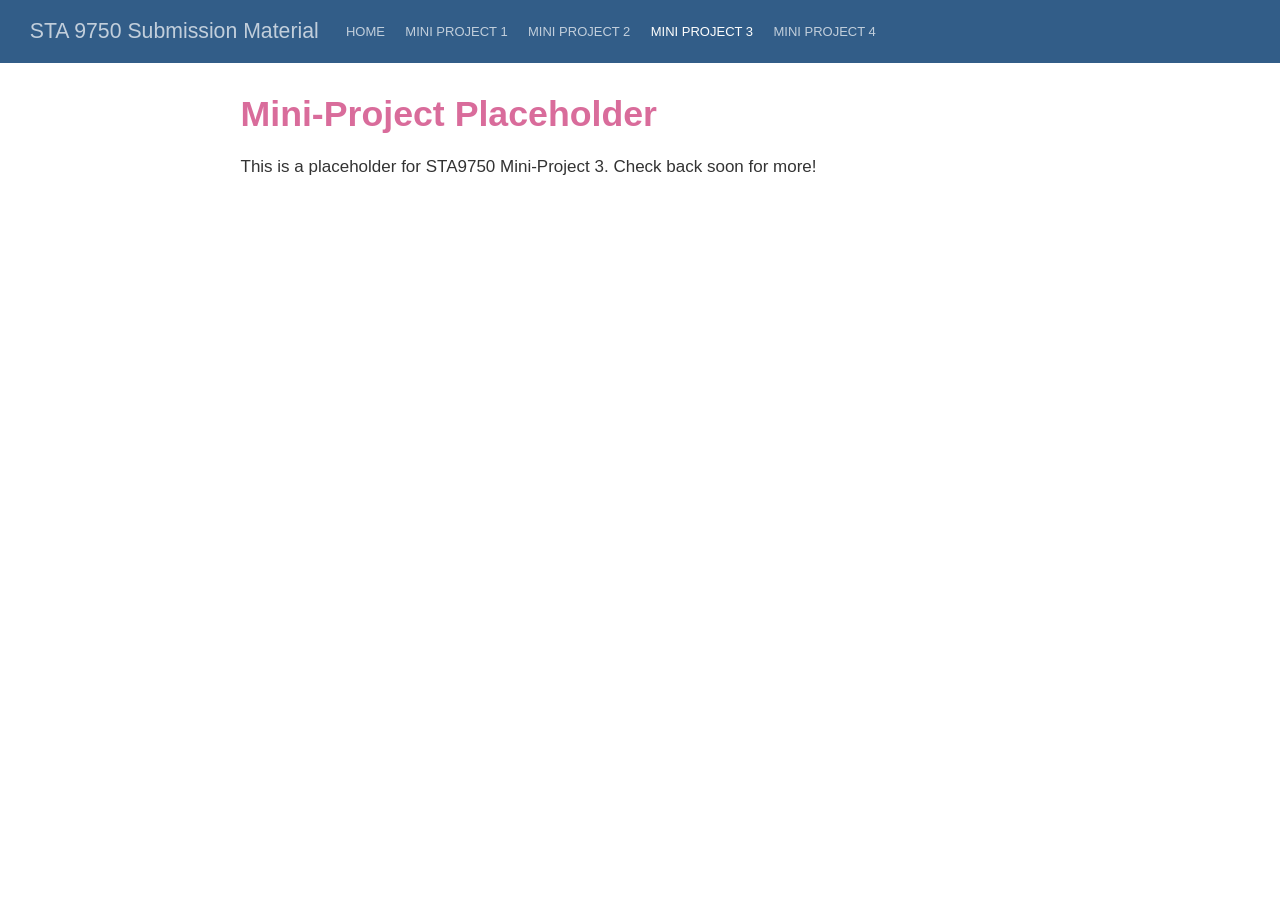
<file: docs/mp03.html>
<!DOCTYPE html>
<html xmlns="http://www.w3.org/1999/xhtml" lang="en" xml:lang="en"><head>

<meta charset="utf-8">
<meta name="generator" content="quarto-1.10.18">

<meta name="viewport" content="width=device-width, initial-scale=1.0, user-scalable=yes">


<title>Mini-Project Placeholder – STA 9750 Submission Material</title>
<style>
/* Default styles provided by pandoc.
** See https://pandoc.org/MANUAL.html#variables-for-html for config info.
*/
span.smallcaps{font-variant: small-caps;}
div.columns{display: flex; gap: 1.5em;}
div.column{flex: auto;}
@media screen {
div.columns{gap: min(4vw, 1.5em);}
div.column{overflow-x: auto;}
}
div.hanging-indent{margin-left: 1.5em; text-indent: -1.5em;}
ul.task-list{list-style: none;}
ul.task-list li input[type="checkbox"] {
  width: 0.8em;
  margin: 0 0.8em 0.2em -1em; /* quarto-specific, see https://github.com/quarto-dev/quarto-cli/issues/4556 */ 
  vertical-align: middle;
}
</style>


<script src="site_libs/quarto-nav/quarto-nav.js"></script>
<script src="site_libs/quarto-nav/headroom.min.js"></script>
<script src="site_libs/clipboard/clipboard.min.js"></script>
<script src="site_libs/quarto-search/autocomplete.umd.js"></script>
<script src="site_libs/quarto-search/fuse.min.js"></script>
<script src="site_libs/quarto-search/quarto-search.js"></script>
<meta name="quarto:offset" content="./">
<script src="site_libs/quarto-html/quarto.js" type="module"></script>
<script src="site_libs/quarto-html/tabsets/tabsets.js" type="module"></script>
<script src="site_libs/quarto-html/popper.min.js"></script>
<script src="site_libs/quarto-html/tippy.umd.min.js"></script>
<script src="site_libs/quarto-html/anchor.min.js"></script>
<link href="site_libs/quarto-html/tippy.css" rel="stylesheet">
<link href="site_libs/quarto-html/quarto-syntax-highlighting-64a204ab8560d761af7679ceaba22944.css" rel="stylesheet" id="quarto-text-highlighting-styles">
<script src="site_libs/bootstrap/bootstrap.min.js"></script>
<link href="site_libs/bootstrap/bootstrap-icons.css" rel="stylesheet">
<link href="site_libs/bootstrap/bootstrap-ecffb29ab86c51f33a5c8b4be15da6e0.min.css" rel="stylesheet" append-hash="true" id="quarto-bootstrap" data-mode="light">
<script id="quarto-search-options" type="application/json">{
  "location": "navbar",
  "copy-button": false,
  "collapse-after": 3,
  "panel-placement": "end",
  "type": "overlay",
  "limit": 50,
  "keyboard-shortcut": [
    "f",
    "/",
    "s"
  ],
  "show-item-context": false,
  "language": {
    "search-no-results-text": "No results",
    "search-matching-documents-text": "matching documents",
    "search-copy-link-title": "Copy link to search",
    "search-hide-matches-text": "Hide additional matches",
    "search-more-match-text": "more match in this document",
    "search-more-matches-text": "more matches in this document",
    "search-clear-button-title": "Clear",
    "search-text-placeholder": "",
    "search-detached-cancel-button-title": "Cancel",
    "search-submit-button-title": "Submit",
    "search-label": "Search"
  }
}</script>


<link rel="stylesheet" href="styles.css">
</head>

<body class="nav-fixed fullcontent quarto-light">

<div id="quarto-search-results"></div>
  <header id="quarto-header" class="headroom fixed-top">
    <nav class="navbar navbar-expand-lg " data-bs-theme="dark">
      <div class="navbar-container container-fluid">
      <div class="navbar-brand-container mx-auto">
    <a class="navbar-brand" href="./index.html">
    <span class="navbar-title">STA 9750 Submission Material</span>
    </a>
  </div>
          <button class="navbar-toggler" type="button" data-bs-toggle="collapse" data-bs-target="#navbarCollapse" aria-controls="navbarCollapse" role="menu" aria-expanded="false" aria-label="Toggle navigation" onclick="if (window.quartoToggleHeadroom) { window.quartoToggleHeadroom(); }">
  <span class="navbar-toggler-icon"></span>
</button>
          <div class="collapse navbar-collapse" id="navbarCollapse">
            <ul class="navbar-nav navbar-nav-scroll me-auto">
  <li class="nav-item">
    <a class="nav-link" href="./index.html"> 
<span class="menu-text">Home</span></a>
  </li>  
  <li class="nav-item">
    <a class="nav-link" href="./mp01.html"> 
<span class="menu-text">Mini Project 1</span></a>
  </li>  
  <li class="nav-item">
    <a class="nav-link" href="./mp02.html"> 
<span class="menu-text">Mini Project 2</span></a>
  </li>  
  <li class="nav-item">
    <a class="nav-link active" href="./mp03.html" aria-current="page"> 
<span class="menu-text">Mini Project 3</span></a>
  </li>  
  <li class="nav-item">
    <a class="nav-link" href="./mp04.html"> 
<span class="menu-text">Mini Project 4</span></a>
  </li>  
</ul>
          </div> <!-- /navcollapse -->
            <div class="quarto-navbar-tools">
</div>
      </div> <!-- /container-fluid -->
    </nav>
</header>
<!-- content -->
<div id="quarto-content" class="quarto-container page-columns page-rows-contents page-layout-article page-navbar">
<!-- sidebar -->
<!-- margin-sidebar -->
    
<!-- main -->
<main class="content" id="quarto-document-content">

<header id="title-block-header" class="quarto-title-block default">
<div class="quarto-title">
<h1 class="title">Mini-Project Placeholder</h1>
</div>



<div class="quarto-title-meta">

    
  
    
  </div>
  


</header>


<p>This is a placeholder for STA9750 Mini-Project 3. Check back soon for more!</p>



</main> <!-- /main -->
<script id="quarto-html-after-body" type="application/javascript">
  window.document.addEventListener("DOMContentLoaded", function (event) {
    const icon = "";
    const anchorJS = new window.AnchorJS();
    anchorJS.options = {
      placement: 'right',
      icon: icon
    };
    anchorJS.add('.anchored');
    const isCodeAnnotation = (el) => {
      for (const clz of el.classList) {
        if (clz.startsWith('code-annotation-')) {                     
          return true;
        }
      }
      return false;
    }
    const onCopySuccess = function(e) {
      // button target
      const button = e.trigger;
      // don't keep focus
      button.blur();
      // flash "checked"
      button.classList.add('code-copy-button-checked');
      var currentTitle = button.getAttribute("title");
      button.setAttribute("title", "Copied!");
      let tooltip;
      if (window.bootstrap) {
        button.setAttribute("data-bs-toggle", "tooltip");
        button.setAttribute("data-bs-placement", "left");
        button.setAttribute("data-bs-title", "Copied!");
        tooltip = new bootstrap.Tooltip(button, 
          { trigger: "manual", 
            customClass: "code-copy-button-tooltip",
            offset: [0, -8]});
        tooltip.show();    
      }
      setTimeout(function() {
        if (tooltip) {
          tooltip.hide();
          button.removeAttribute("data-bs-title");
          button.removeAttribute("data-bs-toggle");
          button.removeAttribute("data-bs-placement");
        }
        button.setAttribute("title", currentTitle);
        button.classList.remove('code-copy-button-checked');
      }, 1000);
      // clear code selection
      e.clearSelection();
    }
    const getTextToCopy = function(trigger) {
      const outerScaffold = trigger.parentElement.cloneNode(true);
      const codeEl = outerScaffold.querySelector('code');
      for (const childEl of codeEl.children) {
        if (isCodeAnnotation(childEl)) {
          childEl.remove();
        }
      }
      return codeEl.innerText;
    }
    const clipboard = new window.ClipboardJS('.code-copy-button:not([data-in-quarto-modal])', {
      text: getTextToCopy
    });
    clipboard.on('success', onCopySuccess);
    if (window.document.getElementById('quarto-embedded-source-code-modal')) {
      const clipboardModal = new window.ClipboardJS('.code-copy-button[data-in-quarto-modal]', {
        text: getTextToCopy,
        container: window.document.getElementById('quarto-embedded-source-code-modal')
      });
      clipboardModal.on('success', onCopySuccess);
    }
      var localhostRegex = new RegExp(/^(?:http|https):\/\/localhost\:?[0-9]*\//);
      var mailtoRegex = new RegExp(/^mailto:/);
        var filterRegex = new RegExp("https:\/\/kyalKyalLab\.github\.io\/STA9750-2026-FALL\/");
      var isInternal = (href) => {
          return filterRegex.test(href) || localhostRegex.test(href) || mailtoRegex.test(href);
      }
      // Inspect non-navigation links and adorn them if external
     var links = window.document.querySelectorAll('a[href]:not(.nav-link):not(.navbar-brand):not(.toc-action):not(.sidebar-link):not(.sidebar-item-toggle):not(.pagination-link):not(.no-external):not([aria-hidden]):not(.dropdown-item):not(.quarto-navigation-tool):not(.about-link)');
      for (var i=0; i<links.length; i++) {
        const link = links[i];
        if (!isInternal(link.href)) {
          // undo the damage that might have been done by quarto-nav.js in the case of
          // links that we want to consider external
          if (link.dataset.originalHref !== undefined) {
            link.href = link.dataset.originalHref;
          }
        }
      }
    function tippyHover(el, contentFn, onTriggerFn, onUntriggerFn) {
      const config = {
        allowHTML: true,
        maxWidth: 500,
        delay: 100,
        arrow: false,
        appendTo: function(el) {
            return el.parentElement;
        },
        interactive: true,
        interactiveBorder: 10,
        theme: 'quarto',
        placement: 'bottom-start',
      };
      if (contentFn) {
        config.content = contentFn;
      }
      if (onTriggerFn) {
        config.onTrigger = onTriggerFn;
      }
      if (onUntriggerFn) {
        config.onUntrigger = onUntriggerFn;
      }
      window.tippy(el, config); 
    }
    const noterefs = window.document.querySelectorAll('a[role="doc-noteref"]');
    for (var i=0; i<noterefs.length; i++) {
      const ref = noterefs[i];
      tippyHover(ref, function() {
        // use id or data attribute instead here
        let href = ref.getAttribute('data-footnote-href') || ref.getAttribute('href');
        try { href = new URL(href).hash; } catch {}
        const id = href.replace(/^#\/?/, "");
        const note = window.document.getElementById(id);
        if (note) {
          return note.innerHTML;
        } else {
          return "";
        }
      });
    }
    const xrefs = window.document.querySelectorAll('a.quarto-xref');
    const processXRef = (id, note) => {
      // Strip column container classes
      const stripColumnClz = (el) => {
        el.classList.remove("page-full", "page-columns");
        if (el.children) {
          for (const child of el.children) {
            stripColumnClz(child);
          }
        }
      }
      stripColumnClz(note)
      if (id === null || id.startsWith('sec-')) {
        // Special case sections, only their first couple elements
        const container = document.createElement("div");
        if (note.children && note.children.length > 2) {
          container.appendChild(note.children[0].cloneNode(true));
          for (let i = 1; i < note.children.length; i++) {
            const child = note.children[i];
            if (child.tagName === "P" && child.innerText === "") {
              continue;
            } else {
              container.appendChild(child.cloneNode(true));
              break;
            }
          }
          if (window.Quarto?.typesetMath) {
            window.Quarto.typesetMath(container);
          }
          return container.innerHTML
        } else {
          if (window.Quarto?.typesetMath) {
            window.Quarto.typesetMath(note);
          }
          return note.innerHTML;
        }
      } else {
        // Remove any anchor links if they are present
        const anchorLink = note.querySelector('a.anchorjs-link');
        if (anchorLink) {
          anchorLink.remove();
        }
        if (window.Quarto?.typesetMath) {
          window.Quarto.typesetMath(note);
        }
        if (note.classList.contains("callout")) {
          return note.outerHTML;
        } else {
          return note.innerHTML;
        }
      }
    }
    for (var i=0; i<xrefs.length; i++) {
      const xref = xrefs[i];
      tippyHover(xref, undefined, function(instance) {
        instance.disable();
        let url = xref.getAttribute('href');
        let hash = undefined; 
        if (url.startsWith('#')) {
          hash = url;
        } else {
          try { hash = new URL(url).hash; } catch {}
        }
        if (hash) {
          const id = hash.replace(/^#\/?/, "");
          const note = window.document.getElementById(id);
          if (note !== null) {
            try {
              const html = processXRef(id, note.cloneNode(true));
              instance.setContent(html);
            } finally {
              instance.enable();
              instance.show();
            }
          } else {
            // See if we can fetch this
            fetch(url.split('#')[0])
            .then(res => res.text())
            .then(html => {
              const parser = new DOMParser();
              const htmlDoc = parser.parseFromString(html, "text/html");
              const note = htmlDoc.getElementById(id);
              if (note !== null) {
                const html = processXRef(id, note);
                instance.setContent(html);
              } 
            }).finally(() => {
              instance.enable();
              instance.show();
            });
          }
        } else {
          // See if we can fetch a full url (with no hash to target)
          // This is a special case and we should probably do some content thinning / targeting
          fetch(url)
          .then(res => res.text())
          .then(html => {
            const parser = new DOMParser();
            const htmlDoc = parser.parseFromString(html, "text/html");
            const note = htmlDoc.querySelector('main.content');
            if (note !== null) {
              // This should only happen for chapter cross references
              // (since there is no id in the URL)
              // remove the first header
              if (note.children.length > 0 && note.children[0].tagName === "HEADER") {
                note.children[0].remove();
              }
              const html = processXRef(null, note);
              instance.setContent(html);
            } 
          }).finally(() => {
            instance.enable();
            instance.show();
          });
        }
      }, function(instance) {
      });
    }
        let selectedAnnoteEl;
        const selectorForAnnotation = ( cell, annotation) => {
          let cellAttr = 'data-code-cell="' + cell + '"';
          let lineAttr = 'data-code-annotation="' +  annotation + '"';
          const selector = 'span[' + cellAttr + '][' + lineAttr + ']';
          return selector;
        }
        const selectCodeLines = (annoteEl) => {
          const doc = window.document;
          const targetCell = annoteEl.getAttribute("data-target-cell");
          const targetAnnotation = annoteEl.getAttribute("data-target-annotation");
          const annoteSpan = window.document.querySelector(selectorForAnnotation(targetCell, targetAnnotation));
          const lines = annoteSpan.getAttribute("data-code-lines").split(",");
          const lineIds = lines.map((line) => {
            return targetCell + "-" + line;
          })
          let top = null;
          let height = null;
          let parent = null;
          if (lineIds.length > 0) {
              //compute the position of the single el (top and bottom and make a div)
              const el = window.document.getElementById(lineIds[0]);
              top = el.offsetTop;
              height = el.offsetHeight;
              parent = el.parentElement.parentElement;
            if (lineIds.length > 1) {
              const lastEl = window.document.getElementById(lineIds[lineIds.length - 1]);
              const bottom = lastEl.offsetTop + lastEl.offsetHeight;
              height = bottom - top;
            }
            if (top !== null && height !== null && parent !== null) {
              // cook up a div (if necessary) and position it 
              let div = window.document.getElementById("code-annotation-line-highlight");
              if (div === null) {
                div = window.document.createElement("div");
                div.setAttribute("id", "code-annotation-line-highlight");
                div.style.position = 'absolute';
                parent.appendChild(div);
              }
              div.style.top = top - 2 + "px";
              div.style.height = height + 4 + "px";
              div.style.left = 0;
              let gutterDiv = window.document.getElementById("code-annotation-line-highlight-gutter");
              if (gutterDiv === null) {
                gutterDiv = window.document.createElement("div");
                gutterDiv.setAttribute("id", "code-annotation-line-highlight-gutter");
                gutterDiv.style.position = 'absolute';
                const codeCell = window.document.getElementById(targetCell);
                const gutter = codeCell.querySelector('.code-annotation-gutter');
                gutter.appendChild(gutterDiv);
              }
              gutterDiv.style.top = top - 2 + "px";
              gutterDiv.style.height = height + 4 + "px";
            }
            selectedAnnoteEl = annoteEl;
          }
        };
        const unselectCodeLines = () => {
          const elementsIds = ["code-annotation-line-highlight", "code-annotation-line-highlight-gutter"];
          elementsIds.forEach((elId) => {
            const div = window.document.getElementById(elId);
            if (div) {
              div.remove();
            }
          });
          selectedAnnoteEl = undefined;
        };
          // Handle positioning of the toggle
      window.addEventListener(
        "resize",
        throttle(() => {
          elRect = undefined;
          if (selectedAnnoteEl) {
            selectCodeLines(selectedAnnoteEl);
          }
        }, 10)
      );
      function throttle(fn, ms) {
      let throttle = false;
      let timer;
        return (...args) => {
          if(!throttle) { // first call gets through
              fn.apply(this, args);
              throttle = true;
          } else { // all the others get throttled
              if(timer) clearTimeout(timer); // cancel #2
              timer = setTimeout(() => {
                fn.apply(this, args);
                timer = throttle = false;
              }, ms);
          }
        };
      }
        // Attach click handler to the DT
        const annoteDls = window.document.querySelectorAll('dt[data-target-cell]');
        for (const annoteDlNode of annoteDls) {
          annoteDlNode.addEventListener('click', (event) => {
            const clickedEl = event.target;
            if (clickedEl !== selectedAnnoteEl) {
              unselectCodeLines();
              const activeEl = window.document.querySelector('dt[data-target-cell].code-annotation-active');
              if (activeEl) {
                activeEl.classList.remove('code-annotation-active');
              }
              selectCodeLines(clickedEl);
              clickedEl.classList.add('code-annotation-active');
            } else {
              // Unselect the line
              unselectCodeLines();
              clickedEl.classList.remove('code-annotation-active');
            }
          });
        }
    const findCites = (el) => {
      const parentEl = el.parentElement;
      if (parentEl) {
        const cites = parentEl.dataset.cites;
        if (cites) {
          return {
            el,
            cites: cites.split(' ')
          };
        } else {
          return findCites(el.parentElement)
        }
      } else {
        return undefined;
      }
    };
    var bibliorefs = window.document.querySelectorAll('a[role="doc-biblioref"]');
    for (var i=0; i<bibliorefs.length; i++) {
      const ref = bibliorefs[i];
      const citeInfo = findCites(ref);
      if (citeInfo) {
        tippyHover(citeInfo.el, function() {
          var popup = window.document.createElement('div');
          citeInfo.cites.forEach(function(cite) {
            var citeDiv = window.document.createElement('div');
            citeDiv.classList.add('hanging-indent');
            citeDiv.classList.add('csl-entry');
            var biblioDiv = window.document.getElementById('ref-' + cite);
            if (biblioDiv) {
              citeDiv.innerHTML = biblioDiv.innerHTML;
            }
            popup.appendChild(citeDiv);
          });
          return popup.innerHTML;
        });
      }
    }
  });
  </script>
</div> <!-- /content -->




</body></html>
</file>
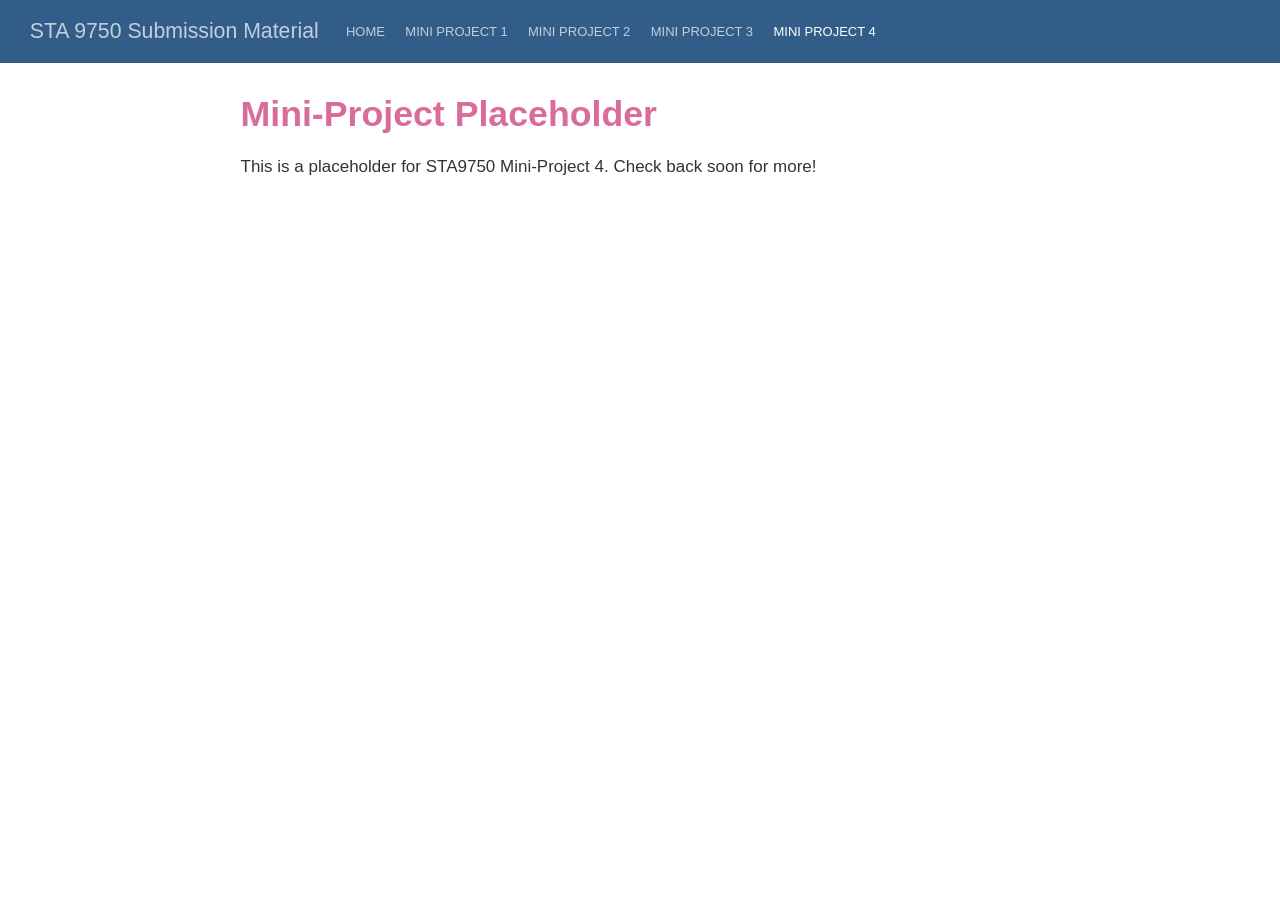
<file: docs/mp04.html>
<!DOCTYPE html>
<html xmlns="http://www.w3.org/1999/xhtml" lang="en" xml:lang="en"><head>

<meta charset="utf-8">
<meta name="generator" content="quarto-1.10.18">

<meta name="viewport" content="width=device-width, initial-scale=1.0, user-scalable=yes">


<title>Mini-Project Placeholder – STA 9750 Submission Material</title>
<style>
/* Default styles provided by pandoc.
** See https://pandoc.org/MANUAL.html#variables-for-html for config info.
*/
span.smallcaps{font-variant: small-caps;}
div.columns{display: flex; gap: 1.5em;}
div.column{flex: auto;}
@media screen {
div.columns{gap: min(4vw, 1.5em);}
div.column{overflow-x: auto;}
}
div.hanging-indent{margin-left: 1.5em; text-indent: -1.5em;}
ul.task-list{list-style: none;}
ul.task-list li input[type="checkbox"] {
  width: 0.8em;
  margin: 0 0.8em 0.2em -1em; /* quarto-specific, see https://github.com/quarto-dev/quarto-cli/issues/4556 */ 
  vertical-align: middle;
}
</style>


<script src="site_libs/quarto-nav/quarto-nav.js"></script>
<script src="site_libs/quarto-nav/headroom.min.js"></script>
<script src="site_libs/clipboard/clipboard.min.js"></script>
<script src="site_libs/quarto-search/autocomplete.umd.js"></script>
<script src="site_libs/quarto-search/fuse.min.js"></script>
<script src="site_libs/quarto-search/quarto-search.js"></script>
<meta name="quarto:offset" content="./">
<script src="site_libs/quarto-html/quarto.js" type="module"></script>
<script src="site_libs/quarto-html/tabsets/tabsets.js" type="module"></script>
<script src="site_libs/quarto-html/popper.min.js"></script>
<script src="site_libs/quarto-html/tippy.umd.min.js"></script>
<script src="site_libs/quarto-html/anchor.min.js"></script>
<link href="site_libs/quarto-html/tippy.css" rel="stylesheet">
<link href="site_libs/quarto-html/quarto-syntax-highlighting-64a204ab8560d761af7679ceaba22944.css" rel="stylesheet" id="quarto-text-highlighting-styles">
<script src="site_libs/bootstrap/bootstrap.min.js"></script>
<link href="site_libs/bootstrap/bootstrap-icons.css" rel="stylesheet">
<link href="site_libs/bootstrap/bootstrap-ecffb29ab86c51f33a5c8b4be15da6e0.min.css" rel="stylesheet" append-hash="true" id="quarto-bootstrap" data-mode="light">
<script id="quarto-search-options" type="application/json">{
  "location": "navbar",
  "copy-button": false,
  "collapse-after": 3,
  "panel-placement": "end",
  "type": "overlay",
  "limit": 50,
  "keyboard-shortcut": [
    "f",
    "/",
    "s"
  ],
  "show-item-context": false,
  "language": {
    "search-no-results-text": "No results",
    "search-matching-documents-text": "matching documents",
    "search-copy-link-title": "Copy link to search",
    "search-hide-matches-text": "Hide additional matches",
    "search-more-match-text": "more match in this document",
    "search-more-matches-text": "more matches in this document",
    "search-clear-button-title": "Clear",
    "search-text-placeholder": "",
    "search-detached-cancel-button-title": "Cancel",
    "search-submit-button-title": "Submit",
    "search-label": "Search"
  }
}</script>


<link rel="stylesheet" href="styles.css">
</head>

<body class="nav-fixed fullcontent quarto-light">

<div id="quarto-search-results"></div>
  <header id="quarto-header" class="headroom fixed-top">
    <nav class="navbar navbar-expand-lg " data-bs-theme="dark">
      <div class="navbar-container container-fluid">
      <div class="navbar-brand-container mx-auto">
    <a class="navbar-brand" href="./index.html">
    <span class="navbar-title">STA 9750 Submission Material</span>
    </a>
  </div>
          <button class="navbar-toggler" type="button" data-bs-toggle="collapse" data-bs-target="#navbarCollapse" aria-controls="navbarCollapse" role="menu" aria-expanded="false" aria-label="Toggle navigation" onclick="if (window.quartoToggleHeadroom) { window.quartoToggleHeadroom(); }">
  <span class="navbar-toggler-icon"></span>
</button>
          <div class="collapse navbar-collapse" id="navbarCollapse">
            <ul class="navbar-nav navbar-nav-scroll me-auto">
  <li class="nav-item">
    <a class="nav-link" href="./index.html"> 
<span class="menu-text">Home</span></a>
  </li>  
  <li class="nav-item">
    <a class="nav-link" href="./mp01.html"> 
<span class="menu-text">Mini Project 1</span></a>
  </li>  
  <li class="nav-item">
    <a class="nav-link" href="./mp02.html"> 
<span class="menu-text">Mini Project 2</span></a>
  </li>  
  <li class="nav-item">
    <a class="nav-link" href="./mp03.html"> 
<span class="menu-text">Mini Project 3</span></a>
  </li>  
  <li class="nav-item">
    <a class="nav-link active" href="./mp04.html" aria-current="page"> 
<span class="menu-text">Mini Project 4</span></a>
  </li>  
</ul>
          </div> <!-- /navcollapse -->
            <div class="quarto-navbar-tools">
</div>
      </div> <!-- /container-fluid -->
    </nav>
</header>
<!-- content -->
<div id="quarto-content" class="quarto-container page-columns page-rows-contents page-layout-article page-navbar">
<!-- sidebar -->
<!-- margin-sidebar -->
    
<!-- main -->
<main class="content" id="quarto-document-content">

<header id="title-block-header" class="quarto-title-block default">
<div class="quarto-title">
<h1 class="title">Mini-Project Placeholder</h1>
</div>



<div class="quarto-title-meta">

    
  
    
  </div>
  


</header>


<p>This is a placeholder for STA9750 Mini-Project 4. Check back soon for more!</p>



</main> <!-- /main -->
<script id="quarto-html-after-body" type="application/javascript">
  window.document.addEventListener("DOMContentLoaded", function (event) {
    const icon = "";
    const anchorJS = new window.AnchorJS();
    anchorJS.options = {
      placement: 'right',
      icon: icon
    };
    anchorJS.add('.anchored');
    const isCodeAnnotation = (el) => {
      for (const clz of el.classList) {
        if (clz.startsWith('code-annotation-')) {                     
          return true;
        }
      }
      return false;
    }
    const onCopySuccess = function(e) {
      // button target
      const button = e.trigger;
      // don't keep focus
      button.blur();
      // flash "checked"
      button.classList.add('code-copy-button-checked');
      var currentTitle = button.getAttribute("title");
      button.setAttribute("title", "Copied!");
      let tooltip;
      if (window.bootstrap) {
        button.setAttribute("data-bs-toggle", "tooltip");
        button.setAttribute("data-bs-placement", "left");
        button.setAttribute("data-bs-title", "Copied!");
        tooltip = new bootstrap.Tooltip(button, 
          { trigger: "manual", 
            customClass: "code-copy-button-tooltip",
            offset: [0, -8]});
        tooltip.show();    
      }
      setTimeout(function() {
        if (tooltip) {
          tooltip.hide();
          button.removeAttribute("data-bs-title");
          button.removeAttribute("data-bs-toggle");
          button.removeAttribute("data-bs-placement");
        }
        button.setAttribute("title", currentTitle);
        button.classList.remove('code-copy-button-checked');
      }, 1000);
      // clear code selection
      e.clearSelection();
    }
    const getTextToCopy = function(trigger) {
      const outerScaffold = trigger.parentElement.cloneNode(true);
      const codeEl = outerScaffold.querySelector('code');
      for (const childEl of codeEl.children) {
        if (isCodeAnnotation(childEl)) {
          childEl.remove();
        }
      }
      return codeEl.innerText;
    }
    const clipboard = new window.ClipboardJS('.code-copy-button:not([data-in-quarto-modal])', {
      text: getTextToCopy
    });
    clipboard.on('success', onCopySuccess);
    if (window.document.getElementById('quarto-embedded-source-code-modal')) {
      const clipboardModal = new window.ClipboardJS('.code-copy-button[data-in-quarto-modal]', {
        text: getTextToCopy,
        container: window.document.getElementById('quarto-embedded-source-code-modal')
      });
      clipboardModal.on('success', onCopySuccess);
    }
      var localhostRegex = new RegExp(/^(?:http|https):\/\/localhost\:?[0-9]*\//);
      var mailtoRegex = new RegExp(/^mailto:/);
        var filterRegex = new RegExp("https:\/\/kyalKyalLab\.github\.io\/STA9750-2026-FALL\/");
      var isInternal = (href) => {
          return filterRegex.test(href) || localhostRegex.test(href) || mailtoRegex.test(href);
      }
      // Inspect non-navigation links and adorn them if external
     var links = window.document.querySelectorAll('a[href]:not(.nav-link):not(.navbar-brand):not(.toc-action):not(.sidebar-link):not(.sidebar-item-toggle):not(.pagination-link):not(.no-external):not([aria-hidden]):not(.dropdown-item):not(.quarto-navigation-tool):not(.about-link)');
      for (var i=0; i<links.length; i++) {
        const link = links[i];
        if (!isInternal(link.href)) {
          // undo the damage that might have been done by quarto-nav.js in the case of
          // links that we want to consider external
          if (link.dataset.originalHref !== undefined) {
            link.href = link.dataset.originalHref;
          }
        }
      }
    function tippyHover(el, contentFn, onTriggerFn, onUntriggerFn) {
      const config = {
        allowHTML: true,
        maxWidth: 500,
        delay: 100,
        arrow: false,
        appendTo: function(el) {
            return el.parentElement;
        },
        interactive: true,
        interactiveBorder: 10,
        theme: 'quarto',
        placement: 'bottom-start',
      };
      if (contentFn) {
        config.content = contentFn;
      }
      if (onTriggerFn) {
        config.onTrigger = onTriggerFn;
      }
      if (onUntriggerFn) {
        config.onUntrigger = onUntriggerFn;
      }
      window.tippy(el, config); 
    }
    const noterefs = window.document.querySelectorAll('a[role="doc-noteref"]');
    for (var i=0; i<noterefs.length; i++) {
      const ref = noterefs[i];
      tippyHover(ref, function() {
        // use id or data attribute instead here
        let href = ref.getAttribute('data-footnote-href') || ref.getAttribute('href');
        try { href = new URL(href).hash; } catch {}
        const id = href.replace(/^#\/?/, "");
        const note = window.document.getElementById(id);
        if (note) {
          return note.innerHTML;
        } else {
          return "";
        }
      });
    }
    const xrefs = window.document.querySelectorAll('a.quarto-xref');
    const processXRef = (id, note) => {
      // Strip column container classes
      const stripColumnClz = (el) => {
        el.classList.remove("page-full", "page-columns");
        if (el.children) {
          for (const child of el.children) {
            stripColumnClz(child);
          }
        }
      }
      stripColumnClz(note)
      if (id === null || id.startsWith('sec-')) {
        // Special case sections, only their first couple elements
        const container = document.createElement("div");
        if (note.children && note.children.length > 2) {
          container.appendChild(note.children[0].cloneNode(true));
          for (let i = 1; i < note.children.length; i++) {
            const child = note.children[i];
            if (child.tagName === "P" && child.innerText === "") {
              continue;
            } else {
              container.appendChild(child.cloneNode(true));
              break;
            }
          }
          if (window.Quarto?.typesetMath) {
            window.Quarto.typesetMath(container);
          }
          return container.innerHTML
        } else {
          if (window.Quarto?.typesetMath) {
            window.Quarto.typesetMath(note);
          }
          return note.innerHTML;
        }
      } else {
        // Remove any anchor links if they are present
        const anchorLink = note.querySelector('a.anchorjs-link');
        if (anchorLink) {
          anchorLink.remove();
        }
        if (window.Quarto?.typesetMath) {
          window.Quarto.typesetMath(note);
        }
        if (note.classList.contains("callout")) {
          return note.outerHTML;
        } else {
          return note.innerHTML;
        }
      }
    }
    for (var i=0; i<xrefs.length; i++) {
      const xref = xrefs[i];
      tippyHover(xref, undefined, function(instance) {
        instance.disable();
        let url = xref.getAttribute('href');
        let hash = undefined; 
        if (url.startsWith('#')) {
          hash = url;
        } else {
          try { hash = new URL(url).hash; } catch {}
        }
        if (hash) {
          const id = hash.replace(/^#\/?/, "");
          const note = window.document.getElementById(id);
          if (note !== null) {
            try {
              const html = processXRef(id, note.cloneNode(true));
              instance.setContent(html);
            } finally {
              instance.enable();
              instance.show();
            }
          } else {
            // See if we can fetch this
            fetch(url.split('#')[0])
            .then(res => res.text())
            .then(html => {
              const parser = new DOMParser();
              const htmlDoc = parser.parseFromString(html, "text/html");
              const note = htmlDoc.getElementById(id);
              if (note !== null) {
                const html = processXRef(id, note);
                instance.setContent(html);
              } 
            }).finally(() => {
              instance.enable();
              instance.show();
            });
          }
        } else {
          // See if we can fetch a full url (with no hash to target)
          // This is a special case and we should probably do some content thinning / targeting
          fetch(url)
          .then(res => res.text())
          .then(html => {
            const parser = new DOMParser();
            const htmlDoc = parser.parseFromString(html, "text/html");
            const note = htmlDoc.querySelector('main.content');
            if (note !== null) {
              // This should only happen for chapter cross references
              // (since there is no id in the URL)
              // remove the first header
              if (note.children.length > 0 && note.children[0].tagName === "HEADER") {
                note.children[0].remove();
              }
              const html = processXRef(null, note);
              instance.setContent(html);
            } 
          }).finally(() => {
            instance.enable();
            instance.show();
          });
        }
      }, function(instance) {
      });
    }
        let selectedAnnoteEl;
        const selectorForAnnotation = ( cell, annotation) => {
          let cellAttr = 'data-code-cell="' + cell + '"';
          let lineAttr = 'data-code-annotation="' +  annotation + '"';
          const selector = 'span[' + cellAttr + '][' + lineAttr + ']';
          return selector;
        }
        const selectCodeLines = (annoteEl) => {
          const doc = window.document;
          const targetCell = annoteEl.getAttribute("data-target-cell");
          const targetAnnotation = annoteEl.getAttribute("data-target-annotation");
          const annoteSpan = window.document.querySelector(selectorForAnnotation(targetCell, targetAnnotation));
          const lines = annoteSpan.getAttribute("data-code-lines").split(",");
          const lineIds = lines.map((line) => {
            return targetCell + "-" + line;
          })
          let top = null;
          let height = null;
          let parent = null;
          if (lineIds.length > 0) {
              //compute the position of the single el (top and bottom and make a div)
              const el = window.document.getElementById(lineIds[0]);
              top = el.offsetTop;
              height = el.offsetHeight;
              parent = el.parentElement.parentElement;
            if (lineIds.length > 1) {
              const lastEl = window.document.getElementById(lineIds[lineIds.length - 1]);
              const bottom = lastEl.offsetTop + lastEl.offsetHeight;
              height = bottom - top;
            }
            if (top !== null && height !== null && parent !== null) {
              // cook up a div (if necessary) and position it 
              let div = window.document.getElementById("code-annotation-line-highlight");
              if (div === null) {
                div = window.document.createElement("div");
                div.setAttribute("id", "code-annotation-line-highlight");
                div.style.position = 'absolute';
                parent.appendChild(div);
              }
              div.style.top = top - 2 + "px";
              div.style.height = height + 4 + "px";
              div.style.left = 0;
              let gutterDiv = window.document.getElementById("code-annotation-line-highlight-gutter");
              if (gutterDiv === null) {
                gutterDiv = window.document.createElement("div");
                gutterDiv.setAttribute("id", "code-annotation-line-highlight-gutter");
                gutterDiv.style.position = 'absolute';
                const codeCell = window.document.getElementById(targetCell);
                const gutter = codeCell.querySelector('.code-annotation-gutter');
                gutter.appendChild(gutterDiv);
              }
              gutterDiv.style.top = top - 2 + "px";
              gutterDiv.style.height = height + 4 + "px";
            }
            selectedAnnoteEl = annoteEl;
          }
        };
        const unselectCodeLines = () => {
          const elementsIds = ["code-annotation-line-highlight", "code-annotation-line-highlight-gutter"];
          elementsIds.forEach((elId) => {
            const div = window.document.getElementById(elId);
            if (div) {
              div.remove();
            }
          });
          selectedAnnoteEl = undefined;
        };
          // Handle positioning of the toggle
      window.addEventListener(
        "resize",
        throttle(() => {
          elRect = undefined;
          if (selectedAnnoteEl) {
            selectCodeLines(selectedAnnoteEl);
          }
        }, 10)
      );
      function throttle(fn, ms) {
      let throttle = false;
      let timer;
        return (...args) => {
          if(!throttle) { // first call gets through
              fn.apply(this, args);
              throttle = true;
          } else { // all the others get throttled
              if(timer) clearTimeout(timer); // cancel #2
              timer = setTimeout(() => {
                fn.apply(this, args);
                timer = throttle = false;
              }, ms);
          }
        };
      }
        // Attach click handler to the DT
        const annoteDls = window.document.querySelectorAll('dt[data-target-cell]');
        for (const annoteDlNode of annoteDls) {
          annoteDlNode.addEventListener('click', (event) => {
            const clickedEl = event.target;
            if (clickedEl !== selectedAnnoteEl) {
              unselectCodeLines();
              const activeEl = window.document.querySelector('dt[data-target-cell].code-annotation-active');
              if (activeEl) {
                activeEl.classList.remove('code-annotation-active');
              }
              selectCodeLines(clickedEl);
              clickedEl.classList.add('code-annotation-active');
            } else {
              // Unselect the line
              unselectCodeLines();
              clickedEl.classList.remove('code-annotation-active');
            }
          });
        }
    const findCites = (el) => {
      const parentEl = el.parentElement;
      if (parentEl) {
        const cites = parentEl.dataset.cites;
        if (cites) {
          return {
            el,
            cites: cites.split(' ')
          };
        } else {
          return findCites(el.parentElement)
        }
      } else {
        return undefined;
      }
    };
    var bibliorefs = window.document.querySelectorAll('a[role="doc-biblioref"]');
    for (var i=0; i<bibliorefs.length; i++) {
      const ref = bibliorefs[i];
      const citeInfo = findCites(ref);
      if (citeInfo) {
        tippyHover(citeInfo.el, function() {
          var popup = window.document.createElement('div');
          citeInfo.cites.forEach(function(cite) {
            var citeDiv = window.document.createElement('div');
            citeDiv.classList.add('hanging-indent');
            citeDiv.classList.add('csl-entry');
            var biblioDiv = window.document.getElementById('ref-' + cite);
            if (biblioDiv) {
              citeDiv.innerHTML = biblioDiv.innerHTML;
            }
            popup.appendChild(citeDiv);
          });
          return popup.innerHTML;
        });
      }
    }
  });
  </script>
</div> <!-- /content -->




</body></html>
</file>
<file: docs/site_libs/quarto-html/tippy.css>
.tippy-box[data-animation=fade][data-state=hidden]{opacity:0}[data-tippy-root]{max-width:calc(100vw - 10px)}.tippy-box{position:relative;background-color:#333;color:#fff;border-radius:4px;font-size:14px;line-height:1.4;white-space:normal;outline:0;transition-property:transform,visibility,opacity}.tippy-box[data-placement^=top]>.tippy-arrow{bottom:0}.tippy-box[data-placement^=top]>.tippy-arrow:before{bottom:-7px;left:0;border-width:8px 8px 0;border-top-color:initial;transform-origin:center top}.tippy-box[data-placement^=bottom]>.tippy-arrow{top:0}.tippy-box[data-placement^=bottom]>.tippy-arrow:before{top:-7px;left:0;border-width:0 8px 8px;border-bottom-color:initial;transform-origin:center bottom}.tippy-box[data-placement^=left]>.tippy-arrow{right:0}.tippy-box[data-placement^=left]>.tippy-arrow:before{border-width:8px 0 8px 8px;border-left-color:initial;right:-7px;transform-origin:center left}.tippy-box[data-placement^=right]>.tippy-arrow{left:0}.tippy-box[data-placement^=right]>.tippy-arrow:before{left:-7px;border-width:8px 8px 8px 0;border-right-color:initial;transform-origin:center right}.tippy-box[data-inertia][data-state=visible]{transition-timing-function:cubic-bezier(.54,1.5,.38,1.11)}.tippy-arrow{width:16px;height:16px;color:#333}.tippy-arrow:before{content:"";position:absolute;border-color:transparent;border-style:solid}.tippy-content{position:relative;padding:5px 9px;z-index:1}
</file>
<file: docs/site_libs/quarto-html/quarto-syntax-highlighting-64a204ab8560d761af7679ceaba22944.css>
/* quarto syntax highlight colors */
:root {
  --quarto-hl-ot-color: #003B4F;
  --quarto-hl-at-color: #657422;
  --quarto-hl-ss-color: #20794D;
  --quarto-hl-an-color: #5E5E5E;
  --quarto-hl-fu-color: #4758AB;
  --quarto-hl-st-color: #20794D;
  --quarto-hl-cf-color: #003B4F;
  --quarto-hl-op-color: #5E5E5E;
  --quarto-hl-er-color: #AD0000;
  --quarto-hl-bn-color: #AD0000;
  --quarto-hl-al-color: #AD0000;
  --quarto-hl-va-color: #111111;
  --quarto-hl-bu-color: inherit;
  --quarto-hl-ex-color: inherit;
  --quarto-hl-pp-color: #AD0000;
  --quarto-hl-in-color: #5E5E5E;
  --quarto-hl-vs-color: #20794D;
  --quarto-hl-wa-color: #5E5E5E;
  --quarto-hl-do-color: #5E5E5E;
  --quarto-hl-im-color: #00769E;
  --quarto-hl-ch-color: #20794D;
  --quarto-hl-dt-color: #AD0000;
  --quarto-hl-fl-color: #AD0000;
  --quarto-hl-co-color: #5E5E5E;
  --quarto-hl-cv-color: #5E5E5E;
  --quarto-hl-cn-color: #8f5902;
  --quarto-hl-sc-color: #5E5E5E;
  --quarto-hl-dv-color: #AD0000;
  --quarto-hl-kw-color: #003B4F;
}

/* other quarto variables */
:root {
  --quarto-font-monospace: SFMono-Regular, Menlo, Monaco, Consolas, "Liberation Mono", "Courier New", monospace;
}

/* syntax highlight based on Pandoc's rules */
pre > code.sourceCode > span {
  color: #003B4F;
}

code.sourceCode > span {
  color: #003B4F;
}

div.sourceCode,
div.sourceCode pre.sourceCode {
  color: #003B4F;
}

/* Normal */
code span {
  color: #003B4F;
}

/* Alert */
code span.al {
  color: #AD0000;
  font-style: inherit;
}

/* Annotation */
code span.an {
  color: #5E5E5E;
  font-style: inherit;
}

/* Attribute */
code span.at {
  color: #657422;
  font-style: inherit;
}

/* BaseN */
code span.bn {
  color: #AD0000;
  font-style: inherit;
}

/* BuiltIn */
code span.bu {
  font-style: inherit;
}

/* ControlFlow */
code span.cf {
  color: #003B4F;
  font-weight: bold;
  font-style: inherit;
}

/* Char */
code span.ch {
  color: #20794D;
  font-style: inherit;
}

/* Constant */
code span.cn {
  color: #8f5902;
  font-style: inherit;
}

/* Comment */
code span.co {
  color: #5E5E5E;
  font-style: inherit;
}

/* CommentVar */
code span.cv {
  color: #5E5E5E;
  font-style: italic;
}

/* Documentation */
code span.do {
  color: #5E5E5E;
  font-style: italic;
}

/* DataType */
code span.dt {
  color: #AD0000;
  font-style: inherit;
}

/* DecVal */
code span.dv {
  color: #AD0000;
  font-style: inherit;
}

/* Error */
code span.er {
  color: #AD0000;
  font-style: inherit;
}

/* Extension */
code span.ex {
  font-style: inherit;
}

/* Float */
code span.fl {
  color: #AD0000;
  font-style: inherit;
}

/* Function */
code span.fu {
  color: #4758AB;
  font-style: inherit;
}

/* Import */
code span.im {
  color: #00769E;
  font-style: inherit;
}

/* Information */
code span.in {
  color: #5E5E5E;
  font-style: inherit;
}

/* Keyword */
code span.kw {
  color: #003B4F;
  font-weight: bold;
  font-style: inherit;
}

/* Operator */
code span.op {
  color: #5E5E5E;
  font-style: inherit;
}

/* Other */
code span.ot {
  color: #003B4F;
  font-style: inherit;
}

/* Preprocessor */
code span.pp {
  color: #AD0000;
  font-style: inherit;
}

/* SpecialChar */
code span.sc {
  color: #5E5E5E;
  font-style: inherit;
}

/* SpecialString */
code span.ss {
  color: #20794D;
  font-style: inherit;
}

/* String */
code span.st {
  color: #20794D;
  font-style: inherit;
}

/* Variable */
code span.va {
  color: #111111;
  font-style: inherit;
}

/* VerbatimString */
code span.vs {
  color: #20794D;
  font-style: inherit;
}

/* Warning */
code span.wa {
  color: #5E5E5E;
  font-style: italic;
}

.prevent-inlining {
  content: "</";
}

/*# sourceMappingURL=9d8d5bb603a83b8298b89080a598c93b.css.map */
</file>
<file: docs/styles.css>
h1.title {
  color: #d96c9b;
}


/* Cute pink social buttons */

.connect-buttons {
  display: flex;
  gap: 12px;
  flex-wrap: wrap;
  margin-top: 15px;
}

.connect-button {
  display: inline-block;
  background-color: #FCE4EC;
  color: #AD326A !important;
  padding: 11px 24px;
  border-radius: 30px;
  border: 1px solid #F8BBD0;
  font-weight: 600;
  text-decoration: none !important;
  box-shadow: 0 3px 8px rgba(180, 55, 100, 0.10);
  transition: all 0.2s ease;
}

.connect-button:hover {
  background-color: #E96B9B;
  color: white !important;
  border-color: #E96B9B;
  transform: translateY(-2px);
}


body {
  font-family: "Helvetica Neue", Arial, sans-serif;
  line-height: 1.65;
  color: #333333;
  background-color: #ffffff;
}

h1, h2, h3 {
  color: #B83272;
  font-weight: 700;
}

h1 {
  font-size: 2.1rem;
  margin-bottom: 0.3rem;
}

h2 {
  font-size: 1.35rem;
  margin-top: 1.8rem;
  margin-bottom: 0.7rem;
  border-bottom: 2px solid #F3D6E4;
  padding-bottom: 0.3rem;
}

h3 {
  font-size: 1.1rem;
  margin-top: 1.2rem;
}

.press-release {
  max-width: 950px;
  margin: 0 auto;
  padding: 2rem;
}

.release-tag {
  display: inline-block;
  background: #FBEAF2;
  color: #B83272;
  font-weight: 700;
  font-size: 0.9rem;
  padding: 0.4rem 0.8rem;
  border-radius: 999px;
  margin-bottom: 1rem;
}

.subheadline {
  font-size: 1.05rem;
  color: #666666;
  margin-bottom: 1.4rem;
}

.lede {
  font-size: 1.02rem;
  background: #FCF6F9;
  border-left: 4px solid #D65A8A;
  padding: 1rem 1.2rem;
  border-radius: 8px;
  margin-bottom: 1.5rem;
}

.fact-box {
  display: grid;
  grid-template-columns: repeat(4, 1fr);
  gap: 0.8rem;
  margin: 1.4rem 0 1.8rem 0;
}

.fact-item {
  background: #FFF7FA;
  border: 1px solid #F3D6E4;
  border-radius: 10px;
  padding: 0.9rem;
  text-align: center;
}

.fact-number {
  font-size: 1.25rem;
  font-weight: 700;
  color: #B83272;
}

.fact-label {
  font-size: 0.88rem;
  color: #666666;
}

.award-card {
  background: #FFF9FB;
  border: 1px solid #F1D4E2;
  border-radius: 12px;
  padding: 1.2rem 1.3rem;
  margin: 1.2rem 0;
  box-shadow: 0 2px 8px rgba(0,0,0,0.04);
}

.award-title {
  color: #B83272;
  font-size: 1.15rem;
  font-weight: 700;
  margin-bottom: 0.5rem;
}

.highlight-number {
  color: #B83272;
  font-weight: 700;
}

.method-box, .source-box {
  background: #FAFAFA;
  border-left: 4px solid #D65A8A;
  padding: 1rem 1.2rem;
  border-radius: 8px;
  margin-top: 1.4rem;
}

.small-note {
  font-size: 0.92rem;
  color: #666666;
}

.media-title {
  margin-top: 2rem;
}

ul {
  padding-left: 1.2rem;
}

@media (max-width: 768px) {
  .fact-box {
    grid-template-columns: 1fr 1fr;
  }
}


/* GTA IV Press Release */

.press-release {
  background: #FFF8FB;
  border: 1px solid #EFD6E1;
  border-radius: 18px;
  padding: 2.5rem;
  max-width: 950px;
  margin: 2rem auto;
  box-shadow: 0 8px 28px rgba(184, 50, 114, 0.07);
  line-height: 1.7;
}

/* Press release headline */
.press-release h2 {
  color: #B83272;
  font-weight: 700;
  border-bottom: 2px solid #F1D4E2;
  padding-bottom: 0.8rem;
}

/* Award announcement cards */
.press-release .award-card {
  background: #FFF0F6;
  border: 1px solid #EED2DF;
  border-left: 5px solid #D65A8A;
  border-radius: 12px;
  padding: 1.5rem;
  margin: 1.5rem 0;
  box-shadow: none;
}

.press-release .award-card h4 {
  color: #B83272;
  font-weight: 700;
  margin-top: 0;
}

/* Vincidoo Award: softer contrasting color */
.press-release .vincidoo-card {
  background: #F7F3F7;
  border-color: #E6DCE5;
  border-left-color: #96738D;
}

.press-release .vincidoo-card h4 {
  color: #805875;
}

/* Better mobile spacing */
@media (max-width: 768px) {
  .press-release {
    padding: 1.25rem;
  }
}
</file>
<file: docs/site_libs/quarto-diagram/mermaid.css>
.mermaidTooltip {
  position: absolute;
  text-align: center;
  max-width: 200px;
  padding: 2px;
  font-family: "trebuchet ms", verdana, arial;
  font-size: 12px;
  background: #ffffde;
  border: 1px solid #aaaa33;
  border-radius: 2px;
  pointer-events: none;
  z-index: 1000;
}
</file>
